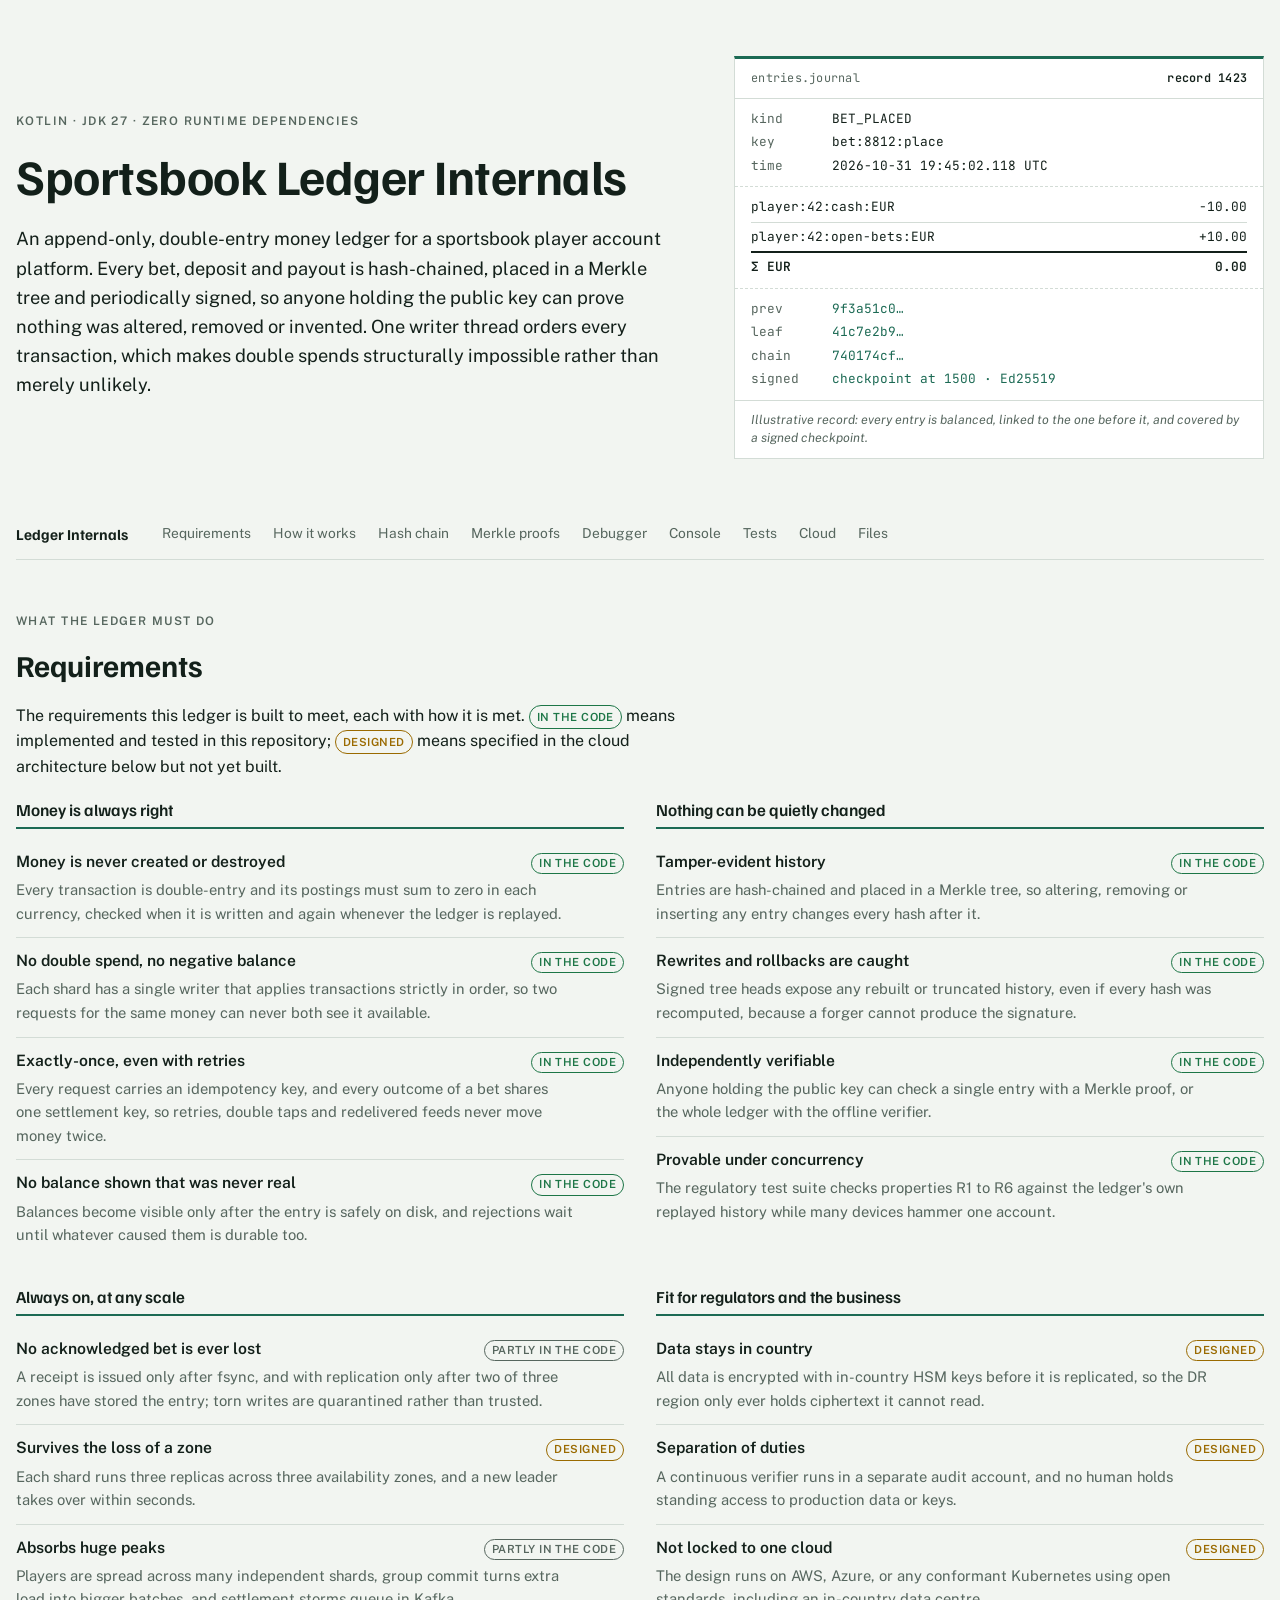
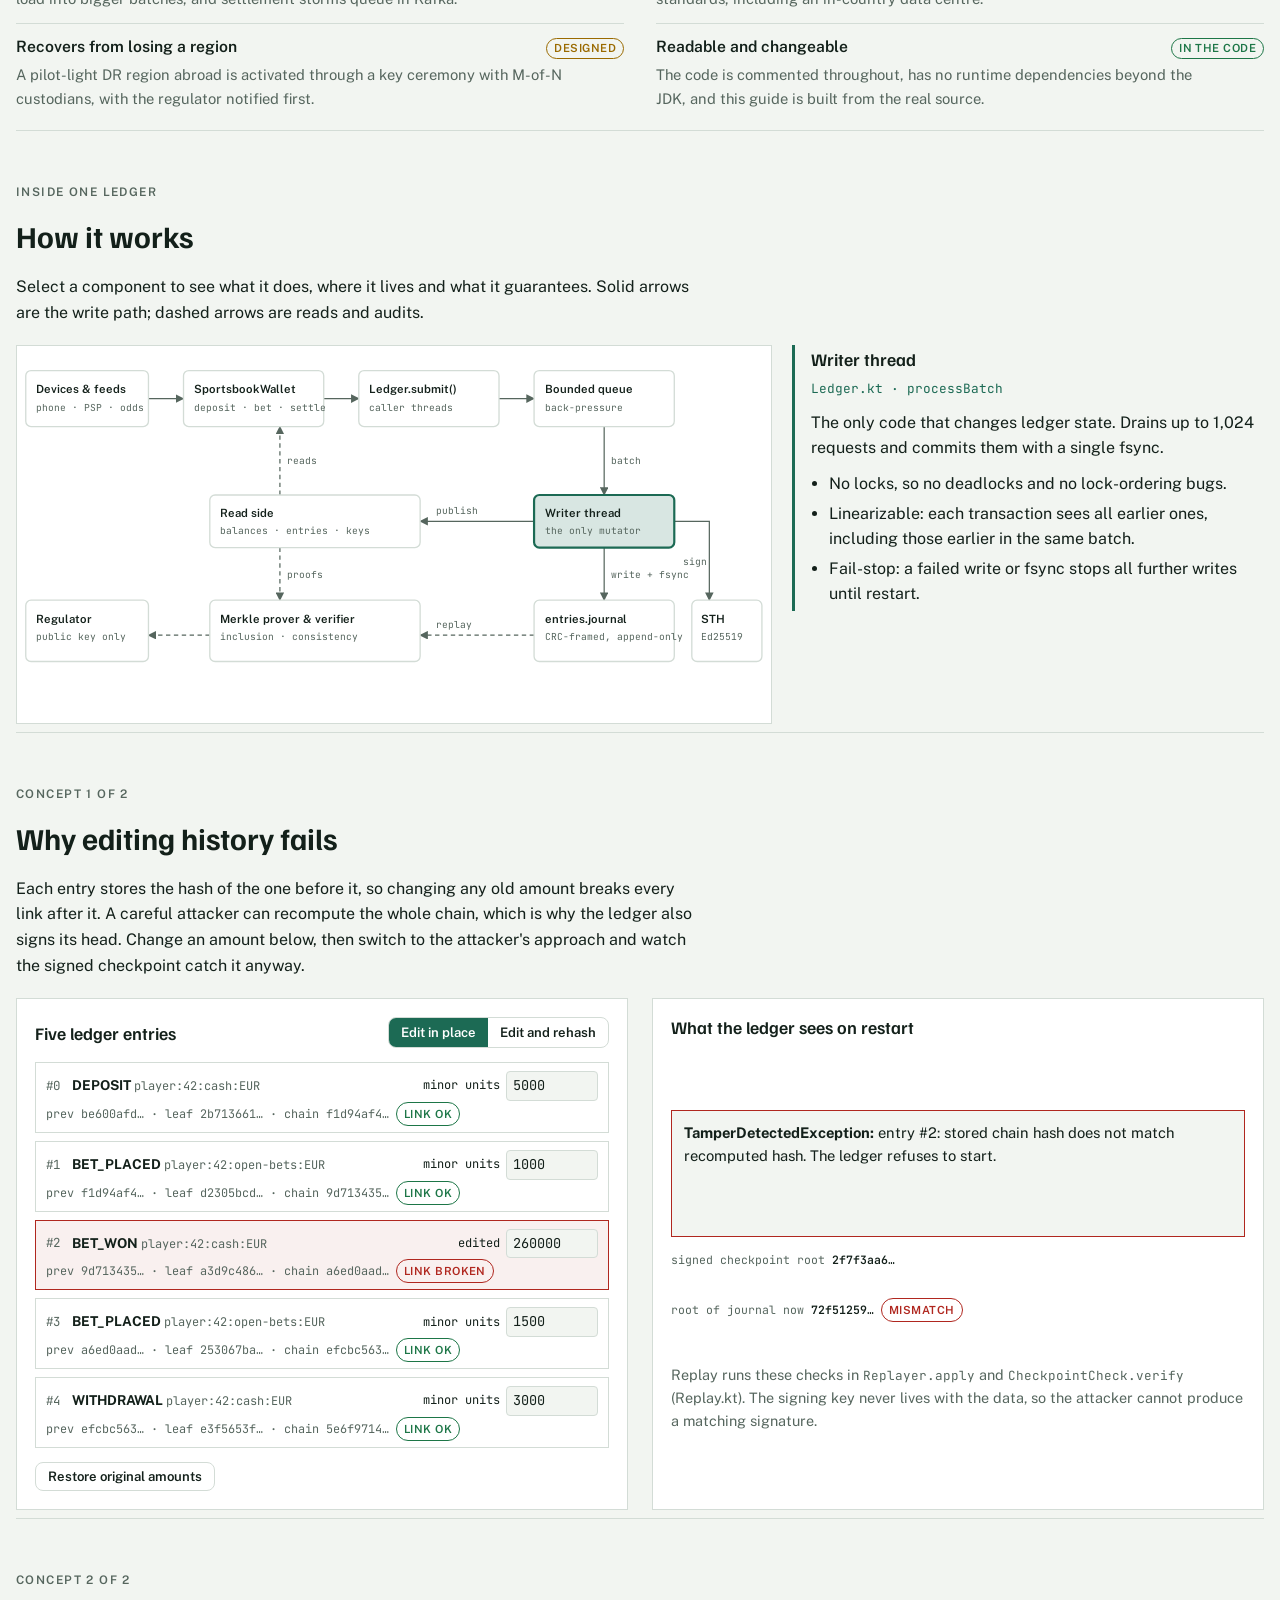
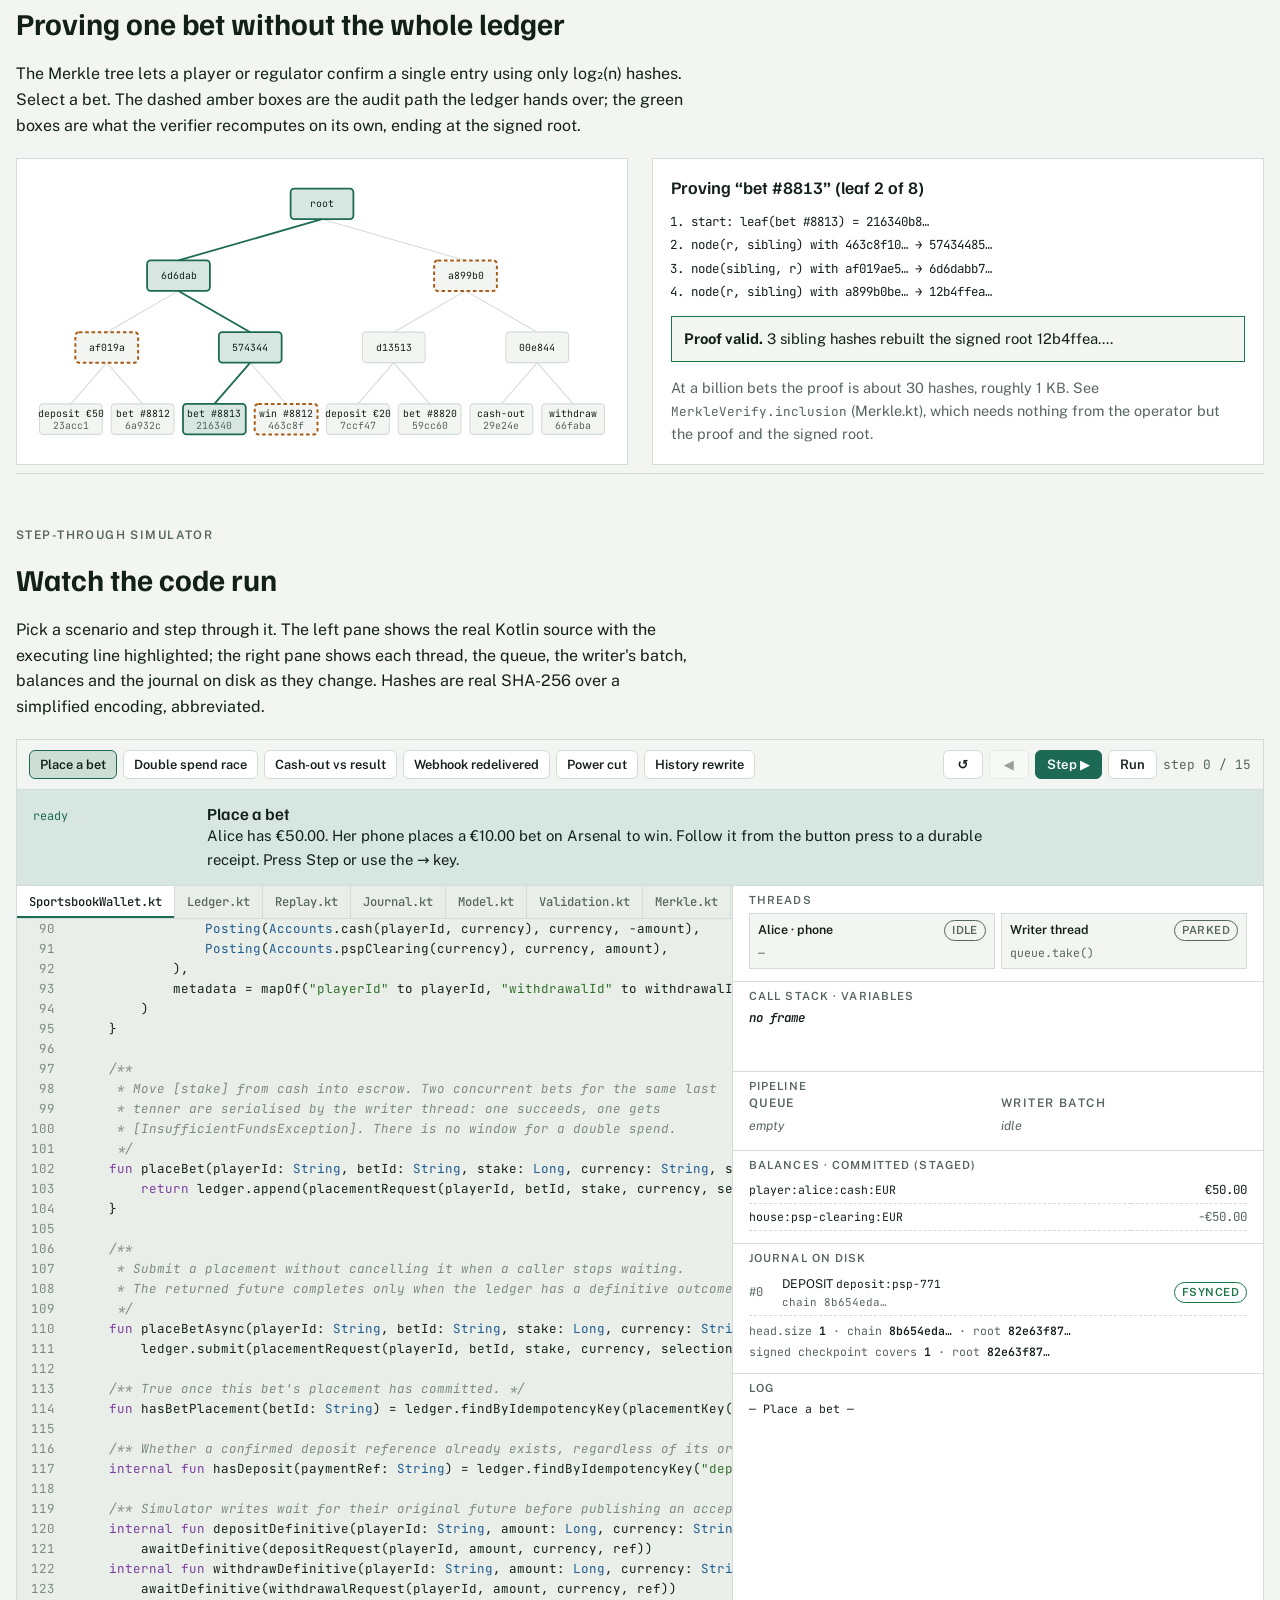
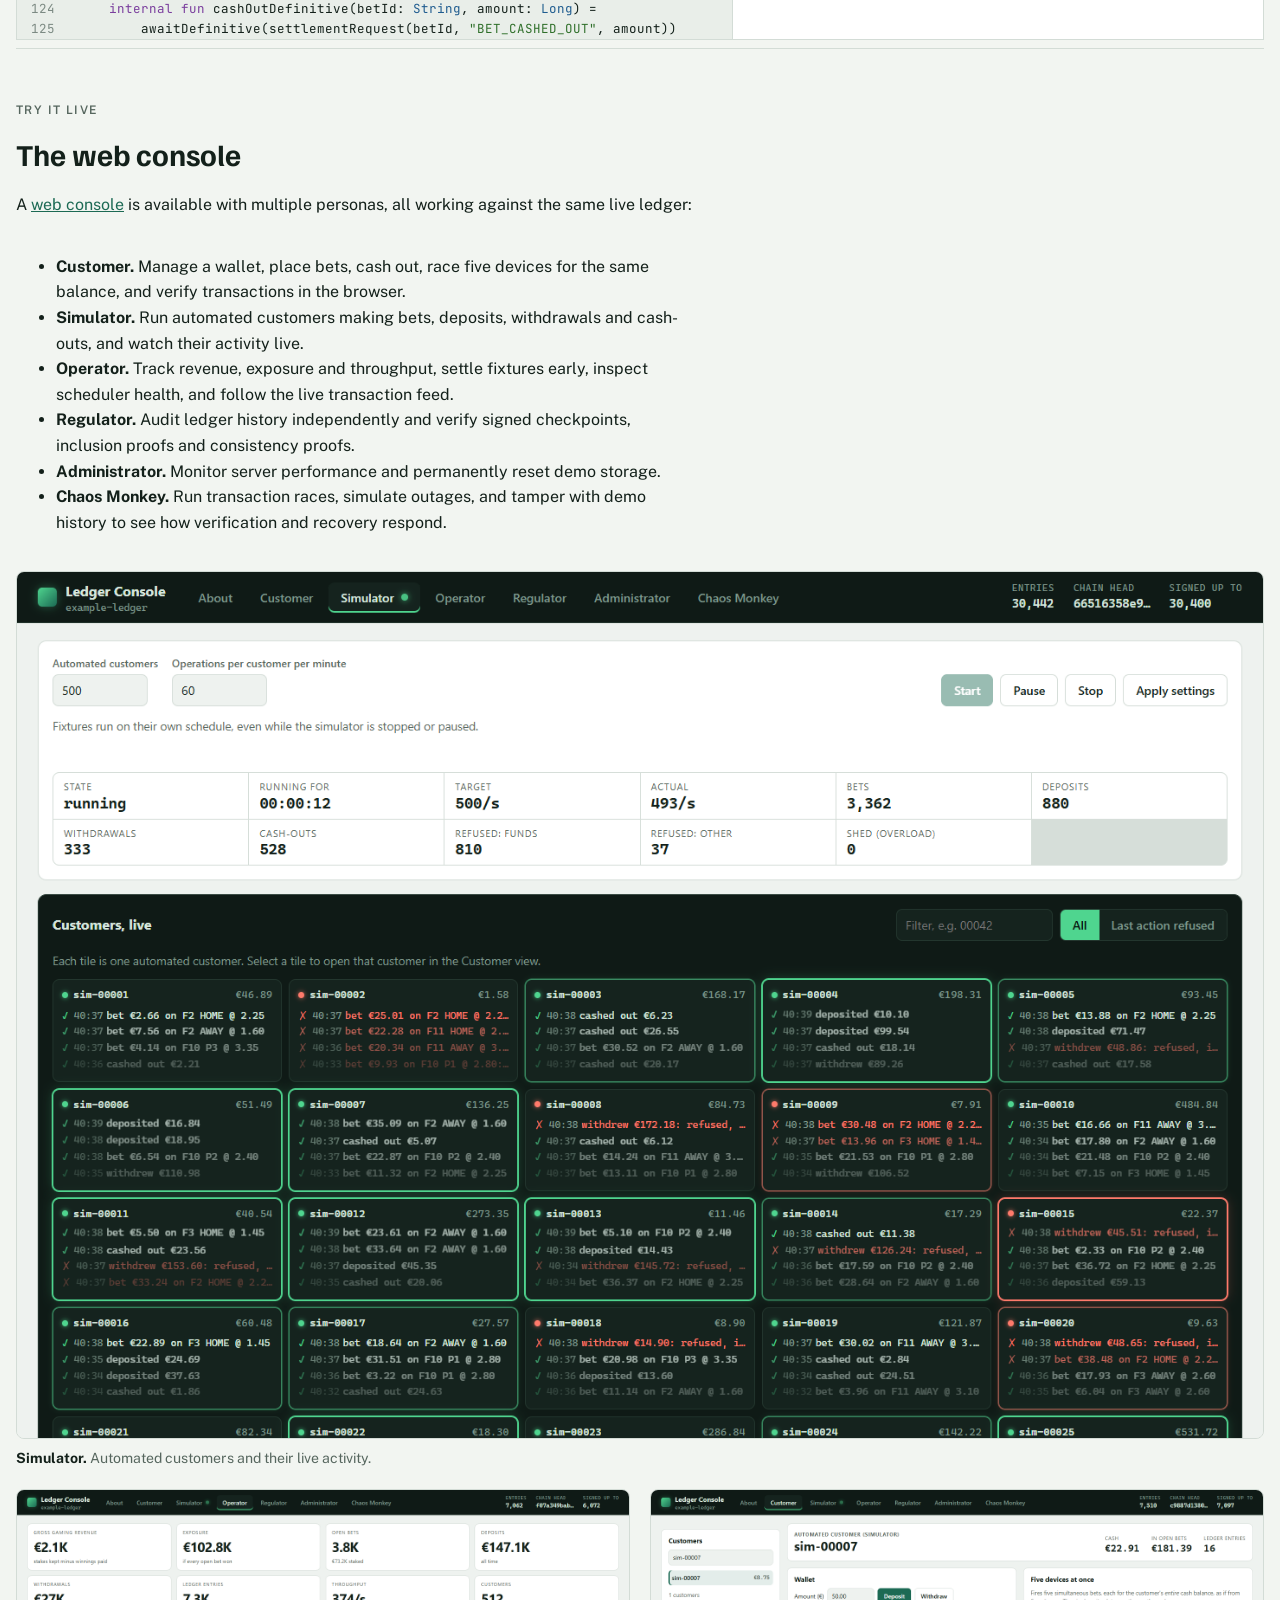
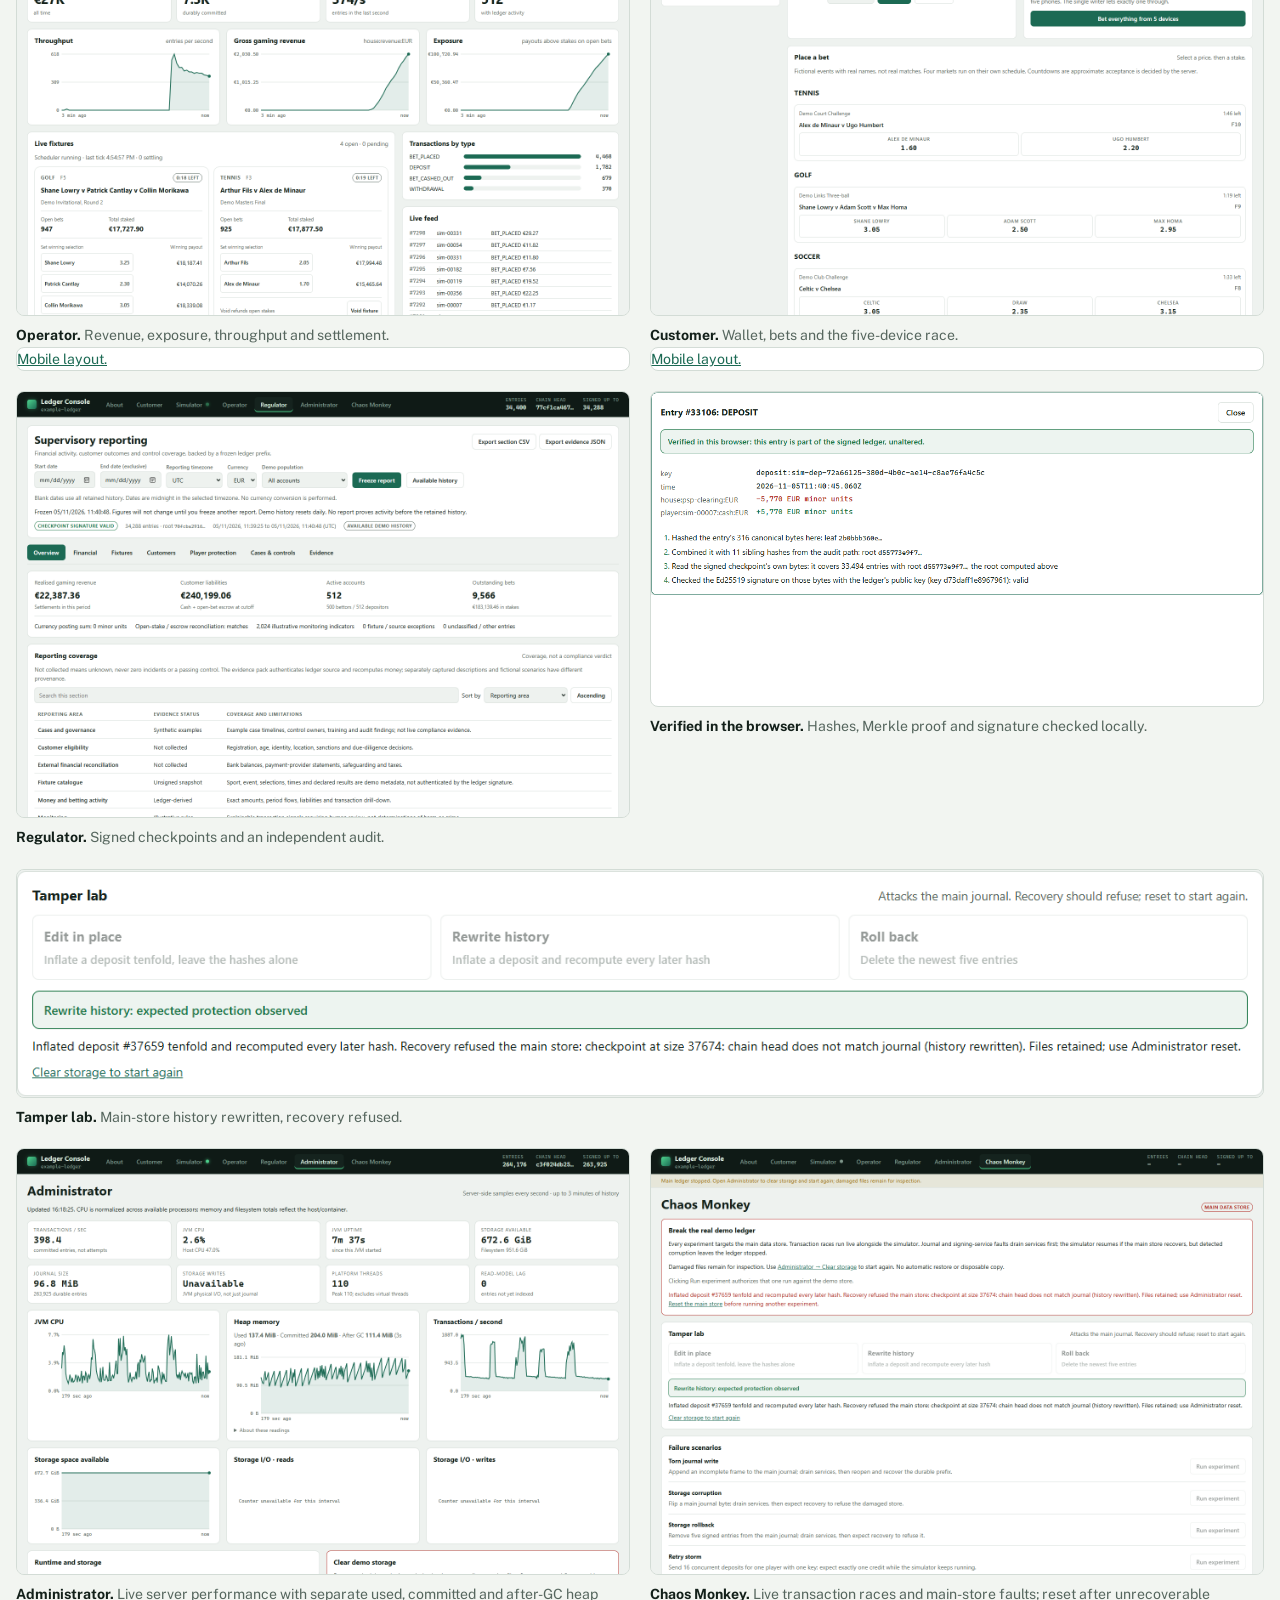
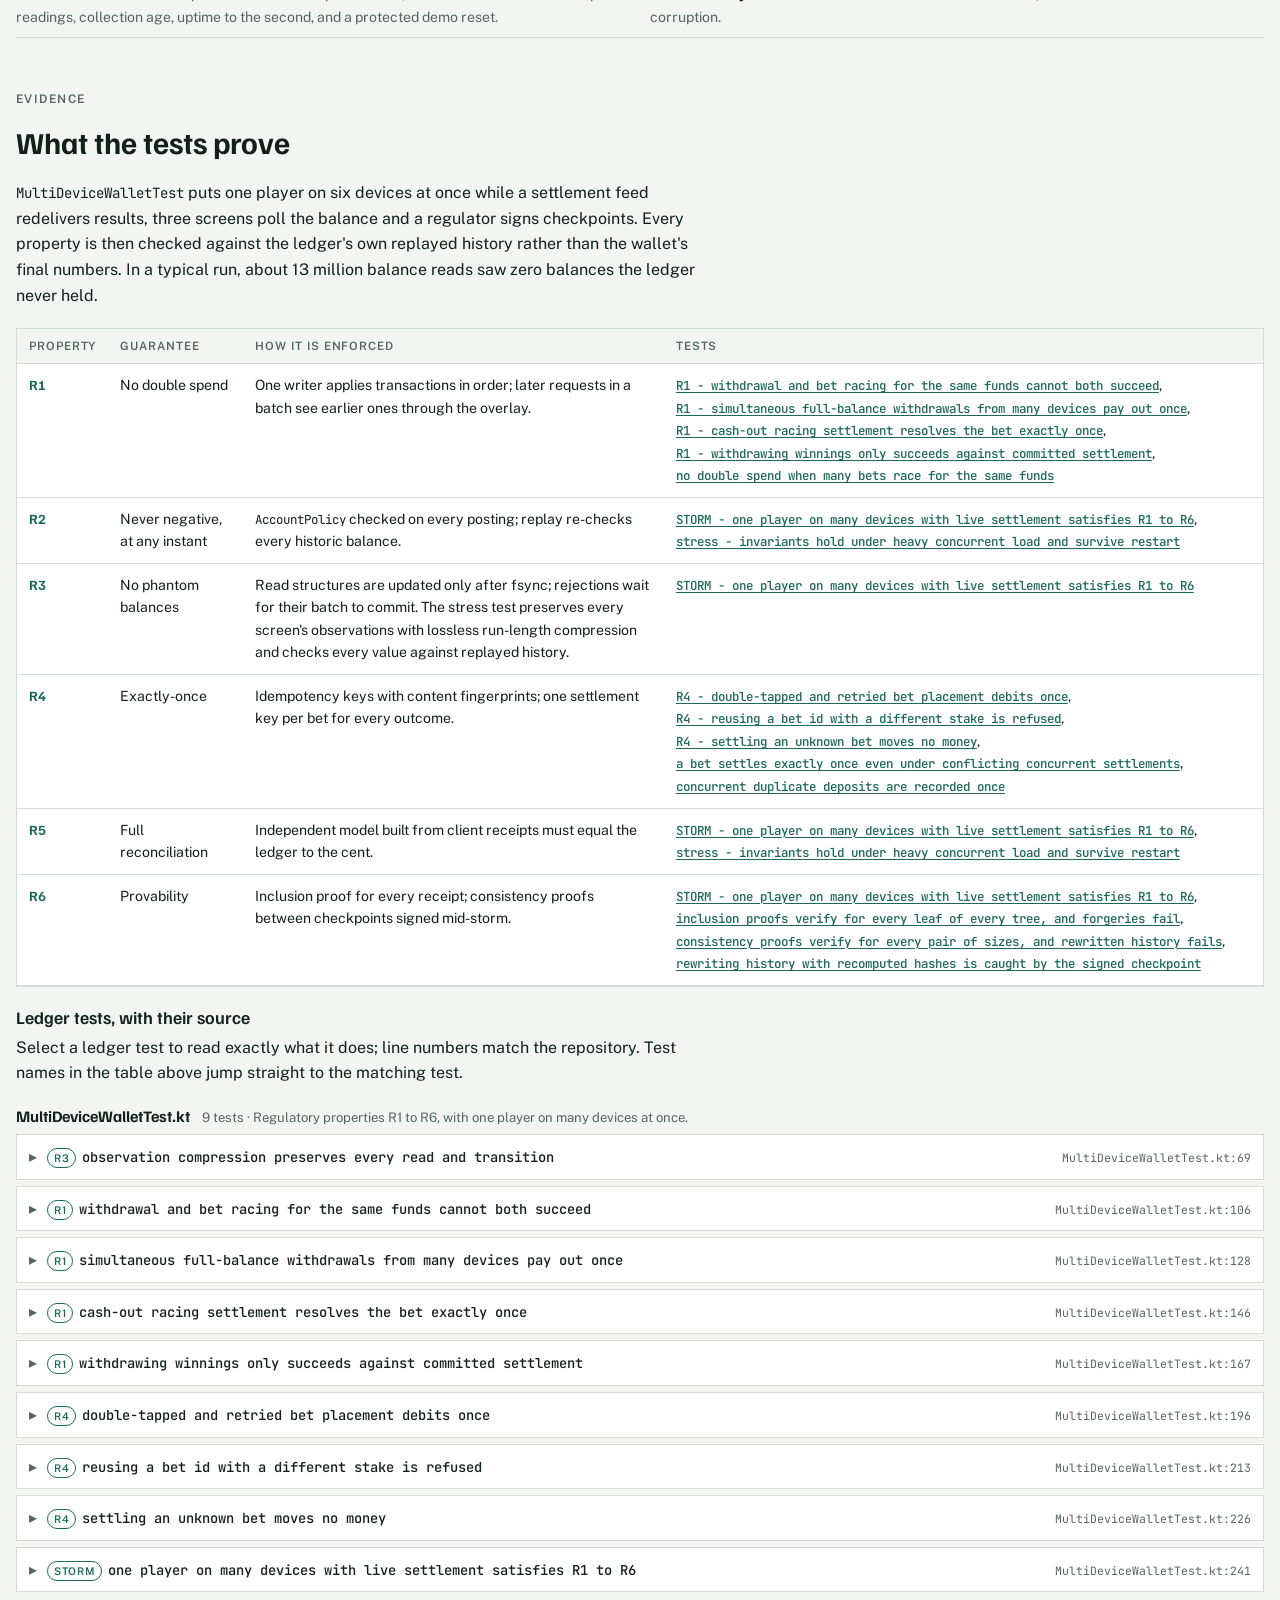
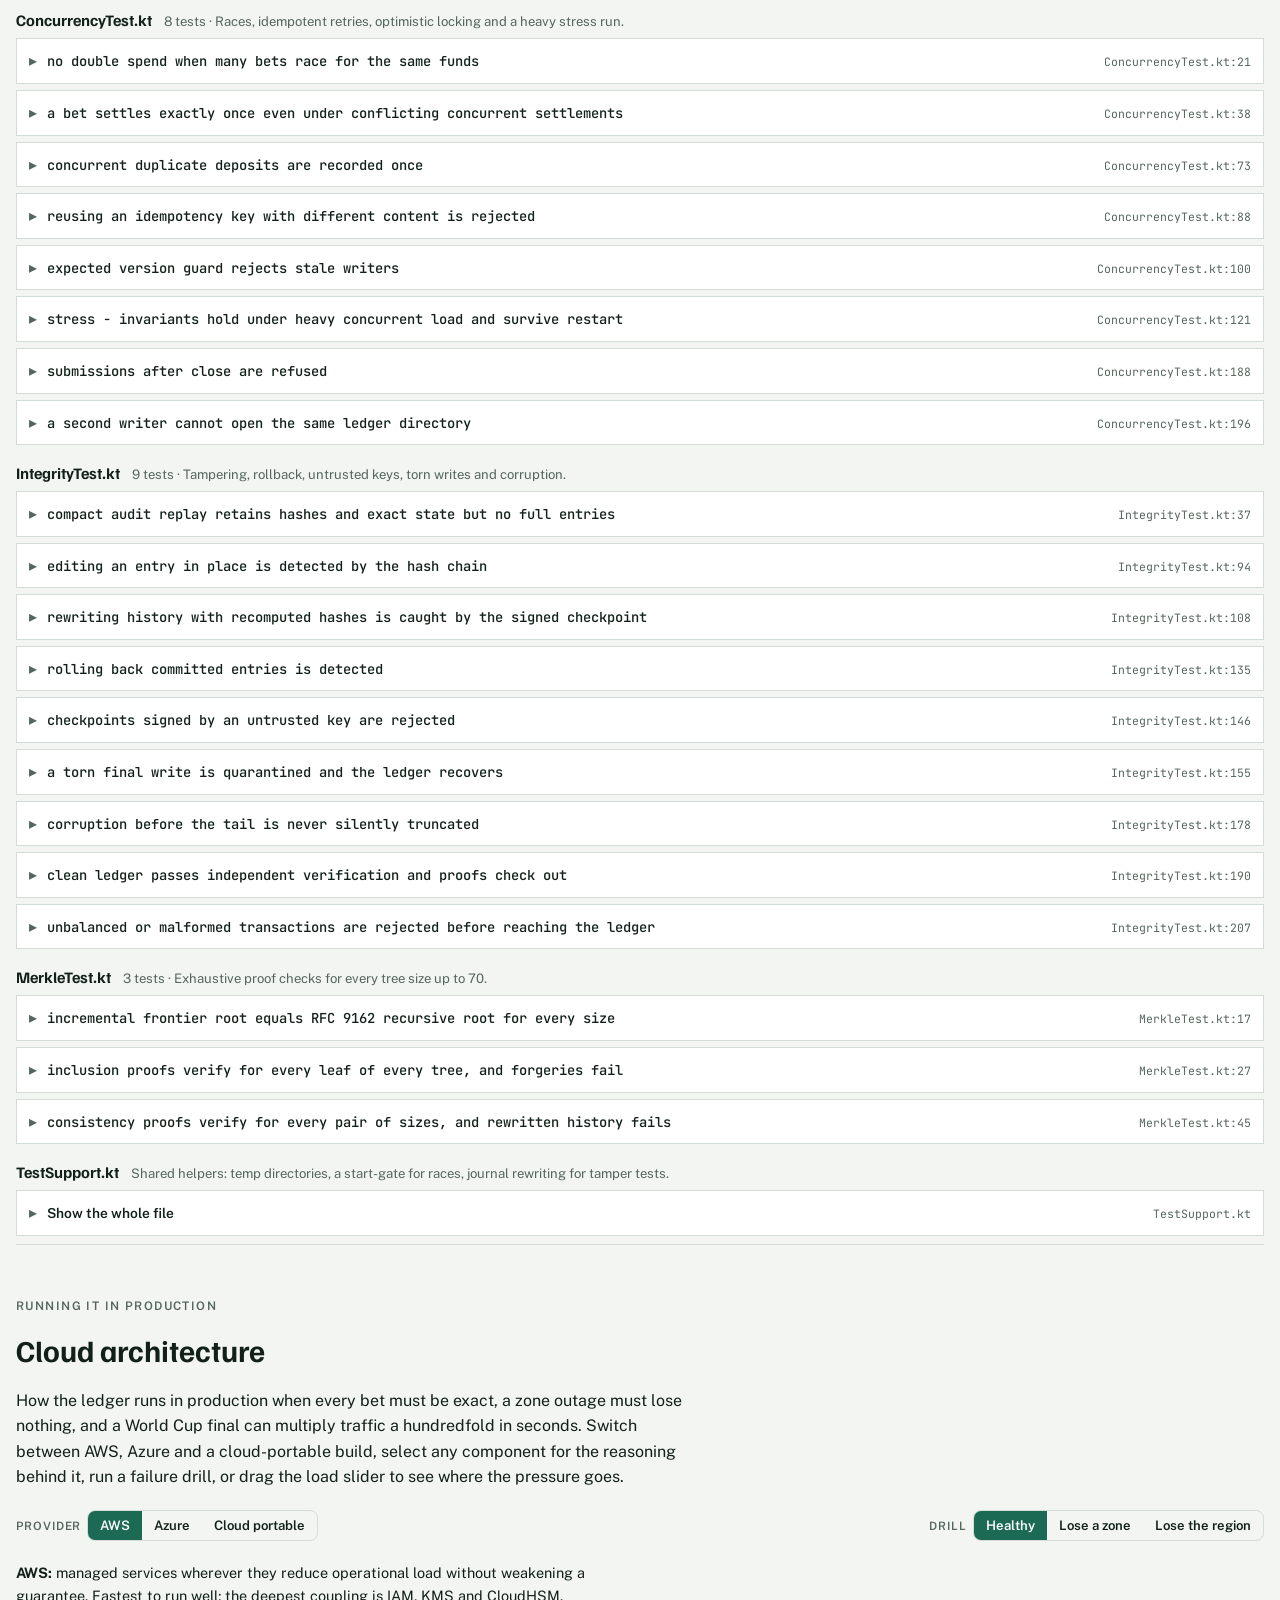
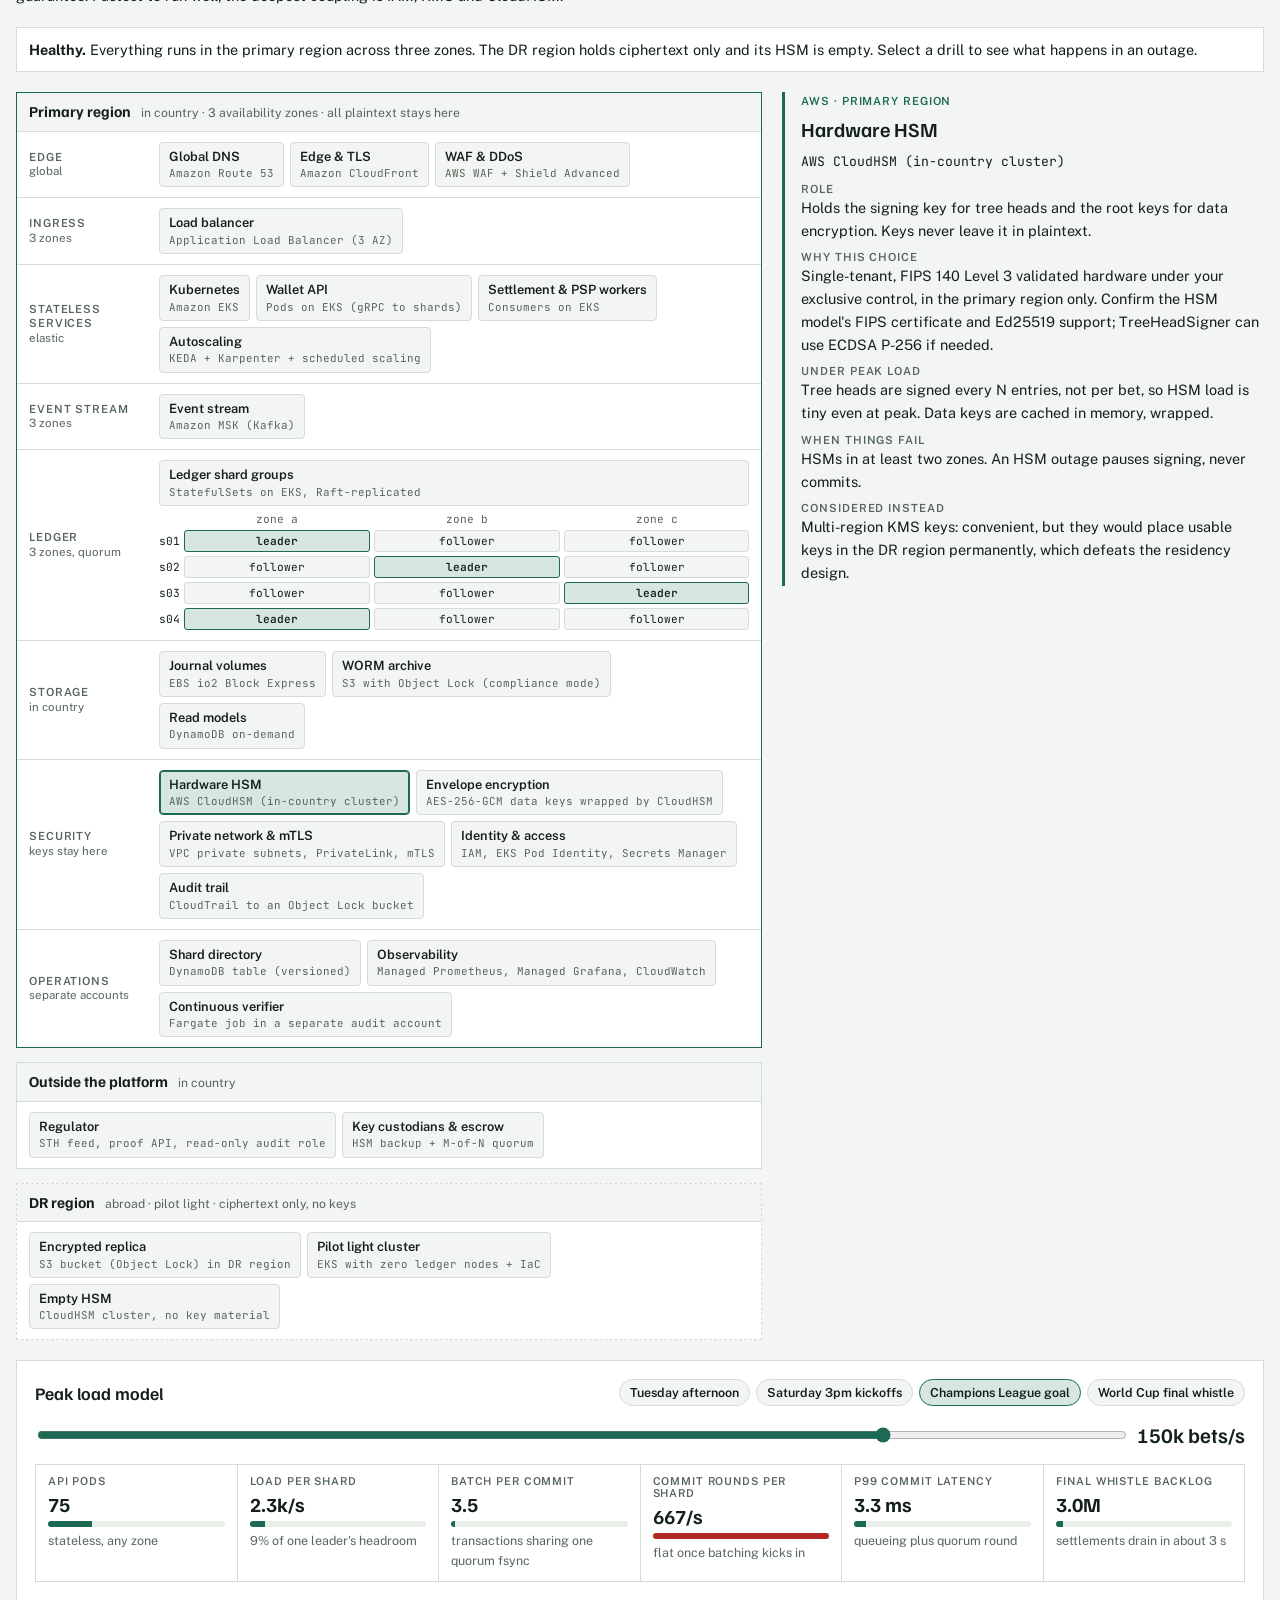
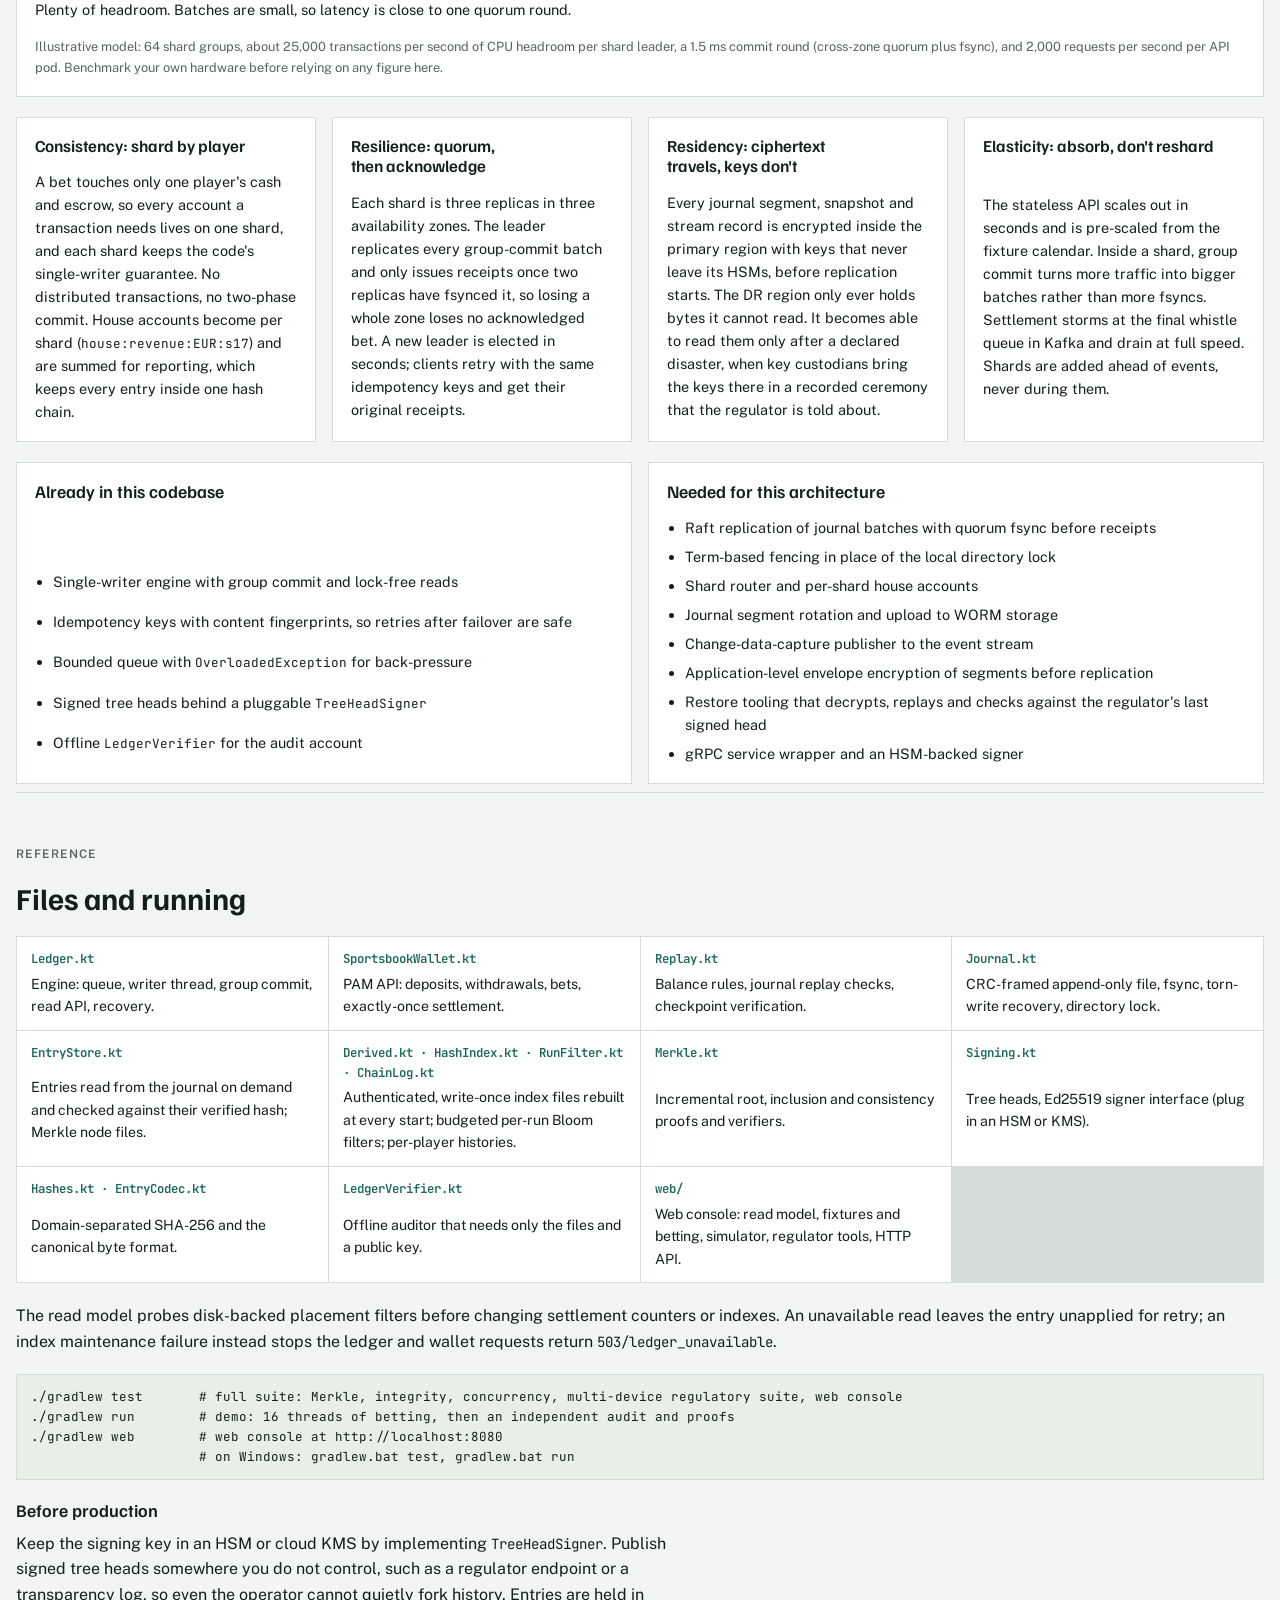
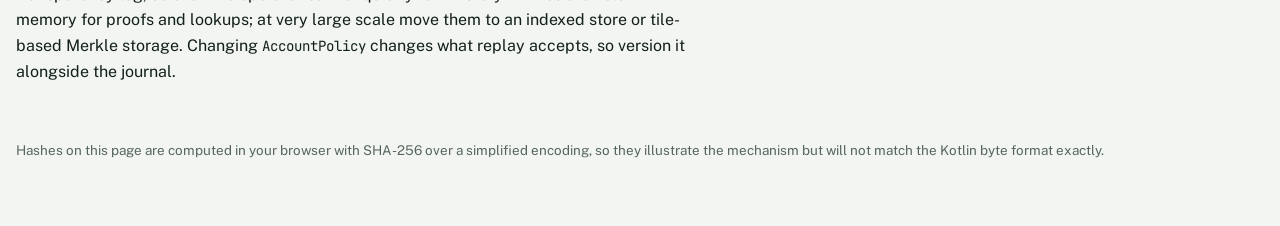
<file: docs/index.html>
<!doctype html>
<html lang="en">
<head>
<meta charset="utf-8">
<meta name="viewport" content="width=device-width, initial-scale=1, viewport-fit=cover">
<style>
:root{color-scheme:light;padding-top:env(safe-area-inset-top,0px);padding-bottom:env(safe-area-inset-bottom,0px)}
body{margin:0} img{max-width:100%} [hidden]{display:none!important}
</style>
<title>Sportsbook Ledger Internals</title>
<meta name="claude:viewport-fit-sides" content="cover">
<link rel="preconnect" href="https://fonts.googleapis.com">
<link rel="stylesheet" href="https://fonts.googleapis.com/css2?family=Familjen+Grotesk:wght@500;600;700&family=Public+Sans:ital,wght@0,400;0,600;1,400&family=JetBrains+Mono:wght@400;600&display=swap">
<style>
/* Layout: a ledger notebook. Long-form explainer with one wide "debugger" workbench
   (code left, machine state right) that collapses to a single column on phones. */
:root{
  --paper:#f2f5f1; --ink:#13201a; --muted:#56665e; --rule:#d3dcd6; --panel:#ffffff;
  --code-bg:#e9eee9; --accent:#1c6a54; --accent-ink:#ffffff; --odds:#a85c17;
  --ok:#1d7647; --bad:#b0271f; --warn:#9a6a00; --hl:rgba(28,106,84,.17); --hl-edge:#1c6a54;
  --kw:#7a3e9d; --str:#2f6f2a; --com:#7c8a83; --num:#a85c17; --typ:#1f5c8f;
  --f-display:"Familjen Grotesk", "Helvetica Neue", Arial, sans-serif;
  --f-body:"Public Sans", "Segoe UI", system-ui, sans-serif;
  --f-mono:"JetBrains Mono", ui-monospace, "SF Mono", Menlo, Consolas, monospace;
}
@media (prefers-color-scheme: dark){:root:not([data-theme="light"]){
  --paper:#0e1412; --ink:#e2eae5; --muted:#93a39a; --rule:#25312c; --panel:#141c19;
  --code-bg:#0a0f0d; --accent:#4cc29a; --accent-ink:#06120d; --odds:#e39a55;
  --ok:#5bd08f; --bad:#f2786d; --warn:#e8c25a; --hl:rgba(76,194,154,.17); --hl-edge:#4cc29a;
  --kw:#c99bf0; --str:#9ad08a; --com:#6f7f78; --num:#e8a565; --typ:#7fb6ec; color-scheme:dark}}
:root[data-theme="dark"]{
  --paper:#0e1412; --ink:#e2eae5; --muted:#93a39a; --rule:#25312c; --panel:#141c19;
  --code-bg:#0a0f0d; --accent:#4cc29a; --accent-ink:#06120d; --odds:#e39a55;
  --ok:#5bd08f; --bad:#f2786d; --warn:#e8c25a; --hl:rgba(76,194,154,.17); --hl-edge:#4cc29a;
  --kw:#c99bf0; --str:#9ad08a; --com:#6f7f78; --num:#e8a565; --typ:#7fb6ec; color-scheme:dark}

*{box-sizing:border-box}
body{background:var(--paper);color:var(--ink);font:16px/1.6 var(--f-body);
  padding-left:max(16px, env(safe-area-inset-left, 0px));padding-right:max(16px, env(safe-area-inset-right, 0px));padding-block:0 64px}
.wrap{max-width:1360px;margin:0 auto}
.prose{max-width:68ch}
h1,h2,h3{font-family:var(--f-display);line-height:1.15;text-wrap:balance;margin:0}
h1{font-size:clamp(2rem,5vw,3.1rem);font-weight:700;letter-spacing:-.01em}
h2{font-size:clamp(1.45rem,3vw,1.9rem);font-weight:700}
h3{font-size:1.1rem;font-weight:600}
p{margin:0}
code,.mono{font-family:var(--f-mono);font-size:.88em}
a{color:var(--accent)}
:focus-visible{outline:2px solid var(--accent);outline-offset:2px}
.eyebrow{font:600 .74rem/1 var(--f-body);letter-spacing:.12em;text-transform:uppercase;color:var(--muted)}
section{padding-block:56px 8px;border-top:1px solid var(--rule);display:grid;gap:20px}
section:first-of-type{border-top:0}

/* ---------- hero ---------- */
header.hero{padding-block:56px 48px;display:grid;grid-template-columns:minmax(0,1.25fr) minmax(0,1fr);gap:24px 56px;align-items:center}
.hero-text{display:grid;gap:20px;align-content:center}
.hero .lede{font-size:1.14rem;color:var(--ink);max-width:62ch}

/* ---------- journal record card (hero) ---------- */
.entrycard{margin:0;background:var(--panel);border:1px solid var(--rule);border-top:3px solid var(--accent);font-family:var(--f-mono);font-size:.8rem;display:grid}
.entrycard figcaption{display:flex;justify-content:space-between;padding:10px 16px;border-bottom:1px solid var(--rule);color:var(--muted);font-size:.74rem;letter-spacing:.02em}
.entrycard figcaption span:last-child{color:var(--ink);font-weight:600}
.entrycard dl{margin:0;padding:10px 16px;display:grid;gap:3px}
.entrycard dl div{display:grid;grid-template-columns:5.5em minmax(0,1fr);gap:10px}
.entrycard dt{color:var(--muted)} .entrycard dd{margin:0;overflow-wrap:anywhere}
.ec-meta{border-bottom:1px dashed var(--rule)}
.ec-post{border-collapse:collapse;margin:6px 16px;width:calc(100% - 32px);font-variant-numeric:tabular-nums}
.ec-post td{padding:4px 0;border-bottom:1px solid var(--rule)}
.ec-post td:last-child{text-align:right;white-space:nowrap}
.ec-post tr.sum td{border-bottom:0;border-top:2px solid var(--ink);font-weight:600}
.ec-hash{border-top:1px dashed var(--rule)}
.ec-hash dd{color:var(--accent)}
.ec-note{padding:10px 16px;border-top:1px solid var(--rule);font:italic .78rem/1.5 var(--f-body);color:var(--muted)}

/* ---------- sticky contents bar ---------- */
.topnav{position:sticky;top:env(safe-area-inset-top,0px);z-index:20;display:flex;gap:8px 24px;align-items:center;flex-wrap:wrap;padding-block:10px;background:var(--paper);border-bottom:1px solid var(--rule);box-shadow:0 0 0 100vmax var(--paper);clip-path:inset(0 -100vmax)}
.topnav .brand{font:700 .95rem var(--f-display);color:var(--ink);text-decoration:none;white-space:nowrap}
.navlinks{display:flex;flex-wrap:wrap;gap:2px}
.navlinks a{font-size:.86rem;color:var(--muted);text-decoration:none;padding:5px 10px;border-radius:6px}
.navlinks a:hover{color:var(--ink);background:var(--panel)}
.navlinks a[aria-current="true"]{color:var(--accent);background:var(--hl);font-weight:600}
body::before{content:"";position:fixed;inset:0 0 auto;height:env(safe-area-inset-top,0px);z-index:21;background:var(--paper)}
section{scroll-margin-top:72px}

/* ---------- requirements ---------- */
.reqgroups{display:grid;grid-template-columns:repeat(auto-fit,minmax(min(100%,480px),1fr));gap:28px 32px}
.reqgroup{display:grid;gap:10px;align-content:start;min-width:0}
.reqgroup h3{font-size:1.05rem;padding-bottom:8px;border-bottom:2px solid var(--accent)}
.reqs{list-style:none;margin:0;padding:0;display:grid}
.reqs li{display:grid;gap:4px;padding:12px 0;border-bottom:1px solid var(--rule)}
.reqs li:last-child{border-bottom:0}
.reqs .rq{display:flex;flex-wrap:wrap;gap:6px 10px;align-items:baseline;justify-content:space-between}
.reqs b{font:600 .98rem/1.35 var(--f-body)}
.reqs p{font-size:.92rem;color:var(--muted);max-width:62ch}

/* ---------- architecture ---------- */
.arch{display:grid;grid-template-columns:minmax(0,1.6fr) minmax(0,1fr);gap:20px;align-items:start}
.diagram{overflow-x:auto;border:1px solid var(--rule);background:var(--panel)}
.diagram svg{display:block;min-width:640px;width:100%;height:auto}
.node rect{fill:var(--panel);stroke:var(--rule);stroke-width:1.5}
.node text{fill:var(--ink);font:600 13px var(--f-body)}
.node .sub{fill:var(--muted);font:400 11px var(--f-mono)}
.node{cursor:pointer}
.node:hover rect,.node:focus rect{stroke:var(--accent)}
.node.on rect{stroke:var(--accent);stroke-width:2.5;fill:var(--hl)}
.node:focus{outline:none}
.edge{stroke:var(--muted);stroke-width:1.4;fill:none}
.edge.dash{stroke-dasharray:5 4}
.elabel{fill:var(--muted);font:11px var(--f-mono)}
#arrow path{fill:var(--muted)}
.info{border-left:3px solid var(--accent);padding:4px 0 4px 16px;display:grid;gap:10px}
.info .file{font-family:var(--f-mono);font-size:.8rem;color:var(--accent)}
.info ul{margin:0;padding-left:18px;display:grid;gap:4px}

/* ---------- playgrounds ---------- */
.two{display:grid;grid-template-columns:repeat(auto-fit,minmax(min(100%,460px),1fr));gap:24px}
.card{background:var(--panel);border:1px solid var(--rule);padding:18px;display:grid;gap:14px;min-width:0}
.seg{display:inline-flex;border:1px solid var(--rule);border-radius:8px;overflow:hidden;flex-wrap:wrap}
.seg button{border:0;background:transparent;color:var(--ink);font:600 .82rem var(--f-body);padding:7px 12px;cursor:pointer}
.seg button[aria-pressed="true"]{background:var(--accent);color:var(--accent-ink)}
.chain{display:grid;gap:8px}
.blk{display:grid;grid-template-columns:auto minmax(0,1fr) auto;gap:4px 12px;align-items:center;border:1px solid var(--rule);padding:8px 10px;font-size:.85rem}
.blk .seq{font-family:var(--f-mono);color:var(--muted);font-size:.78rem}
.blk input{width:92px;font:inherit;font-family:var(--f-mono);padding:3px 6px;border:1px solid var(--rule);background:var(--paper);color:var(--ink);border-radius:4px}
.blk .h{grid-column:1/-1;font-family:var(--f-mono);font-size:.74rem;color:var(--muted);overflow-wrap:anywhere}
.blk.broken{border-color:var(--bad);background:color-mix(in srgb,var(--bad) 7%,var(--panel))}
.pill{font:600 .7rem/1 var(--f-body);letter-spacing:.04em;text-transform:uppercase;padding:4px 7px;border-radius:999px;border:1px solid currentColor;white-space:nowrap}
.pill.ok{color:var(--ok)} .pill.bad{color:var(--bad)} .pill.warn{color:var(--warn)} .pill.mut{color:var(--muted)}
.verdict{font-size:.92rem;padding:10px 12px;border:1px solid var(--rule);background:var(--paper)}
.verdict.bad{border-color:var(--bad)} .verdict.ok{border-color:var(--ok)}
.mtree{overflow-x:auto}
.mtree svg{display:block;min-width:420px;width:100%;height:auto}
.mn rect{fill:var(--paper);stroke:var(--rule);stroke-width:1.2}
.mn text{fill:var(--ink);font:11px var(--f-mono);text-anchor:middle}
.mn.leaf{cursor:pointer}
.mn.leaf:hover rect{stroke:var(--accent)}
.mn.path rect{fill:var(--hl);stroke:var(--accent);stroke-width:2}
.mn.sib rect{stroke:var(--odds);stroke-width:2.2;stroke-dasharray:4 3}
.ml{stroke:var(--rule);stroke-width:1.2}
.ml.path{stroke:var(--accent);stroke-width:2}
.steps-list{margin:0;padding-left:20px;font-family:var(--f-mono);font-size:.78rem;display:grid;gap:3px;overflow-wrap:anywhere}

/* ---------- debugger ---------- */
.dbg{border:1px solid var(--rule);background:var(--panel);display:grid}
.toolbar{display:flex;flex-wrap:wrap;gap:10px;align-items:center;justify-content:space-between;padding:10px 12px;border-bottom:1px solid var(--rule);background:var(--paper)}
.scen{display:flex;flex-wrap:wrap;gap:6px}
.scen button{font:600 .8rem var(--f-body);border:1px solid var(--rule);background:var(--panel);color:var(--ink);padding:6px 10px;border-radius:6px;cursor:pointer}
.scen button[aria-pressed="true"]{border-color:var(--accent);background:var(--hl)}
.ctl{display:flex;gap:6px;align-items:center;flex-wrap:wrap}
.ctl button{font:600 .82rem var(--f-body);border:1px solid var(--rule);background:var(--panel);color:var(--ink);padding:6px 11px;border-radius:6px;cursor:pointer;min-width:40px}
.ctl button.primary{background:var(--accent);color:var(--accent-ink);border-color:var(--accent)}
.ctl button:disabled{opacity:.4;cursor:default}
.ctl .count{font-family:var(--f-mono);font-size:.8rem;color:var(--muted);min-width:76px;text-align:right}
.bench{display:grid;grid-template-columns:minmax(0,1.35fr) minmax(0,1fr);min-height:720px}
.codecol{border-right:1px solid var(--rule);display:grid;grid-template-rows:auto minmax(0,1fr);min-width:0;background:var(--code-bg)}
.tabs{display:flex;overflow-x:auto;border-bottom:1px solid var(--rule)}
.tabs button{font:500 .76rem var(--f-mono);border:0;border-right:1px solid var(--rule);background:transparent;color:var(--muted);padding:8px 12px;cursor:pointer;white-space:nowrap}
.tabs button[aria-selected="true"]{color:var(--ink);background:var(--panel);box-shadow:inset 0 -2px 0 var(--accent)}
.code{overflow:auto;height:720px;font:12.5px/1.6 var(--f-mono);position:relative}
.code .ln{display:grid;grid-template-columns:3.4em 1.4em max-content;white-space:pre;min-width:100%}
.code .no{color:var(--com);text-align:right;padding-right:.4em;user-select:none}
.code .mk{color:var(--hl-edge);user-select:none;text-align:center}
.code .ln.cur{background:var(--hl);box-shadow:inset 3px 0 0 var(--hl-edge)}
.code .ln.cur .no{color:var(--ink);font-weight:600}
.code .ln.cur.first .mk::before{content:"▶"}
.code .ln.seen .mk::before{content:"·";color:var(--com)}
.k{color:var(--kw)} .s{color:var(--str)} .c{color:var(--com);font-style:italic} .n{color:var(--num)} .t{color:var(--typ)}
.statecol{display:grid;align-content:start;min-width:0}
.explain{padding:14px 16px;border-bottom:1px solid var(--rule);display:grid;grid-template-columns:minmax(150px,auto) minmax(0,1fr);gap:4px 24px;align-items:baseline;background:var(--hl)}
.explain p{max-width:90ch}
.explain h3{font-size:1.05rem}
.explain .where{font-family:var(--f-mono);font-size:.74rem;color:var(--accent)}
.explain p{font-size:.93rem}
.pane{border-bottom:1px solid var(--rule)}
.pane > h4{margin:0;font:600 .7rem/1 var(--f-body);letter-spacing:.1em;text-transform:uppercase;color:var(--muted);padding:9px 16px 6px}
.pane .body{padding:0 16px 12px;font-size:.84rem;display:grid;gap:6px}
.vars{display:grid;grid-template-columns:max-content minmax(0,1fr);gap:2px 12px;font-family:var(--f-mono);font-size:.76rem}
.vars dt{color:var(--typ)} .vars dd{margin:0;overflow-wrap:anywhere}
.stack{margin:0;padding:0;list-style:none;font-family:var(--f-mono);font-size:.76rem;display:grid;gap:2px}
.stack li:first-child{color:var(--ink);font-weight:600}
.stack li{color:var(--muted)}
.threads{display:grid;grid-template-columns:repeat(auto-fit,minmax(150px,1fr));gap:6px}
.th{border:1px solid var(--rule);padding:6px 8px;display:grid;gap:3px;font-size:.78rem;background:var(--paper)}
.th .nm{font-weight:600;display:flex;justify-content:space-between;gap:6px;align-items:center}
.th .op{font-family:var(--f-mono);font-size:.72rem;color:var(--muted);overflow-wrap:anywhere}
.lanes{display:grid;grid-template-columns:minmax(0,1fr) minmax(0,1fr);gap:10px}
.chips{display:flex;flex-wrap:wrap;gap:4px;min-height:24px;align-items:center}
.chip{font-family:var(--f-mono);font-size:.7rem;border:1px solid var(--rule);padding:3px 6px;border-radius:4px;background:var(--paper)}
.chip.ok{border-color:var(--ok)} .chip.bad{border-color:var(--bad);color:var(--bad)} .chip.warn{border-color:var(--warn)}
.empty{color:var(--muted);font-style:italic;font-size:.78rem}
table.bal{border-collapse:collapse;width:100%;font-size:.78rem}
.bal td{padding:3px 0;border-bottom:1px dashed var(--rule);font-variant-numeric:tabular-nums}
.bal td:first-child{font-family:var(--f-mono);font-size:.72rem;overflow-wrap:anywhere;padding-right:8px}
.bal td.amt{text-align:right;font-family:var(--f-mono);white-space:nowrap}
.bal td.amt.neg{color:var(--muted)}
.bal .delta{color:var(--odds);font-size:.7rem;margin-left:4px}
.jr{display:grid;grid-template-columns:2.2em minmax(0,1fr) auto;gap:6px;align-items:center;font-size:.76rem;padding:4px 0;border-bottom:1px dashed var(--rule)}
.jr .sq{font-family:var(--f-mono);color:var(--muted)}
.jr .hh{font-family:var(--f-mono);font-size:.68rem;color:var(--muted);display:block}
.headline{font-family:var(--f-mono);font-size:.72rem;display:grid;gap:2px;color:var(--muted)}
.headline b{color:var(--ink);font-weight:600}
.console{font-family:var(--f-mono);font-size:.72rem;display:grid;gap:2px;max-height:120px;overflow:auto}
.console div{color:var(--muted)} .console div:last-child{color:var(--ink)}
.banner{margin:10px 16px 0;padding:8px 10px;font-size:.84rem;border:1px solid var(--rule);background:var(--paper)}
.banner.bad{border-color:var(--bad);color:var(--bad)} .banner.ok{border-color:var(--ok)}

/* ---------- expandable tests ---------- */
.tlink{font:500 .78rem/1.4 var(--f-mono);color:var(--accent);background:none;border:0;padding:0;text-align:left;cursor:pointer;text-decoration:underline;text-decoration-thickness:1px;text-underline-offset:2px}
.tlink:hover{text-decoration-thickness:2px}
.tests{display:grid;gap:18px}
.tgroup{display:grid;gap:6px}
.tgroup > header{display:flex;flex-wrap:wrap;gap:4px 12px;align-items:baseline}
.tgroup > header h4{margin:0;font:700 1rem var(--f-display)}
.tgroup > header span{font-size:.82rem;color:var(--muted)}
.tests details{border:1px solid var(--rule);background:var(--panel)}
.tests details[open]{border-color:var(--accent)}
.tests summary{cursor:pointer;padding:9px 12px;display:grid;grid-template-columns:auto minmax(0,1fr) auto;gap:10px;align-items:baseline;list-style:none}
.tests summary::-webkit-details-marker{display:none}
.tests summary::before{content:"▸";color:var(--muted);transition:transform .15s}
.tests details[open] > summary::before{transform:rotate(90deg)}
.tests summary .tn{font:500 .86rem/1.4 var(--f-mono);overflow-wrap:anywhere}
.tests summary .tl{font:.72rem var(--f-mono);color:var(--muted);white-space:nowrap}
.tests summary .tag{font:600 .66rem/1 var(--f-body);letter-spacing:.06em;text-transform:uppercase;color:var(--accent);border:1px solid currentColor;border-radius:999px;padding:3px 6px;margin-right:6px}
.tests details.whole > summary .tn{font-family:var(--f-body);font-weight:600}
.tcode{overflow:auto;max-height:560px;font:12.5px/1.6 var(--f-mono);background:var(--code-bg);border-top:1px solid var(--rule);padding-block:6px}
.tcode .ln{display:grid;grid-template-columns:3.4em max-content;white-space:pre;min-width:100%}
.tcode .no{color:var(--com);text-align:right;padding-right:1em;user-select:none}
.tests details.flash{animation:flash 1.2s ease-out}
@keyframes flash{from{box-shadow:0 0 0 3px var(--accent)}to{box-shadow:0 0 0 0 transparent}}
@media (prefers-reduced-motion:reduce){.tests details.flash{animation:none}.tests summary::before{transition:none}}

/* ---------- console screenshots ---------- */
.shots{display:grid;grid-template-columns:repeat(2,minmax(0,1fr));gap:20px}
.shot{margin:0;display:grid;gap:8px;min-width:0}
.shot a{display:block;border:1px solid var(--rule);border-radius:8px;overflow:hidden;background:var(--panel)}
.shot a:hover{border-color:var(--accent)}
.shot img{display:block;width:100%;height:auto}
.shot figcaption{font-size:.88rem;color:var(--muted);max-width:80ch}
.shot figcaption b{color:var(--ink)}
@media (max-width:900px){.shots{grid-template-columns:1fr}}

/* ---------- tables ---------- */
.tblwrap{overflow-x:auto;border:1px solid var(--rule)}
table.reg{border-collapse:collapse;width:100%;min-width:640px;font-size:.88rem;background:var(--panel)}
.reg th,.reg td{text-align:left;padding:10px 12px;border-bottom:1px solid var(--rule);vertical-align:top}
.reg th{font:600 .72rem var(--f-body);letter-spacing:.08em;text-transform:uppercase;color:var(--muted);background:var(--paper)}
.reg td:first-child{font-family:var(--f-display);font-weight:700;color:var(--accent);white-space:nowrap}
.reg code{font-size:.78rem}
pre.cmd{margin:0;background:var(--code-bg);border:1px solid var(--rule);padding:12px 14px;overflow-x:auto;font:12.5px/1.6 var(--f-mono)}
.filemap{display:grid;grid-template-columns:repeat(auto-fit,minmax(min(100%,260px),1fr));gap:1px;background:var(--rule);border:1px solid var(--rule)}
.filemap div{background:var(--panel);padding:12px 14px;display:grid;gap:4px;font-size:.88rem}
.filemap code{color:var(--accent);font-weight:600}
footer{margin-top:48px;color:var(--muted);font-size:.84rem}

/* ---------- cloud architecture ---------- */
.cloudbar{display:flex;flex-wrap:wrap;gap:10px 16px;justify-content:space-between;align-items:center}
.cloudbar .lbl{font:600 .72rem var(--f-body);letter-spacing:.08em;text-transform:uppercase;color:var(--muted);margin-right:6px}
.cloud{display:grid;grid-template-columns:minmax(0,1.55fr) minmax(0,1fr);gap:20px;align-items:start}
.regions{display:grid;gap:14px;min-width:0}
.region{border:1.5px solid var(--rule);display:grid;gap:0;min-width:0;background:var(--panel)}
.region.primary{border-color:var(--accent)}
.region.dr{border-style:dashed}
.region.outside .tnodes,.region.dr .tnodes{padding:10px 12px}
.rhead{display:flex;flex-wrap:wrap;gap:4px 10px;align-items:baseline;padding:8px 12px;border-bottom:1px solid var(--rule);background:var(--paper)}
.rhead b{font:700 .95rem var(--f-display)}
.rhead span{font-size:.76rem;color:var(--muted)}
.tiers{display:grid;gap:1px;background:var(--rule)}
.tier{background:var(--panel);display:grid;grid-template-columns:118px minmax(0,1fr);gap:12px;padding:10px 12px;align-items:center}
.tier .tl{font:600 .7rem/1.3 var(--f-body);letter-spacing:.08em;text-transform:uppercase;color:var(--muted)}
.tier .tl span{display:block;text-transform:none;letter-spacing:0;font-weight:400;font-size:.72rem}
.tnodes{display:flex;flex-wrap:wrap;gap:6px;min-width:0}
.cn{border:1px solid var(--rule);background:var(--paper);color:var(--ink);padding:6px 9px;text-align:left;display:grid;gap:1px;font:600 .8rem/1.3 var(--f-body);cursor:pointer;border-radius:4px;min-width:0;max-width:100%}
.cn small{font:400 .68rem/1.3 var(--f-mono);color:var(--muted);overflow-wrap:anywhere}
.cn:hover{border-color:var(--accent)}
.cn.on{border-color:var(--accent);background:var(--hl);box-shadow:inset 0 0 0 1px var(--accent)}
.cn.degraded{border-color:var(--warn)}
.cn.degraded small::after{content:" · degraded";color:var(--warn)}
.cn.down{opacity:.38;border-style:dashed}
.cn.down small::after{content:" · down";color:var(--bad)}
.cn.promoted{border-color:var(--ok);box-shadow:inset 0 0 0 1px var(--ok)}
.cn.promoted small::after{content:" · promoted";color:var(--ok)}
.shardbox{display:grid;gap:6px;min-width:0}
.shardgrid{display:grid;grid-template-columns:auto repeat(3,minmax(0,1fr));gap:4px;font:.7rem var(--f-mono);align-items:center}
.shardgrid .hd{color:var(--muted);text-align:center}
.shardgrid .hd.dead{color:var(--bad);text-decoration:line-through}
.rep{border:1px solid var(--rule);padding:3px 4px;text-align:center;background:var(--paper);border-radius:3px}
.rep.L{background:var(--hl);border-color:var(--accent);font-weight:600}
.rep.dead{opacity:.35;border-style:dashed}
.rep.moved{border-color:var(--ok);box-shadow:inset 0 0 0 1px var(--ok)}
.cdetail{position:sticky;top:calc(env(safe-area-inset-top,0px) + 16px);border-left:3px solid var(--accent);padding:2px 0 2px 16px;display:grid;gap:10px;min-width:0}
.cdetail .prov{font:600 .7rem var(--f-body);letter-spacing:.08em;text-transform:uppercase;color:var(--accent)}
.cdetail h3{font-size:1.25rem}
.cdetail .svc{font-family:var(--f-mono);font-size:.82rem;color:var(--ink)}
.cdetail dl{margin:0;display:grid;gap:8px}
.cdetail dt{font:600 .7rem var(--f-body);letter-spacing:.08em;text-transform:uppercase;color:var(--muted)}
.cdetail dd{margin:0;font-size:.9rem}
.drillnote{font-size:.9rem;padding:10px 12px;border:1px solid var(--rule);background:var(--panel)}
.drillnote.warn{border-color:var(--warn)} .drillnote.bad{border-color:var(--bad)}
.presets{display:flex;flex-wrap:wrap;gap:6px}
.presets button{font:600 .78rem var(--f-body);border:1px solid var(--rule);background:var(--paper);color:var(--ink);padding:5px 10px;border-radius:999px;cursor:pointer}
.presets button[aria-pressed="true"]{border-color:var(--accent);background:var(--hl)}
.loadrow{display:grid;grid-template-columns:minmax(0,1fr) auto;gap:12px;align-items:center}
.loadrow input{width:100%;accent-color:var(--accent)}
.loadrow output{font:600 1.3rem var(--f-display);font-variant-numeric:tabular-nums;white-space:nowrap}
.meters{display:grid;grid-template-columns:repeat(auto-fit,minmax(min(100%,180px),1fr));gap:1px;background:var(--rule);border:1px solid var(--rule)}
.meter{background:var(--panel);padding:10px 12px;display:grid;gap:4px;align-content:start}
.meter .k{font:600 .68rem var(--f-body);letter-spacing:.08em;text-transform:uppercase;color:var(--muted)}
.meter b{font:700 1.25rem var(--f-display);font-variant-numeric:tabular-nums}
.meter span{font-size:.78rem;color:var(--muted)}
.bar{height:6px;background:var(--code-bg);border-radius:3px;overflow:hidden}
.bar i{display:block;height:100%;background:var(--accent)}
.bar i.hot{background:var(--warn)} .bar i.over{background:var(--bad)}
.principles{display:grid;grid-template-columns:repeat(auto-fit,minmax(min(100%,280px),1fr));gap:16px}
.principles .card h3{font-size:1.05rem}
.principles .card p{font-size:.9rem}
.roadmap{display:grid;grid-template-columns:repeat(auto-fit,minmax(min(100%,320px),1fr));gap:16px}
.roadmap ul{margin:0;padding-left:18px;display:grid;gap:6px;font-size:.9rem}

@media (max-width:900px){
  header.hero{grid-template-columns:1fr}
  .explain{grid-template-columns:1fr}
  .cloud{grid-template-columns:1fr}
  .cdetail{position:static}
  .tier{grid-template-columns:1fr;gap:6px}

  .arch{grid-template-columns:1fr}
  .bench{grid-template-columns:1fr;min-height:0}
  .codecol{border-right:0;border-bottom:1px solid var(--rule)}
  .code{height:340px}
  .lanes{grid-template-columns:1fr}
}
@media (prefers-reduced-motion:reduce){*{scroll-behavior:auto!important}}
</style>
</head>
<body>


<div class="wrap">
<header class="hero" id="top">
  <div class="hero-text">
    <div class="eyebrow">Kotlin · JDK 27 · zero runtime dependencies</div>
    <h1>Sportsbook Ledger Internals</h1>
    <p class="lede">An append-only, double-entry money ledger for a sportsbook player account platform. Every bet, deposit and payout is hash-chained, placed in a Merkle tree and periodically signed, so anyone holding the public key can prove nothing was altered, removed or invented. One writer thread orders every transaction, which makes double spends structurally impossible rather than merely unlikely.</p>
  </div>
  <figure class="entrycard" aria-label="An example ledger entry">
    <figcaption><span>entries.journal</span><span>record 1423</span></figcaption>
    <dl class="ec-meta">
      <div><dt>kind</dt><dd>BET_PLACED</dd></div>
      <div><dt>key</dt><dd>bet:8812:place</dd></div>
      <div><dt>time</dt><dd>2026-10-31 19:45:02.118 UTC</dd></div>
    </dl>
    <table class="ec-post">
      <tr><td>player:42:cash:EUR</td><td>−10.00</td></tr>
      <tr><td>player:42:open-bets:EUR</td><td>+10.00</td></tr>
      <tr class="sum"><td>Σ EUR</td><td>0.00</td></tr>
    </table>
    <dl class="ec-hash">
      <div><dt>prev</dt><dd>9f3a51c0…</dd></div>
      <div><dt>leaf</dt><dd>41c7e2b9…</dd></div>
      <div><dt>chain</dt><dd>740174cf…</dd></div>
      <div><dt>signed</dt><dd>checkpoint at 1500 · Ed25519</dd></div>
    </dl>
    <p class="ec-note">Illustrative record: every entry is balanced, linked to the one before it, and covered by a signed checkpoint.</p>
  </figure>
</header>

<nav class="topnav" aria-label="Contents">
  <a class="brand" href="#top">Ledger Internals</a>
  <div class="navlinks">
    <a href="#requirements">Requirements</a><a href="#architecture">How it works</a><a href="#chain">Hash chain</a><a href="#merkle">Merkle proofs</a><a href="#debugger">Debugger</a><a href="#web-console">Console</a><a href="#regulators">Tests</a><a href="#cloud">Cloud</a><a href="#files">Files</a>
  </div>
</nav>

<!-- ======================= REQUIREMENTS ======================= -->
<section id="requirements">
  <div class="eyebrow">What the ledger must do</div>
  <h2>Requirements</h2>
  <p class="prose">The requirements this ledger is built to meet, each with how it is met. <span class="pill ok">In the code</span> means implemented and tested in this repository; <span class="pill warn">Designed</span> means specified in the cloud architecture below but not yet built.</p>
  <div class="reqgroups">
    <div class="reqgroup"><h3>Money is always right</h3><ul class="reqs">
      <li><div class="rq"><b>Money is never created or destroyed</b><span class="pill ok">In the code</span></div><p>Every transaction is double-entry and its postings must sum to zero in each currency, checked when it is written and again whenever the ledger is replayed.</p></li>
      <li><div class="rq"><b>No double spend, no negative balance</b><span class="pill ok">In the code</span></div><p>Each shard has a single writer that applies transactions strictly in order, so two requests for the same money can never both see it available.</p></li>
      <li><div class="rq"><b>Exactly-once, even with retries</b><span class="pill ok">In the code</span></div><p>Every request carries an idempotency key, and every outcome of a bet shares one settlement key, so retries, double taps and redelivered feeds never move money twice.</p></li>
      <li><div class="rq"><b>No balance shown that was never real</b><span class="pill ok">In the code</span></div><p>Balances become visible only after the entry is safely on disk, and rejections wait until whatever caused them is durable too.</p></li>
    </ul></div>
    <div class="reqgroup"><h3>Nothing can be quietly changed</h3><ul class="reqs">
      <li><div class="rq"><b>Tamper-evident history</b><span class="pill ok">In the code</span></div><p>Entries are hash-chained and placed in a Merkle tree, so altering, removing or inserting any entry changes every hash after it.</p></li>
      <li><div class="rq"><b>Rewrites and rollbacks are caught</b><span class="pill ok">In the code</span></div><p>Signed tree heads expose any rebuilt or truncated history, even if every hash was recomputed, because a forger cannot produce the signature.</p></li>
      <li><div class="rq"><b>Independently verifiable</b><span class="pill ok">In the code</span></div><p>Anyone holding the public key can check a single entry with a Merkle proof, or the whole ledger with the offline verifier.</p></li>
      <li><div class="rq"><b>Provable under concurrency</b><span class="pill ok">In the code</span></div><p>The regulatory test suite checks properties R1 to R6 against the ledger's own replayed history while many devices hammer one account.</p></li>
    </ul></div>
    <div class="reqgroup"><h3>Always on, at any scale</h3><ul class="reqs">
      <li><div class="rq"><b>No acknowledged bet is ever lost</b><span class="pill mut">Partly in the code</span></div><p>A receipt is issued only after fsync, and with replication only after two of three zones have stored the entry; torn writes are quarantined rather than trusted.</p></li>
      <li><div class="rq"><b>Survives the loss of a zone</b><span class="pill warn">Designed</span></div><p>Each shard runs three replicas across three availability zones, and a new leader takes over within seconds.</p></li>
      <li><div class="rq"><b>Absorbs huge peaks</b><span class="pill mut">Partly in the code</span></div><p>Players are spread across many independent shards, group commit turns extra load into bigger batches, and settlement storms queue in Kafka.</p></li>
      <li><div class="rq"><b>Recovers from losing a region</b><span class="pill warn">Designed</span></div><p>A pilot-light DR region abroad is activated through a key ceremony with M-of-N custodians, with the regulator notified first.</p></li>
    </ul></div>
    <div class="reqgroup"><h3>Fit for regulators and the business</h3><ul class="reqs">
      <li><div class="rq"><b>Data stays in country</b><span class="pill warn">Designed</span></div><p>All data is encrypted with in-country HSM keys before it is replicated, so the DR region only ever holds ciphertext it cannot read.</p></li>
      <li><div class="rq"><b>Separation of duties</b><span class="pill warn">Designed</span></div><p>A continuous verifier runs in a separate audit account, and no human holds standing access to production data or keys.</p></li>
      <li><div class="rq"><b>Not locked to one cloud</b><span class="pill warn">Designed</span></div><p>The design runs on AWS, Azure, or any conformant Kubernetes using open standards, including an in-country data centre.</p></li>
      <li><div class="rq"><b>Readable and changeable</b><span class="pill ok">In the code</span></div><p>The code is commented throughout, has no runtime dependencies beyond the JDK, and this guide is built from the real source.</p></li>
    </ul></div>
  </div>
</section>

<!-- ======================= ARCHITECTURE ======================= -->
<section id="architecture">
  <div class="eyebrow">Inside one ledger</div>
  <h2>How it works</h2>
  <p class="prose">Select a component to see what it does, where it lives and what it guarantees. Solid arrows are the write path; dashed arrows are reads and audits.</p>
  <div class="arch">
    <div class="diagram">
      <svg viewBox="0 0 860 430" role="group" aria-label="Component diagram">
        <defs><marker id="arrow" viewBox="0 0 10 10" refX="9" refY="5" markerWidth="7" markerHeight="7" orient="auto-start-reverse"><path d="M0,0 L10,5 L0,10 z"/></marker></defs>
        <path class="edge" d="M150 60 H190" marker-end="url(#arrow)"/>
        <path class="edge" d="M350 60 H390" marker-end="url(#arrow)"/>
        <path class="edge" d="M550 60 H590" marker-end="url(#arrow)"/>
        <path class="edge" d="M670 92 V170" marker-end="url(#arrow)"/>
        <text class="elabel" x="678" y="135">batch</text>
        <path class="edge" d="M670 230 V290" marker-end="url(#arrow)"/>
        <text class="elabel" x="678" y="265">write + fsync</text>
        <path class="edge" d="M590 200 H460" marker-end="url(#arrow)"/>
        <text class="elabel" x="478" y="192">publish</text>
        <path class="edge dash" d="M300 170 V92" marker-end="url(#arrow)"/>
        <text class="elabel" x="308" y="135">reads</text>
        <path class="edge" d="M750 200 H790 V290" marker-end="url(#arrow)"/>
        <text class="elabel" x="760" y="250">sign</text>
        <path class="edge dash" d="M590 330 H460" marker-end="url(#arrow)"/>
        <text class="elabel" x="478" y="322">replay</text>
        <path class="edge dash" d="M300 230 V290" marker-end="url(#arrow)"/>
        <text class="elabel" x="308" y="265">proofs</text>
        <path class="edge dash" d="M220 330 H150" marker-end="url(#arrow)"/>

        <g class="node" tabindex="0" data-node="devices"><rect x="10" y="28" width="140" height="64" rx="6"/><text x="22" y="54">Devices & feeds</text><text class="sub" x="22" y="74">phone · PSP · odds</text></g>
        <g class="node" tabindex="0" data-node="wallet"><rect x="190" y="28" width="160" height="64" rx="6"/><text x="202" y="54">SportsbookWallet</text><text class="sub" x="202" y="74">deposit · bet · settle</text></g>
        <g class="node" tabindex="0" data-node="submit"><rect x="390" y="28" width="160" height="64" rx="6"/><text x="402" y="54">Ledger.submit()</text><text class="sub" x="402" y="74">caller threads</text></g>
        <g class="node" tabindex="0" data-node="queue"><rect x="590" y="28" width="160" height="64" rx="6"/><text x="602" y="54">Bounded queue</text><text class="sub" x="602" y="74">back-pressure</text></g>
        <g class="node" tabindex="0" data-node="writer"><rect x="590" y="170" width="160" height="60" rx="6"/><text x="602" y="195">Writer thread</text><text class="sub" x="602" y="214">the only mutator</text></g>
        <g class="node" tabindex="0" data-node="read"><rect x="220" y="170" width="240" height="60" rx="6"/><text x="232" y="195">Read side</text><text class="sub" x="232" y="214">balances · entries · keys</text></g>
        <g class="node" tabindex="0" data-node="journal"><rect x="590" y="290" width="160" height="70" rx="6"/><text x="602" y="316">entries.journal</text><text class="sub" x="602" y="336">CRC-framed, append-only</text></g>
        <g class="node" tabindex="0" data-node="checkpoints"><rect x="770" y="290" width="80" height="70" rx="6"/><text x="780" y="316">STH</text><text class="sub" x="780" y="336">Ed25519</text></g>
        <g class="node" tabindex="0" data-node="prover"><rect x="220" y="290" width="240" height="70" rx="6"/><text x="232" y="316">Merkle prover & verifier</text><text class="sub" x="232" y="336">inclusion · consistency</text></g>
        <g class="node" tabindex="0" data-node="auditor"><rect x="10" y="290" width="140" height="70" rx="6"/><text x="22" y="316">Regulator</text><text class="sub" x="22" y="336">public key only</text></g>
      </svg>
    </div>
    <div class="info" id="archInfo" aria-live="polite"></div>
  </div>
</section>

<!-- ======================= HASH CHAIN ======================= -->
<section id="chain">
  <div class="eyebrow">Concept 1 of 2</div>
  <h2>Why editing history fails</h2>
  <p class="prose">Each entry stores the hash of the one before it, so changing any old amount breaks every link after it. A careful attacker can recompute the whole chain, which is why the ledger also signs its head. Change an amount below, then switch to the attacker's approach and watch the signed checkpoint catch it anyway.</p>
  <div class="two">
    <div class="card">
      <div style="display:flex;flex-wrap:wrap;gap:10px;justify-content:space-between;align-items:center">
        <h3>Five ledger entries</h3>
        <div class="seg" role="group" aria-label="Tamper method">
          <button type="button" id="modeNaive" aria-pressed="true">Edit in place</button>
          <button type="button" id="modeAttack" aria-pressed="false">Edit and rehash</button>
        </div>
      </div>
      <div class="chain" id="chainBox"></div>
      <button type="button" class="seg" id="chainReset" style="justify-self:start;padding:6px 12px;background:var(--panel);color:var(--ink);font:600 .82rem var(--f-body);cursor:pointer">Restore original amounts</button>
    </div>
    <div class="card">
      <h3>What the ledger sees on restart</h3>
      <div id="chainVerdict" class="verdict"></div>
      <div class="headline" id="chainCp"></div>
      <p style="font-size:.9rem;color:var(--muted)">Replay runs these checks in <code>Replayer.apply</code> and <code>CheckpointCheck.verify</code> (Replay.kt). The signing key never lives with the data, so the attacker cannot produce a matching signature.</p>
    </div>
  </div>
</section>

<!-- ======================= MERKLE ======================= -->
<section id="merkle">
  <div class="eyebrow">Concept 2 of 2</div>
  <h2>Proving one bet without the whole ledger</h2>
  <p class="prose">The Merkle tree lets a player or regulator confirm a single entry using only log₂(n) hashes. Select a bet. The dashed amber boxes are the audit path the ledger hands over; the green boxes are what the verifier recomputes on its own, ending at the signed root.</p>
  <div class="two">
    <div class="card"><div class="mtree" id="mtree"></div></div>
    <div class="card">
      <h3 id="mTitle">Select a leaf</h3>
      <ol class="steps-list" id="mSteps"></ol>
      <div id="mVerdict" class="verdict"></div>
      <p style="font-size:.9rem;color:var(--muted)">At a billion bets the proof is about 30 hashes, roughly 1 KB. See <code>MerkleVerify.inclusion</code> (Merkle.kt), which needs nothing from the operator but the proof and the signed root.</p>
    </div>
  </div>
</section>

<!-- ======================= DEBUGGER ======================= -->
<section id="debugger">
  <div class="eyebrow">Step-through simulator</div>
  <h2>Watch the code run</h2>
  <p class="prose">Pick a scenario and step through it. The left pane shows the real Kotlin source with the executing line highlighted; the right pane shows each thread, the queue, the writer's batch, balances and the journal on disk as they change. Hashes are real SHA-256 over a simplified encoding, abbreviated.</p>
  <div class="dbg">
    <div class="toolbar">
      <div class="scen" id="scenBtns" role="group" aria-label="Scenario"></div>
      <div class="ctl">
        <button type="button" id="bReset" title="Restart scenario">↺</button>
        <button type="button" id="bBack" title="Step back">◀</button>
        <button type="button" id="bStep" class="primary" title="Step over">Step ▶</button>
        <button type="button" id="bRun" title="Run to end">Run</button>
        <span class="count" id="count"></span>
      </div>
    </div>
    <div class="explain" aria-live="polite"><div class="where" id="where"></div><div><h3 id="stepTitle"></h3><p id="stepNote"></p></div></div>
    <div class="bench">
      <div class="codecol">
        <div class="tabs" id="tabs" role="tablist" aria-label="Source files"></div>
        <div class="code" id="code" tabindex="0" aria-label="Source code"></div>
      </div>
      <div class="statecol">
        <div id="banner"></div>
        <div class="pane"><h4>Threads</h4><div class="body"><div class="threads" id="threads"></div></div></div>
        <div class="pane"><h4>Call stack · variables</h4><div class="body"><ul class="stack" id="stack"></ul><dl class="vars" id="vars"></dl></div></div>
        <div class="pane"><h4>Pipeline</h4><div class="body lanes">
          <div><div class="eyebrow" style="margin-bottom:4px">Queue</div><div class="chips" id="queue"></div></div>
          <div><div class="eyebrow" style="margin-bottom:4px">Writer batch</div><div class="chips" id="batch"></div></div>
        </div></div>
        <div class="pane"><h4>Balances · committed (staged)</h4><div class="body"><table class="bal" id="bal"></table></div></div>
        <div class="pane"><h4>Journal on disk</h4><div class="body"><div id="journal"></div><div class="headline" id="head"></div></div></div>
        <div class="pane" style="border-bottom:0"><h4>Log</h4><div class="body"><div class="console" id="console"></div></div></div>
      </div>
    </div>
  </div>
</section>

<!-- ======================= CONSOLE ======================= -->
<section id="web-console">
  <div class="eyebrow">Try it live</div>
  <h2>The web console</h2>
  <p class="prose">A <a href="https://paulmaddox-ledger-demo.swedencentral.cloudapp.azure.com/">web console</a> is available with multiple personas, all working against the same live ledger:</p>
  <ul class="prose">
    <li><b>Customer.</b> Manage a wallet, place bets, cash out, race five devices for the same balance, and verify transactions in the browser.</li>
    <li><b>Simulator.</b> Run automated customers making bets, deposits, withdrawals and cash-outs, and watch their activity live.</li>
    <li><b>Operator.</b> Track revenue, exposure and throughput, settle fixtures early, inspect scheduler health, and follow the live transaction feed.</li>
    <li><b>Regulator.</b> Audit ledger history independently and verify signed checkpoints, inclusion proofs and consistency proofs.</li>
    <li><b>Administrator.</b> Monitor server performance and permanently reset demo storage.</li>
    <li><b>Chaos Monkey.</b> Run transaction races, simulate outages, and tamper with demo history to see how verification and recovery respond.</li>
  </ul>
  <figure class="shot wide">
    <a href="screenshots/simulator.png"><img src="screenshots/simulator.png" alt="Simulator view: controls, live counters, and a wall of tiles, one per automated customer, each streaming its latest actions" loading="lazy"></a>
    <figcaption><b>Simulator.</b> Automated customers and their live activity.</figcaption>
  </figure>
  <div class="shots">
    <figure class="shot">
      <a href="screenshots/operator.png"><img src="screenshots/operator.png" alt="Operator view: compact totals, charts, four live fixture cards with winning payouts and settlement actions, and a live feed" loading="lazy"></a>
      <figcaption><b>Operator.</b> Revenue, exposure, throughput and settlement. <a href="screenshots/operator-mobile.png">Mobile layout.</a></figcaption>
    </figure>
    <figure class="shot">
      <a href="screenshots/customer.png"><img src="screenshots/customer.png" alt="Customer view: balances, wallet, five-devices test, fixtures to bet on, bets and history" loading="lazy"></a>
      <figcaption><b>Customer.</b> Wallet, bets and the five-device race. <a href="screenshots/customer-mobile.png">Mobile layout.</a></figcaption>
    </figure>
    <figure class="shot">
      <a href="screenshots/regulator.png"><img src="screenshots/regulator.png" alt="Regulator view: signed checkpoints verified in the browser, and a passed independent audit" loading="lazy"></a>
      <figcaption><b>Regulator.</b> Signed checkpoints and an independent audit.</figcaption>
    </figure>
    <figure class="shot">
      <a href="screenshots/customer-verify.png"><img src="screenshots/customer-verify.png" alt="An entry verified in the browser: leaf hash, audit path, signed root and Ed25519 signature all checked" loading="lazy"></a>
      <figcaption><b>Verified in the browser.</b> Hashes, Merkle proof and signature checked locally.</figcaption>
    </figure>
  </div>
  <figure class="shot wide">
    <a href="screenshots/chaos-tamper.png"><img src="screenshots/chaos-tamper.png" alt="Chaos Monkey tamper lab: a rewritten history caught by the signed checkpoint" loading="lazy"></a>
    <figcaption><b>Tamper lab.</b> Main-store history rewritten, recovery refused.</figcaption>
  </figure>
  <div class="shots">
    <figure class="shot">
      <a href="screenshots/administrator.png"><img src="screenshots/administrator.png" alt="Administrator view: CPU, memory, storage, I/O and transaction throughput charts" loading="lazy"></a>
      <figcaption><b>Administrator.</b> Live server performance with separate used, committed and after-GC heap readings, collection age, uptime to the second, and a protected demo reset.</figcaption>
    </figure>
    <figure class="shot">
      <a href="screenshots/chaos.png"><img src="screenshots/chaos.png" alt="Chaos Monkey view: live transaction races, main-store faults and recovery results" loading="lazy"></a>
      <figcaption><b>Chaos Monkey.</b> Live transaction races and main-store faults; reset after unrecoverable corruption.</figcaption>
    </figure>
  </div>
</section>

<!-- ======================= REGULATORS ======================= -->
<section id="regulators">
  <div class="eyebrow">Evidence</div>
  <h2>What the tests prove</h2>
  <p class="prose"><code>MultiDeviceWalletTest</code> puts one player on six devices at once while a settlement feed redelivers results, three screens poll the balance and a regulator signs checkpoints. Every property is then checked against the ledger's own replayed history rather than the wallet's final numbers. In a typical run, about 13 million balance reads saw zero balances the ledger never held.</p>
  <div class="tblwrap"><table class="reg">
    <thead><tr><th>Property</th><th>Guarantee</th><th>How it is enforced</th><th>Tests</th></tr></thead>
    <tbody>
      <tr><td>R1</td><td>No double spend</td><td>One writer applies transactions in order; later requests in a batch see earlier ones through the overlay.</td><td><button type="button" class="tlink" data-test="R1 - withdrawal and bet racing for the same funds cannot both succeed">R1 - withdrawal and bet racing for the same funds cannot both succeed</button>, <button type="button" class="tlink" data-test="R1 - simultaneous full-balance withdrawals from many devices pay out once">R1 - simultaneous full-balance withdrawals from many devices pay out once</button>, <button type="button" class="tlink" data-test="R1 - cash-out racing settlement resolves the bet exactly once">R1 - cash-out racing settlement resolves the bet exactly once</button>, <button type="button" class="tlink" data-test="R1 - withdrawing winnings only succeeds against committed settlement">R1 - withdrawing winnings only succeeds against committed settlement</button>, <button type="button" class="tlink" data-test="no double spend when many bets race for the same funds">no double spend when many bets race for the same funds</button></td></tr>
      <tr><td>R2</td><td>Never negative, at any instant</td><td><code>AccountPolicy</code> checked on every posting; replay re-checks every historic balance.</td><td><button type="button" class="tlink" data-test="STORM - one player on many devices with live settlement satisfies R1 to R6">STORM - one player on many devices with live settlement satisfies R1 to R6</button>, <button type="button" class="tlink" data-test="stress - invariants hold under heavy concurrent load and survive restart">stress - invariants hold under heavy concurrent load and survive restart</button></td></tr>
      <tr><td>R3</td><td>No phantom balances</td><td>Read structures are updated only after fsync; rejections wait for their batch to commit. The stress test preserves every screen's observations with lossless run-length compression and checks every value against replayed history.</td><td><button type="button" class="tlink" data-test="STORM - one player on many devices with live settlement satisfies R1 to R6">STORM - one player on many devices with live settlement satisfies R1 to R6</button></td></tr>
      <tr><td>R4</td><td>Exactly-once</td><td>Idempotency keys with content fingerprints; one settlement key per bet for every outcome.</td><td><button type="button" class="tlink" data-test="R4 - double-tapped and retried bet placement debits once">R4 - double-tapped and retried bet placement debits once</button>, <button type="button" class="tlink" data-test="R4 - reusing a bet id with a different stake is refused">R4 - reusing a bet id with a different stake is refused</button>, <button type="button" class="tlink" data-test="R4 - settling an unknown bet moves no money">R4 - settling an unknown bet moves no money</button>, <button type="button" class="tlink" data-test="a bet settles exactly once even under conflicting concurrent settlements">a bet settles exactly once even under conflicting concurrent settlements</button>, <button type="button" class="tlink" data-test="concurrent duplicate deposits are recorded once">concurrent duplicate deposits are recorded once</button></td></tr>
      <tr><td>R5</td><td>Full reconciliation</td><td>Independent model built from client receipts must equal the ledger to the cent.</td><td><button type="button" class="tlink" data-test="STORM - one player on many devices with live settlement satisfies R1 to R6">STORM - one player on many devices with live settlement satisfies R1 to R6</button>, <button type="button" class="tlink" data-test="stress - invariants hold under heavy concurrent load and survive restart">stress - invariants hold under heavy concurrent load and survive restart</button></td></tr>
      <tr><td>R6</td><td>Provability</td><td>Inclusion proof for every receipt; consistency proofs between checkpoints signed mid-storm.</td><td><button type="button" class="tlink" data-test="STORM - one player on many devices with live settlement satisfies R1 to R6">STORM - one player on many devices with live settlement satisfies R1 to R6</button>, <button type="button" class="tlink" data-test="inclusion proofs verify for every leaf of every tree, and forgeries fail">inclusion proofs verify for every leaf of every tree, and forgeries fail</button>, <button type="button" class="tlink" data-test="consistency proofs verify for every pair of sizes, and rewritten history fails">consistency proofs verify for every pair of sizes, and rewritten history fails</button>, <button type="button" class="tlink" data-test="rewriting history with recomputed hashes is caught by the signed checkpoint">rewriting history with recomputed hashes is caught by the signed checkpoint</button></td></tr>
    </tbody>
  </table></div>
  <div class="prose" style="display:grid;gap:8px">
    <h3>Ledger tests, with their source</h3>
    <p>Select a ledger test to read exactly what it does; line numbers match the repository. Test names in the table above jump straight to the matching test.</p>
  </div>
  <div class="tests" id="testList"></div>
</section>

<!-- ======================= CLOUD ======================= -->
<section id="cloud">
  <div class="eyebrow">Running it in production</div>
  <h2>Cloud architecture</h2>
  <p class="prose">How the ledger runs in production when every bet must be exact, a zone outage must lose nothing, and a World Cup final can multiply traffic a hundredfold in seconds. Switch between AWS, Azure and a cloud-portable build, select any component for the reasoning behind it, run a failure drill, or drag the load slider to see where the pressure goes.</p>
  <div class="cloudbar">
    <div><span class="lbl">Provider</span><span class="seg" role="group" aria-label="Cloud provider"><button type="button" id="pvAws" aria-pressed="true">AWS</button><button type="button" id="pvAzure" aria-pressed="false">Azure</button><button type="button" id="pvPortable" aria-pressed="false">Cloud portable</button></span></div>
    <div><span class="lbl">Drill</span><span class="seg" role="group" aria-label="Failure drill" id="drills"><button type="button" data-drill="none" aria-pressed="true">Healthy</button><button type="button" data-drill="az" aria-pressed="false">Lose a zone</button><button type="button" data-drill="region" aria-pressed="false">Lose the region</button></span></div>
  </div>
  <p id="pvNote" class="prose" style="font-size:.9rem"></p>
  <div id="drillNote" class="drillnote" aria-live="polite"></div>
  <div class="cloud">
    <div class="regions">
      <div class="region primary">
        <div class="rhead"><b>Primary region</b><span>in country · 3 availability zones · all plaintext stays here</span></div>
        <div class="tiers" id="tiers"></div>
      </div>
      <div class="region outside">
        <div class="rhead"><b>Outside the platform</b><span>in country</span></div>
        <div class="tnodes" id="outsideNodes"></div>
      </div>
      <div class="region dr">
        <div class="rhead"><b>DR region</b><span>abroad · pilot light · ciphertext only, no keys</span></div>
        <div class="tnodes" id="drNodes"></div>
      </div>
    </div>
    <aside class="cdetail" id="cdetail" aria-live="polite"></aside>
  </div>

  <div class="card" style="gap:16px">
    <div style="display:flex;flex-wrap:wrap;gap:10px;justify-content:space-between;align-items:center">
      <h3>Peak load model</h3>
      <div class="presets" id="presets"></div>
    </div>
    <div class="loadrow">
      <input type="range" id="load" min="0" max="100" step="1" value="62" aria-label="Bets per second">
      <output id="loadOut" for="load"></output>
    </div>
    <div class="meters" id="meters"></div>
    <p id="loadNote" style="font-size:.9rem"></p>
    <p style="font-size:.8rem;color:var(--muted)">Illustrative model: 64 shard groups, about 25,000 transactions per second of CPU headroom per shard leader, a 1.5 ms commit round (cross-zone quorum plus fsync), and 2,000 requests per second per API pod. Benchmark your own hardware before relying on any figure here.</p>
  </div>

  <div class="principles">
    <div class="card"><h3>Consistency: shard by player</h3><p>A bet touches only one player's cash and escrow, so every account a transaction needs lives on one shard, and each shard keeps the code's single-writer guarantee. No distributed transactions, no two-phase commit. House accounts become per shard (<code>house:revenue:EUR:s17</code>) and are summed for reporting, which keeps every entry inside one hash chain.</p></div>
    <div class="card"><h3>Resilience: quorum, then acknowledge</h3><p>Each shard is three replicas in three availability zones. The leader replicates every group-commit batch and only issues receipts once two replicas have fsynced it, so losing a whole zone loses no acknowledged bet. A new leader is elected in seconds; clients retry with the same idempotency keys and get their original receipts.</p></div>
    <div class="card"><h3>Residency: ciphertext travels, keys don't</h3><p>Every journal segment, snapshot and stream record is encrypted inside the primary region with keys that never leave its HSMs, before replication starts. The DR region only ever holds bytes it cannot read. It becomes able to read them only after a declared disaster, when key custodians bring the keys there in a recorded ceremony that the regulator is told about.</p></div>
    <div class="card"><h3>Elasticity: absorb, don't reshard</h3><p>The stateless API scales out in seconds and is pre-scaled from the fixture calendar. Inside a shard, group commit turns more traffic into bigger batches rather than more fsyncs. Settlement storms at the final whistle queue in Kafka and drain at full speed. Shards are added ahead of events, never during them.</p></div>
  </div>

  <div class="roadmap">
    <div class="card"><h3>Already in this codebase</h3><ul>
      <li>Single-writer engine with group commit and lock-free reads</li>
      <li>Idempotency keys with content fingerprints, so retries after failover are safe</li>
      <li>Bounded queue with <code>OverloadedException</code> for back-pressure</li>
      <li>Signed tree heads behind a pluggable <code>TreeHeadSigner</code></li>
      <li>Offline <code>LedgerVerifier</code> for the audit account</li>
    </ul></div>
    <div class="card"><h3>Needed for this architecture</h3><ul>
      <li>Raft replication of journal batches with quorum fsync before receipts</li>
      <li>Term-based fencing in place of the local directory lock</li>
      <li>Shard router and per-shard house accounts</li>
      <li>Journal segment rotation and upload to WORM storage</li>
      <li>Change-data-capture publisher to the event stream</li>
      <li>Application-level envelope encryption of segments before replication</li>
      <li>Restore tooling that decrypts, replays and checks against the regulator's last signed head</li>
      <li>gRPC service wrapper and an HSM-backed signer</li>
    </ul></div>
  </div>
</section>

<!-- ======================= FILES ======================= -->
<section id="files">
  <div class="eyebrow">Reference</div>
  <h2>Files and running</h2>
  <div class="filemap">
    <div><code>Ledger.kt</code><span>Engine: queue, writer thread, group commit, read API, recovery.</span></div>
    <div><code>SportsbookWallet.kt</code><span>PAM API: deposits, withdrawals, bets, exactly-once settlement.</span></div>
    <div><code>Replay.kt</code><span>Balance rules, journal replay checks, checkpoint verification.</span></div>
    <div><code>Journal.kt</code><span>CRC-framed append-only file, fsync, torn-write recovery, directory lock.</span></div>
    <div><code>EntryStore.kt</code><span>Entries read from the journal on demand and checked against their verified hash; Merkle node files.</span></div>
    <div><code>Derived.kt · HashIndex.kt · RunFilter.kt · ChainLog.kt</code><span>Authenticated, write-once index files rebuilt at every start; budgeted per-run Bloom filters; per-player histories.</span></div>
    <div><code>Merkle.kt</code><span>Incremental root, inclusion and consistency proofs and verifiers.</span></div>
    <div><code>Signing.kt</code><span>Tree heads, Ed25519 signer interface (plug in an HSM or KMS).</span></div>
    <div><code>Hashes.kt · EntryCodec.kt</code><span>Domain-separated SHA-256 and the canonical byte format.</span></div>
    <div><code>LedgerVerifier.kt</code><span>Offline auditor that needs only the files and a public key.</span></div>
    <div><code>web/</code><span>Web console: read model, fixtures and betting, simulator, regulator tools, HTTP API.</span></div>
  </div>
  <p>The read model probes disk-backed placement filters before changing settlement counters or indexes. An unavailable read leaves the entry unapplied for retry; an index maintenance failure instead stops the ledger and wallet requests return <code>503/ledger_unavailable</code>.</p>
  <pre class="cmd">./gradlew test       # full suite: Merkle, integrity, concurrency, multi-device regulatory suite, web console
./gradlew run        # demo: 16 threads of betting, then an independent audit and proofs
./gradlew web        # web console at http://localhost:8080
                     # on Windows: gradlew.bat test, gradlew.bat run</pre>
  <div class="prose" style="display:grid;gap:10px">
    <h3>Before production</h3>
    <p>Keep the signing key in an HSM or cloud KMS by implementing <code>TreeHeadSigner</code>. Publish signed tree heads somewhere you do not control, such as a regulator endpoint or a transparency log, so even the operator cannot quietly fork history. Entries are held in memory for proofs and lookups; at very large scale move them to an indexed store or tile-based Merkle storage. Changing <code>AccountPolicy</code> changes what replay accepts, so version it alongside the journal.</p>
  </div>
</section>
<footer>Hashes on this page are computed in your browser with SHA-256 over a simplified encoding, so they illustrate the mechanism but will not match the Kotlin byte format exactly.</footer>
</div>

<script>
const SOURCES = {"SportsbookWallet.kt": "package com.pam.ledger\n\nimport java.util.concurrent.CompletableFuture\nimport java.util.concurrent.CompletionException\n\n/*\n * ============================================================================\n *  SPORTSBOOK WALLET: the PAM-facing API on top of the generic ledger\n * ============================================================================\n *\n *  Chart of accounts (per currency):\n *\n *    player:{id}:cash:{CUR}        Withdrawable balance. Must stay >= 0.\n *    player:{id}:open-bets:{CUR}   Stakes held in escrow while a bet is open. >= 0.\n *    house:revenue:{CUR}           Operator's gross gaming revenue (wins minus losses).\n *    house:psp-clearing:{CUR}      Mirror of money in transit with payment providers.\n *\n *  Lifecycle of a bet, as ledger transactions:\n *\n *    placeBet   cash -stake                      open-bets +stake\n *    win        open-bets -stake   cash +payout  revenue -(payout - stake)\n *    loss       open-bets -stake                 revenue +stake\n *    void       open-bets -stake   cash +stake\n *    cash-out   open-bets -stake   cash +offer   revenue +(stake - offer)\n *\n *  EXACTLY-ONCE SETTLEMENT. Every way of resolving a bet uses the SAME\n *  idempotency key, `bet:{betId}:settle`. Therefore:\n *   - the settlement feed redelivering \"WON\" twice  -> second call is a harmless replay;\n *   - a race between \"WON\" and \"VOID\" (or a cash-out) -> exactly one wins, the\n *     other gets IdempotencyConflictException.\n *  No locks, no \"is it settled yet?\" check-then-act race. The ledger's\n *  idempotency index IS the guard.\n *\n *  Stakes, players and currencies for settlement are read back FROM THE LEDGER\n *  (the placement entry), never trusted from the caller, so a buggy settlement\n *  service cannot release more from escrow than was actually staked.\n *\n *  Re-settlement (a result changed after settlement) would be a NEW compensating\n *  transaction with its own key, e.g. `bet:{id}:resettle:{n}`. Entries are never edited.\n */\nclass SportsbookWallet(private val ledger: Ledger) {\n\n    object Accounts {\n        fun cash(playerId: String, currency: String) = AccountId(\"player:$playerId:cash:$currency\")\n        fun openBets(playerId: String, currency: String) = AccountId(\"player:$playerId:open-bets:$currency\")\n        fun revenue(currency: String) = AccountId(\"house:revenue:$currency\")\n        fun pspClearing(currency: String) = AccountId(\"house:psp-clearing:$currency\")\n    }\n\n    /** Credit a confirmed deposit. [paymentRef] is the PSP's unique id, so webhook redeliveries are no-ops. */\n    fun deposit(playerId: String, amount: Long, currency: String, paymentRef: String): Receipt {\n        return ledger.append(depositRequest(playerId, amount, currency, paymentRef))\n    }\n\n    private fun depositRequest(playerId: String, amount: Long, currency: String, paymentRef: String): TransactionRequest {\n        // Legacy retries must still reach the ledger's content fingerprint check.\n        if (!hasDeposit(paymentRef)) {\n            checkPlayer(playerId, currency)\n            require(paymentRef.isNotBlank()) { \"payment reference must not be blank\" }\n        }\n        require(amount > 0) { \"deposit must be positive\" }\n        return TransactionRequest(\n            idempotencyKey = \"deposit:$paymentRef\",\n            kind = \"DEPOSIT\",\n            postings = listOf(\n                Posting(Accounts.pspClearing(currency), currency, -amount),\n                Posting(Accounts.cash(playerId, currency), currency, amount),\n            ),\n            metadata = mapOf(\"playerId\" to playerId, \"paymentRef\" to paymentRef),\n        )\n    }\n\n    /** Debit a withdrawal. Fails with [InsufficientFundsException] rather than overdrawing. */\n    fun withdraw(playerId: String, amount: Long, currency: String, withdrawalId: String): Receipt {\n        return ledger.append(withdrawalRequest(playerId, amount, currency, withdrawalId))\n    }\n\n    private fun withdrawalRequest(playerId: String, amount: Long, currency: String, withdrawalId: String): TransactionRequest {\n        // Legacy retries must still reach the ledger's content fingerprint check.\n        if (ledger.findByIdempotencyKey(\"withdrawal:$withdrawalId\") == null) {\n            // Legacy cash accounts may be longer than new escrow-compatible player ids.\n            require(playerId.isNotEmpty()) { \"player id must not be empty\" }\n            require(withdrawalId.isNotBlank()) { \"withdrawal id must not be blank\" }\n        }\n        require(amount > 0) { \"withdrawal must be positive\" }\n        return TransactionRequest(\n            idempotencyKey = \"withdrawal:$withdrawalId\",\n            kind = \"WITHDRAWAL\",\n            postings = listOf(\n                Posting(Accounts.cash(playerId, currency), currency, -amount),\n                Posting(Accounts.pspClearing(currency), currency, amount),\n            ),\n            metadata = mapOf(\"playerId\" to playerId, \"withdrawalId\" to withdrawalId),\n        )\n    }\n\n    /**\n     * Move [stake] from cash into escrow. Two concurrent bets for the same last\n     * tenner are serialised by the writer thread: one succeeds, one gets\n     * [InsufficientFundsException]. There is no window for a double spend.\n     */\n    fun placeBet(playerId: String, betId: String, stake: Long, currency: String, selection: String = \"\"): Receipt {\n        return ledger.append(placementRequest(playerId, betId, stake, currency, selection))\n    }\n\n    /**\n     * Submit a placement without cancelling it when a caller stops waiting.\n     * The returned future completes only when the ledger has a definitive outcome.\n     */\n    fun placeBetAsync(playerId: String, betId: String, stake: Long, currency: String, selection: String = \"\") =\n        ledger.submit(placementRequest(playerId, betId, stake, currency, selection))\n\n    /** True once this bet's placement has committed. */\n    fun hasBetPlacement(betId: String) = ledger.findByIdempotencyKey(placementKey(betId)) != null\n\n    /** Whether a confirmed deposit reference already exists, regardless of its original amount. */\n    internal fun hasDeposit(paymentRef: String) = ledger.findByIdempotencyKey(\"deposit:$paymentRef\") != null\n\n    /** Simulator writes wait for their original future before publishing an accepted/refused event. */\n    internal fun depositDefinitive(playerId: String, amount: Long, currency: String, ref: String) =\n        awaitDefinitive(depositRequest(playerId, amount, currency, ref))\n    internal fun withdrawDefinitive(playerId: String, amount: Long, currency: String, ref: String) =\n        awaitDefinitive(withdrawalRequest(playerId, amount, currency, ref))\n    internal fun cashOutDefinitive(betId: String, amount: Long) =\n        awaitDefinitive(settlementRequest(betId, \"BET_CASHED_OUT\", amount))\n\n    private fun awaitDefinitive(request: TransactionRequest): Receipt = try {\n        ledger.submit(request).join()\n    } catch (e: CompletionException) {\n        throw (e.cause as? RuntimeException ?: e)\n    }\n\n    /** Bet won: return [payout] (stake included) to the player. */\n    fun settleWin(betId: String, payout: Long) = settle(betId, \"BET_WON\", payout)\n\n    /** Bet lost: the stake goes to the house. */\n    fun settleLoss(betId: String) = settle(betId, \"BET_LOST\", 0)\n\n    /** Bet voided (e.g. event abandoned): refund the stake exactly. */\n    fun voidBet(betId: String): Receipt = settle(betId, \"BET_VOIDED\", placement(betId).stake)\n\n    /** Player accepted a cash-out offer of [amount]. */\n    fun cashOut(betId: String, amount: Long) = settle(betId, \"BET_CASHED_OUT\", amount)\n\n    /** Submit a cash-out whose definitive future survives a caller's timeout. */\n    fun cashOutAsync(betId: String, amount: Long) =\n        ledger.submit(settlementRequest(betId, \"BET_CASHED_OUT\", amount))\n\n    fun cashBalance(playerId: String, currency: String) = ledger.balance(Accounts.cash(playerId, currency))\n    fun openBetsBalance(playerId: String, currency: String) = ledger.balance(Accounts.openBets(playerId, currency))\n\n    /** True once the bet has been resolved in any way. */\n    fun isSettled(betId: String) = ledger.findByIdempotencyKey(settlementKey(betId)) != null\n\n    // ---------------------------------------------------------------------\n\n    private fun settle(betId: String, kind: String, payout: Long): Receipt = ledger.append(settlementRequest(betId, kind, payout))\n\n    private fun settlementRequest(betId: String, kind: String, payout: Long): TransactionRequest {\n        require(payout >= 0) { \"payout cannot be negative\" }\n        val p = placement(betId)\n        val cur = p.currency\n        // Revenue change = what the house keeps. Negative when the player wins more than they staked.\n        val houseDelta = Math.subtractExact(p.stake, payout)\n        val postings = buildList {\n            add(Posting(Accounts.openBets(p.playerId, cur), cur, -p.stake)) // release escrow\n            if (payout > 0) add(Posting(Accounts.cash(p.playerId, cur), cur, payout))\n            if (houseDelta != 0L) add(Posting(Accounts.revenue(cur), cur, houseDelta))\n        }\n        return TransactionRequest(\n            idempotencyKey = settlementKey(betId), // ONE key for every outcome: exactly-once\n            kind = kind,\n            postings = postings,\n            metadata = mapOf(\"betId\" to betId, \"playerId\" to p.playerId, \"placementSeq\" to p.seq.toString()),\n        )\n    }\n\n    private data class Placement(val seq: Long, val playerId: String, val stake: Long, val currency: String)\n\n    private fun placementRequest(playerId: String, betId: String, stake: Long, currency: String, selection: String): TransactionRequest {\n        if (!hasBetPlacement(betId)) {\n            checkPlayer(playerId, currency)\n            // Admission must leave room for the longer settlement key, not just placement.\n            require(betId.isNotBlank() && betId.length <= Validation.MAX_KEY_LENGTH - settlementKey(\"\").length) {\n                \"bet id must be 1..${Validation.MAX_KEY_LENGTH - settlementKey(\"\").length} chars\"\n            }\n        }\n        require(stake > 0) { \"stake must be positive\" }\n        return TransactionRequest(\n            idempotencyKey = placementKey(betId),\n            kind = \"BET_PLACED\",\n            postings = listOf(\n                Posting(Accounts.cash(playerId, currency), currency, -stake),\n                Posting(Accounts.openBets(playerId, currency), currency, stake),\n            ),\n            metadata = buildMap {\n                put(\"betId\", betId)\n                put(\"playerId\", playerId)\n                if (selection.isNotEmpty()) put(\"selection\", selection)\n            },\n        )\n    }\n\n    /** Reconstruct the bet from its placement entry, the single source of truth. */\n    private fun placement(betId: String): Placement {\n        val sealed = ledger.findByIdempotencyKey(placementKey(betId)) ?: throw NotFoundException(\"bet $betId was never placed\")\n        val e = sealed.entry\n        val playerId = e.metadata[\"playerId\"] ?: throw TamperDetectedException(\"placement of $betId has no playerId\")\n        val escrow = e.postings.single { it.amount > 0 && it.account.value.startsWith(\"player:$playerId:open-bets:\") }\n        return Placement(e.seq, playerId, escrow.amount, escrow.currency)\n    }\n\n    private fun placementKey(betId: String) = \"bet:$betId:place\"\n    private fun settlementKey(betId: String) = \"bet:$betId:settle\"\n\n    private fun checkPlayer(playerId: String, currency: String) {\n        require(playerId.isNotEmpty()) { \"player id must not be empty\" }\n        // A deposit must not create an account whose longer escrow id cannot be used.\n        Accounts.openBets(playerId, currency)\n    }\n}\n", "Ledger.kt": "package com.pam.ledger\n\nimport java.nio.file.Files\nimport java.nio.file.Path\nimport java.security.PublicKey\nimport java.time.Clock\nimport java.time.Duration\nimport java.util.UUID\nimport java.util.concurrent.ArrayBlockingQueue\nimport java.util.concurrent.CompletableFuture\nimport java.util.concurrent.CompletionException\nimport java.util.concurrent.ConcurrentHashMap\nimport java.util.concurrent.ExecutionException\nimport java.util.concurrent.Executor\nimport java.util.concurrent.ForkJoinPool\nimport java.util.concurrent.TimeUnit\nimport java.util.concurrent.TimeoutException\nimport java.util.concurrent.atomic.AtomicBoolean\n\n/*\n * ============================================================================\n *  THE LEDGER ENGINE: single writer, group commit, lock-free reads\n * ============================================================================\n *\n *  CONCURRENCY MODEL\n *\n *    many caller threads                 ONE writer thread\n *    \u2500\u2500\u2500\u2500\u2500\u2500\u2500\u2500\u2500\u2500\u2500\u2500\u2500\u2500\u2500\u2500\u2500\u2500\u2500                 \u2500\u2500\u2500\u2500\u2500\u2500\u2500\u2500\u2500\u2500\u2500\u2500\u2500\u2500\u2500\u2500\u2500\u2500\u2500\u2500\u2500\u2500\u2500\u2500\u2500\u2500\u2500\u2500\u2500\u2500\u2500\u2500\u2500\u2500\u2500\u2500\u2500\n *    submit(req) \u2500\u2500\u2510                     loop:\n *    submit(req) \u2500\u2500\u253c\u2500\u2500\u25ba bounded queue \u2500\u2500\u25ba  1. take a batch (up to maxBatchSize)\n *    submit(req) \u2500\u2500\u2518    (back-pressure)    2. validate each request in order\n *                                          3. assign seq, timestamp, hashes\n *                                          4. write batch + ONE fsync\n *                                          5. publish new state to readers\n *                                          6. complete the callers' futures\n *\n *  Why a single writer instead of locks?\n *\n *   - There is no lock to forget, no lock ORDER to get wrong, hence no deadlocks.\n *   - Every transaction sees the effects of every earlier one: the ledger is\n *     LINEARIZABLE by construction. A double-spend race becomes impossible,\n *     because two bets for the last \u00a310 are checked one after the other.\n *   - A hash chain is inherently sequential (each entry embeds the previous\n *     hash), so parallel writers would have to serialise anyway.\n *   - Throughput comes from GROUP COMMIT: the expensive fsync is shared by the\n *     whole batch. Under load, batches grow and the cost per transaction falls.\n *\n *  Readers never block the writer and never see uncommitted data: the writer\n *  updates the read-side structures only AFTER fsync succeeds.\n *\n *  FAILURE MODEL: fail-stop. If a disk write or fsync fails we cannot know what\n *  reached the platter, so the engine refuses all further writes. Restarting\n *  re-derives truth from disk; clients retry with the same idempotency keys.\n */\n\n/**\n * @property directory Folder holding the journal files. One ledger per folder.\n * @property ledgerId Name baked into the genesis hash and every checkpoint.\n * @property signer Signs checkpoints. Back it with an HSM/KMS in production.\n * @property trustedKeys Public keys accepted for existing checkpoints (allows key rotation).\n * @property queueCapacity Maximum queued submissions before back-pressure applies.\n * @property maxBatchSize Most transactions committed by one fsync.\n * @property submitTimeout How long submit() waits for queue space before [OverloadedException].\n * @property checkpointEvery Sign a checkpoint automatically every N entries.\n * @property completionExecutor Runs callers' future callbacks, so slow user code never stalls the writer.\n * @property entryCacheSize How many recently used entries stay decoded in memory. Every other\n *   entry is read back from the journal, and checked against its verified hash, on demand.\n * @property derivedDirectory Where derived index files go (default: `derived` inside [directory]).\n *   They are emptied and rebuilt on every start and are never trusted across restarts. Putting\n *   them on a different device keeps their writes away from the journal's fsync.\n * @property derivedCachePages How many 4 KiB pages of derived files stay in memory.\n * @property indexFlushSize Idempotency keys held in memory before they are written to a sorted file.\n * @property bloomBitsPerKey Bits per key in each immutable run's blocked Bloom filter (default 12).\n *   More bits reduce false run searches but consume more filter disk space and memory budget.\n * @property filterMemoryBytes Shared heap budget for run filters across this ledger's indexes.\n *   Smallest/newest filters fit first; others need one authenticated page read per run on the\n *   submitting caller, concurrently. At 12 bits/key, 64 MiB covers about 45 million keys;\n *   512 MiB covers about 358 million. More budget trades heap for fewer random reads/IOPS.\n *   Zero keeps every filter on disk. This excludes the bounded derived page cache and\n *   the last eight flushed key tables (about 16 MiB at the default flush size).\n */\ndata class LedgerConfig(\n    val directory: Path,\n    val ledgerId: String,\n    val signer: TreeHeadSigner,\n    val trustedKeys: List<PublicKey> = listOf(signer.publicKey),\n    val accountPolicy: AccountPolicy = AccountPolicy.PLAYER_ACCOUNTS_NON_NEGATIVE,\n    val queueCapacity: Int = 65_536,\n    val maxBatchSize: Int = 1_024,\n    val submitTimeout: Duration = Duration.ofSeconds(2),\n    val checkpointEvery: Long = 10_000,\n    val clock: Clock = Clock.systemUTC(),\n    val completionExecutor: Executor = ForkJoinPool.commonPool(),\n    val entryCacheSize: Int = 16_384,\n    val derivedDirectory: Path? = null,\n    val derivedCachePages: Int = 16_384,\n    val indexFlushSize: Int = 65_536,\n    val bloomBitsPerKey: Int = 12,\n    val filterMemoryBytes: Long = 64L * 1024 * 1024,\n) {\n    init {\n        require(ledgerId.isNotBlank()) { \"ledgerId required\" }\n        require(queueCapacity > 0 && maxBatchSize > 0 && checkpointEvery > 0 && entryCacheSize > 0)\n        require(derivedCachePages > 0 && indexFlushSize > 0 && bloomBitsPerKey in 1..64)\n        require(filterMemoryBytes >= 0)\n    }\n}\n\n/** What recovery found when the ledger was opened. */\ndata class RecoveryReport(\n    val entriesReplayed: Int,\n    val checkpointsVerified: Int,\n    val tornBytesQuarantined: Long,\n)\n\nclass Ledger private constructor(\n    private val config: LedgerConfig,\n    private val dirLock: DirectoryLock,\n    private val entryJournal: Journal,\n    private val checkpointJournal: Journal,\n    recovered: Replayer,\n    // Derived index files: rebuilt by the recovery that just ran, authenticated page by page.\n    internal val derived: DerivedStorage,\n    // History itself stays in the journal. The store knows where each entry starts and its verified\n    // leaf hash, reads entries back on demand, and reports any that no longer match their hash.\n    private val entries: EntryStore,\n    // Hashes of committed idempotency keys, mostly on disk behind budgeted per-run filters.\n    // A match is only a candidate until the entry's own key agrees.\n    private val idempotency: HashIndex,\n    alarm: FailureAlarm,\n    // The prover recovery used to verify checkpoints. Its cache of completed subtrees is\n    // already warm, so the first proof after a restart does not rehash the whole tree.\n    private val prover: MerkleProver,\n    recoveredCheckpoint: SignedTreeHead?,\n    val recoveryReport: RecoveryReport,\n) : AutoCloseable {\n\n    // ---- State shared with readers. Written ONLY by the writer thread, after fsync. ----\n    private val accounts = ConcurrentHashMap<AccountId, AccountState>(recovered.accounts)\n    @Volatile private var headRef: LedgerHead = recovered.head()\n    @Volatile private var latestCheckpoint: SignedTreeHead? = recoveredCheckpoint\n\n    // ---- State owned EXCLUSIVELY by the writer thread. No other thread touches these. ----\n    private val frontier = recovered.frontier\n    private val entryStrings = recovered.entryStrings\n\n    // ---- Lifecycle ----\n    @Volatile private var failure: Throwable? = null\n    private val closed = AtomicBoolean(false)\n    @Volatile private var writerDone = false\n    private val queue = ArrayBlockingQueue<Command>(config.queueCapacity)\n\n    init {\n        // A reader that finds the journal or an index changed underneath us, or index maintenance\n        // that fails, stops the ledger: it can no longer prove its history or its decisions.\n        // A failure raised while recovery was finishing was latched; connecting delivers it here,\n        // before the writer thread starts, so the ledger opens already failed and accepts nothing.\n        alarm.connect(::failStop)\n        // Recovery is over. From here the writer thread adds keys, and it never waits for index maintenance.\n        idempotency.mayWait = false\n    }\n    private val writer = Thread(::runWriter, \"pam-ledger-writer-${config.ledgerId}\").apply { isDaemon = true }\n\n    /** Messages to the writer thread. */\n    private sealed interface Command\n    private class Submit(\n        val request: TransactionRequest, val fingerprint: Digest, val keyHash: Long,\n        val watermark: Long, val prefetched: SealedEntry?, val future: CompletableFuture<Receipt>,\n    ) : Command\n    private class CheckpointRequest(val future: CompletableFuture<SignedTreeHead>) : Command\n    private data object Shutdown : Command\n\n    /** A transaction that passed validation and awaits the batch fsync. */\n    private class Staged(val sealed: SealedEntry, val fingerprint: Digest, val keyHash: Long, val future: CompletableFuture<Receipt>) {\n        val duplicates = ArrayList<CompletableFuture<Receipt>>(0) // same key submitted twice in one batch\n    }\n\n    // =========================================================================\n    //  WRITE API (any thread)\n    // =========================================================================\n\n    /**\n     * Queue [request] for commit. The future completes with a [Receipt] once the\n     * entry is durable, or fails with a [LedgerException].\n     *\n     * Safe to call from any number of threads. Caller-side index/entry reads precede\n     * the queue-space wait, which is bounded by [LedgerConfig.submitTimeout].\n     */\n    fun submit(request: TransactionRequest): CompletableFuture<Receipt> {\n        failure?.let { return CompletableFuture.failedFuture(LedgerFailedException(it)) }\n        if (closed.get()) return CompletableFuture.failedFuture(LedgerClosedException())\n        // Index maintenance has fallen far behind (a stalled derived disk). Turn new work away here,\n        // on the caller's thread, so the in-memory backlog stays bounded and the writer never waits.\n        if (idempotency.backlogged) return CompletableFuture.failedFuture(OverloadedException())\n\n        // Hash the request on the CALLER's thread to keep work off the writer.\n        val fingerprint = EntryCodec.requestFingerprint(request.kind, request.postings, request.metadata)\n        val keyHash = KeyIndex.hashOf(request.idempotencyKey)\n        // The snapshot's runs are checked here, including full keys on a hash match.\n        // The writer checks only later generations, exactly, unless this caller is\n        // older than the retained flush history. It still makes the fingerprint decision.\n        var prefetched: SealedEntry? = null\n        val watermark = try {\n            idempotency.prefetch(keyHash) { seq ->\n                val candidate = entries[seq]\n                (candidate.entry.idempotencyKey == request.idempotencyKey).also { if (it) prefetched = candidate }\n            }\n        } catch (t: Throwable) {\n            return CompletableFuture.failedFuture(failure?.let(::LedgerFailedException) ?: t)\n        }\n        val internal = CompletableFuture<Receipt>()\n        val cmd = Submit(request, fingerprint, keyHash, watermark, prefetched, internal)\n        if (!queue.offer(cmd, config.submitTimeout.toNanos(), TimeUnit.NANOSECONDS)) {\n            return CompletableFuture.failedFuture(OverloadedException())\n        }\n        // Race guard: if close() finished draining just before our offer landed,\n        // nobody would ever complete this future. Take it back and fail it.\n        if (writerDone && queue.remove(cmd)) internal.completeExceptionally(LedgerClosedException())\n\n        // Hand the caller a DERIVED future whose callbacks run on the completion\n        // executor. Otherwise a caller's thenApply{} could run on (and stall) the\n        // writer thread. It also means a caller cancelling their future cannot\n        // cancel the commit itself.\n        return internal.whenCompleteAsync({ _, _ -> }, config.completionExecutor)\n    }\n\n    /**\n     * Blocking convenience wrapper around [submit]. Throws the underlying\n     * [LedgerException] directly. If [timeout] elapses, throws\n     * [OutcomeUnknownException]: retry with the same key to learn the outcome.\n     */\n    fun append(request: TransactionRequest, timeout: Duration = Duration.ofSeconds(30)): Receipt = try {\n        submit(request).get(timeout.toNanos(), TimeUnit.NANOSECONDS)\n    } catch (e: ExecutionException) {\n        throw unwrap(e)\n    } catch (e: CompletionException) {\n        throw unwrap(e)\n    } catch (e: TimeoutException) {\n        throw OutcomeUnknownException(request.idempotencyKey)\n    }\n\n    /** Sign and persist a checkpoint of the current head, sequenced with the writes. */\n    fun checkpoint(): SignedTreeHead {\n        failure?.let { throw LedgerFailedException(it) }\n        if (closed.get()) throw LedgerClosedException()\n        val f = CompletableFuture<SignedTreeHead>()\n        val cmd = CheckpointRequest(f)\n        queue.put(cmd)\n        if (writerDone && queue.remove(cmd)) throw LedgerClosedException()\n        return try { f.get() } catch (e: ExecutionException) { throw unwrap(e) }\n    }\n\n    // =========================================================================\n    //  READ API (any thread, lock-free, only ever sees committed data)\n    // =========================================================================\n\n    fun head(): LedgerHead = headRef\n    fun latestCheckpoint(): SignedTreeHead? = latestCheckpoint\n    fun balance(account: AccountId): Long = accounts[account]?.balance ?: 0L\n    fun account(account: AccountId): AccountState? = accounts[account]\n    val publicKey: PublicKey get() = config.signer.publicKey\n    internal val indexFlushSize: Int get() = config.indexFlushSize\n    val isFailed: Boolean get() = failure != null\n\n    /**\n     * Entry number [seq]. Recent entries come from memory; older ones are read from the\n     * journal and checked against the hash verified at startup. Throws\n     * [TamperDetectedException] (and stops the ledger) if the bytes on disk have changed,\n     * or [EntryUnreadableException] if they could not be read.\n     */\n    fun entry(seq: Long): SealedEntry = entries[seq]\n\n    /**\n     * Visit entries [from] (inclusive) to [until] (exclusive) in order, verified like [entry].\n     * Use this for long ranges such as reports: it does not displace recently used entries.\n     */\n    fun scan(from: Long, until: Long, visit: (SealedEntry) -> Unit) = entries.scan(from, until, visit)\n\n    fun findByIdempotencyKey(key: String): SealedEntry? = committed(key, KeyIndex.hashOf(key))\n\n    /** The entry committed under [key], if any. The index offers candidates by hash; only an equal key is a match. */\n    private fun committed(key: String, keyHash: Long, watermark: Long? = null): SealedEntry? {\n        var found: SealedEntry? = null\n        val visit: (Long) -> Boolean = { seq ->\n            val candidate = entries[seq]\n            (candidate.entry.idempotencyKey == key).also { if (it) found = candidate }\n        }\n        if (watermark == null) idempotency.anyCandidate(keyHash, visit)\n        else idempotency.anyCandidateAfter(keyHash, watermark, visit)\n        return found\n    }\n\n    /** Proof that entry [seq] is in the tree of [treeSize] entries (defaults to the current head). */\n    fun inclusionProof(seq: Long, treeSize: Long = headRef.size): InclusionProof {\n        require(treeSize <= entries.size) { \"tree size $treeSize exceeds ledger size ${entries.size}\" }\n        return InclusionProof(seq, treeSize, entry(seq).leafHash, prover.inclusionPath(seq, treeSize), prover.root(treeSize))\n    }\n\n    /** Proof that the ledger at [oldSize] is a prefix of the ledger at [newSize]. */\n    fun consistencyProof(oldSize: Long, newSize: Long = headRef.size): List<Digest> {\n        require(newSize <= entries.size) { \"tree size $newSize exceeds ledger size\" }\n        return prover.consistencyProof(oldSize, newSize)\n    }\n\n    fun merkleRoot(treeSize: Long): Digest {\n        require(treeSize in 0..entries.size)\n        return prover.root(treeSize)\n    }\n\n    // =========================================================================\n    //  LIFECYCLE\n    // =========================================================================\n\n    /**\n     * Graceful shutdown: stop accepting work, commit everything already queued,\n     * write a final checkpoint, then release files and the directory lock.\n     */\n    override fun close() {\n        if (!closed.compareAndSet(false, true)) return\n        queue.put(Shutdown)\n        writer.join()\n        runCatching { entryJournal.close() }\n        runCatching { checkpointJournal.close() }\n        runCatching { entries.close() }\n        runCatching { derived.close() } // stops index maintenance and deletes the derived files\n        dirLock.close()\n    }\n\n    // =========================================================================\n    //  THE WRITER THREAD\n    // =========================================================================\n\n    private fun runWriter() {\n        val batch = ArrayList<Command>(config.maxBatchSize)\n        var running = true\n        while (running) {\n            val first = try { queue.take() } catch (e: InterruptedException) { break }\n            batch.add(first)\n            // Grab whatever else is waiting, without blocking: this is the group commit.\n            queue.drainTo(batch, config.maxBatchSize - 1)\n\n            val stopAt = batch.indexOf(Shutdown)\n            if (stopAt >= 0) {\n                // Anything that slipped in after Shutdown is refused, not silently dropped.\n                batch.subList(stopAt + 1, batch.size).forEach { failCommand(it, LedgerClosedException()) }\n                batch.subList(stopAt, batch.size).clear()\n                running = false\n            }\n            try {\n                processBatch(batch)\n            } catch (t: Throwable) {\n                // A bug or an unexpected error. Fail-stop and fail every waiter;\n                // completing an already-completed future is harmless.\n                failStop(t)\n                batch.forEach { failCommand(it, LedgerFailedException(t)) }\n            }\n            batch.clear()\n        }\n        // Final checkpoint so a clean shutdown always leaves a signed head on disk.\n        if (failure == null && headRef.size > (latestCheckpoint?.head?.treeSize ?: -1L)) {\n            runCatching { writeCheckpoint() }.onFailure(::failStop)\n        }\n        writerDone = true\n        while (true) failCommand(queue.poll() ?: break, LedgerClosedException())\n    }\n\n    private fun processBatch(batch: List<Command>) {\n        failure?.let { cause ->\n            batch.forEach { failCommand(it, LedgerFailedException(cause)) }\n            return\n        }\n\n        val start = headRef\n        var seq = start.size\n        var chain = start.chainHead\n        var timestamp = start.lastTimestampMicros\n\n        // Balances as they WILL be once this batch commits. Later requests in the\n        // same batch must see earlier ones, or two bets could spend the same money.\n        val overlay = HashMap<AccountId, AccountState>()\n        val staged = ArrayList<Staged>(batch.size)\n        val stagedByKey = HashMap<String, Staged>()\n        val checkpointRequests = ArrayList<CheckpointRequest>(0)\n\n        // Rejections are NOT reported straight away. A rejection may depend on an\n        // earlier request in this same batch (e.g. \"already settled\" by a cash-out\n        // staged two lines up, or \"insufficient funds\" because a staged bet spent\n        // the money). Telling the caller before that earlier request is durable\n        // would cite a fact that might never exist: if the fsync then failed,\n        // the caller was refused because of a ghost. So rejections wait for the\n        // batch outcome: delivered after commit, or replaced by LedgerFailed.\n        val rejections = ArrayList<Pair<CompletableFuture<Receipt>, LedgerException>>(0)\n\n        for (cmd in batch) {\n            when (cmd) {\n                is CheckpointRequest -> checkpointRequests += cmd\n                Shutdown -> Unit\n                is Submit -> {\n                    val req = cmd.request\n\n                    // (1) Already committed under this key? Replay or reject; never write twice.\n                    val existing = cmd.prefetched ?: committed(req.idempotencyKey, cmd.keyHash, cmd.watermark)\n                    if (existing != null) {\n                        if (EntryCodec.fingerprintOf(existing.entry) == cmd.fingerprint) {\n                            cmd.future.complete(existing.receipt(replayed = true))\n                        } else {\n                            cmd.future.completeExceptionally(IdempotencyConflictException(req.idempotencyKey))\n                        }\n                        continue\n                    }\n                    // (2) Same key earlier in THIS batch? Piggy-back on it or reject.\n                    val sibling = stagedByKey[req.idempotencyKey]\n                    if (sibling != null) {\n                        if (sibling.fingerprint == cmd.fingerprint) sibling.duplicates += cmd.future\n                        else rejections += cmd.future to IdempotencyConflictException(req.idempotencyKey)\n                        continue\n                    }\n                    // (3) Accounting rules against the overlay (committed + earlier in batch).\n                    val updates = try {\n                        Accounting.stage(req.postings, seq, config.accountPolicy, req.expectedVersions) {\n                            overlay[it] ?: accounts[it]\n                        }\n                    } catch (e: LedgerException) {\n                        rejections += cmd.future to e // rejected; nothing changes (reported after commit)\n                        continue\n                    }\n                    // (4) Accepted: give it a place in history and seal it into the chain.\n                    timestamp = maxOf(timestamp, nowMicros()) // never decreases, even if the clock steps back\n                    val entry = entryStrings.share(LedgerEntry(\n                        seq = seq,\n                        timestampMicros = timestamp,\n                        txId = UUID.randomUUID(),\n                        prevChainHash = chain,\n                        idempotencyKey = req.idempotencyKey,\n                        kind = req.kind,\n                        postings = req.postings,\n                        metadata = req.metadata,\n                    ))\n                    val sealed = SealedEntry.seal(entry)\n                    overlay.putAll(updates)\n                    val s = Staged(sealed, cmd.fingerprint, cmd.keyHash, cmd.future)\n                    staged += s\n                    stagedByKey[req.idempotencyKey] = s\n                    chain = sealed.chainHash\n                    seq++\n                }\n            }\n        }\n\n        if (staged.isNotEmpty()) {\n            // (5) DURABILITY: one write + one fsync for the whole batch.\n            var offset = try {\n                entryJournal.appendBatch(staged.map { it.sealed.journalRecord() })\n            } catch (t: Throwable) {\n                failStop(t)\n                val ex = LedgerFailedException(t)\n                for (s in staged) {\n                    s.future.completeExceptionally(ex)\n                    s.duplicates.forEach { it.completeExceptionally(ex) }\n                }\n                rejections.forEach { (f, _) -> f.completeExceptionally(ex) }\n                checkpointRequests.forEach { it.future.completeExceptionally(ex) }\n                return\n            }\n\n            // (6) PUBLISH, in an order that keeps every reader consistent:\n            //     entries first, so anything that points at an entry can resolve it...\n            for (s in staged) {\n                // Remember where each record starts and what it hashes to; the entry itself stays in the journal.\n                // The leaf goes into the tree (and its node files) before the entry can be published.\n                frontier.append(s.sealed.leafHash)\n                entries.stage(offset)\n                entries.remember(s.sealed)\n                offset += Journal.HEADER + s.sealed.recordSize\n            }\n            entries.publish()\n            //     ...then the indexes and balances that refer to those entries...\n            for (s in staged) idempotency.put(s.keyHash, s.sealed.entry.seq)\n            accounts.putAll(overlay)\n            //     ...and finally the head, which summarises all of it.\n            headRef = LedgerHead(seq, chain, frontier.root(), timestamp)\n\n            // (7) Only now, with the data on disk, tell the callers.\n            for (s in staged) {\n                val receipt = s.sealed.receipt(replayed = false)\n                s.future.complete(receipt)\n                s.duplicates.forEach { it.complete(receipt.copy(replayed = true)) }\n            }\n        }\n        // Everything any rejection could have depended on is now durable and visible.\n        rejections.forEach { (f, e) -> f.completeExceptionally(e) }\n\n        val sinceCheckpoint = headRef.size - (latestCheckpoint?.head?.treeSize ?: 0L)\n        if (checkpointRequests.isNotEmpty() || sinceCheckpoint >= config.checkpointEvery) {\n            try {\n                val sth = writeCheckpoint()\n                checkpointRequests.forEach { it.future.complete(sth) }\n            } catch (t: Throwable) {\n                failStop(t)\n                checkpointRequests.forEach { it.future.completeExceptionally(LedgerFailedException(t)) }\n            }\n        }\n    }\n\n    /** Writer thread only. */\n    private fun writeCheckpoint(): SignedTreeHead {\n        val h = headRef\n        val sth = SignedTreeHead.sign(TreeHead(config.ledgerId, h.size, h.merkleRoot, h.chainHead, nowMicros()), config.signer)\n        checkpointJournal.appendBatch(listOf(sth.encode()))\n        latestCheckpoint = sth\n        return sth\n    }\n\n    private fun failStop(t: Throwable) {\n        if (failure == null) failure = t\n    }\n\n    private fun failCommand(cmd: Command, e: Throwable) {\n        when (cmd) {\n            is Submit -> cmd.future.completeExceptionally(e)\n            is CheckpointRequest -> cmd.future.completeExceptionally(e)\n            Shutdown -> Unit\n        }\n    }\n\n    private fun nowMicros(): Long {\n        val i = config.clock.instant()\n        return i.epochSecond * 1_000_000 + i.nano / 1_000\n    }\n\n    companion object {\n        const val ENTRIES_FILE = \"entries.journal\"\n        const val CHECKPOINTS_FILE = \"checkpoints.journal\"\n        const val LOCK_FILE = \"ledger.lock\"\n        const val DERIVED_DIRECTORY = \"derived\"\n\n        /**\n         * Open (or create) a ledger, fully verifying the existing journal first.\n         * Throws [TamperDetectedException] if anything fails verification. A\n         * ledger that cannot prove its own history refuses to start.\n         *\n         * Each entry is handed to [listener] as it is verified, so a read model can be\n         * built in the same pass. See [RecoveryListener].\n         */\n        fun open(config: LedgerConfig, listener: RecoveryListener? = null): Ledger {\n            Files.createDirectories(config.directory)\n            val lock = DirectoryLock.acquire(config.directory.resolve(LOCK_FILE))\n            var entryStore: EntryStore? = null\n            var derived: DerivedStorage? = null\n            var entryJournal: Journal? = null\n            var checkpointJournal: Journal? = null\n            try {\n                // 1. Replay and verify every entry. Recovery keeps an offset, a leaf hash and a key\n                //    hash per entry, never the entries themselves, so memory does not limit history.\n                val entriesPath = config.directory.resolve(ENTRIES_FILE)\n                val strings = EntryStrings()\n                // During recovery a failure on a reading thread propagates out of open(). One raised by a\n                // background thread (index maintenance) is latched until the ledger exists to receive it.\n                val alarm = FailureAlarm()\n                val storage = DerivedStorage(config.derivedDirectory ?: config.directory.resolve(DERIVED_DIRECTORY),\n                    config.derivedCachePages, config.filterMemoryBytes, config.bloomBitsPerKey, alarm::raise)\n                derived = storage\n                val store = EntryStore(entriesPath, storage, config.entryCacheSize, strings, alarm::raise)\n                entryStore = store\n                val keys = HashIndex(storage, \"keys\", config.indexFlushSize, config.bloomBitsPerKey,\n                    sameKey = { a, b -> store[a].entry.idempotencyKey == store[b].entry.idempotencyKey })\n                keys.mayWait = true // only recovery may pause for index maintenance; the writer thread never does\n                (listener as? DerivedIndexUser)?.useStorage(storage, config.indexFlushSize)\n                val replayer = Replayer(config.ledgerId, config.accountPolicy, index = RecoveryIndex(store, keys, listener), entryStrings = strings)\n                val (ej, entryScan) = Journal.openForAppendAt(entriesPath) { offset, record -> replayer.apply(record, offset) }\n                entryJournal = ej\n                // Replay does not randomly probe old runs. Flush/merge comparisons and this\n                // final full merge prove key uniqueness before any customer operation.\n                storage.finishRecovery()\n                alarm.check()\n\n                // 2. Verify every signed checkpoint against the replayed history.\n                // Complete subtrees are read from the node files recovery just wrote: no hashing, nothing cached.\n                val prover = MerkleProver.stored(store::leafHash, store.nodes::node)\n                val trusted = config.trustedKeys.associateBy(::keyIdOf)\n                var latest: SignedTreeHead? = null\n                val (cj, cpScan) = Journal.openForAppend(config.directory.resolve(CHECKPOINTS_FILE)) { bytes ->\n                    val sth = try {\n                        SignedTreeHead.decode(bytes)\n                    } catch (e: IllegalArgumentException) {\n                        throw TamperDetectedException(\"undecodable checkpoint: ${e.message}\")\n                    }\n                    CheckpointCheck.verify(sth, config.ledgerId, trusted, replayer, prover, latest)\n                    latest = sth\n                }\n                checkpointJournal = cj\n                alarm.check()\n\n                val report = RecoveryReport(entryScan.records, cpScan.records, entryScan.tornTailBytes + cpScan.tornTailBytes)\n                return Ledger(config, lock, ej, cj, replayer, storage, store, keys, alarm, prover, latest, report).also { it.writer.start() }\n            } catch (t: Throwable) {\n                runCatching { entryStore?.close() }\n                runCatching { derived?.close() }\n                runCatching { entryJournal?.close() }\n                runCatching { checkpointJournal?.close() }\n                lock.close()\n                throw t\n            }\n        }\n\n        private fun unwrap(e: Throwable): Throwable {\n            var c: Throwable = e\n            while ((c is ExecutionException || c is CompletionException) && c.cause != null) c = c.cause!!\n            return c\n        }\n    }\n}\n\n/**\n * Carries failures from background threads (index maintenance, readers that find a file altered)\n * to the ledger, including any raised before the ledger object exists. The first failure raised\n * before [connect] is kept and delivered by it, so none falls in the gap between recovery ending\n * and the writer starting. The lock makes \"raised before\" and \"raised after\" the only two cases.\n */\ninternal class FailureAlarm {\n    private var pending: Throwable? = null\n    private var handler: ((Throwable) -> Unit)? = null\n\n    @Synchronized\n    fun check() { pending?.let { throw it } }\n\n    @Synchronized\n    fun raise(t: Throwable) {\n        val h = handler\n        if (h != null) h(t) else if (pending == null) pending = t\n    }\n\n    @Synchronized\n    fun connect(h: (Throwable) -> Unit) {\n        handler = h\n        pending?.let(h)\n        pending = null\n    }\n}\n", "Replay.kt": "package com.pam.ledger\n\nimport java.security.PublicKey\n\n/**\n * Balance arithmetic, shared by the live writer and by replay.\n *\n * Computes the NEW state of every account a transaction touches, or throws\n * without changing anything. It never mutates: the caller decides whether to\n * apply the result. That \"all or nothing\" shape is what makes each transaction\n * atomic: either every posting lands or none does.\n */\ninternal object Accounting {\n    fun stage(\n        postings: List<Posting>,\n        seq: Long,\n        policy: AccountPolicy,\n        expectedVersions: Map<AccountId, Long>,\n        lookup: (AccountId) -> AccountState?,\n    ): Map<AccountId, AccountState> {\n        // Optimistic concurrency: check BEFORE computing anything.\n        for ((account, expected) in expectedVersions) {\n            val actual = lookup(account)?.version ?: 0L\n            if (actual != expected) throw VersionConflictException(account, expected, actual)\n        }\n        val updates = LinkedHashMap<AccountId, AccountState>(postings.size * 2)\n        for (p in postings) {\n            val current = lookup(p.account)\n            // An account is bound to the currency of its first posting, forever.\n            if (current != null && current.currency != p.currency) {\n                throw CurrencyMismatchException(p.account, current.currency, p.currency)\n            }\n            val balance = current?.balance ?: 0L\n            val newBalance = try {\n                Math.addExact(balance, p.amount)\n            } catch (e: ArithmeticException) {\n                throw AmountOverflowException(p.account)\n            }\n            if (newBalance < 0 && policy.mustBeNonNegative(p.account)) {\n                throw InsufficientFundsException(p.account, balance, -p.amount)\n            }\n            updates[p.account] = AccountState(p.currency, newBalance, (current?.version ?: 0L) + 1, seq)\n        }\n        return updates\n    }\n}\n\n/**\n * Told about each entry as recovery verifies it, in order, before the ledger opens.\n * Lets a read model build its indexes in the same pass as verification instead of\n * reading the whole journal a second time. Entry-local checks precede the callback;\n * global key uniqueness is completed by the final index merge. If any verification\n * fails, the ledger does not open and whatever the listener built must be discarded.\n */\nfun interface RecoveryListener {\n    fun recovered(entry: SealedEntry)\n}\n\n/**\n * A [RecoveryListener] that keeps its own indexes in the ledger's derived files.\n * [Ledger.open] hands it the storage before the first entry is replayed.\n */\ninternal interface DerivedIndexUser {\n    fun useStorage(storage: DerivedStorage, indexFlushSize: Int)\n}\n\n/**\n * Where [Ledger.open] has recovery put what the running ledger keeps: an offset and\n * leaf hash per entry in [store] and a hash of each idempotency key in [keys],\n * instead of the entries and key strings themselves.\n */\ninternal class RecoveryIndex(val store: EntryStore, val keys: HashIndex, val listener: RecoveryListener?)\n\n/**\n * Rebuilds ledger state from journal records, checking EVERYTHING on the way.\n *\n * Used in two places:\n *  - [Ledger.open], to recover state after a restart or crash;\n *  - [LedgerVerifier], to audit a ledger directory offline.\n *\n * For each record it checks: canonical encoding, gap-free sequence, the hash\n * chain link, the stored chain hash, monotonic timestamps, unique idempotency\n * keys, double-entry balance, and account rules (currency, non-negativity).\n * The first failure throws [TamperDetectedException] naming the entry.\n */\ninternal class Replayer(\n    ledgerId: String,\n    private val policy: AccountPolicy,\n    private val retainEntries: Boolean = true,\n    private val index: RecoveryIndex? = null,\n    val entryStrings: EntryStrings = EntryStrings(),\n) {\n    val entries = AppendOnlyList<SealedEntry>()\n    // Offline audits need historical hashes, not a second copy of every decoded entry and its bytes.\n    private val leafHashes = AppendOnlyList<Digest>()\n    private val chainHashes = AppendOnlyList<Digest>()\n    // With an index, each completed tree node goes straight to the store's node files.\n    val frontier = MerkleFrontier(index?.let { it.store.nodes::add })\n    val idempotency = HashMap<String, Long>()\n    val accounts = HashMap<AccountId, AccountState>()\n    val genesis: Digest = Hashes.genesis(ledgerId)\n\n    var chain: Digest = genesis\n        private set\n    var lastTimestamp: Long = 0\n        private set\n    var size: Long = 0\n        private set\n\n    /** [offset] is where the record's header starts in the journal; only [RecoveryIndex] recovery needs it. */\n    fun apply(record: ByteArray, offset: Long = -1) {\n        val seq = size\n        fun tamper(msg: String): Nothing = throw TamperDetectedException(\"entry #$seq: $msg\")\n\n        if (record.size <= Digest.SIZE) tamper(\"record too short\")\n        val body = record.copyOfRange(0, record.size - Digest.SIZE)\n        val storedChain = Digest(record.copyOfRange(record.size - Digest.SIZE, record.size))\n\n        val decoded = try {\n            EntryCodec.decode(body)\n        } catch (e: IllegalArgumentException) {\n            tamper(\"undecodable or invalid: ${e.message}\")\n        }\n        // Decode-then-re-encode must give back the identical bytes. Otherwise two\n        // byte strings would map to one entry, and the hash would not pin it down.\n        if (!EntryCodec.encode(decoded).contentEquals(body)) tamper(\"non-canonical encoding\")\n        val entry = if (retainEntries || index != null) entryStrings.share(decoded) else decoded\n        if (entry.seq != seq) tamper(\"sequence gap: found seq ${entry.seq}\")\n        if (entry.prevChainHash != chain) tamper(\"broken hash chain (prev hash does not match entry #${seq - 1})\")\n        if (entry.timestampMicros < lastTimestamp) tamper(\"timestamp went backwards\")\n\n        val sealed = SealedEntry.of(entry, body)\n        if (sealed.chainHash != storedChain) tamper(\"stored chain hash does not match recomputed hash\")\n        // Check nearby keys in memory, not old filters on disk. Flush/merge compares\n        // complete equal-hash groups; Ledger.open finishes a full merge before serving.\n        val keyHash = if (index != null) KeyIndex.hashOf(entry.idempotencyKey) else 0L\n        val duplicate = if (index != null) {\n            index.keys.anyInMemory(keyHash) { index.store[it].entry.idempotencyKey == entry.idempotencyKey }\n        } else idempotency.containsKey(entry.idempotencyKey)\n        if (duplicate) tamper(\"duplicate idempotency key '${entry.idempotencyKey}'\")\n\n        val updates = try {\n            Accounting.stage(entry.postings, seq, policy, emptyMap()) { accounts[it] }\n        } catch (e: LedgerException) {\n            tamper(\"violates accounting rules: ${e.message}\")\n        }\n\n        accounts.putAll(updates)\n        // The leaf must be in the tree before the entry is published: a read proves an entry against it.\n        frontier.append(sealed.leafHash)\n        if (index != null) {\n            index.store.stage(offset)\n            index.store.remember(sealed)\n            index.store.publish()\n            index.keys.put(keyHash, seq)\n            index.listener?.recovered(sealed)\n        } else idempotency[entry.idempotencyKey] = seq\n        if (index != null) {\n            // Nothing else to retain: the store above is the ledger's memory of this entry.\n        } else if (retainEntries) {\n            entries.add(sealed)\n            entries.publish()\n        } else {\n            leafHashes.add(sealed.leafHash)\n            chainHashes.add(sealed.chainHash)\n            leafHashes.publish()\n            chainHashes.publish()\n        }\n        chain = sealed.chainHash\n        lastTimestamp = entry.timestampMicros\n        size++\n    }\n\n    fun head() = LedgerHead(size, chain, frontier.root(), lastTimestamp)\n\n    fun leafHash(seq: Long): Digest = when {\n        index != null -> index.store.leafHash(seq)\n        retainEntries -> entries[Math.toIntExact(seq)].leafHash\n        else -> leafHashes[Math.toIntExact(seq)]\n    }\n\n    fun chainHash(seq: Long): Digest = when {\n        index != null -> index.store[seq].chainHash // read back from the journal; needed once per checkpoint\n        retainEntries -> entries[Math.toIntExact(seq)].chainHash\n        else -> chainHashes[Math.toIntExact(seq)]\n    }\n}\n\n/** Checks a signed checkpoint against the replayed journal. */\ninternal object CheckpointCheck {\n    fun verify(\n        sth: SignedTreeHead,\n        ledgerId: String,\n        trustedKeys: Map<String, PublicKey>,\n        replayer: Replayer,\n        prover: MerkleProver,\n        previous: SignedTreeHead?,\n    ) {\n        val size = sth.head.treeSize\n        fun tamper(msg: String): Nothing = throw TamperDetectedException(\"checkpoint at size $size: $msg\")\n\n        val key = trustedKeys[sth.keyId] ?: tamper(\"signed by untrusted key ${sth.keyId}\")\n        if (!sth.verify(key)) tamper(\"invalid signature\")\n        if (sth.head.ledgerId != ledgerId) tamper(\"belongs to ledger '${sth.head.ledgerId}'\")\n        if (previous != null && size < previous.head.treeSize) tamper(\"checkpoints went backwards\")\n        if (size > replayer.size) {\n            // The signer vouched for entries that are no longer on disk: a rollback.\n            tamper(\"journal has only ${replayer.size} entries; committed history was truncated or rolled back\")\n        }\n        val expectedChain = if (size == 0L) replayer.genesis else replayer.chainHash(size - 1)\n        if (sth.head.chainHead != expectedChain) tamper(\"chain head does not match journal (history rewritten)\")\n        if (sth.head.rootHash != prover.root(size)) tamper(\"Merkle root does not match journal (history rewritten)\")\n    }\n}\n", "Journal.kt": "package com.pam.ledger\n\nimport java.nio.ByteBuffer\nimport java.nio.channels.FileChannel\nimport java.nio.channels.FileLock\nimport java.nio.channels.OverlappingFileLockException\nimport java.nio.file.Files\nimport java.nio.file.Path\nimport java.nio.file.StandardOpenOption.CREATE\nimport java.nio.file.StandardOpenOption.CREATE_NEW\nimport java.nio.file.StandardOpenOption.READ\nimport java.nio.file.StandardOpenOption.WRITE\nimport java.util.zip.CRC32C\n\n/*\n * ============================================================================\n *  JOURNAL: an append-only file of framed records\n * ============================================================================\n *\n *  On disk:   [ len:i32 | crc32c:i32 | payload... ] [ len | crc | payload ] ...\n *\n *  - Records are only ever APPENDED. Nothing is updated in place, ever.\n *  - Every batch ends with fsync (FileChannel.force). A receipt is only handed\n *    to a caller after that fsync returns, so acknowledged == durable.\n *  - CRC32C detects ACCIDENTAL damage (torn writes, bit rot). It is NOT a\n *    security control: an attacker can recompute a CRC. Deliberate tampering\n *    is caught by the hash chain and signed checkpoints one level up.\n *\n *  TORN WRITES. If the machine dies mid-write, the LAST record may be partial.\n *  That record was never acknowledged (its fsync never completed), so it is safe\n *  to drop. But we never DESTROY bytes: the torn tail is copied to a\n *  `.torn-<millis>` quarantine file for forensics before being truncated.\n *\n *  Damage anywhere OTHER than the tail cannot be a torn write. That is\n *  corruption or tampering, and recovery refuses to proceed.\n */\ninternal class Journal private constructor(\n    private val channel: FileChannel,\n) : AutoCloseable {\n\n    // Where the next record's header will start. Only the single appending thread touches it.\n    private var end = channel.position()\n\n    /** Set once a write fails; afterwards the journal refuses everything (fail-stop). */\n    @Volatile private var poisoned: Throwable? = null\n\n    /**\n     * Append [records] and fsync, as ONE unit (group commit).\n     *\n     * Group commit is the trick that makes a single writer fast: fsync costs\n     * roughly the same for 1 record or 1,000, so we pay it once per batch.\n     *\n     * Returns the byte offset at which the first record's header starts. Each\n     * following record starts [HEADER] plus the previous record's length later.\n     */\n    fun appendBatch(records: List<ByteArray>): Long {\n        poisoned?.let { throw LedgerFailedException(it) }\n        try {\n            val total = records.sumOf { HEADER + it.size }\n            val buf = ByteBuffer.allocate(total)\n            val crc = CRC32C()\n            for (r in records) {\n                require(r.size in 1..MAX_RECORD) { \"record size ${r.size} out of range\" }\n                crc.reset()\n                crc.update(r)\n                buf.putInt(r.size).putInt(crc.value.toInt()).put(r)\n            }\n            buf.flip()\n            while (buf.hasRemaining()) channel.write(buf) // write() may be partial; loop until done\n            // force(true) also flushes file METADATA (the new length). force(false)\n            // can leave the data on disk but the file length stale on some filesystems.\n            channel.force(true)\n            val start = end\n            end += total\n            return start\n        } catch (t: Throwable) {\n            poisoned = t\n            throw t\n        }\n    }\n\n    override fun close() = channel.close()\n\n    /** Result of scanning a journal. */\n    data class ScanResult(val records: Int, val validBytes: Long, val tornTailBytes: Long)\n\n    companion object {\n        const val HEADER = 8\n        const val MAX_RECORD = 16 * 1024 * 1024\n\n        /**\n         * Open (creating if needed) for appending. Every intact record is fed to\n         * [onRecord] in order; a torn tail is quarantined then truncated.\n         */\n        fun openForAppend(path: Path, onRecord: (ByteArray) -> Unit): Pair<Journal, ScanResult> =\n            openForAppendAt(path) { _, record -> onRecord(record) }\n\n        /** As [openForAppend], also telling [onRecord] the byte offset at which each record's header starts. */\n        fun openForAppendAt(path: Path, onRecord: (Long, ByteArray) -> Unit): Pair<Journal, ScanResult> {\n            val ch = FileChannel.open(path, CREATE, READ, WRITE)\n            try {\n                val scan = scan(ch, onRecord)\n                if (scan.tornTailBytes > 0) {\n                    quarantine(ch, path, scan.validBytes)\n                    ch.truncate(scan.validBytes)\n                    ch.force(true)\n                }\n                ch.position(scan.validBytes)\n                return Journal(ch) to scan\n            } catch (t: Throwable) {\n                ch.close()\n                throw t\n            }\n        }\n\n        /** Read-only scan for offline verification. Never modifies anything. */\n        fun scanReadOnly(path: Path, onRecord: (ByteArray) -> Unit): ScanResult = scanReadOnly(path, 0L, onRecord)\n\n        /**\n         * Read-only scan starting at byte [from], which must be a record boundary (0, or the\n         * validBytes of an earlier scan). Lets a reader tail a growing journal, reading each\n         * record exactly once. A record still being written appears as a torn tail and is\n         * simply picked up by the next scan.\n         */\n        fun scanReadOnly(path: Path, from: Long, onRecord: (ByteArray) -> Unit): ScanResult {\n            if (!Files.exists(path)) return ScanResult(0, from, 0)\n            return FileChannel.open(path, READ).use { ch -> scan(ch, { _, record -> onRecord(record) }, from) }\n        }\n\n        private fun scan(ch: FileChannel, onRecord: (Long, ByteArray) -> Unit, start: Long = 0L): ScanResult {\n            val size = ch.size()\n            var pos = start\n            var count = 0\n            val header = ByteBuffer.allocate(HEADER)\n            val crc = CRC32C()\n            while (pos < size) {\n                val remaining = size - pos\n                if (remaining < HEADER) return ScanResult(count, pos, remaining) // partial header: torn tail\n\n                header.clear()\n                readFully(ch, header, pos)\n                header.flip()\n                val len = header.int\n                val expectedCrc = header.int\n\n                if (len == 0 && allZero(ch, pos, size)) {\n                    // Some filesystems extend a file with zeros before the data lands. Torn tail.\n                    return ScanResult(count, pos, remaining)\n                }\n                if (len <= 0 || len > MAX_RECORD) {\n                    throw TamperDetectedException(\"journal corrupt at byte $pos: impossible record length $len\")\n                }\n                val end = pos + HEADER + len\n                if (end > size) return ScanResult(count, pos, remaining) // record runs past EOF: torn tail\n\n                val payload = ByteBuffer.allocate(len)\n                readFully(ch, payload, pos + HEADER)\n                crc.reset()\n                crc.update(payload.array())\n                if (crc.value.toInt() != expectedCrc) {\n                    // A bad CRC on the very last record is a torn write. Anywhere else it is corruption.\n                    if (end == size) return ScanResult(count, pos, remaining)\n                    throw TamperDetectedException(\"journal corrupt at byte $pos: CRC mismatch in a non-final record\")\n                }\n                onRecord(pos, payload.array())\n                count++\n                pos = end\n            }\n            return ScanResult(count, pos, 0)\n        }\n\n        private fun readFully(ch: FileChannel, buf: ByteBuffer, position: Long) {\n            var p = position\n            while (buf.hasRemaining()) {\n                val n = ch.read(buf, p)\n                if (n < 0) throw java.io.EOFException(\"unexpected end of journal\")\n                p += n\n            }\n        }\n\n        private fun allZero(ch: FileChannel, from: Long, to: Long): Boolean {\n            val buf = ByteBuffer.allocate(8192)\n            var p = from\n            while (p < to) {\n                buf.clear()\n                val n = ch.read(buf, p)\n                if (n <= 0) break\n                for (i in 0 until n) if (buf.get(i).toInt() != 0) return false\n                p += n\n            }\n            return true\n        }\n\n        /** Preserve the torn bytes in a side file before truncating. Evidence is never deleted. */\n        private fun quarantine(ch: FileChannel, path: Path, from: Long) {\n            val target = path.resolveSibling(\"${path.fileName}.torn-${System.currentTimeMillis()}\")\n            FileChannel.open(target, CREATE_NEW, WRITE).use { out ->\n                ch.transferTo(from, ch.size() - from, out)\n                out.force(true)\n            }\n        }\n    }\n}\n\n/**\n * OS-level exclusive lock on the ledger directory.\n *\n * In-process concurrency is handled by the single writer thread. But two\n * PROCESSES (say, a deployment that started the new version before stopping\n * the old one) appending to the same file would interleave records and fork\n * the chain. This lock makes the second process fail fast instead.\n */\ninternal class DirectoryLock private constructor(private val channel: FileChannel, private val lock: FileLock) : AutoCloseable {\n    override fun close() {\n        runCatching { lock.release() }\n        channel.close()\n    }\n\n    companion object {\n        fun acquire(file: Path): DirectoryLock {\n            val ch = FileChannel.open(file, CREATE, WRITE)\n            val lock = try {\n                ch.tryLock()\n            } catch (e: OverlappingFileLockException) {\n                null // already locked by this same JVM\n            }\n            if (lock == null) {\n                ch.close()\n                throw IllegalStateException(\"ledger at ${file.parent} is already open by another writer\")\n            }\n            return DirectoryLock(ch, lock)\n        }\n    }\n}\n", "Model.kt": "package com.pam.ledger\n\nimport java.util.Collections\nimport java.util.SortedMap\nimport java.util.TreeMap\nimport java.util.UUID\n\n/*\n * ============================================================================\n *  DOMAIN MODEL\n * ============================================================================\n *\n *  The ledger is DOUBLE-ENTRY. Every transaction is a list of postings, and the\n *  postings of each currency must sum to exactly zero. Money is therefore never\n *  created or destroyed inside the ledger, only moved between accounts:\n *\n *      Deposit 50.00 EUR:\n *          house:psp-clearing:EUR      -5000\n *          player:42:cash:EUR          +5000      (sum = 0)\n *\n *  Amounts are Long values in MINOR units (cents, pence, fils...). Never use\n *  floating point for money: 0.1 + 0.2 != 0.3 and regulators do not find that\n *  amusing.\n *\n *  Every object here is immutable. Immutable objects can be shared between\n *  threads without locks, which is a large part of how the engine stays safe.\n */\n\n/**\n * Identifier of a ledger account, e.g. `player:42:cash:EUR`.\n *\n * A `value class` costs nothing at runtime (it is just a String) but stops us\n * accidentally passing, say, an idempotency key where an account was expected.\n */\n@JvmInline\nvalue class AccountId(val value: String) {\n    init {\n        require(value.isNotEmpty() && value.length <= MAX_LENGTH) { \"account id must be 1..$MAX_LENGTH chars\" }\n        require(value.none { it.isWhitespace() || it.isISOControl() }) { \"account id must not contain whitespace or control chars\" }\n        require(Validation.isWellFormedUnicode(value)) { \"account id is not well-formed unicode\" }\n    }\n\n    override fun toString(): String = value\n\n    companion object {\n        const val MAX_LENGTH = 256\n    }\n}\n\n/**\n * One leg of a transaction: [amount] minor units of [currency] added to [account]\n * (negative amounts are debits).\n */\ndata class Posting(val account: AccountId, val currency: String, val amount: Long) {\n    init {\n        require(Validation.CURRENCY.matches(currency)) { \"currency must be an ISO-4217 alpha-3 code, got '$currency'\" }\n        require(amount != 0L) { \"zero-amount postings are not allowed (they add noise without moving money)\" }\n        // Long.MIN_VALUE has no positive counterpart, so negating it overflows. Ban it outright.\n        require(amount != Long.MIN_VALUE) { \"amount out of range\" }\n    }\n}\n\n/**\n * Decides which accounts may never go below zero.\n *\n * A player's cash balance must never go negative (that would be the operator\n * extending unregulated credit). House accounts such as PSP clearing may be\n * negative: they represent money owed to or by third parties.\n */\nfun interface AccountPolicy {\n    fun mustBeNonNegative(account: AccountId): Boolean\n\n    companion object {\n        /** Default: every account whose id starts with `player:` must stay >= 0. */\n        val PLAYER_ACCOUNTS_NON_NEGATIVE = AccountPolicy { it.value.startsWith(\"player:\") }\n    }\n}\n\n/**\n * What a caller asks the ledger to record. It has no sequence number, timestamp\n * or hashes yet: those are assigned by the single writer thread at commit time.\n *\n * @property idempotencyKey Globally unique business key, e.g. `bet:8812:place`.\n *   Submitting the same key twice records the transaction only ONCE. This is the\n *   cornerstone of safe retries: a client that timed out can simply resend.\n * @property kind Machine-readable transaction type, e.g. `BET_PLACED`.\n * @property expectedVersions Optional optimistic-concurrency guard. If supplied,\n *   the transaction is rejected unless each named account is still at exactly\n *   that version (i.e. nobody else touched it since the caller read it).\n *   Deliberately NOT part of the idempotency fingerprint: a retry of an already\n *   committed request must replay its receipt even though versions have moved on.\n */\nclass TransactionRequest(\n    val idempotencyKey: String,\n    val kind: String,\n    postings: List<Posting>,\n    metadata: Map<String, String> = emptyMap(),\n    val expectedVersions: Map<AccountId, Long> = emptyMap(),\n) {\n    // Defensive copies: the caller cannot mutate these after validation.\n    val postings: List<Posting> = Collections.unmodifiableList(postings.toList())\n    val metadata: SortedMap<String, String> = Collections.unmodifiableSortedMap(TreeMap(metadata))\n\n    init {\n        Validation.checkTransaction(idempotencyKey, kind, this.postings, this.metadata)\n    }\n\n    override fun toString() = \"TransactionRequest(key=$idempotencyKey, kind=$kind, postings=$postings)\"\n}\n\n/**\n * A transaction as it is permanently recorded. Produced only by the writer\n * thread (or by decoding the journal during recovery).\n *\n * @property seq Position in the ledger, 0-based, gap-free.\n * @property timestampMicros Commit time, epoch microseconds, never decreasing.\n * @property txId Random UUID, handy for cross-referencing with other systems.\n * @property prevChainHash Chain hash of entry seq-1 (or the genesis hash for\n *   seq 0). Embedding it INSIDE the entry is what turns the journal into a hash\n *   chain: altering any old entry changes every hash after it.\n */\ndata class LedgerEntry(\n    val seq: Long,\n    val timestampMicros: Long,\n    val txId: UUID,\n    val prevChainHash: Digest,\n    val idempotencyKey: String,\n    val kind: String,\n    val postings: List<Posting>,\n    val metadata: SortedMap<String, String>,\n) {\n    init {\n        require(seq >= 0) { \"seq must be non-negative\" }\n        // Entries decoded from disk go through the very same validation as new\n        // requests, so a tampered journal cannot smuggle in an unbalanced transaction.\n        Validation.checkTransaction(idempotencyKey, kind, postings, metadata)\n    }\n}\n\n/**\n * A [LedgerEntry] together with its exact canonical bytes and the hashes over them.\n *\n * - [leafHash]  = SHA-256(0x00 || bytes)            -> the Merkle tree leaf\n * - [chainHash] = SHA-256(tag || prevChain || leaf)  -> the running hash chain\n */\nclass SealedEntry internal constructor(\n    val entry: LedgerEntry,\n    private val encoded: ByteArray,\n    val leafHash: Digest,\n    val chainHash: Digest,\n) {\n    /** A copy of the canonical bytes (copy, so callers cannot corrupt ours). */\n    fun encodedBytes(): ByteArray = encoded.copyOf()\n\n    /** What is written to disk: canonical entry bytes followed by the 32-byte chain hash. */\n    internal fun journalRecord(): ByteArray = encoded + chainHash.rawBytes()\n\n    /** Length of [journalRecord] in bytes, without building it. */\n    internal val recordSize: Int get() = encoded.size + Digest.SIZE\n\n    fun receipt(replayed: Boolean) = Receipt(\n        seq = entry.seq,\n        txId = entry.txId,\n        timestampMicros = entry.timestampMicros,\n        leafHash = leafHash,\n        chainHash = chainHash,\n        replayed = replayed,\n    )\n\n    companion object {\n        internal fun seal(entry: LedgerEntry): SealedEntry = of(entry, EntryCodec.encode(entry))\n\n        internal fun of(entry: LedgerEntry, encoded: ByteArray): SealedEntry {\n            val leaf = Hashes.leaf(encoded)\n            return SealedEntry(entry, encoded, leaf, Hashes.chain(entry.prevChainHash, leaf))\n        }\n    }\n}\n\n/**\n * Proof-of-commit handed back to the caller. Only issued AFTER the entry has been\n * fsync'd to disk, so a receipt in hand means the transaction survives a crash.\n *\n * @property replayed true if this receipt is for a request that had already been\n *   committed under the same idempotency key (i.e. nothing new was written).\n */\ndata class Receipt(\n    val seq: Long,\n    val txId: UUID,\n    val timestampMicros: Long,\n    val leafHash: Digest,\n    val chainHash: Digest,\n    val replayed: Boolean,\n)\n\n/**\n * Committed state of one account.\n * @property version Increments on every posting to the account; used for optimistic concurrency.\n * @property lastSeq Sequence number of the last entry that touched the account.\n */\ndata class AccountState(val currency: String, val balance: Long, val version: Long, val lastSeq: Long)\n\n/**\n * The ledger's \"tip\": how many entries exist and the two cryptographic\n * commitments to all of them (the chain hash and the Merkle root).\n */\ndata class LedgerHead(\n    val size: Long,\n    val chainHead: Digest,\n    val merkleRoot: Digest,\n    val lastTimestampMicros: Long,\n)\n", "Validation.kt": "package com.pam.ledger\n\n/**\n * Structural rules every transaction must satisfy, applied both to NEW requests\n * and to entries READ BACK from disk. Having one rulebook for both directions\n * means a tampered journal is held to exactly the same standard as live traffic.\n */\ninternal object Validation {\n    val CURRENCY = Regex(\"[A-Z]{3}\")\n    private val KIND = Regex(\"[A-Z][A-Z0-9_]{0,63}\")\n\n    const val MAX_POSTINGS = 64\n    const val MAX_METADATA = 64\n    const val MAX_KEY_LENGTH = 256\n    const val MAX_META_KEY_LENGTH = 128\n    const val MAX_META_VALUE_LENGTH = 2048\n\n    fun checkTransaction(\n        idempotencyKey: String,\n        kind: String,\n        postings: List<Posting>,\n        metadata: Map<String, String>,\n    ) {\n        require(idempotencyKey.isNotEmpty() && idempotencyKey.length <= MAX_KEY_LENGTH) {\n            \"idempotency key must be 1..$MAX_KEY_LENGTH chars\"\n        }\n        require(isWellFormedUnicode(idempotencyKey)) { \"idempotency key is not well-formed unicode\" }\n        require(KIND.matches(kind)) { \"kind must match ${KIND.pattern}, got '$kind'\" }\n\n        // At least two legs: a single posting cannot balance (amounts are non-zero).\n        require(postings.size in 2..MAX_POSTINGS) { \"a transaction needs 2..$MAX_POSTINGS postings\" }\n\n        // Each account at most once per transaction. Keeps the balance arithmetic\n        // and the per-account version counter trivially correct.\n        val seen = HashSet<AccountId>(postings.size * 2)\n        for (p in postings) require(seen.add(p.account)) { \"account ${p.account} appears twice in one transaction\" }\n\n        // THE double-entry rule: postings of each currency sum to zero.\n        // Math.addExact throws on overflow instead of silently wrapping around,\n        // so a crafted pair like (Long.MAX, Long.MAX, -2) cannot fake a zero sum.\n        val sums = HashMap<String, Long>()\n        for (p in postings) {\n            val next = try {\n                Math.addExact(sums[p.currency] ?: 0L, p.amount)\n            } catch (e: ArithmeticException) {\n                throw IllegalArgumentException(\"posting amounts overflow\", e)\n            }\n            sums[p.currency] = next\n        }\n        for ((currency, sum) in sums) require(sum == 0L) { \"postings in $currency sum to $sum, must be 0\" }\n\n        require(metadata.size <= MAX_METADATA) { \"at most $MAX_METADATA metadata entries\" }\n        for ((k, v) in metadata) {\n            require(k.isNotEmpty() && k.length <= MAX_META_KEY_LENGTH) { \"metadata key length out of range\" }\n            require(v.length <= MAX_META_VALUE_LENGTH) { \"metadata value too long\" }\n            require(isWellFormedUnicode(k) && isWellFormedUnicode(v)) { \"metadata is not well-formed unicode\" }\n        }\n    }\n\n    /**\n     * True if [s] contains no unpaired UTF-16 surrogates.\n     *\n     * Why care? Java silently replaces an unpaired surrogate with '?' when\n     * encoding to UTF-8. Two DIFFERENT strings could then encode to the SAME\n     * bytes, and therefore the same hash. A cryptographic ledger must make\n     * \"different content\" always mean \"different bytes\", so such strings are banned.\n     */\n    fun isWellFormedUnicode(s: String): Boolean {\n        var i = 0\n        while (i < s.length) {\n            val c = s[i]\n            if (Character.isHighSurrogate(c)) {\n                if (i + 1 >= s.length || !Character.isLowSurrogate(s[i + 1])) return false\n                i += 2\n                continue\n            }\n            if (Character.isLowSurrogate(c)) return false\n            i++\n        }\n        return true\n    }\n}\n", "Merkle.kt": "package com.pam.ledger\n\nimport java.util.concurrent.ConcurrentHashMap\n\n/*\n * ============================================================================\n *  MERKLE TREE  (RFC 9162 / Certificate Transparency style)\n * ============================================================================\n *\n *  The hash chain alone proves \"nothing changed\", but to check ONE entry you\n *  would have to replay every entry before it. A Merkle tree fixes that:\n *\n *                       root\n *                    /        \\\n *                 h01          h23            h01 = node(h0, h1)\n *                /   \\        /   \\\n *              h0    h1     h2    h3          h0  = leaf(entry 0 bytes)\n *\n *  To prove entry 2 is in the tree you only need h3 and h01 (the \"audit path\"),\n *  i.e. log2(n) hashes. For a ledger of a billion bets that is ~30 hashes.\n *\n *  Two kinds of proof are supported:\n *   - INCLUSION:   \"entry #i is in the tree whose root is R\"\n *   - CONSISTENCY: \"the tree of size m is a PREFIX of the tree of size n\",\n *                  i.e. the ledger only ever grew; nothing was rewritten.\n *\n *  Unbalanced sizes follow RFC 9162: the left subtree is always the largest\n *  power of two strictly smaller than n.\n */\n\n/**\n * Incremental Merkle root in O(log n) memory, the \"compact range\" technique.\n *\n * The tree is kept as a set of PERFECT subtrees, one per set bit of [size].\n * Example, size 6 = 0b110: one subtree of 4 leaves and one of 2 leaves.\n * Appending is exactly like incrementing a binary counter: equal-sized\n * subtrees merge, just as 1 + 1 carries.\n *\n * Used only by the single writer thread, so it needs no synchronisation.\n *\n * @param completed told each node as it becomes final: (0, leaf) for every leaf, and\n *   (k, root) whenever a subtree of 2^k leaves is completed. Nodes of each level arrive\n *   in order. This is how the tree's nodes reach disk without ever being recomputed.\n */\ninternal class MerkleFrontier(private val completed: ((Int, Digest) -> Unit)? = null) {\n    // levels[i] = root of the perfect subtree of 2^i leaves, if bit i of size is set.\n    private val levels = arrayOfNulls<Digest>(64)\n    var size: Long = 0\n        private set\n\n    fun append(leaf: Digest) {\n        var carry = leaf\n        var i = 0\n        var s = size\n        completed?.invoke(0, leaf)\n        while (s and 1L == 1L) {          // a subtree of this size already exists...\n            carry = Hashes.node(levels[i]!!, carry) // ...so merge (older stuff is on the LEFT)\n            levels[i] = null\n            s = s ushr 1\n            i++\n            completed?.invoke(i, carry)   // a subtree of 2^i leaves is now complete, for ever\n        }\n        levels[i] = carry\n        size++\n    }\n\n    /** Fold the subtrees from smallest (rightmost) to largest (leftmost). Matches RFC 9162 exactly. */\n    fun root(): Digest {\n        if (size == 0L) return Hashes.EMPTY_ROOT\n        var acc: Digest? = null\n        for (l in levels) {\n            if (l == null) continue\n            acc = if (acc == null) l else Hashes.node(l, acc)\n        }\n        return acc!!\n    }\n}\n\n/**\n * Builds roots and proofs from the stored leaf hashes.\n *\n * Perfect, aligned subtrees never change once complete (the ledger is\n * append-only!), so their hashes are cached forever. That keeps proof\n * generation close to O(log n) after warm-up instead of rehashing the world.\n *\n * Thread-safe: callers only ever ask about sizes <= the published ledger size,\n * the leaf accessor is safe for concurrent reads, and the cache is concurrent.\n *\n * @param nodeAt if given, the stored root of the complete subtree of 2^level leaves at\n *   that index (see MerkleNodes). The prover then reads complete subtrees instead of\n *   hashing and caching them, so it holds nothing in memory.\n */\ninternal class MerkleProver private constructor(private val leafAt: (Long) -> Digest, private val nodeAt: ((Int, Long) -> Digest)?) {\n    /** A prover that hashes subtrees from the leaves and caches the complete ones. */\n    constructor(leafAt: (Long) -> Digest) : this(leafAt, null)\n\n    companion object {\n        /** A prover that reads complete subtrees from stored nodes. */\n        fun stored(leafAt: (Long) -> Digest, nodeAt: (Int, Long) -> Digest) = MerkleProver(leafAt, nodeAt)\n    }\n\n    private val cache = ConcurrentHashMap<Long, Digest>()\n\n    fun root(size: Long): Digest = if (size == 0L) Hashes.EMPTY_ROOT else subtree(0, size)\n\n    /** Merkle hash of leaves [lo, hi). */\n    fun subtree(lo: Long, hi: Long): Digest {\n        val n = hi - lo\n        if (n == 1L) return leafAt(lo)\n        val perfect = (n and (n - 1)) == 0L && lo % n == 0L\n        if (perfect && nodeAt != null) return nodeAt(java.lang.Long.numberOfTrailingZeros(n), lo / n)\n        // Only cache bigger subtrees: caching every pair would double memory for little gain.\n        val key = if (perfect && n >= 16) (java.lang.Long.numberOfTrailingZeros(n).toLong() shl 56) or (lo / n) else -1L\n        if (key >= 0) cache[key]?.let { return it }\n        val k = largestPowerOfTwoBelow(n)\n        val result = Hashes.node(subtree(lo, lo + k), subtree(lo + k, hi))\n        if (key >= 0) cache[key] = result\n        return result\n    }\n\n    /** RFC 9162 PATH(m, D[0:size]): the sibling hashes from leaf m up to the root. */\n    fun inclusionPath(index: Long, size: Long): List<Digest> {\n        require(index in 0 until size) { \"index $index outside tree of size $size\" }\n        return path(index, 0, size)\n    }\n\n    private fun path(m: Long, lo: Long, hi: Long): MutableList<Digest> {\n        val n = hi - lo\n        if (n == 1L) return mutableListOf()\n        val k = largestPowerOfTwoBelow(n)\n        return if (m < k) path(m, lo, lo + k).apply { add(subtree(lo + k, hi)) }\n        else path(m - k, lo + k, hi).apply { add(subtree(lo, lo + k)) }\n    }\n\n    /** RFC 9162 PROOF(m, D[0:n]): proves the size-m tree is a prefix of the size-n tree. */\n    fun consistencyProof(m: Long, n: Long): List<Digest> {\n        require(m in 1..n) { \"need 1 <= m <= n\" }\n        return if (m == n) emptyList() else subproof(m, 0, n, true)\n    }\n\n    private fun subproof(m: Long, lo: Long, hi: Long, isCompleteOldTree: Boolean): MutableList<Digest> {\n        val n = hi - lo\n        if (m == n) return if (isCompleteOldTree) mutableListOf() else mutableListOf(subtree(lo, hi))\n        val k = largestPowerOfTwoBelow(n)\n        return if (m <= k) subproof(m, lo, lo + k, isCompleteOldTree).apply { add(subtree(lo + k, hi)) }\n        else subproof(m - k, lo + k, hi, false).apply { add(subtree(lo, lo + k)) }\n    }\n\n    private fun largestPowerOfTwoBelow(n: Long): Long = java.lang.Long.highestOneBit(n - 1)\n}\n\n/** Everything a third party needs to check that one entry is in a signed tree. */\ndata class InclusionProof(\n    val leafIndex: Long,\n    val treeSize: Long,\n    val leafHash: Digest,\n    val auditPath: List<Digest>,\n    val rootHash: Digest,\n) {\n    fun verify(): Boolean = MerkleVerify.inclusion(leafHash, leafIndex, treeSize, auditPath, rootHash)\n}\n\n/**\n * Stateless proof verification (RFC 9162 sections 2.1.3.2 and 2.1.4.2).\n *\n * This code needs NOTHING from the ledger: an auditor, a regulator or a\n * player's app can run it with only the proof and a signed root. That is the\n * whole point: you do not have to trust the operator's servers.\n */\nobject MerkleVerify {\n    fun inclusion(leaf: Digest, index: Long, size: Long, path: List<Digest>, root: Digest): Boolean {\n        if (index < 0 || index >= size) return false\n        var fn = index       // our position at the current level\n        var sn = size - 1    // position of the last node at the current level\n        var r = leaf\n        for (p in path) {\n            if (sn == 0L) return false // proof is longer than the tree is tall\n            if (fn and 1L == 1L || fn == sn) {\n                // We are a right child (or the lone rightmost node): sibling is on the left.\n                r = Hashes.node(p, r)\n                // Skip levels where we were promoted without a sibling.\n                while (fn and 1L == 0L && fn != 0L) { fn = fn ushr 1; sn = sn ushr 1 }\n            } else {\n                r = Hashes.node(r, p) // we are a left child: sibling on the right\n            }\n            fn = fn ushr 1\n            sn = sn ushr 1\n        }\n        return sn == 0L && r == root\n    }\n\n    fun consistency(oldSize: Long, newSize: Long, oldRoot: Digest, newRoot: Digest, proof: List<Digest>): Boolean {\n        if (oldSize <= 0 || oldSize > newSize) return false\n        if (oldSize == newSize) return proof.isEmpty() && oldRoot == newRoot\n        if (proof.isEmpty()) return false\n        // If the old tree is a perfect power of two, its root is itself a node of the new tree.\n        val path = if (oldSize and (oldSize - 1) == 0L) listOf(oldRoot) + proof else proof\n        var fn = oldSize - 1\n        var sn = newSize - 1\n        while (fn and 1L == 1L) { fn = fn ushr 1; sn = sn ushr 1 }\n        // We rebuild BOTH roots simultaneously from the same hashes:\n        // if both come out right, the old tree must be a prefix of the new one.\n        var fr = path[0]\n        var sr = path[0]\n        for (c in path.drop(1)) {\n            if (sn == 0L) return false\n            if (fn and 1L == 1L || fn == sn) {\n                fr = Hashes.node(c, fr)\n                sr = Hashes.node(c, sr)\n                while (fn and 1L == 0L && fn != 0L) { fn = fn ushr 1; sn = sn ushr 1 }\n            } else {\n                sr = Hashes.node(sr, c) // only the NEW tree has nodes to our right\n            }\n            fn = fn ushr 1\n            sn = sn ushr 1\n        }\n        return fr == oldRoot && sr == newRoot && sn == 0L\n    }\n}\n", "Hashes.kt": "package com.pam.ledger\n\nimport java.security.MessageDigest\n\n/**\n * An immutable 32-byte SHA-256 digest.\n *\n * Wrapping the raw ByteArray matters: Kotlin/Java arrays compare by IDENTITY,\n * not content, so `a == b` on two arrays would almost always be false. Digest\n * gives value equality and a readable hex form.\n */\nclass Digest(bytes: ByteArray) {\n    private val b: ByteArray = bytes.copyOf()\n\n    init {\n        require(b.size == SIZE) { \"a digest is exactly $SIZE bytes, got ${b.size}\" }\n    }\n\n    fun bytes(): ByteArray = b.copyOf()\n\n    /** Internal zero-copy access for hashing. Callers must never modify the result. */\n    internal fun rawBytes(): ByteArray = b\n\n    fun toHex(): String = b.joinToString(\"\") { \"%02x\".format(it) }\n\n    // MessageDigest.isEqual runs in constant time, which avoids leaking via timing\n    // how many leading bytes of a guessed hash were correct.\n    override fun equals(other: Any?) = other is Digest && MessageDigest.isEqual(b, other.b)\n    override fun hashCode() = b.contentHashCode()\n    override fun toString() = toHex().take(16) + \"\u2026\"\n\n    companion object {\n        const val SIZE = 32\n        fun fromHex(hex: String): Digest {\n            require(hex.length == SIZE * 2) { \"expected ${SIZE * 2} hex chars\" }\n            return Digest(ByteArray(SIZE) { hex.substring(it * 2, it * 2 + 2).toInt(16).toByte() })\n        }\n    }\n}\n\n/**\n * All hashing in one place, with DOMAIN SEPARATION.\n *\n * Domain separation means each purpose hashes a different prefix, so a value\n * that is valid in one role can never be passed off as valid in another:\n *\n *  - Merkle leaf : SHA-256(0x00 || entry bytes)        (RFC 6962/9162)\n *  - Merkle node : SHA-256(0x01 || left || right)       (RFC 6962/9162)\n *  - Chain link  : SHA-256(\"PAM-LEDGER/chain/v1\" || prevChain || leaf)\n *  - Genesis     : SHA-256(\"PAM-LEDGER/genesis/v1\" || ledgerId)\n *\n * Without the 0x00/0x01 prefixes an attacker could present an interior node\n * as if it were a leaf (a \"second-preimage\" attack on Merkle trees).\n */\nobject Hashes {\n    // MessageDigest is NOT thread-safe, but creating one per hash is wasteful.\n    // One instance per thread gives the best of both.\n    private val sha256 = ThreadLocal.withInitial { MessageDigest.getInstance(\"SHA-256\") }\n\n    private val LEAF_PREFIX = byteArrayOf(0x00)\n    private val NODE_PREFIX = byteArrayOf(0x01)\n    private val CHAIN_TAG = \"PAM-LEDGER/chain/v1\".toByteArray(Charsets.UTF_8)\n    private val GENESIS_TAG = \"PAM-LEDGER/genesis/v1\".toByteArray(Charsets.UTF_8)\n\n    fun sha256(vararg parts: ByteArray): Digest {\n        val md = sha256.get()\n        md.reset()\n        for (p in parts) md.update(p)\n        return Digest(md.digest())\n    }\n\n    /** Root of an empty Merkle tree, per RFC 9162: the hash of the empty string. */\n    val EMPTY_ROOT: Digest = sha256()\n\n    fun leaf(entryBytes: ByteArray): Digest = sha256(LEAF_PREFIX, entryBytes)\n\n    fun node(left: Digest, right: Digest): Digest = sha256(NODE_PREFIX, left.rawBytes(), right.rawBytes())\n\n    fun chain(prev: Digest, leaf: Digest): Digest = sha256(CHAIN_TAG, prev.rawBytes(), leaf.rawBytes())\n\n    /**\n     * The \"previous hash\" of entry #0. Mixing in the ledger id means entries cut\n     * from one ledger (say, the EUR staging ledger) can never be spliced into\n     * another (production) and still verify.\n     */\n    fun genesis(ledgerId: String): Digest = sha256(GENESIS_TAG, ledgerId.toByteArray(Charsets.UTF_8))\n}\n", "Signing.kt": "package com.pam.ledger\n\nimport java.security.KeyPair\nimport java.security.KeyPairGenerator\nimport java.security.PublicKey\nimport java.security.Signature\n\n/*\n * ============================================================================\n *  SIGNED TREE HEADS (checkpoints)\n * ============================================================================\n *\n *  Hashes alone do not stop an attacker with write access to the disk: they can\n *  alter entry #3 and simply RECOMPUTE every later hash. The result is a\n *  perfectly self-consistent, perfectly fraudulent ledger.\n *\n *  The fix is to periodically SIGN the head of the ledger with a private key the\n *  attacker does not have (ideally held in an HSM or cloud KMS):\n *\n *      STH = Sign( ledgerId, treeSize, merkleRoot, chainHead, timestamp )\n *\n *  Any rewrite of history covered by an STH now changes the root and breaks the\n *  signature check. Publish STHs somewhere outside your control (a regulator, a\n *  transparency log, even a newspaper) and you cannot quietly fork history\n *  either, because you would need two contradictory signed heads.\n *\n *  Ed25519 is used: fast, deterministic (no nonce to get wrong), small 64-byte\n *  signatures, and built into JDK 15+.\n */\n\n/** The statement being signed. */\ndata class TreeHead(\n    val ledgerId: String,\n    val treeSize: Long,\n    val rootHash: Digest,\n    val chainHead: Digest,\n    val timestampMicros: Long,\n) {\n    /** Canonical, domain-separated bytes. The tag stops a signature over some other message being reused here. */\n    fun signingBytes(): ByteArray = ByteWriter().apply {\n        str(\"PAM-LEDGER/tree-head/v1\")\n        str(ledgerId)\n        long(treeSize)\n        raw(rootHash.rawBytes())\n        raw(chainHead.rawBytes())\n        long(timestampMicros)\n    }.toByteArray()\n}\n\n/** A [TreeHead] plus a signature and the id of the key that made it (supports key rotation). */\nclass SignedTreeHead(val head: TreeHead, val keyId: String, signature: ByteArray) {\n    private val sig = signature.copyOf()\n    fun signature(): ByteArray = sig.copyOf()\n\n    fun verify(publicKey: PublicKey): Boolean = try {\n        Signature.getInstance(\"Ed25519\").run {\n            initVerify(publicKey)\n            update(head.signingBytes())\n            verify(sig)\n        }\n    } catch (e: Exception) {\n        false // malformed signature / wrong key type: simply \"not valid\"\n    }\n\n    internal fun encode(): ByteArray = ByteWriter().apply {\n        str(keyId)\n        str(head.ledgerId)\n        long(head.treeSize)\n        raw(head.rootHash.rawBytes())\n        raw(head.chainHead.rawBytes())\n        long(head.timestampMicros)\n        int(sig.size)\n        raw(sig)\n    }.toByteArray()\n\n    override fun toString() = \"STH(size=${head.treeSize}, root=${head.rootHash}, key=$keyId)\"\n\n    companion object {\n        internal fun decode(bytes: ByteArray): SignedTreeHead {\n            val r = ByteReader(bytes)\n            val keyId = r.str(128)\n            val head = TreeHead(r.str(1024), r.long(), r.digest(), r.digest(), r.long())\n            val sigLen = r.int()\n            require(sigLen in 1..512) { \"bad signature length\" }\n            val sig = r.bytes(sigLen)\n            r.expectEnd()\n            return SignedTreeHead(head, keyId, sig)\n        }\n\n        fun sign(head: TreeHead, signer: TreeHeadSigner) =\n            SignedTreeHead(head, signer.keyId, signer.sign(head.signingBytes()))\n    }\n}\n\n/**\n * Abstraction over whoever holds the private key. In production implement this\n * against an HSM / AWS KMS / GCP KMS so the key never sits in application memory.\n */\ninterface TreeHeadSigner {\n    val publicKey: PublicKey\n    val keyId: String get() = keyIdOf(publicKey)\n    fun sign(message: ByteArray): ByteArray\n}\n\n/** Short, stable identifier of a public key: first 16 hex chars of SHA-256(encoded key). */\nfun keyIdOf(publicKey: PublicKey): String = Hashes.sha256(publicKey.encoded).toHex().take(16)\n\n/** In-memory Ed25519 signer. Fine for tests and demos; use an HSM-backed signer in production. */\nclass Ed25519TreeHeadSigner(private val keyPair: KeyPair) : TreeHeadSigner {\n    override val publicKey: PublicKey get() = keyPair.public\n\n    override fun sign(message: ByteArray): ByteArray =\n        // A fresh Signature per call: the JDK class is stateful and not thread-safe.\n        Signature.getInstance(\"Ed25519\").run {\n            initSign(keyPair.private)\n            update(message)\n            sign()\n        }\n\n    companion object {\n        fun generate() = Ed25519TreeHeadSigner(KeyPairGenerator.getInstance(\"Ed25519\").generateKeyPair())\n    }\n}\n", "EntryCodec.kt": "package com.pam.ledger\n\nimport java.io.ByteArrayOutputStream\nimport java.io.DataOutputStream\nimport java.nio.ByteBuffer\nimport java.nio.charset.CharacterCodingException\nimport java.nio.charset.CodingErrorAction\nimport java.util.SortedMap\nimport java.util.TreeMap\nimport java.util.UUID\n\n/**\n * CANONICAL binary encoding of ledger entries.\n *\n * \"Canonical\" means: one entry has exactly ONE valid byte representation. That is\n * essential because hashes are computed over bytes. JSON, for instance, is a\n * poor fit: `{\"a\":1,\"b\":2}` and `{\"b\":2,\"a\":1}` mean the same thing but hash\n * differently, which invites arguments with auditors.\n *\n * Layout (big-endian; every string is int32 length + UTF-8 bytes):\n *\n *   magic \"PAML\" | version u8 | seq i64 | timestamp i64 | prevChainHash [32]\n *   txId (msb i64, lsb i64) | idempotencyKey str\n *   kind str | postingCount i32 | { account str, currency str, amount i64 }*\n *   metadataCount i32 | { key str, value str }*   (keys sorted ascending)\n *\n * Length prefixes make the encoding unambiguous: no choice of strings can make\n * two different entries produce the same byte stream.\n */\ninternal object EntryCodec {\n    private const val MAGIC = 0x50414D4C // ASCII \"PAML\"\n    private const val VERSION = 1\n    private const val MAX_STRING_BYTES = 64 * 1024\n\n    fun encode(e: LedgerEntry): ByteArray {\n        val w = ByteWriter()\n        w.int(MAGIC)\n        w.byte(VERSION)\n        w.long(e.seq)\n        w.long(e.timestampMicros)\n        w.raw(e.prevChainHash.rawBytes())\n        w.long(e.txId.mostSignificantBits)\n        w.long(e.txId.leastSignificantBits)\n        w.str(e.idempotencyKey)\n        writeBody(w, e.kind, e.postings, e.metadata)\n        return w.toByteArray()\n    }\n\n    fun decode(bytes: ByteArray): LedgerEntry {\n        val r = ByteReader(bytes)\n        require(r.int() == MAGIC) { \"bad magic\" }\n        require(r.byte() == VERSION) { \"unsupported entry version\" }\n        val seq = r.long()\n        val ts = r.long()\n        val prev = r.digest()\n        val txId = UUID(r.long(), r.long())\n        val key = r.str(MAX_STRING_BYTES)\n        val kind = r.str(MAX_STRING_BYTES)\n        val postingCount = r.int()\n        require(postingCount in 0..Validation.MAX_POSTINGS) { \"posting count out of range\" }\n        val postings = List(postingCount) {\n            Posting(AccountId(r.str(MAX_STRING_BYTES)), r.str(16), r.long())\n        }\n        val metaCount = r.int()\n        require(metaCount in 0..Validation.MAX_METADATA) { \"metadata count out of range\" }\n        val metadata = TreeMap<String, String>()\n        repeat(metaCount) { metadata[r.str(MAX_STRING_BYTES)] = r.str(MAX_STRING_BYTES) }\n        r.expectEnd() // trailing garbage would be a second encoding of the same entry\n        return LedgerEntry(seq, ts, txId, prev, key, kind, postings, metadata)\n    }\n\n    /**\n     * Fingerprint of the BUSINESS CONTENT of a request (kind, postings, metadata).\n     * Used to tell an honest retry (\"same key, same content\" -> replay) from a\n     * conflicting reuse (\"same key, different content\" -> reject).\n     */\n    fun requestFingerprint(kind: String, postings: List<Posting>, metadata: SortedMap<String, String>): Digest {\n        val w = ByteWriter()\n        w.str(\"PAM-LEDGER/request/v1\")\n        writeBody(w, kind, postings, metadata)\n        return Hashes.sha256(w.toByteArray())\n    }\n\n    fun fingerprintOf(e: LedgerEntry) = requestFingerprint(e.kind, e.postings, e.metadata)\n\n    private fun writeBody(w: ByteWriter, kind: String, postings: List<Posting>, metadata: SortedMap<String, String>) {\n        w.str(kind)\n        w.int(postings.size)\n        for (p in postings) {\n            w.str(p.account.value)\n            w.str(p.currency)\n            w.long(p.amount)\n        }\n        w.int(metadata.size)\n        for ((k, v) in metadata) { // SortedMap iterates in key order: canonical by construction\n            w.str(k)\n            w.str(v)\n        }\n    }\n}\n\n/** Minimal big-endian writer. */\ninternal class ByteWriter {\n    private val buffer = ByteArrayOutputStream(256)\n    private val out = DataOutputStream(buffer)\n\n    fun int(v: Int) = out.writeInt(v)\n    fun long(v: Long) = out.writeLong(v)\n    fun byte(v: Int) = out.writeByte(v)\n    fun raw(b: ByteArray) = out.write(b)\n    fun str(s: String) {\n        val bytes = s.toByteArray(Charsets.UTF_8)\n        out.writeInt(bytes.size)\n        out.write(bytes)\n    }\n\n    fun toByteArray(): ByteArray {\n        out.flush()\n        return buffer.toByteArray()\n    }\n}\n\n/**\n * Minimal big-endian reader that is PARANOID: every read is bounds-checked and\n * every string must be strictly valid UTF-8. Malformed input raises\n * IllegalArgumentException rather than producing a \"best effort\" value.\n */\ninternal class ByteReader(bytes: ByteArray) {\n    private val buf: ByteBuffer = ByteBuffer.wrap(bytes)\n\n    fun int(): Int { need(4); return buf.int }\n    fun long(): Long { need(8); return buf.long }\n    fun byte(): Int { need(1); return buf.get().toInt() and 0xFF }\n\n    fun digest(): Digest = Digest(bytes(Digest.SIZE))\n\n    fun bytes(n: Int): ByteArray {\n        require(n >= 0) { \"negative length\" }\n        need(n)\n        return ByteArray(n).also { buf.get(it) }\n    }\n\n    fun str(maxBytes: Int): String {\n        val len = int()\n        require(len in 0..maxBytes) { \"string length $len out of range\" }\n        val raw = bytes(len)\n        return try {\n            Charsets.UTF_8.newDecoder()\n                .onMalformedInput(CodingErrorAction.REPORT)\n                .onUnmappableCharacter(CodingErrorAction.REPORT)\n                .decode(ByteBuffer.wrap(raw))\n                .toString()\n        } catch (e: CharacterCodingException) {\n            throw IllegalArgumentException(\"invalid UTF-8\", e)\n        }\n    }\n\n    fun expectEnd() = require(!buf.hasRemaining()) { \"${buf.remaining()} trailing bytes\" }\n\n    private fun need(n: Int) = require(buf.remaining() >= n) { \"truncated record\" }\n}\n", "AppendOnlyList.kt": "package com.pam.ledger\n\n/**\n * A list with ONE writer and ANY number of lock-free readers.\n *\n * How it stays safe without locks (the Java Memory Model in one paragraph):\n *\n *   The writer stores new elements, THEN writes the @Volatile [published] count.\n *   A reader reads [published] FIRST, then the elements. The JMM guarantees that\n *   everything the writer did before a volatile write is visible to any thread\n *   that subsequently reads that volatile and sees the new value\n *   (\"happens-before\"). So a reader that sees published = 10 is guaranteed to\n *   see fully-initialised elements 0..9, and it never looks beyond 9.\n *\n * Elements live in fixed-size chunks so growth never copies the elements\n * themselves, only the small chunk directory.\n *\n * Elements are staged with [add] and become visible to readers only on\n * [publish], which the ledger calls after the batch has been fsync'd.\n */\ninternal class AppendOnlyList<T : Any> {\n    private companion object {\n        const val CHUNK_BITS = 12\n        const val CHUNK_SIZE = 1 shl CHUNK_BITS // 4096 elements per chunk\n        const val MASK = CHUNK_SIZE - 1\n    }\n\n    @Volatile private var directory: Array<Array<Any?>?> = arrayOfNulls(16)\n    @Volatile private var published: Int = 0\n    private var staged: Int = 0 // touched only by the writer thread\n\n    /** Writer thread only. */\n    fun add(value: T) {\n        val index = staged\n        check(index < Int.MAX_VALUE) { \"list full\" }\n        val chunkIndex = index ushr CHUNK_BITS\n        var dir = directory\n        if (chunkIndex >= dir.size) {\n            dir = dir.copyOf(dir.size * 2) // copies chunk REFERENCES only, never elements\n            directory = dir\n        }\n        val chunk = dir[chunkIndex] ?: arrayOfNulls<Any?>(CHUNK_SIZE).also { dir[chunkIndex] = it }\n        chunk[index and MASK] = value\n        staged = index + 1\n    }\n\n    /** Writer thread only: make everything added so far visible to readers. */\n    fun publish() {\n        published = staged\n    }\n\n    val size: Int get() = published\n\n    operator fun get(index: Int): T {\n        val n = published // volatile read FIRST: establishes happens-before\n        if (index < 0 || index >= n) throw IndexOutOfBoundsException(\"index $index, size $n\")\n        @Suppress(\"UNCHECKED_CAST\")\n        return directory[index ushr CHUNK_BITS]!![index and MASK] as T\n    }\n}\n", "EntryStrings.kt": "package com.pam.ledger\n\nimport java.util.Collections\nimport java.util.TreeMap\nimport java.util.concurrent.ConcurrentHashMap\nimport java.util.concurrent.atomic.AtomicInteger\n\n/**\n * Bounded, ledger-scoped sharing of repeated immutable strings (kinds, account ids,\n * player ids). Used by recovery, by the writer, and by reader threads that load an\n * entry back from the journal, so it is safe for concurrent use.\n */\ninternal class EntryStrings {\n    private val values = ConcurrentHashMap<String, String>()\n    private val count = AtomicInteger()\n    internal val size get() = count.get()\n\n    private fun shared(value: String): String {\n        values[value]?.let { return it }\n        if (value.length > MAX_LENGTH) return value\n        // Reserve a slot before inserting, so concurrent callers can never exceed the bound.\n        while (true) {\n            val n = count.get()\n            if (n >= MAX_STRINGS) return value\n            if (count.compareAndSet(n, n + 1)) break\n        }\n        val existing = values.putIfAbsent(value, value) ?: return value\n        count.decrementAndGet() // another thread inserted the same string first\n        return existing\n    }\n\n    fun share(entry: LedgerEntry): LedgerEntry {\n        val kind = shared(entry.kind)\n        val postings = entry.postings.map { p ->\n            val account = shared(p.account.value)\n            val currency = shared(p.currency)\n            if (account === p.account.value && currency === p.currency) p\n            else Posting(AccountId(account), currency, p.amount)\n        }\n        val metadata = TreeMap<String, String>()\n        for ((key, value) in entry.metadata) {\n            // Payment references, bet IDs and sequence strings are predominantly unique.\n            metadata[shared(key)] = if (key == \"playerId\" || key == \"selection\") shared(value) else value\n        }\n        return entry.copy(\n            kind = kind,\n            postings = Collections.unmodifiableList(postings),\n            metadata = Collections.unmodifiableSortedMap(metadata),\n        )\n    }\n\n    companion object {\n        internal const val MAX_STRINGS = 65_536\n        private const val MAX_LENGTH = 256\n    }\n}\n", "LedgerVerifier.kt": "package com.pam.ledger\n\nimport java.nio.file.Path\nimport java.security.PublicKey\n\n/**\n * OFFLINE AUDITOR. Point it at a copy of a ledger directory plus the trusted\n * public key(s), and it re-derives everything from scratch:\n *\n *  1. every entry: encoding, sequence, hash chain, accounting rules;\n *  2. every signed checkpoint: signature, Merkle root, chain head;\n *  3. conservation of money: per currency, all balances sum to exactly zero.\n *\n * It opens files READ-ONLY and takes no lock, so it can audit a live ledger's\n * backup, a regulator's copy, or (carefully) the live directory itself.\n *\n * For maximum independence an auditor may reimplement the documented byte\n * formats in another language; nothing here depends on the running engine.\n */\nobject LedgerVerifier {\n\n    data class Report(\n        val ok: Boolean,\n        val entries: Long,\n        val head: LedgerHead?,\n        val checkpointsVerified: Int,\n        val latestCheckpoint: SignedTreeHead?,\n        val tornTailBytes: Long,\n        val totalsByCurrency: Map<String, Long>,\n        val problems: List<String>,\n    ) {\n        override fun toString() = buildString {\n            appendLine(if (ok) \"VERIFIED \u2714\" else \"VERIFICATION FAILED \u2718\")\n            appendLine(\"  entries:            $entries\")\n            head?.let {\n                appendLine(\"  chain head:         ${it.chainHead.toHex()}\")\n                appendLine(\"  merkle root:        ${it.merkleRoot.toHex()}\")\n            }\n            appendLine(\"  checkpoints:        $checkpointsVerified verified\" + (latestCheckpoint?.let { \" (latest covers ${it.head.treeSize})\" } ?: \"\"))\n            appendLine(\"  currency totals:    $totalsByCurrency (each must be 0)\")\n            if (tornTailBytes > 0) appendLine(\"  torn tail ignored:  $tornTailBytes bytes\")\n            problems.forEach { appendLine(\"  PROBLEM: $it\") }\n        }\n    }\n\n    fun verify(\n        directory: Path,\n        ledgerId: String,\n        trustedKeys: Collection<PublicKey>,\n        policy: AccountPolicy = AccountPolicy.PLAYER_ACCOUNTS_NON_NEGATIVE,\n    ): Report {\n        val problems = ArrayList<String>()\n        val replayer = Replayer(ledgerId, policy, retainEntries = false)\n        var torn = 0L\n        var checkpoints = 0\n        var latest: SignedTreeHead? = null\n\n        try {\n            torn += Journal.scanReadOnly(directory.resolve(Ledger.ENTRIES_FILE)) { replayer.apply(it) }.tornTailBytes\n\n            val prover = MerkleProver(replayer::leafHash)\n            val trusted = trustedKeys.associateBy(::keyIdOf)\n            val cpScan = Journal.scanReadOnly(directory.resolve(Ledger.CHECKPOINTS_FILE)) { bytes ->\n                val sth = SignedTreeHead.decode(bytes)\n                CheckpointCheck.verify(sth, ledgerId, trusted, replayer, prover, latest)\n                latest = sth\n                checkpoints += 1\n            }\n            torn += cpScan.tornTailBytes\n            if (latest == null && replayer.size > 0) {\n                problems += \"no signed checkpoint: history is hash-chained but not anchored to a signature\"\n            }\n        } catch (e: TamperDetectedException) {\n            problems += e.message ?: \"tamper detected\"\n        } catch (e: Exception) {\n            problems += \"unreadable ledger: ${e.message}\"\n        }\n\n        // Conservation of money. Implied by per-transaction balance, but auditors\n        // like to see the books close with their own eyes.\n        val totals = replayer.accounts.values.groupBy { it.currency }.mapValues { (_, accts) -> accts.sumOf { it.balance } }\n        totals.filterValues { it != 0L }.forEach { (cur, sum) -> problems += \"money not conserved in $cur: accounts sum to $sum\" }\n\n        return Report(problems.isEmpty(), replayer.size, replayer.head(), checkpoints, latest, torn, totals, problems)\n    }\n}\n", "Errors.kt": "package com.pam.ledger\n\n/**\n * Every failure the ledger reports on purpose. It is a `sealed` hierarchy, so a\n * `when` over it is checked by the compiler for completeness.\n *\n * The errors fall into two families:\n *\n *  - BUSINESS rejections (insufficient funds, version conflict...). Nothing was\n *    written; the caller can show a message or try something else.\n *  - INFRASTRUCTURE failures (overloaded, failed, outcome unknown...). For these\n *    the correct client behaviour is almost always: retry with the SAME\n *    idempotency key. The ledger guarantees that is safe.\n */\nsealed class LedgerException(message: String, cause: Throwable? = null) : RuntimeException(message, cause)\n\n/** A non-negative account (e.g. player cash) would go below zero. */\nclass InsufficientFundsException(val account: AccountId, val balance: Long, val requested: Long) :\n    LedgerException(\"insufficient funds in $account: balance=$balance, requested=$requested\")\n\n/** Account already holds a different currency than the posting. */\nclass CurrencyMismatchException(val account: AccountId, expected: String, actual: String) :\n    LedgerException(\"account $account holds $expected, posting is in $actual\")\n\n/** Optimistic concurrency check failed: someone else changed the account first. */\nclass VersionConflictException(val account: AccountId, val expected: Long, val actual: Long) :\n    LedgerException(\"account $account is at version $actual, caller expected $expected\")\n\n/**\n * The idempotency key was already used for a DIFFERENT transaction.\n * In the sportsbook this is what stops a bet being settled as both WON and LOST.\n */\nclass IdempotencyConflictException(val key: String) :\n    LedgerException(\"idempotency key '$key' was already used for a different transaction\")\n\n/** A balance would overflow a 64-bit Long. Astronomically unlikely, still checked. */\nclass AmountOverflowException(val account: AccountId) : LedgerException(\"balance overflow on $account\")\n\n/** Back-pressure: the submission queue stayed full for the whole submit timeout. Nothing was written. */\nclass OverloadedException : LedgerException(\"ledger is overloaded, retry later with the same idempotency key\")\n\n/** The ledger has been closed. */\nclass LedgerClosedException : LedgerException(\"ledger is closed\")\n\n/**\n * The ledger hit an I/O or internal error and has entered FAIL-STOP mode: it\n * refuses all further writes until restarted. A ledger that keeps going after\n * a failed disk write is a ledger whose memory and disk may disagree. Refusing\n * service is the safe choice; reopening re-derives state from disk.\n */\nclass LedgerFailedException(cause: Throwable) : LedgerException(\"ledger failed and is now read-only: ${cause.message}\", cause)\n\n/**\n * The caller stopped waiting before learning the outcome. The transaction MAY\n * have been committed. Retry with the same idempotency key to find out.\n */\nclass OutcomeUnknownException(val key: String) :\n    LedgerException(\"timed out waiting for '$key'; outcome unknown, retry with the same key\")\n\n/** The stored data fails a cryptographic or accounting check. Do not trust it. */\nclass TamperDetectedException(message: String) : LedgerException(message)\n\n/**\n * A committed entry could not be read back from the journal because of an I/O\n * error (as opposed to reading back different bytes, which is [TamperDetectedException]).\n * The entry is still committed; the read can be retried.\n */\nclass EntryUnreadableException(val seq: Long, cause: Throwable) :\n    LedgerException(\"entry #$seq could not be read from the journal: ${cause.message}\", cause)\n\n/** An authenticated index read could not finish (including an interrupted reader); retry the same operation. */\nclass IndexUnreadableException(val index: String, cause: Throwable) :\n    LedgerException(\"index '$index' could not be read: ${cause.message}\", cause)\n\n/** A referenced entity (e.g. a bet) does not exist in the ledger. */\nclass NotFoundException(message: String) : LedgerException(message)\n"};
const TEST_FILES = {"MultiDeviceWalletTest.kt": "package com.pam.ledger\n\nimport com.pam.ledger.SportsbookWallet.Accounts\nimport com.pam.ledger.TestSupport.LEDGER_ID\nimport com.pam.ledger.TestSupport.config\nimport com.pam.ledger.TestSupport.race\nimport com.pam.ledger.TestSupport.tempDir\nimport java.util.concurrent.ConcurrentHashMap\nimport java.util.concurrent.ConcurrentLinkedQueue\nimport java.util.concurrent.CopyOnWriteArrayList\nimport java.util.concurrent.Executors\nimport java.util.concurrent.TimeUnit\nimport java.util.concurrent.atomic.AtomicBoolean\nimport java.util.concurrent.atomic.AtomicLong\nimport kotlin.random.Random\nimport kotlin.test.Test\nimport kotlin.test.assertEquals\nimport kotlin.test.assertTrue\n\n/*\n * ============================================================================\n *  REGULATORY TEST SUITE: one player, many devices, all at once\n * ============================================================================\n *\n *  Scenario: a player is logged in on a phone, a tablet, a laptop and a\n *  smart TV simultaneously. Every device is placing bets, checking balances,\n *  cashing out and withdrawing, while the settlement feed resolves bets and\n *  redelivers results. A regulator wants assurance on these properties:\n *\n *   R1  NO DOUBLE SPEND. The same money can never fund two things\n *       (two bets, a bet and a withdrawal, two withdrawals).\n *   R2  NO NEGATIVE BALANCE, at any instant, not just at the end.\n *   R3  NO PHANTOM BALANCE. No device is ever shown a balance the ledger did\n *       not actually hold at some committed point in time (no dirty reads).\n *   R4  EXACTLY-ONCE. Retries, double-taps and duplicate feed messages never\n *       move money twice; a bet is resolved exactly once.\n *   R5  FULL RECONCILIATION. The player's balance equals what an independent\n *       model built purely from the CLIENTS' successful receipts predicts.\n *   R6  PROVABILITY. Every transaction is provably in the signed ledger\n *       (inclusion proofs), and the ledger provably only grew while all this\n *       was happening (consistency proofs between signed checkpoints taken\n *       mid-storm).\n *\n *  Crucially, the evidence comes FROM THE LEDGER: we replay the player's\n *  history entry by entry and check every intermediate balance, rather than\n *  trusting the wallet's own final numbers.\n */\nclass MultiDeviceWalletTest {\n    private val signer = Ed25519TreeHeadSigner.generate()\n    private val cur = \"EUR\"\n\n    /** One screen's complete observation sequence, compressed without dropping repeated reads. */\n    private class BalanceObservations {\n        data class Run(val balance: Long, var count: Long)\n        val runs = ArrayList<Run>()\n\n        fun record(balance: Long) {\n            val last = runs.lastOrNull()\n            if (last?.balance == balance) {\n                last.count = Math.incrementExact(last.count)\n            } else {\n                runs += Run(balance, 1)\n            }\n        }\n\n        val count: Long get() = runs.fold(0L) { total, run -> Math.addExact(total, run.count) }\n    }\n\n    @Test\n    fun `R3 - observation compression preserves every read and transition`() {\n        val observations = BalanceObservations()\n        val reads = listOf(10L, 10L, 0L, 0L, 10L, -1L, -1L)\n        reads.forEach(observations::record)\n        assertEquals(reads, observations.runs.flatMap { run -> List(run.count.toInt()) { run.balance } })\n        assertEquals(reads.size.toLong(), observations.count)\n        repeat(100_000) { observations.record(-1) }\n        assertEquals(4, observations.runs.size)\n        assertEquals(100_002L, observations.runs.last().count)\n        assertEquals(100_007L, observations.count)\n    }\n\n    // ---------------------------------------------------------------------\n    //  Ledger-derived evidence helpers\n    // ---------------------------------------------------------------------\n\n    /** Every balance [account] has EVER held, in commit order, recomputed from the ledger itself. */\n    private fun balanceHistory(ledger: Ledger, account: AccountId): List<Long> {\n        val history = mutableListOf(0L)\n        var balance = 0L\n        for (seq in 0 until ledger.head().size) {\n            val posting = ledger.entry(seq).entry.postings.firstOrNull { it.account == account } ?: continue\n            balance += posting.amount\n            history += balance\n        }\n        return history\n    }\n\n    /** Every entry touching [account]. */\n    private fun entriesTouching(ledger: Ledger, account: AccountId): List<SealedEntry> =\n        (0 until ledger.head().size).map(ledger::entry).filter { s -> s.entry.postings.any { it.account == account } }\n\n    // ---------------------------------------------------------------------\n    //  R1: targeted double-spend races\n    // ---------------------------------------------------------------------\n\n    /** Phone withdraws \u20ac100 while tablet bets \u20ac100, with only \u20ac100 available. One must lose. */\n    @Test\n    fun `R1 - withdrawal and bet racing for the same funds cannot both succeed`() {\n        repeat(25) { round -> // repeat to give the scheduler many chances to interleave badly\n            Ledger.open(config(tempDir(), signer)).use { ledger ->\n                val wallet = SportsbookWallet(ledger)\n                wallet.deposit(\"alice\", 100_00, cur, \"dep-$round\")\n\n                val results = race(2) { device ->\n                    if (device == 0) wallet.withdraw(\"alice\", 100_00, cur, \"wd-$round\")\n                    else wallet.placeBet(\"alice\", \"bet-$round\", 100_00, cur)\n                }\n\n                assertEquals(1, results.count { it.isSuccess }, \"round $round: exactly one may succeed\")\n                assertTrue(results.single { it.isFailure }.exceptionOrNull() is InsufficientFundsException)\n                assertEquals(0L, wallet.cashBalance(\"alice\", cur))\n                // Ledger evidence: cash never dipped below zero at any committed point.\n                assertTrue(balanceHistory(ledger, Accounts.cash(\"alice\", cur)).all { it >= 0 })\n            }\n        }\n    }\n\n    /** Eight devices each try to withdraw the whole balance at the same instant. */\n    @Test\n    fun `R1 - simultaneous full-balance withdrawals from many devices pay out once`() {\n        Ledger.open(config(tempDir(), signer)).use { ledger ->\n            val wallet = SportsbookWallet(ledger)\n            wallet.deposit(\"bob\", 250_00, cur, \"dep-bob\")\n\n            val results = race(8) { device -> wallet.withdraw(\"bob\", 250_00, cur, \"wd-device-$device\") }\n\n            assertEquals(1, results.count { it.isSuccess })\n            assertEquals(0L, wallet.cashBalance(\"bob\", cur))\n            // Ledger evidence: exactly ONE withdrawal entry exists for bob.\n            val withdrawals = entriesTouching(ledger, Accounts.cash(\"bob\", cur)).filter { it.entry.kind == \"WITHDRAWAL\" }\n            assertEquals(1, withdrawals.size)\n            assertEquals(-250_00L, withdrawals.single().entry.postings.single { it.account == Accounts.cash(\"bob\", cur) }.amount)\n        }\n    }\n\n    /** Player cashes out on the phone at the exact moment the result comes in from the feed. */\n    @Test\n    fun `R1 - cash-out racing settlement resolves the bet exactly once`() {\n        repeat(25) { round ->\n            Ledger.open(config(tempDir(), signer)).use { ledger ->\n                val wallet = SportsbookWallet(ledger)\n                wallet.deposit(\"cara\", 50_00, cur, \"dep\")\n                wallet.placeBet(\"cara\", \"acca\", 10_00, cur)\n\n                val results = race(2) { who -> if (who == 0) wallet.cashOut(\"acca\", 18_00) else wallet.settleWin(\"acca\", 40_00) }\n\n                assertEquals(1, results.count { it.isSuccess }, \"round $round\")\n                val kinds = entriesTouching(ledger, Accounts.openBets(\"cara\", cur)).map { it.entry.kind }\n                assertEquals(1, kinds.count { it == \"BET_CASHED_OUT\" || it == \"BET_WON\" }, \"one resolution recorded\")\n                assertEquals(0L, wallet.openBetsBalance(\"cara\", cur))\n                val expected = 40_00L + if (kinds.contains(\"BET_WON\")) 40_00 else 18_00\n                assertEquals(expected, wallet.cashBalance(\"cara\", cur))\n            }\n        }\n    }\n\n    /** Winnings cannot be withdrawn before the win is committed (no spending credit that does not exist yet). */\n    @Test\n    fun `R1 - withdrawing winnings only succeeds against committed settlement`() {\n        repeat(25) { round ->\n            Ledger.open(config(tempDir(), signer)).use { ledger ->\n                val wallet = SportsbookWallet(ledger)\n                wallet.deposit(\"dan\", 10_00, cur, \"dep\")\n                wallet.placeBet(\"dan\", \"b\", 10_00, cur) // cash now 0\n\n                val results = race(2) { who -> if (who == 0) wallet.settleWin(\"b\", 30_00) else wallet.withdraw(\"dan\", 30_00, cur, \"wd\") }\n\n                val withdrew = results[1].isSuccess\n                // If the withdrawal succeeded, the ledger must show the win committed BEFORE it.\n                if (withdrew) {\n                    val seqWin = ledger.findByIdempotencyKey(\"bet:b:settle\")!!.entry.seq\n                    val seqWd = ledger.findByIdempotencyKey(\"withdrawal:wd\")!!.entry.seq\n                    assertTrue(seqWin < seqWd, \"round $round: withdrawal committed before the win that funded it\")\n                } else {\n                    assertTrue(results[1].exceptionOrNull() is InsufficientFundsException)\n                }\n                assertTrue(balanceHistory(ledger, Accounts.cash(\"dan\", cur)).all { it >= 0 })\n            }\n        }\n    }\n\n    // ---------------------------------------------------------------------\n    //  R4: duplicates from flaky networks and double taps\n    // ---------------------------------------------------------------------\n\n    /** The \"Place bet\" button double-tapped on two devices, with retries: one bet, one debit. */\n    @Test\n    fun `R4 - double-tapped and retried bet placement debits once`() {\n        Ledger.open(config(tempDir(), signer)).use { ledger ->\n            val wallet = SportsbookWallet(ledger)\n            wallet.deposit(\"eve\", 100_00, cur, \"dep\")\n\n            // 4 devices x 5 retries, all with the same client-generated betId.\n            val receipts = race(20) { wallet.placeBet(\"eve\", \"slip-123\", 25_00, cur) }.map { it.getOrThrow() }\n\n            assertEquals(1, receipts.map { it.seq }.toSet().size, \"every caller sees the same entry\")\n            assertEquals(1, receipts.count { !it.replayed }, \"exactly one actually wrote\")\n            assertEquals(75_00L, wallet.cashBalance(\"eve\", cur))\n            assertEquals(1, entriesTouching(ledger, Accounts.cash(\"eve\", cur)).count { it.entry.kind == \"BET_PLACED\" })\n        }\n    }\n\n    /** The same bet slip id reused for a DIFFERENT stake is refused, not silently merged. */\n    @Test\n    fun `R4 - reusing a bet id with a different stake is refused`() {\n        Ledger.open(config(tempDir(), signer)).use { ledger ->\n            val wallet = SportsbookWallet(ledger)\n            wallet.deposit(\"fay\", 100_00, cur, \"dep\")\n            wallet.placeBet(\"fay\", \"slip-9\", 10_00, cur)\n            val e = runCatching { wallet.placeBet(\"fay\", \"slip-9\", 90_00, cur) }.exceptionOrNull()\n            assertTrue(e is IdempotencyConflictException, \"got $e\")\n            assertEquals(90_00L, wallet.cashBalance(\"fay\", cur))\n        }\n    }\n\n    /** Settling a bet that was never placed cannot conjure money. */\n    @Test\n    fun `R4 - settling an unknown bet moves no money`() {\n        Ledger.open(config(tempDir(), signer)).use { ledger ->\n            val wallet = SportsbookWallet(ledger)\n            val e = runCatching { wallet.settleWin(\"ghost-bet\", 1_000_00) }.exceptionOrNull()\n            assertTrue(e is NotFoundException, \"got $e\")\n            assertEquals(0L, ledger.head().size)\n        }\n    }\n\n    // ---------------------------------------------------------------------\n    //  THE STORM: all properties at once\n    // ---------------------------------------------------------------------\n\n    /**\n     * One player, 6 devices, a duplicating settlement feed, balance-polling\n     * screens, and a regulator taking signed checkpoints, all concurrently.\n     * Then every regulatory property R1-R6 is checked from ledger evidence.\n     */\n    @Test\n    fun `STORM - one player on many devices with live settlement satisfies R1 to R6`() {\n        val dir = tempDir()\n        val player = \"whale\"\n        val cash = Accounts.cash(player, cur)\n        val escrow = Accounts.openBets(player, cur)\n\n        // ---- Independent client-side model (R5): built ONLY from successful, non-replayed receipts. ----\n        val modelCash = AtomicLong()\n        val stakes = ConcurrentHashMap<String, Long>()         // betId -> stake, for bets the devices placed\n        val placedQueue = ConcurrentLinkedQueue<String>()       // bets awaiting settlement\n        val settledBets = ConcurrentHashMap.newKeySet<String>()\n        val allReceipts = CopyOnWriteArrayList<Receipt>()\n        val observedCash = List(3) { BalanceObservations() }\n        val checkpoints = CopyOnWriteArrayList<SignedTreeHead>()\n        val rejectedForFunds = AtomicLong()\n\n        fun record(r: Receipt, cashDelta: Long) {\n            allReceipts += r\n            if (!r.replayed) modelCash.addAndGet(cashDelta) // a replay moved no money\n        }\n\n        Ledger.open(config(dir, signer, checkpointEvery = 1_000_000)).use { ledger ->\n            val wallet = SportsbookWallet(ledger)\n            record(wallet.deposit(player, 500_00, cur, \"initial\"), 500_00)\n\n            val stop = AtomicBoolean(false)\n            val pool = Executors.newFixedThreadPool(12)\n            val background = ArrayList<java.util.concurrent.Future<*>>()\n\n            // Balance screens: 3 devices polling the balance as fast as they can (R2, R3).\n            repeat(3) { screen ->\n                background += pool.submit {\n                    val observations = observedCash[screen]\n                    while (!stop.get()) observations.record(wallet.cashBalance(player, cur))\n                }\n            }\n\n            // Regulator: signs checkpoints mid-storm (R6).\n            background += pool.submit {\n                while (!stop.get()) {\n                    checkpoints += ledger.checkpoint()\n                    Thread.sleep(5)\n                }\n            }\n\n            // Settlement feed: 2 workers, each result sent TWICE and sometimes with a conflicting result (R4).\n            repeat(2) { w ->\n                background += pool.submit {\n                    val rnd = Random(1000 + w)\n                    while (!stop.get() || placedQueue.isNotEmpty()) {\n                        val bet = placedQueue.poll() ?: continue\n                        val stake = stakes.getValue(bet)\n                        val (kind, payout) = when (rnd.nextInt(4)) {\n                            0 -> \"WIN\" to stake * rnd.nextLong(2, 6)\n                            1 -> \"VOID\" to stake\n                            else -> \"LOSS\" to 0L\n                        }\n                        try {\n                            repeat(2) { // duplicate delivery\n                                val r = when (kind) {\n                                    \"WIN\" -> wallet.settleWin(bet, payout)\n                                    \"VOID\" -> wallet.voidBet(bet)\n                                    else -> wallet.settleLoss(bet)\n                                }\n                                record(r, payout)\n                            }\n                        } catch (e: IdempotencyConflictException) {\n                            // A device cashed this bet out first. Correct behaviour: the feed loses.\n                            check(ledger.findByIdempotencyKey(\"bet:$bet:settle\")!!.entry.kind == \"BET_CASHED_OUT\")\n                            continue\n                        }\n                        // A late, CONFLICTING message must be refused.\n                        val conflict = runCatching { if (kind == \"LOSS\") wallet.voidBet(bet) else wallet.settleLoss(bet) }\n                        check(conflict.exceptionOrNull() is IdempotencyConflictException) { \"conflicting settlement accepted for $bet\" }\n                        settledBets += bet\n                    }\n                }\n            }\n\n            // Player devices: 6 devices placing bets, cashing out, depositing and withdrawing.\n            val devices = (0 until 6).map { d ->\n                pool.submit {\n                    val rnd = Random(d)\n                    repeat(300) { i ->\n                        try {\n                            when (rnd.nextInt(20)) {\n                                in 0..10 -> {\n                                    val bet = \"d$d-$i\"\n                                    val stake = rnd.nextLong(1_00, 60_00)\n                                    stakes[bet] = stake\n                                    // Each placement is sent twice, as a flaky mobile network would.\n                                    repeat(2) { record(wallet.placeBet(player, bet, stake, cur), -stake) }\n                                    placedQueue += bet\n                                }\n                                in 11..13 -> { // cash out someone's open bet, racing the feed\n                                    val bet = stakes.keys.randomOrNull(rnd) ?: return@repeat\n                                    val offer = stakes.getValue(bet) / 2\n                                    runCatching { wallet.cashOut(bet, offer) }.onSuccess { record(it, offer) }\n                                }\n                                in 14..16 -> {\n                                    val amt = rnd.nextLong(1_00, 120_00)\n                                    record(wallet.withdraw(player, amt, cur, \"wd-d$d-$i\"), -amt)\n                                }\n                                else -> {\n                                    val amt = rnd.nextLong(1_00, 40_00)\n                                    record(wallet.deposit(player, amt, cur, \"dep-d$d-$i\"), amt)\n                                }\n                            }\n                        } catch (e: InsufficientFundsException) {\n                            rejectedForFunds.incrementAndGet() // nothing to undo: rejected means nothing was written\n                        }\n                    }\n                }\n            }\n            var workerFailure: Throwable? = null\n            try {\n                devices.forEach { it.get(3, TimeUnit.MINUTES) } // rethrows any device failure\n                stop.set(true)\n                pool.shutdown()\n                assertTrue(pool.awaitTermination(3, TimeUnit.MINUTES), \"workers did not finish\")\n                // Background workers (feed, screens, regulator) must also have finished cleanly.\n                background.forEach { it.get() }\n            } catch (failure: Throwable) {\n                workerFailure = failure\n                throw failure\n            } finally {\n                stop.set(true)\n                pool.shutdownNow()\n                if (!pool.awaitTermination(30, TimeUnit.SECONDS)) {\n                    val cleanup = AssertionError(\"storm workers did not stop after cleanup\")\n                    val failure = workerFailure\n                    if (failure != null) failure.addSuppressed(cleanup) else throw cleanup\n                }\n            }\n\n            // Bets that failed placement were put in `stakes` but never queued. Remove them from the model.\n            val placedInLedger = stakes.keys.filter { ledger.findByIdempotencyKey(\"bet:$it:place\") != null }.toSet()\n            val openBets = placedInLedger.filter { ledger.findByIdempotencyKey(\"bet:$it:settle\") == null }\n\n            // ================= REGULATORY ASSERTIONS =================\n            val cashHistory = balanceHistory(ledger, cash)\n            val escrowHistory = balanceHistory(ledger, escrow)\n\n            // R1 + R2: at no committed point did cash or escrow go negative.\n            assertTrue(cashHistory.all { it >= 0 }, \"R2: cash went negative at some point\")\n            assertTrue(escrowHistory.all { it >= 0 }, \"R2: escrow went negative at some point\")\n\n            // R1: every bet placed exactly once, resolved at most once, and escrow equals open stakes exactly.\n            val entries = entriesTouching(ledger, escrow)\n            val placementsPerBet = entries.filter { it.entry.kind == \"BET_PLACED\" }.groupingBy { it.entry.metadata[\"betId\"] }.eachCount()\n            val settlementsPerBet = entries.filter { it.entry.kind != \"BET_PLACED\" }.groupingBy { it.entry.metadata[\"betId\"] }.eachCount()\n            assertTrue(placementsPerBet.values.all { it == 1 }, \"R1/R4: a bet was placed twice\")\n            assertTrue(settlementsPerBet.values.all { it == 1 }, \"R4: a bet was settled twice\")\n            assertEquals(openBets.sumOf { stakes.getValue(it) }, ledger.balance(escrow), \"R1: escrow != sum of open stakes\")\n\n            // R3: every balance any screen ever displayed is one the ledger really held.\n            val legitimate = cashHistory.toHashSet()\n            val phantoms = observedCash.flatMap { screen -> screen.runs.map { it.balance } }.filterNot { it in legitimate }\n            assertTrue(phantoms.isEmpty(), \"R3: devices saw balances the ledger never committed: ${phantoms.take(5)}\")\n\n            // R5: independent client-side model agrees with the ledger to the cent.\n            assertEquals(modelCash.get(), wallet.cashBalance(player, cur), \"R5: cash does not reconcile with client receipts\")\n            assertEquals(ledger.head().size, allReceipts.filter { !it.replayed }.size.toLong(), \"R5: every entry has exactly one originating receipt\")\n\n            // R6: every receipt any device holds is provably in the final signed tree...\n            val finalSth = ledger.checkpoint()\n            assertTrue(finalSth.verify(ledger.publicKey))\n            for (r in allReceipts) {\n                val proof = ledger.inclusionProof(r.seq, finalSth.head.treeSize)\n                assertEquals(r.leafHash, proof.leafHash, \"R6: receipt does not match ledger entry\")\n                assertTrue(MerkleVerify.inclusion(r.leafHash, r.seq, finalSth.head.treeSize, proof.auditPath, finalSth.head.rootHash))\n            }\n            // ...and each mid-storm checkpoint is a provable prefix of the next (append-only, no rewrites).\n            val sths = (checkpoints + finalSth).filter { it.head.treeSize > 0 }\n            assertTrue(sths.size >= 2, \"regulator should have taken several checkpoints\")\n            for ((a, b) in sths.zipWithNext()) {\n                assertTrue(a.verify(ledger.publicKey) && b.verify(ledger.publicKey))\n                val proof = ledger.consistencyProof(a.head.treeSize, b.head.treeSize)\n                assertTrue(\n                    MerkleVerify.consistency(a.head.treeSize, b.head.treeSize, a.head.rootHash, b.head.rootHash, proof),\n                    \"R6: ledger was not append-only between checkpoints ${a.head.treeSize} and ${b.head.treeSize}\",\n                )\n            }\n\n            println(\"STORM: ${ledger.head().size} entries, ${placedInLedger.size} bets, ${settledBets.size} feed-settled, \" +\n                \"${rejectedForFunds.get()} rejected for funds, \" +\n                \"${observedCash.fold(0L) { total, screen -> Math.addExact(total, screen.count) }} balance reads, ${sths.size} checkpoints\")\n        }\n\n        // Finally, an independent auditor reaches the same verdict from the files alone.\n        val report = LedgerVerifier.verify(dir, LEDGER_ID, listOf(signer.publicKey))\n        assertTrue(report.ok, report.toString())\n    }\n}\n", "ConcurrencyTest.kt": "package com.pam.ledger\n\nimport com.pam.ledger.SportsbookWallet.Accounts\nimport com.pam.ledger.TestSupport.LEDGER_ID\nimport com.pam.ledger.TestSupport.config\nimport com.pam.ledger.TestSupport.race\nimport com.pam.ledger.TestSupport.tempDir\nimport java.util.concurrent.ConcurrentLinkedQueue\nimport kotlin.random.Random\nimport kotlin.test.Test\nimport kotlin.test.assertEquals\nimport kotlin.test.assertTrue\n\n/**\n * Concurrency tests. Each one stages the nastiest race we can think of and\n * checks that the ledger's invariants survive it.\n */\nclass ConcurrencyTest {\n    private val signer = Ed25519TreeHeadSigner.generate()\n\n    /** 64 threads try to stake the same last \u20ac1.00. Exactly one may succeed. */\n    @Test\n    fun `no double spend when many bets race for the same funds`() {\n        val dir = tempDir()\n        Ledger.open(config(dir, signer)).use { ledger ->\n            val wallet = SportsbookWallet(ledger)\n            wallet.deposit(\"alice\", 100, \"EUR\", \"psp-1\")\n\n            val results = race(64) { i -> wallet.placeBet(\"alice\", \"bet-$i\", 100, \"EUR\") }\n\n            assertEquals(1, results.count { it.isSuccess }, \"exactly one bet should be accepted\")\n            assertTrue(results.filter { it.isFailure }.all { it.exceptionOrNull() is InsufficientFundsException })\n            assertEquals(0, wallet.cashBalance(\"alice\", \"EUR\"))\n            assertEquals(100, wallet.openBetsBalance(\"alice\", \"EUR\"))\n        }\n    }\n\n    /** The settlement feed fires WON, LOST and VOID at the same bet simultaneously. One outcome wins. */\n    @Test\n    fun `a bet settles exactly once even under conflicting concurrent settlements`() {\n        val dir = tempDir()\n        Ledger.open(config(dir, signer)).use { ledger ->\n            val wallet = SportsbookWallet(ledger)\n            wallet.deposit(\"bob\", 1_000, \"EUR\", \"psp-bob\")\n            wallet.placeBet(\"bob\", \"B1\", 500, \"EUR\")\n\n            val results = race(48) { i ->\n                when (i % 3) {\n                    0 -> \"WON\" to wallet.settleWin(\"B1\", 1_250)\n                    1 -> \"LOST\" to wallet.settleLoss(\"B1\")\n                    else -> \"VOID\" to wallet.voidBet(\"B1\")\n                }\n            }\n            val winners = results.mapNotNull { it.getOrNull() }\n            val outcomes = winners.map { it.first }.toSet()\n            assertEquals(1, outcomes.size, \"only one kind of outcome may succeed, got $outcomes\")\n            // All successful callers got the same entry; exactly one actually wrote it.\n            assertEquals(1, winners.map { it.second.seq }.toSet().size)\n            assertEquals(1, winners.count { !it.second.replayed })\n            assertTrue(results.filter { it.isFailure }.all { it.exceptionOrNull() is IdempotencyConflictException })\n\n            val expectedCash = when (outcomes.single()) {\n                \"WON\" -> 500L + 1_250\n                \"LOST\" -> 500L\n                else -> 1_000L\n            }\n            assertEquals(expectedCash, wallet.cashBalance(\"bob\", \"EUR\"))\n            assertEquals(0, wallet.openBetsBalance(\"bob\", \"EUR\"))\n            assertEquals(3, ledger.head().size, \"deposit + place + one settlement\")\n        }\n    }\n\n    /** A PSP webhook redelivered 50 times at once credits the player exactly once. */\n    @Test\n    fun `concurrent duplicate deposits are recorded once`() {\n        val dir = tempDir()\n        Ledger.open(config(dir, signer)).use { ledger ->\n            val wallet = SportsbookWallet(ledger)\n            val receipts = race(50) { wallet.deposit(\"carol\", 2_500, \"GBP\", \"psp-xyz\") }.map { it.getOrThrow() }\n\n            assertEquals(1, receipts.map { it.seq }.toSet().size)\n            assertEquals(1, receipts.count { !it.replayed })\n            assertEquals(2_500, wallet.cashBalance(\"carol\", \"GBP\"))\n            assertEquals(1, ledger.head().size)\n        }\n    }\n\n    /** Reusing a key for different content is refused rather than silently ignored. */\n    @Test\n    fun `reusing an idempotency key with different content is rejected`() {\n        Ledger.open(config(tempDir(), signer)).use { ledger ->\n            val wallet = SportsbookWallet(ledger)\n            wallet.deposit(\"dave\", 100, \"EUR\", \"psp-7\")\n            val e = runCatching { wallet.deposit(\"dave\", 999, \"EUR\", \"psp-7\") }.exceptionOrNull()\n            assertTrue(e is IdempotencyConflictException, \"got $e\")\n            assertEquals(100, wallet.cashBalance(\"dave\", \"EUR\"))\n        }\n    }\n\n    /** Optimistic concurrency: a stale expected version is rejected. */\n    @Test\n    fun `expected version guard rejects stale writers`() {\n        Ledger.open(config(tempDir(), signer)).use { ledger ->\n            val wallet = SportsbookWallet(ledger)\n            wallet.deposit(\"erin\", 1_000, \"EUR\", \"psp-e\")\n            val cash = Accounts.cash(\"erin\", \"EUR\")\n            val house = Accounts.revenue(\"EUR\")\n            val v = ledger.account(cash)!!.version\n\n            fun bonusRequest(key: String) = TransactionRequest(\n                key, \"ADJUSTMENT\",\n                listOf(Posting(house, \"EUR\", -10), Posting(cash, \"EUR\", 10)),\n                expectedVersions = mapOf(cash to v),\n            )\n            ledger.append(bonusRequest(\"adj-1\")) // version v -> v+1\n            val e = runCatching { ledger.append(bonusRequest(\"adj-2\")) }.exceptionOrNull()\n            assertTrue(e is VersionConflictException, \"got $e\")\n        }\n    }\n\n    /**\n     * The big one: 16 threads x 400 random operations over 40 players.\n     * Afterwards: no player is negative, money is conserved, the independent\n     * verifier passes, and a restart reproduces the exact same state.\n     */\n    @Test\n    fun `stress - invariants hold under heavy concurrent load and survive restart`() {\n        val dir = tempDir()\n        val players = (1..40).map { \"p$it\" }\n        val committed = ConcurrentLinkedQueue<Receipt>()\n        val snapshot: Map<String, Long>\n        val headBefore: LedgerHead\n\n        Ledger.open(config(dir, signer, checkpointEvery = 250)).use { ledger ->\n            val wallet = SportsbookWallet(ledger)\n            players.forEach { committed += wallet.deposit(it, 50_00, \"EUR\", \"dep-$it\") }\n\n            race(16) { t ->\n                val rnd = Random(t * 7919)\n                val myOpenBets = ArrayList<String>()\n                repeat(400) { i ->\n                    val player = players[rnd.nextInt(players.size)]\n                    try {\n                        when (rnd.nextInt(10)) {\n                            in 0..4 -> {\n                                val betId = \"$player-t$t-$i\"\n                                committed += wallet.placeBet(player, betId, rnd.nextLong(1, 20_00), \"EUR\")\n                                myOpenBets += betId\n                            }\n                            in 5..7 -> if (myOpenBets.isNotEmpty()) {\n                                val bet = myOpenBets.removeAt(rnd.nextInt(myOpenBets.size))\n                                committed += if (rnd.nextBoolean()) wallet.settleWin(bet, rnd.nextLong(1, 60_00)) else wallet.settleLoss(bet)\n                            }\n                            8 -> committed += wallet.withdraw(player, rnd.nextLong(1, 30_00), \"EUR\", \"wd-t$t-$i\")\n                            else -> committed += wallet.deposit(player, rnd.nextLong(1, 10_00), \"EUR\", \"dep-t$t-$i\")\n                        }\n                    } catch (e: InsufficientFundsException) {\n                        // expected business rejection\n                    }\n                }\n            }\n\n            val head = ledger.head()\n            // Every successful receipt is a distinct, gap-free sequence number.\n            val seqs = committed.map { it.seq }.sorted()\n            assertEquals((0 until head.size).toList(), seqs, \"receipts must map 1:1 onto ledger entries\")\n\n            for (p in players) {\n                assertTrue(wallet.cashBalance(p, \"EUR\") >= 0, \"$p cash went negative\")\n                assertTrue(wallet.openBetsBalance(p, \"EUR\") >= 0, \"$p escrow went negative\")\n            }\n            snapshot = players.associateWith { wallet.cashBalance(it, \"EUR\") }\n            headBefore = head\n        }\n\n        val report = LedgerVerifier.verify(dir, LEDGER_ID, listOf(signer.publicKey))\n        assertTrue(report.ok, report.toString())\n        assertEquals(mapOf(\"EUR\" to 0L), report.totalsByCurrency)\n\n        // Restart: state is rebuilt purely from disk and must match exactly.\n        Ledger.open(config(dir, signer)).use { reopened ->\n            val wallet = SportsbookWallet(reopened)\n            assertEquals(headBefore, reopened.head())\n            players.forEach { assertEquals(snapshot[it], wallet.cashBalance(it, \"EUR\"), \"balance of $it after restart\") }\n        }\n    }\n\n    @Test\n    fun `submissions after close are refused`() {\n        val ledger = Ledger.open(config(tempDir(), signer))\n        ledger.close()\n        val e = runCatching { SportsbookWallet(ledger).deposit(\"x\", 1, \"EUR\", \"r\") }.exceptionOrNull()\n        assertTrue(e is LedgerClosedException, \"got $e\")\n    }\n\n    @Test\n    fun `a second writer cannot open the same ledger directory`() {\n        val dir = tempDir()\n        Ledger.open(config(dir, signer)).use {\n            val e = runCatching { Ledger.open(config(dir, signer)) }.exceptionOrNull()\n            assertTrue(e is IllegalStateException, \"got $e\")\n        }\n    }\n}\n", "IntegrityTest.kt": "package com.pam.ledger\n\nimport com.pam.ledger.TestSupport.LEDGER_ID\nimport com.pam.ledger.TestSupport.config\nimport com.pam.ledger.TestSupport.readRecords\nimport com.pam.ledger.TestSupport.tempDir\nimport com.pam.ledger.TestSupport.writeJournal\nimport java.nio.ByteBuffer\nimport java.nio.file.Files\nimport java.nio.file.Path\nimport java.nio.file.StandardOpenOption\nimport kotlin.io.path.listDirectoryEntries\nimport kotlin.io.path.name\nimport kotlin.random.Random\nimport kotlin.test.Test\nimport kotlin.test.assertEquals\nimport kotlin.test.assertFalse\nimport kotlin.test.assertFailsWith\nimport kotlin.test.assertTrue\n\n/**\n * Tamper-evidence and crash-recovery tests. We play the attacker (or the\n * power cut) and check the ledger notices.\n */\nclass IntegrityTest {\n    private val signer = Ed25519TreeHeadSigner.generate()\n\n    private fun seed(dir: Path, deposits: Int = 10) {\n        Ledger.open(config(dir, signer)).use { ledger ->\n            val wallet = SportsbookWallet(ledger)\n            repeat(deposits) { wallet.deposit(\"p$it\", 1_000L + it, \"EUR\", \"psp-$it\") }\n        } // close() writes a final signed checkpoint\n    }\n\n    private fun entriesPath(dir: Path) = dir.resolve(Ledger.ENTRIES_FILE)\n\n    @Test\n    fun `compact audit replay retains hashes and exact state but no full entries`() {\n        val dir = tempDir()\n        Ledger.open(config(dir, signer)).use { ledger ->\n            val wallet = SportsbookWallet(ledger)\n            ledger.checkpoint()\n            repeat(129) { i ->\n                wallet.deposit(\"p${i % 3}\", 100, \"EUR\", \"compact-$i\")\n                if (i in listOf(2, 15, 16, 63)) ledger.checkpoint()\n            }\n            wallet.placeBet(\"p0\", \"compact-bet\", 100, \"EUR\", selection = \"F1|HOME|200\")\n            wallet.settleWin(\"compact-bet\", 200)\n        }\n        val full = Replayer(LEDGER_ID, AccountPolicy.PLAYER_ACCOUNTS_NON_NEGATIVE)\n        val compact = Replayer(LEDGER_ID, AccountPolicy.PLAYER_ACCOUNTS_NON_NEGATIVE, retainEntries = false)\n        Journal.scanReadOnly(entriesPath(dir)) { record ->\n            full.apply(record)\n            compact.apply(record)\n            val seq = full.size - 1\n            assertEquals(full.leafHash(seq), compact.leafHash(seq))\n            assertEquals(full.chainHash(seq), compact.chainHash(seq))\n            assertEquals(full.head(), compact.head())\n            assertEquals(0, compact.entries.size, \"the audit must not retain decoded entries or canonical byte arrays\")\n        }\n        assertEquals(full.accounts, compact.accounts)\n        assertEquals(full.idempotency, compact.idempotency, \"duplicate-key detection must not expire\")\n        val fullProver = MerkleProver(full::leafHash)\n        val compactProver = MerkleProver(compact::leafHash)\n        for (size in 0..full.size) assertEquals(fullProver.root(size), compactProver.root(size))\n        var previous: SignedTreeHead? = null\n        Journal.scanReadOnly(dir.resolve(Ledger.CHECKPOINTS_FILE)) { record ->\n            val sth = SignedTreeHead.decode(record)\n            val keys = listOf(signer.publicKey).associateBy(::keyIdOf)\n            CheckpointCheck.verify(sth, LEDGER_ID, keys, full, fullProver, previous)\n            CheckpointCheck.verify(sth, LEDGER_ID, keys, compact, compactProver, previous)\n            previous = sth\n        }\n        val duplicate = full.entries[0].entry.copy(\n            seq = full.size, prevChainHash = full.chain, timestampMicros = full.lastTimestamp,\n        )\n        val error = assertFailsWith<TamperDetectedException> {\n            compact.apply(SealedEntry.seal(duplicate).journalRecord())\n        }\n        assertTrue(error.message!!.contains(\"duplicate idempotency key\"))\n        assertEquals(full.head(), compact.head(), \"rejection must not mutate verified state\")\n        val report = LedgerVerifier.verify(dir, LEDGER_ID, listOf(signer.publicKey))\n        assertTrue(report.ok, report.toString())\n        assertEquals(full.head(), report.head)\n    }\n\n    private fun assertTamperDetected(dir: Path, expectInMessage: String) {\n        val e = runCatching { Ledger.open(config(dir, signer)).close() }.exceptionOrNull()\n        assertTrue(e is TamperDetectedException, \"expected tamper detection, got $e\")\n        assertTrue(e.message!!.contains(expectInMessage), \"message was: ${e.message}\")\n        assertFalse(LedgerVerifier.verify(dir, LEDGER_ID, listOf(signer.publicKey)).ok)\n    }\n\n    /** Naive attacker: edits a byte (and even fixes the CRC). The hash chain catches it. */\n    @Test\n    fun `editing an entry in place is detected by the hash chain`() {\n        val dir = tempDir()\n        seed(dir)\n        val records = readRecords(entriesPath(dir)).toMutableList()\n        val victim = records[3].copyOf()\n        victim[victim.size - 40] = (victim[victim.size - 40].toInt() xor 0x01).toByte() // flip a bit\n        records[3] = victim\n        writeJournal(entriesPath(dir), records) // writes fresh, CORRECT CRCs\n\n        assertTamperDetected(dir, \"entry #3\")\n    }\n\n    /**\n     * Sophisticated attacker: changes a deposit amount AND recomputes every hash\n     * after it, producing a fully self-consistent chain. Only the signed\n     * checkpoint, made with a key they do not have, gives them away.\n     */\n    @Test\n    fun `rewriting history with recomputed hashes is caught by the signed checkpoint`() {\n        val dir = tempDir()\n        seed(dir)\n        val original = readRecords(entriesPath(dir)).map { EntryCodec.decode(it.copyOfRange(0, it.size - 32)) }\n\n        var chain = Hashes.genesis(LEDGER_ID)\n        val forged = original.map { e ->\n            val postings = if (e.seq == 2L) e.postings.map { it.copy(amount = it.amount * 100) } else e.postings\n            val sealed = SealedEntry.seal(e.copy(prevChainHash = chain, postings = postings))\n            chain = sealed.chainHash\n            sealed.journalRecord()\n        }\n        writeJournal(entriesPath(dir), forged)\n\n        // The forged chain is internally perfect: replay alone would accept it...\n        val replayer = Replayer(LEDGER_ID, AccountPolicy.PLAYER_ACCOUNTS_NON_NEGATIVE)\n        forged.forEach(replayer::apply)\n        // ...but it contradicts the signed tree head.\n        assertTamperDetected(dir, \"history rewritten\")\n    }\n\n    /** Deleting recent transactions (say, to hide a big win) contradicts the signed head. */\n    @Test\n    fun `rolling back committed entries is detected`() {\n        val dir = tempDir()\n        seed(dir)\n        val records = readRecords(entriesPath(dir))\n        writeJournal(entriesPath(dir), records.dropLast(3)) // clean truncation on a record boundary\n\n        assertTamperDetected(dir, \"truncated or rolled back\")\n    }\n\n    /** A checkpoint signed by someone else's key is rejected. */\n    @Test\n    fun `checkpoints signed by an untrusted key are rejected`() {\n        val dir = tempDir()\n        val impostor = Ed25519TreeHeadSigner.generate()\n        Ledger.open(config(dir, impostor)).use { SportsbookWallet(it).deposit(\"m\", 5, \"EUR\", \"r\") }\n        assertTamperDetected(dir, \"untrusted key\")\n    }\n\n    /**\n     * Power cut mid-write: the last record is half on disk. It was never\n     * acknowledged, so recovery quarantines and drops it, and carries on.\n     */\n    @Test\n    fun `a torn final write is quarantined and the ledger recovers`() {\n        val dir = tempDir()\n        seed(dir, deposits = 5)\n        // Append a frame header promising 500 bytes, followed by only 100.\n        Files.newByteChannel(entriesPath(dir), StandardOpenOption.APPEND).use { ch ->\n            ch.write(ByteBuffer.allocate(108).putInt(500).putInt(12345).put(Random.nextBytes(100)).flip())\n        }\n\n        Ledger.open(config(dir, signer)).use { ledger ->\n            assertEquals(108L, ledger.recoveryReport.tornBytesQuarantined)\n            assertEquals(5L, ledger.head().size)\n            SportsbookWallet(ledger).deposit(\"after-crash\", 42, \"EUR\", \"psp-new\") // keeps working\n            assertEquals(6L, ledger.head().size)\n        }\n        assertTrue(dir.listDirectoryEntries().any { it.name.startsWith(\"${Ledger.ENTRIES_FILE}.torn-\") }, \"torn bytes must be preserved\")\n        assertTrue(LedgerVerifier.verify(dir, LEDGER_ID, listOf(signer.publicKey)).ok)\n    }\n\n    /** Corruption in the MIDDLE of the file cannot be a torn write: refuse to start. */\n    @Test\n    fun `corruption before the tail is never silently truncated`() {\n        val dir = tempDir()\n        seed(dir)\n        val path = entriesPath(dir)\n        val bytes = Files.readAllBytes(path)\n        bytes[20] = (bytes[20].toInt() xor 0xFF).toByte() // inside record #0, CRC now wrong\n        Files.write(path, bytes)\n        assertTamperDetected(dir, \"CRC mismatch\")\n    }\n\n    @Test\n    fun `clean ledger passes independent verification and proofs check out`() {\n        val dir = tempDir()\n        seed(dir, deposits = 37)\n        val report = LedgerVerifier.verify(dir, LEDGER_ID, listOf(signer.publicKey))\n        assertTrue(report.ok, report.toString())\n        assertEquals(37L, report.entries)\n\n        Ledger.open(config(dir, signer)).use { ledger ->\n            val sth = ledger.latestCheckpoint()!!\n            assertTrue(sth.verify(signer.publicKey))\n            for (i in 0 until 37L) assertTrue(ledger.inclusionProof(i, sth.head.treeSize).verify(), \"inclusion of #$i\")\n            val cons = ledger.consistencyProof(10, 37)\n            assertTrue(MerkleVerify.consistency(10, 37, ledger.merkleRoot(10), sth.head.rootHash, cons))\n        }\n    }\n\n    @Test\n    fun `unbalanced or malformed transactions are rejected before reaching the ledger`() {\n        val a = AccountId(\"player:x:cash:EUR\")\n        val b = AccountId(\"house:revenue:EUR\")\n        val bad = listOf(\n            { TransactionRequest(\"k\", \"DEPOSIT\", listOf(Posting(a, \"EUR\", 10), Posting(b, \"EUR\", -9))) },   // unbalanced\n            { TransactionRequest(\"k\", \"DEPOSIT\", listOf(Posting(a, \"EUR\", 10), Posting(b, \"GBP\", -10))) },  // mixed currencies\n            { TransactionRequest(\"k\", \"DEPOSIT\", listOf(Posting(a, \"EUR\", 10))) },                          // single leg\n            { TransactionRequest(\"k\", \"DEPOSIT\", listOf(Posting(a, \"EUR\", Long.MAX_VALUE), Posting(b, \"EUR\", Long.MAX_VALUE), Posting(AccountId(\"c\"), \"EUR\", 2))) }, // overflow trick\n            { TransactionRequest(\"k\\uD800\", \"DEPOSIT\", listOf(Posting(a, \"EUR\", 1), Posting(b, \"EUR\", -1))) }, // broken unicode\n        )\n        bad.forEachIndexed { i, make -> assertTrue(runCatching(make).exceptionOrNull() is IllegalArgumentException, \"case $i should be rejected\") }\n    }\n}\n", "MerkleTest.kt": "package com.pam.ledger\n\nimport kotlin.random.Random\nimport kotlin.test.Test\nimport kotlin.test.assertEquals\nimport kotlin.test.assertFalse\nimport kotlin.test.assertTrue\n\n/**\n * Exhaustive Merkle checks for every tree size up to 70, which covers all the\n * awkward unbalanced shapes (sizes 3, 5, 6, 7, 9...).\n */\nclass MerkleTest {\n    private val leaves = List(70) { Hashes.leaf(Random(it).nextBytes(20)) }\n    private val prover = MerkleProver { leaves[it.toInt()] }\n\n    @Test\n    fun `incremental frontier root equals RFC 9162 recursive root for every size`() {\n        val frontier = MerkleFrontier()\n        assertEquals(Hashes.EMPTY_ROOT, frontier.root())\n        for (n in 1..leaves.size) {\n            frontier.append(leaves[n - 1])\n            assertEquals(prover.root(n.toLong()), frontier.root(), \"size $n\")\n        }\n    }\n\n    @Test\n    fun `inclusion proofs verify for every leaf of every tree, and forgeries fail`() {\n        for (n in 1L..leaves.size) {\n            val root = prover.root(n)\n            for (i in 0 until n) {\n                val path = prover.inclusionPath(i, n)\n                assertTrue(MerkleVerify.inclusion(leaves[i.toInt()], i, n, path, root), \"leaf $i of $n\")\n                // Wrong leaf, wrong index, tampered path: all must fail.\n                assertFalse(MerkleVerify.inclusion(Hashes.leaf(byteArrayOf(1)), i, n, path, root))\n                if (n > 1) assertFalse(MerkleVerify.inclusion(leaves[i.toInt()], (i + 1) % n, n, path, root))\n                if (path.isNotEmpty()) {\n                    val bad = path.toMutableList().also { it[0] = Hashes.leaf(byteArrayOf(9)) }\n                    assertFalse(MerkleVerify.inclusion(leaves[i.toInt()], i, n, bad, root))\n                }\n            }\n        }\n    }\n\n    @Test\n    fun `consistency proofs verify for every pair of sizes, and rewritten history fails`() {\n        for (n in 1L..leaves.size) {\n            for (m in 1L..n) {\n                val proof = prover.consistencyProof(m, n)\n                assertTrue(MerkleVerify.consistency(m, n, prover.root(m), prover.root(n), proof), \"$m -> $n\")\n                if (m < n) {\n                    // A different \"old\" root (i.e. history was rewritten) must not verify.\n                    val fakeOld = Hashes.leaf(byteArrayOf(m.toByte()))\n                    assertFalse(MerkleVerify.consistency(m, n, fakeOld, prover.root(n), proof), \"forged $m -> $n\")\n                }\n            }\n        }\n    }\n}\n", "TestSupport.kt": "package com.pam.ledger\n\nimport java.nio.file.Files\nimport java.nio.file.Path\nimport java.util.concurrent.CountDownLatch\nimport java.util.concurrent.Executors\nimport java.util.concurrent.Future\nimport java.util.concurrent.TimeUnit\n\n/** Shared helpers for the test suite. */\nobject TestSupport {\n    const val LEDGER_ID = \"test-ledger\"\n\n    fun tempDir(): Path = Files.createTempDirectory(\"pam-ledger-test\")\n\n    fun config(dir: Path, signer: TreeHeadSigner, checkpointEvery: Long = 1_000) =\n        LedgerConfig(directory = dir, ledgerId = LEDGER_ID, signer = signer, checkpointEvery = checkpointEvery)\n\n    /**\n     * Run [threads] copies of [body] that all start at the SAME instant (via a\n     * latch), which maximises contention. Returns each thread's outcome.\n     */\n    fun <T> race(threads: Int, body: (Int) -> T): List<Result<T>> {\n        val pool = Executors.newFixedThreadPool(threads)\n        val ready = CountDownLatch(threads)\n        val go = CountDownLatch(1)\n        try {\n            val futures: List<Future<Result<T>>> = (0 until threads).map { i ->\n                pool.submit<Result<T>> {\n                    ready.countDown()\n                    go.await()\n                    runCatching { body(i) }\n                }\n            }\n            ready.await()\n            go.countDown()\n            return futures.map { it.get(2, TimeUnit.MINUTES) }\n        } finally {\n            pool.shutdownNow()\n        }\n    }\n\n    /** Re-write a journal from a list of raw records, with valid frames/CRCs (simulates a careful attacker). */\n    fun writeJournal(path: Path, records: List<ByteArray>) {\n        Files.deleteIfExists(path)\n        val (j, _) = Journal.openForAppend(path) {}\n        j.use { if (records.isNotEmpty()) it.appendBatch(records) }\n    }\n\n    fun readRecords(path: Path): List<ByteArray> {\n        val out = ArrayList<ByteArray>()\n        Journal.scanReadOnly(path) { out += it }\n        return out\n    }\n}\n"};
const TESTS = {"MultiDeviceWalletTest.kt": [{"name": "R3 - observation compression preserves every read and transition", "line": 69, "src": "@Test\nfun `R3 - observation compression preserves every read and transition`() {\n    val observations = BalanceObservations()\n    val reads = listOf(10L, 10L, 0L, 0L, 10L, -1L, -1L)\n    reads.forEach(observations::record)\n    assertEquals(reads, observations.runs.flatMap { run -> List(run.count.toInt()) { run.balance } })\n    assertEquals(reads.size.toLong(), observations.count)\n    repeat(100_000) { observations.record(-1) }\n    assertEquals(4, observations.runs.size)\n    assertEquals(100_002L, observations.runs.last().count)\n    assertEquals(100_007L, observations.count)\n}"}, {"name": "R1 - withdrawal and bet racing for the same funds cannot both succeed", "line": 106, "src": "/** Phone withdraws \u20ac100 while tablet bets \u20ac100, with only \u20ac100 available. One must lose. */\n@Test\nfun `R1 - withdrawal and bet racing for the same funds cannot both succeed`() {\n    repeat(25) { round -> // repeat to give the scheduler many chances to interleave badly\n        Ledger.open(config(tempDir(), signer)).use { ledger ->\n            val wallet = SportsbookWallet(ledger)\n            wallet.deposit(\"alice\", 100_00, cur, \"dep-$round\")\n\n            val results = race(2) { device ->\n                if (device == 0) wallet.withdraw(\"alice\", 100_00, cur, \"wd-$round\")\n                else wallet.placeBet(\"alice\", \"bet-$round\", 100_00, cur)\n            }\n\n            assertEquals(1, results.count { it.isSuccess }, \"round $round: exactly one may succeed\")\n            assertTrue(results.single { it.isFailure }.exceptionOrNull() is InsufficientFundsException)\n            assertEquals(0L, wallet.cashBalance(\"alice\", cur))\n            // Ledger evidence: cash never dipped below zero at any committed point.\n            assertTrue(balanceHistory(ledger, Accounts.cash(\"alice\", cur)).all { it >= 0 })\n        }\n    }\n}"}, {"name": "R1 - simultaneous full-balance withdrawals from many devices pay out once", "line": 128, "src": "/** Eight devices each try to withdraw the whole balance at the same instant. */\n@Test\nfun `R1 - simultaneous full-balance withdrawals from many devices pay out once`() {\n    Ledger.open(config(tempDir(), signer)).use { ledger ->\n        val wallet = SportsbookWallet(ledger)\n        wallet.deposit(\"bob\", 250_00, cur, \"dep-bob\")\n\n        val results = race(8) { device -> wallet.withdraw(\"bob\", 250_00, cur, \"wd-device-$device\") }\n\n        assertEquals(1, results.count { it.isSuccess })\n        assertEquals(0L, wallet.cashBalance(\"bob\", cur))\n        // Ledger evidence: exactly ONE withdrawal entry exists for bob.\n        val withdrawals = entriesTouching(ledger, Accounts.cash(\"bob\", cur)).filter { it.entry.kind == \"WITHDRAWAL\" }\n        assertEquals(1, withdrawals.size)\n        assertEquals(-250_00L, withdrawals.single().entry.postings.single { it.account == Accounts.cash(\"bob\", cur) }.amount)\n    }\n}"}, {"name": "R1 - cash-out racing settlement resolves the bet exactly once", "line": 146, "src": "/** Player cashes out on the phone at the exact moment the result comes in from the feed. */\n@Test\nfun `R1 - cash-out racing settlement resolves the bet exactly once`() {\n    repeat(25) { round ->\n        Ledger.open(config(tempDir(), signer)).use { ledger ->\n            val wallet = SportsbookWallet(ledger)\n            wallet.deposit(\"cara\", 50_00, cur, \"dep\")\n            wallet.placeBet(\"cara\", \"acca\", 10_00, cur)\n\n            val results = race(2) { who -> if (who == 0) wallet.cashOut(\"acca\", 18_00) else wallet.settleWin(\"acca\", 40_00) }\n\n            assertEquals(1, results.count { it.isSuccess }, \"round $round\")\n            val kinds = entriesTouching(ledger, Accounts.openBets(\"cara\", cur)).map { it.entry.kind }\n            assertEquals(1, kinds.count { it == \"BET_CASHED_OUT\" || it == \"BET_WON\" }, \"one resolution recorded\")\n            assertEquals(0L, wallet.openBetsBalance(\"cara\", cur))\n            val expected = 40_00L + if (kinds.contains(\"BET_WON\")) 40_00 else 18_00\n            assertEquals(expected, wallet.cashBalance(\"cara\", cur))\n        }\n    }\n}"}, {"name": "R1 - withdrawing winnings only succeeds against committed settlement", "line": 167, "src": "/** Winnings cannot be withdrawn before the win is committed (no spending credit that does not exist yet). */\n@Test\nfun `R1 - withdrawing winnings only succeeds against committed settlement`() {\n    repeat(25) { round ->\n        Ledger.open(config(tempDir(), signer)).use { ledger ->\n            val wallet = SportsbookWallet(ledger)\n            wallet.deposit(\"dan\", 10_00, cur, \"dep\")\n            wallet.placeBet(\"dan\", \"b\", 10_00, cur) // cash now 0\n\n            val results = race(2) { who -> if (who == 0) wallet.settleWin(\"b\", 30_00) else wallet.withdraw(\"dan\", 30_00, cur, \"wd\") }\n\n            val withdrew = results[1].isSuccess\n            // If the withdrawal succeeded, the ledger must show the win committed BEFORE it.\n            if (withdrew) {\n                val seqWin = ledger.findByIdempotencyKey(\"bet:b:settle\")!!.entry.seq\n                val seqWd = ledger.findByIdempotencyKey(\"withdrawal:wd\")!!.entry.seq\n                assertTrue(seqWin < seqWd, \"round $round: withdrawal committed before the win that funded it\")\n            } else {\n                assertTrue(results[1].exceptionOrNull() is InsufficientFundsException)\n            }\n            assertTrue(balanceHistory(ledger, Accounts.cash(\"dan\", cur)).all { it >= 0 })\n        }\n    }\n}"}, {"name": "R4 - double-tapped and retried bet placement debits once", "line": 196, "src": "/** The \"Place bet\" button double-tapped on two devices, with retries: one bet, one debit. */\n@Test\nfun `R4 - double-tapped and retried bet placement debits once`() {\n    Ledger.open(config(tempDir(), signer)).use { ledger ->\n        val wallet = SportsbookWallet(ledger)\n        wallet.deposit(\"eve\", 100_00, cur, \"dep\")\n\n        // 4 devices x 5 retries, all with the same client-generated betId.\n        val receipts = race(20) { wallet.placeBet(\"eve\", \"slip-123\", 25_00, cur) }.map { it.getOrThrow() }\n\n        assertEquals(1, receipts.map { it.seq }.toSet().size, \"every caller sees the same entry\")\n        assertEquals(1, receipts.count { !it.replayed }, \"exactly one actually wrote\")\n        assertEquals(75_00L, wallet.cashBalance(\"eve\", cur))\n        assertEquals(1, entriesTouching(ledger, Accounts.cash(\"eve\", cur)).count { it.entry.kind == \"BET_PLACED\" })\n    }\n}"}, {"name": "R4 - reusing a bet id with a different stake is refused", "line": 213, "src": "/** The same bet slip id reused for a DIFFERENT stake is refused, not silently merged. */\n@Test\nfun `R4 - reusing a bet id with a different stake is refused`() {\n    Ledger.open(config(tempDir(), signer)).use { ledger ->\n        val wallet = SportsbookWallet(ledger)\n        wallet.deposit(\"fay\", 100_00, cur, \"dep\")\n        wallet.placeBet(\"fay\", \"slip-9\", 10_00, cur)\n        val e = runCatching { wallet.placeBet(\"fay\", \"slip-9\", 90_00, cur) }.exceptionOrNull()\n        assertTrue(e is IdempotencyConflictException, \"got $e\")\n        assertEquals(90_00L, wallet.cashBalance(\"fay\", cur))\n    }\n}"}, {"name": "R4 - settling an unknown bet moves no money", "line": 226, "src": "/** Settling a bet that was never placed cannot conjure money. */\n@Test\nfun `R4 - settling an unknown bet moves no money`() {\n    Ledger.open(config(tempDir(), signer)).use { ledger ->\n        val wallet = SportsbookWallet(ledger)\n        val e = runCatching { wallet.settleWin(\"ghost-bet\", 1_000_00) }.exceptionOrNull()\n        assertTrue(e is NotFoundException, \"got $e\")\n        assertEquals(0L, ledger.head().size)\n    }\n}"}, {"name": "STORM - one player on many devices with live settlement satisfies R1 to R6", "line": 241, "src": "/**\n * One player, 6 devices, a duplicating settlement feed, balance-polling\n * screens, and a regulator taking signed checkpoints, all concurrently.\n * Then every regulatory property R1-R6 is checked from ledger evidence.\n */\n@Test\nfun `STORM - one player on many devices with live settlement satisfies R1 to R6`() {\n    val dir = tempDir()\n    val player = \"whale\"\n    val cash = Accounts.cash(player, cur)\n    val escrow = Accounts.openBets(player, cur)\n\n    // ---- Independent client-side model (R5): built ONLY from successful, non-replayed receipts. ----\n    val modelCash = AtomicLong()\n    val stakes = ConcurrentHashMap<String, Long>()         // betId -> stake, for bets the devices placed\n    val placedQueue = ConcurrentLinkedQueue<String>()       // bets awaiting settlement\n    val settledBets = ConcurrentHashMap.newKeySet<String>()\n    val allReceipts = CopyOnWriteArrayList<Receipt>()\n    val observedCash = List(3) { BalanceObservations() }\n    val checkpoints = CopyOnWriteArrayList<SignedTreeHead>()\n    val rejectedForFunds = AtomicLong()\n\n    fun record(r: Receipt, cashDelta: Long) {\n        allReceipts += r\n        if (!r.replayed) modelCash.addAndGet(cashDelta) // a replay moved no money\n    }\n\n    Ledger.open(config(dir, signer, checkpointEvery = 1_000_000)).use { ledger ->\n        val wallet = SportsbookWallet(ledger)\n        record(wallet.deposit(player, 500_00, cur, \"initial\"), 500_00)\n\n        val stop = AtomicBoolean(false)\n        val pool = Executors.newFixedThreadPool(12)\n        val background = ArrayList<java.util.concurrent.Future<*>>()\n\n        // Balance screens: 3 devices polling the balance as fast as they can (R2, R3).\n        repeat(3) { screen ->\n            background += pool.submit {\n                val observations = observedCash[screen]\n                while (!stop.get()) observations.record(wallet.cashBalance(player, cur))\n            }\n        }\n\n        // Regulator: signs checkpoints mid-storm (R6).\n        background += pool.submit {\n            while (!stop.get()) {\n                checkpoints += ledger.checkpoint()\n                Thread.sleep(5)\n            }\n        }\n\n        // Settlement feed: 2 workers, each result sent TWICE and sometimes with a conflicting result (R4).\n        repeat(2) { w ->\n            background += pool.submit {\n                val rnd = Random(1000 + w)\n                while (!stop.get() || placedQueue.isNotEmpty()) {\n                    val bet = placedQueue.poll() ?: continue\n                    val stake = stakes.getValue(bet)\n                    val (kind, payout) = when (rnd.nextInt(4)) {\n                        0 -> \"WIN\" to stake * rnd.nextLong(2, 6)\n                        1 -> \"VOID\" to stake\n                        else -> \"LOSS\" to 0L\n                    }\n                    try {\n                        repeat(2) { // duplicate delivery\n                            val r = when (kind) {\n                                \"WIN\" -> wallet.settleWin(bet, payout)\n                                \"VOID\" -> wallet.voidBet(bet)\n                                else -> wallet.settleLoss(bet)\n                            }\n                            record(r, payout)\n                        }\n                    } catch (e: IdempotencyConflictException) {\n                        // A device cashed this bet out first. Correct behaviour: the feed loses.\n                        check(ledger.findByIdempotencyKey(\"bet:$bet:settle\")!!.entry.kind == \"BET_CASHED_OUT\")\n                        continue\n                    }\n                    // A late, CONFLICTING message must be refused.\n                    val conflict = runCatching { if (kind == \"LOSS\") wallet.voidBet(bet) else wallet.settleLoss(bet) }\n                    check(conflict.exceptionOrNull() is IdempotencyConflictException) { \"conflicting settlement accepted for $bet\" }\n                    settledBets += bet\n                }\n            }\n        }\n\n        // Player devices: 6 devices placing bets, cashing out, depositing and withdrawing.\n        val devices = (0 until 6).map { d ->\n            pool.submit {\n                val rnd = Random(d)\n                repeat(300) { i ->\n                    try {\n                        when (rnd.nextInt(20)) {\n                            in 0..10 -> {\n                                val bet = \"d$d-$i\"\n                                val stake = rnd.nextLong(1_00, 60_00)\n                                stakes[bet] = stake\n                                // Each placement is sent twice, as a flaky mobile network would.\n                                repeat(2) { record(wallet.placeBet(player, bet, stake, cur), -stake) }\n                                placedQueue += bet\n                            }\n                            in 11..13 -> { // cash out someone's open bet, racing the feed\n                                val bet = stakes.keys.randomOrNull(rnd) ?: return@repeat\n                                val offer = stakes.getValue(bet) / 2\n                                runCatching { wallet.cashOut(bet, offer) }.onSuccess { record(it, offer) }\n                            }\n                            in 14..16 -> {\n                                val amt = rnd.nextLong(1_00, 120_00)\n                                record(wallet.withdraw(player, amt, cur, \"wd-d$d-$i\"), -amt)\n                            }\n                            else -> {\n                                val amt = rnd.nextLong(1_00, 40_00)\n                                record(wallet.deposit(player, amt, cur, \"dep-d$d-$i\"), amt)\n                            }\n                        }\n                    } catch (e: InsufficientFundsException) {\n                        rejectedForFunds.incrementAndGet() // nothing to undo: rejected means nothing was written\n                    }\n                }\n            }\n        }\n        var workerFailure: Throwable? = null\n        try {\n            devices.forEach { it.get(3, TimeUnit.MINUTES) } // rethrows any device failure\n            stop.set(true)\n            pool.shutdown()\n            assertTrue(pool.awaitTermination(3, TimeUnit.MINUTES), \"workers did not finish\")\n            // Background workers (feed, screens, regulator) must also have finished cleanly.\n            background.forEach { it.get() }\n        } catch (failure: Throwable) {\n            workerFailure = failure\n            throw failure\n        } finally {\n            stop.set(true)\n            pool.shutdownNow()\n            if (!pool.awaitTermination(30, TimeUnit.SECONDS)) {\n                val cleanup = AssertionError(\"storm workers did not stop after cleanup\")\n                val failure = workerFailure\n                if (failure != null) failure.addSuppressed(cleanup) else throw cleanup\n            }\n        }\n\n        // Bets that failed placement were put in `stakes` but never queued. Remove them from the model.\n        val placedInLedger = stakes.keys.filter { ledger.findByIdempotencyKey(\"bet:$it:place\") != null }.toSet()\n        val openBets = placedInLedger.filter { ledger.findByIdempotencyKey(\"bet:$it:settle\") == null }\n\n        // ================= REGULATORY ASSERTIONS =================\n        val cashHistory = balanceHistory(ledger, cash)\n        val escrowHistory = balanceHistory(ledger, escrow)\n\n        // R1 + R2: at no committed point did cash or escrow go negative.\n        assertTrue(cashHistory.all { it >= 0 }, \"R2: cash went negative at some point\")\n        assertTrue(escrowHistory.all { it >= 0 }, \"R2: escrow went negative at some point\")\n\n        // R1: every bet placed exactly once, resolved at most once, and escrow equals open stakes exactly.\n        val entries = entriesTouching(ledger, escrow)\n        val placementsPerBet = entries.filter { it.entry.kind == \"BET_PLACED\" }.groupingBy { it.entry.metadata[\"betId\"] }.eachCount()\n        val settlementsPerBet = entries.filter { it.entry.kind != \"BET_PLACED\" }.groupingBy { it.entry.metadata[\"betId\"] }.eachCount()\n        assertTrue(placementsPerBet.values.all { it == 1 }, \"R1/R4: a bet was placed twice\")\n        assertTrue(settlementsPerBet.values.all { it == 1 }, \"R4: a bet was settled twice\")\n        assertEquals(openBets.sumOf { stakes.getValue(it) }, ledger.balance(escrow), \"R1: escrow != sum of open stakes\")\n\n        // R3: every balance any screen ever displayed is one the ledger really held.\n        val legitimate = cashHistory.toHashSet()\n        val phantoms = observedCash.flatMap { screen -> screen.runs.map { it.balance } }.filterNot { it in legitimate }\n        assertTrue(phantoms.isEmpty(), \"R3: devices saw balances the ledger never committed: ${phantoms.take(5)}\")\n\n        // R5: independent client-side model agrees with the ledger to the cent.\n        assertEquals(modelCash.get(), wallet.cashBalance(player, cur), \"R5: cash does not reconcile with client receipts\")\n        assertEquals(ledger.head().size, allReceipts.filter { !it.replayed }.size.toLong(), \"R5: every entry has exactly one originating receipt\")\n\n        // R6: every receipt any device holds is provably in the final signed tree...\n        val finalSth = ledger.checkpoint()\n        assertTrue(finalSth.verify(ledger.publicKey))\n        for (r in allReceipts) {\n            val proof = ledger.inclusionProof(r.seq, finalSth.head.treeSize)\n            assertEquals(r.leafHash, proof.leafHash, \"R6: receipt does not match ledger entry\")\n            assertTrue(MerkleVerify.inclusion(r.leafHash, r.seq, finalSth.head.treeSize, proof.auditPath, finalSth.head.rootHash))\n        }\n        // ...and each mid-storm checkpoint is a provable prefix of the next (append-only, no rewrites).\n        val sths = (checkpoints + finalSth).filter { it.head.treeSize > 0 }\n        assertTrue(sths.size >= 2, \"regulator should have taken several checkpoints\")\n        for ((a, b) in sths.zipWithNext()) {\n            assertTrue(a.verify(ledger.publicKey) && b.verify(ledger.publicKey))\n            val proof = ledger.consistencyProof(a.head.treeSize, b.head.treeSize)\n            assertTrue(\n                MerkleVerify.consistency(a.head.treeSize, b.head.treeSize, a.head.rootHash, b.head.rootHash, proof),\n                \"R6: ledger was not append-only between checkpoints ${a.head.treeSize} and ${b.head.treeSize}\",\n            )\n        }\n\n        println(\"STORM: ${ledger.head().size} entries, ${placedInLedger.size} bets, ${settledBets.size} feed-settled, \" +\n            \"${rejectedForFunds.get()} rejected for funds, \" +\n            \"${observedCash.fold(0L) { total, screen -> Math.addExact(total, screen.count) }} balance reads, ${sths.size} checkpoints\")\n    }\n\n    // Finally, an independent auditor reaches the same verdict from the files alone.\n    val report = LedgerVerifier.verify(dir, LEDGER_ID, listOf(signer.publicKey))\n    assertTrue(report.ok, report.toString())\n}"}], "ConcurrencyTest.kt": [{"name": "no double spend when many bets race for the same funds", "line": 21, "src": "/** 64 threads try to stake the same last \u20ac1.00. Exactly one may succeed. */\n@Test\nfun `no double spend when many bets race for the same funds`() {\n    val dir = tempDir()\n    Ledger.open(config(dir, signer)).use { ledger ->\n        val wallet = SportsbookWallet(ledger)\n        wallet.deposit(\"alice\", 100, \"EUR\", \"psp-1\")\n\n        val results = race(64) { i -> wallet.placeBet(\"alice\", \"bet-$i\", 100, \"EUR\") }\n\n        assertEquals(1, results.count { it.isSuccess }, \"exactly one bet should be accepted\")\n        assertTrue(results.filter { it.isFailure }.all { it.exceptionOrNull() is InsufficientFundsException })\n        assertEquals(0, wallet.cashBalance(\"alice\", \"EUR\"))\n        assertEquals(100, wallet.openBetsBalance(\"alice\", \"EUR\"))\n    }\n}"}, {"name": "a bet settles exactly once even under conflicting concurrent settlements", "line": 38, "src": "/** The settlement feed fires WON, LOST and VOID at the same bet simultaneously. One outcome wins. */\n@Test\nfun `a bet settles exactly once even under conflicting concurrent settlements`() {\n    val dir = tempDir()\n    Ledger.open(config(dir, signer)).use { ledger ->\n        val wallet = SportsbookWallet(ledger)\n        wallet.deposit(\"bob\", 1_000, \"EUR\", \"psp-bob\")\n        wallet.placeBet(\"bob\", \"B1\", 500, \"EUR\")\n\n        val results = race(48) { i ->\n            when (i % 3) {\n                0 -> \"WON\" to wallet.settleWin(\"B1\", 1_250)\n                1 -> \"LOST\" to wallet.settleLoss(\"B1\")\n                else -> \"VOID\" to wallet.voidBet(\"B1\")\n            }\n        }\n        val winners = results.mapNotNull { it.getOrNull() }\n        val outcomes = winners.map { it.first }.toSet()\n        assertEquals(1, outcomes.size, \"only one kind of outcome may succeed, got $outcomes\")\n        // All successful callers got the same entry; exactly one actually wrote it.\n        assertEquals(1, winners.map { it.second.seq }.toSet().size)\n        assertEquals(1, winners.count { !it.second.replayed })\n        assertTrue(results.filter { it.isFailure }.all { it.exceptionOrNull() is IdempotencyConflictException })\n\n        val expectedCash = when (outcomes.single()) {\n            \"WON\" -> 500L + 1_250\n            \"LOST\" -> 500L\n            else -> 1_000L\n        }\n        assertEquals(expectedCash, wallet.cashBalance(\"bob\", \"EUR\"))\n        assertEquals(0, wallet.openBetsBalance(\"bob\", \"EUR\"))\n        assertEquals(3, ledger.head().size, \"deposit + place + one settlement\")\n    }\n}"}, {"name": "concurrent duplicate deposits are recorded once", "line": 73, "src": "/** A PSP webhook redelivered 50 times at once credits the player exactly once. */\n@Test\nfun `concurrent duplicate deposits are recorded once`() {\n    val dir = tempDir()\n    Ledger.open(config(dir, signer)).use { ledger ->\n        val wallet = SportsbookWallet(ledger)\n        val receipts = race(50) { wallet.deposit(\"carol\", 2_500, \"GBP\", \"psp-xyz\") }.map { it.getOrThrow() }\n\n        assertEquals(1, receipts.map { it.seq }.toSet().size)\n        assertEquals(1, receipts.count { !it.replayed })\n        assertEquals(2_500, wallet.cashBalance(\"carol\", \"GBP\"))\n        assertEquals(1, ledger.head().size)\n    }\n}"}, {"name": "reusing an idempotency key with different content is rejected", "line": 88, "src": "/** Reusing a key for different content is refused rather than silently ignored. */\n@Test\nfun `reusing an idempotency key with different content is rejected`() {\n    Ledger.open(config(tempDir(), signer)).use { ledger ->\n        val wallet = SportsbookWallet(ledger)\n        wallet.deposit(\"dave\", 100, \"EUR\", \"psp-7\")\n        val e = runCatching { wallet.deposit(\"dave\", 999, \"EUR\", \"psp-7\") }.exceptionOrNull()\n        assertTrue(e is IdempotencyConflictException, \"got $e\")\n        assertEquals(100, wallet.cashBalance(\"dave\", \"EUR\"))\n    }\n}"}, {"name": "expected version guard rejects stale writers", "line": 100, "src": "/** Optimistic concurrency: a stale expected version is rejected. */\n@Test\nfun `expected version guard rejects stale writers`() {\n    Ledger.open(config(tempDir(), signer)).use { ledger ->\n        val wallet = SportsbookWallet(ledger)\n        wallet.deposit(\"erin\", 1_000, \"EUR\", \"psp-e\")\n        val cash = Accounts.cash(\"erin\", \"EUR\")\n        val house = Accounts.revenue(\"EUR\")\n        val v = ledger.account(cash)!!.version\n\n        fun bonusRequest(key: String) = TransactionRequest(\n            key, \"ADJUSTMENT\",\n            listOf(Posting(house, \"EUR\", -10), Posting(cash, \"EUR\", 10)),\n            expectedVersions = mapOf(cash to v),\n        )\n        ledger.append(bonusRequest(\"adj-1\")) // version v -> v+1\n        val e = runCatching { ledger.append(bonusRequest(\"adj-2\")) }.exceptionOrNull()\n        assertTrue(e is VersionConflictException, \"got $e\")\n    }\n}"}, {"name": "stress - invariants hold under heavy concurrent load and survive restart", "line": 121, "src": "/**\n * The big one: 16 threads x 400 random operations over 40 players.\n * Afterwards: no player is negative, money is conserved, the independent\n * verifier passes, and a restart reproduces the exact same state.\n */\n@Test\nfun `stress - invariants hold under heavy concurrent load and survive restart`() {\n    val dir = tempDir()\n    val players = (1..40).map { \"p$it\" }\n    val committed = ConcurrentLinkedQueue<Receipt>()\n    val snapshot: Map<String, Long>\n    val headBefore: LedgerHead\n\n    Ledger.open(config(dir, signer, checkpointEvery = 250)).use { ledger ->\n        val wallet = SportsbookWallet(ledger)\n        players.forEach { committed += wallet.deposit(it, 50_00, \"EUR\", \"dep-$it\") }\n\n        race(16) { t ->\n            val rnd = Random(t * 7919)\n            val myOpenBets = ArrayList<String>()\n            repeat(400) { i ->\n                val player = players[rnd.nextInt(players.size)]\n                try {\n                    when (rnd.nextInt(10)) {\n                        in 0..4 -> {\n                            val betId = \"$player-t$t-$i\"\n                            committed += wallet.placeBet(player, betId, rnd.nextLong(1, 20_00), \"EUR\")\n                            myOpenBets += betId\n                        }\n                        in 5..7 -> if (myOpenBets.isNotEmpty()) {\n                            val bet = myOpenBets.removeAt(rnd.nextInt(myOpenBets.size))\n                            committed += if (rnd.nextBoolean()) wallet.settleWin(bet, rnd.nextLong(1, 60_00)) else wallet.settleLoss(bet)\n                        }\n                        8 -> committed += wallet.withdraw(player, rnd.nextLong(1, 30_00), \"EUR\", \"wd-t$t-$i\")\n                        else -> committed += wallet.deposit(player, rnd.nextLong(1, 10_00), \"EUR\", \"dep-t$t-$i\")\n                    }\n                } catch (e: InsufficientFundsException) {\n                    // expected business rejection\n                }\n            }\n        }\n\n        val head = ledger.head()\n        // Every successful receipt is a distinct, gap-free sequence number.\n        val seqs = committed.map { it.seq }.sorted()\n        assertEquals((0 until head.size).toList(), seqs, \"receipts must map 1:1 onto ledger entries\")\n\n        for (p in players) {\n            assertTrue(wallet.cashBalance(p, \"EUR\") >= 0, \"$p cash went negative\")\n            assertTrue(wallet.openBetsBalance(p, \"EUR\") >= 0, \"$p escrow went negative\")\n        }\n        snapshot = players.associateWith { wallet.cashBalance(it, \"EUR\") }\n        headBefore = head\n    }\n\n    val report = LedgerVerifier.verify(dir, LEDGER_ID, listOf(signer.publicKey))\n    assertTrue(report.ok, report.toString())\n    assertEquals(mapOf(\"EUR\" to 0L), report.totalsByCurrency)\n\n    // Restart: state is rebuilt purely from disk and must match exactly.\n    Ledger.open(config(dir, signer)).use { reopened ->\n        val wallet = SportsbookWallet(reopened)\n        assertEquals(headBefore, reopened.head())\n        players.forEach { assertEquals(snapshot[it], wallet.cashBalance(it, \"EUR\"), \"balance of $it after restart\") }\n    }\n}"}, {"name": "submissions after close are refused", "line": 188, "src": "@Test\nfun `submissions after close are refused`() {\n    val ledger = Ledger.open(config(tempDir(), signer))\n    ledger.close()\n    val e = runCatching { SportsbookWallet(ledger).deposit(\"x\", 1, \"EUR\", \"r\") }.exceptionOrNull()\n    assertTrue(e is LedgerClosedException, \"got $e\")\n}"}, {"name": "a second writer cannot open the same ledger directory", "line": 196, "src": "@Test\nfun `a second writer cannot open the same ledger directory`() {\n    val dir = tempDir()\n    Ledger.open(config(dir, signer)).use {\n        val e = runCatching { Ledger.open(config(dir, signer)) }.exceptionOrNull()\n        assertTrue(e is IllegalStateException, \"got $e\")\n    }\n}"}], "IntegrityTest.kt": [{"name": "compact audit replay retains hashes and exact state but no full entries", "line": 37, "src": "@Test\nfun `compact audit replay retains hashes and exact state but no full entries`() {\n    val dir = tempDir()\n    Ledger.open(config(dir, signer)).use { ledger ->\n        val wallet = SportsbookWallet(ledger)\n        ledger.checkpoint()\n        repeat(129) { i ->\n            wallet.deposit(\"p${i % 3}\", 100, \"EUR\", \"compact-$i\")\n            if (i in listOf(2, 15, 16, 63)) ledger.checkpoint()\n        }\n        wallet.placeBet(\"p0\", \"compact-bet\", 100, \"EUR\", selection = \"F1|HOME|200\")\n        wallet.settleWin(\"compact-bet\", 200)\n    }\n    val full = Replayer(LEDGER_ID, AccountPolicy.PLAYER_ACCOUNTS_NON_NEGATIVE)\n    val compact = Replayer(LEDGER_ID, AccountPolicy.PLAYER_ACCOUNTS_NON_NEGATIVE, retainEntries = false)\n    Journal.scanReadOnly(entriesPath(dir)) { record ->\n        full.apply(record)\n        compact.apply(record)\n        val seq = full.size - 1\n        assertEquals(full.leafHash(seq), compact.leafHash(seq))\n        assertEquals(full.chainHash(seq), compact.chainHash(seq))\n        assertEquals(full.head(), compact.head())\n        assertEquals(0, compact.entries.size, \"the audit must not retain decoded entries or canonical byte arrays\")\n    }\n    assertEquals(full.accounts, compact.accounts)\n    assertEquals(full.idempotency, compact.idempotency, \"duplicate-key detection must not expire\")\n    val fullProver = MerkleProver(full::leafHash)\n    val compactProver = MerkleProver(compact::leafHash)\n    for (size in 0..full.size) assertEquals(fullProver.root(size), compactProver.root(size))\n    var previous: SignedTreeHead? = null\n    Journal.scanReadOnly(dir.resolve(Ledger.CHECKPOINTS_FILE)) { record ->\n        val sth = SignedTreeHead.decode(record)\n        val keys = listOf(signer.publicKey).associateBy(::keyIdOf)\n        CheckpointCheck.verify(sth, LEDGER_ID, keys, full, fullProver, previous)\n        CheckpointCheck.verify(sth, LEDGER_ID, keys, compact, compactProver, previous)\n        previous = sth\n    }\n    val duplicate = full.entries[0].entry.copy(\n        seq = full.size, prevChainHash = full.chain, timestampMicros = full.lastTimestamp,\n    )\n    val error = assertFailsWith<TamperDetectedException> {\n        compact.apply(SealedEntry.seal(duplicate).journalRecord())\n    }\n    assertTrue(error.message!!.contains(\"duplicate idempotency key\"))\n    assertEquals(full.head(), compact.head(), \"rejection must not mutate verified state\")\n    val report = LedgerVerifier.verify(dir, LEDGER_ID, listOf(signer.publicKey))\n    assertTrue(report.ok, report.toString())\n    assertEquals(full.head(), report.head)\n}"}, {"name": "editing an entry in place is detected by the hash chain", "line": 94, "src": "/** Naive attacker: edits a byte (and even fixes the CRC). The hash chain catches it. */\n@Test\nfun `editing an entry in place is detected by the hash chain`() {\n    val dir = tempDir()\n    seed(dir)\n    val records = readRecords(entriesPath(dir)).toMutableList()\n    val victim = records[3].copyOf()\n    victim[victim.size - 40] = (victim[victim.size - 40].toInt() xor 0x01).toByte() // flip a bit\n    records[3] = victim\n    writeJournal(entriesPath(dir), records) // writes fresh, CORRECT CRCs\n\n    assertTamperDetected(dir, \"entry #3\")\n}"}, {"name": "rewriting history with recomputed hashes is caught by the signed checkpoint", "line": 108, "src": "/**\n * Sophisticated attacker: changes a deposit amount AND recomputes every hash\n * after it, producing a fully self-consistent chain. Only the signed\n * checkpoint, made with a key they do not have, gives them away.\n */\n@Test\nfun `rewriting history with recomputed hashes is caught by the signed checkpoint`() {\n    val dir = tempDir()\n    seed(dir)\n    val original = readRecords(entriesPath(dir)).map { EntryCodec.decode(it.copyOfRange(0, it.size - 32)) }\n\n    var chain = Hashes.genesis(LEDGER_ID)\n    val forged = original.map { e ->\n        val postings = if (e.seq == 2L) e.postings.map { it.copy(amount = it.amount * 100) } else e.postings\n        val sealed = SealedEntry.seal(e.copy(prevChainHash = chain, postings = postings))\n        chain = sealed.chainHash\n        sealed.journalRecord()\n    }\n    writeJournal(entriesPath(dir), forged)\n\n    // The forged chain is internally perfect: replay alone would accept it...\n    val replayer = Replayer(LEDGER_ID, AccountPolicy.PLAYER_ACCOUNTS_NON_NEGATIVE)\n    forged.forEach(replayer::apply)\n    // ...but it contradicts the signed tree head.\n    assertTamperDetected(dir, \"history rewritten\")\n}"}, {"name": "rolling back committed entries is detected", "line": 135, "src": "/** Deleting recent transactions (say, to hide a big win) contradicts the signed head. */\n@Test\nfun `rolling back committed entries is detected`() {\n    val dir = tempDir()\n    seed(dir)\n    val records = readRecords(entriesPath(dir))\n    writeJournal(entriesPath(dir), records.dropLast(3)) // clean truncation on a record boundary\n\n    assertTamperDetected(dir, \"truncated or rolled back\")\n}"}, {"name": "checkpoints signed by an untrusted key are rejected", "line": 146, "src": "/** A checkpoint signed by someone else's key is rejected. */\n@Test\nfun `checkpoints signed by an untrusted key are rejected`() {\n    val dir = tempDir()\n    val impostor = Ed25519TreeHeadSigner.generate()\n    Ledger.open(config(dir, impostor)).use { SportsbookWallet(it).deposit(\"m\", 5, \"EUR\", \"r\") }\n    assertTamperDetected(dir, \"untrusted key\")\n}"}, {"name": "a torn final write is quarantined and the ledger recovers", "line": 155, "src": "/**\n * Power cut mid-write: the last record is half on disk. It was never\n * acknowledged, so recovery quarantines and drops it, and carries on.\n */\n@Test\nfun `a torn final write is quarantined and the ledger recovers`() {\n    val dir = tempDir()\n    seed(dir, deposits = 5)\n    // Append a frame header promising 500 bytes, followed by only 100.\n    Files.newByteChannel(entriesPath(dir), StandardOpenOption.APPEND).use { ch ->\n        ch.write(ByteBuffer.allocate(108).putInt(500).putInt(12345).put(Random.nextBytes(100)).flip())\n    }\n\n    Ledger.open(config(dir, signer)).use { ledger ->\n        assertEquals(108L, ledger.recoveryReport.tornBytesQuarantined)\n        assertEquals(5L, ledger.head().size)\n        SportsbookWallet(ledger).deposit(\"after-crash\", 42, \"EUR\", \"psp-new\") // keeps working\n        assertEquals(6L, ledger.head().size)\n    }\n    assertTrue(dir.listDirectoryEntries().any { it.name.startsWith(\"${Ledger.ENTRIES_FILE}.torn-\") }, \"torn bytes must be preserved\")\n    assertTrue(LedgerVerifier.verify(dir, LEDGER_ID, listOf(signer.publicKey)).ok)\n}"}, {"name": "corruption before the tail is never silently truncated", "line": 178, "src": "/** Corruption in the MIDDLE of the file cannot be a torn write: refuse to start. */\n@Test\nfun `corruption before the tail is never silently truncated`() {\n    val dir = tempDir()\n    seed(dir)\n    val path = entriesPath(dir)\n    val bytes = Files.readAllBytes(path)\n    bytes[20] = (bytes[20].toInt() xor 0xFF).toByte() // inside record #0, CRC now wrong\n    Files.write(path, bytes)\n    assertTamperDetected(dir, \"CRC mismatch\")\n}"}, {"name": "clean ledger passes independent verification and proofs check out", "line": 190, "src": "@Test\nfun `clean ledger passes independent verification and proofs check out`() {\n    val dir = tempDir()\n    seed(dir, deposits = 37)\n    val report = LedgerVerifier.verify(dir, LEDGER_ID, listOf(signer.publicKey))\n    assertTrue(report.ok, report.toString())\n    assertEquals(37L, report.entries)\n\n    Ledger.open(config(dir, signer)).use { ledger ->\n        val sth = ledger.latestCheckpoint()!!\n        assertTrue(sth.verify(signer.publicKey))\n        for (i in 0 until 37L) assertTrue(ledger.inclusionProof(i, sth.head.treeSize).verify(), \"inclusion of #$i\")\n        val cons = ledger.consistencyProof(10, 37)\n        assertTrue(MerkleVerify.consistency(10, 37, ledger.merkleRoot(10), sth.head.rootHash, cons))\n    }\n}"}, {"name": "unbalanced or malformed transactions are rejected before reaching the ledger", "line": 207, "src": "@Test\nfun `unbalanced or malformed transactions are rejected before reaching the ledger`() {\n    val a = AccountId(\"player:x:cash:EUR\")\n    val b = AccountId(\"house:revenue:EUR\")\n    val bad = listOf(\n        { TransactionRequest(\"k\", \"DEPOSIT\", listOf(Posting(a, \"EUR\", 10), Posting(b, \"EUR\", -9))) },   // unbalanced\n        { TransactionRequest(\"k\", \"DEPOSIT\", listOf(Posting(a, \"EUR\", 10), Posting(b, \"GBP\", -10))) },  // mixed currencies\n        { TransactionRequest(\"k\", \"DEPOSIT\", listOf(Posting(a, \"EUR\", 10))) },                          // single leg\n        { TransactionRequest(\"k\", \"DEPOSIT\", listOf(Posting(a, \"EUR\", Long.MAX_VALUE), Posting(b, \"EUR\", Long.MAX_VALUE), Posting(AccountId(\"c\"), \"EUR\", 2))) }, // overflow trick\n        { TransactionRequest(\"k\\uD800\", \"DEPOSIT\", listOf(Posting(a, \"EUR\", 1), Posting(b, \"EUR\", -1))) }, // broken unicode\n    )\n    bad.forEachIndexed { i, make -> assertTrue(runCatching(make).exceptionOrNull() is IllegalArgumentException, \"case $i should be rejected\") }\n}"}], "MerkleTest.kt": [{"name": "incremental frontier root equals RFC 9162 recursive root for every size", "line": 17, "src": "@Test\nfun `incremental frontier root equals RFC 9162 recursive root for every size`() {\n    val frontier = MerkleFrontier()\n    assertEquals(Hashes.EMPTY_ROOT, frontier.root())\n    for (n in 1..leaves.size) {\n        frontier.append(leaves[n - 1])\n        assertEquals(prover.root(n.toLong()), frontier.root(), \"size $n\")\n    }\n}"}, {"name": "inclusion proofs verify for every leaf of every tree, and forgeries fail", "line": 27, "src": "@Test\nfun `inclusion proofs verify for every leaf of every tree, and forgeries fail`() {\n    for (n in 1L..leaves.size) {\n        val root = prover.root(n)\n        for (i in 0 until n) {\n            val path = prover.inclusionPath(i, n)\n            assertTrue(MerkleVerify.inclusion(leaves[i.toInt()], i, n, path, root), \"leaf $i of $n\")\n            // Wrong leaf, wrong index, tampered path: all must fail.\n            assertFalse(MerkleVerify.inclusion(Hashes.leaf(byteArrayOf(1)), i, n, path, root))\n            if (n > 1) assertFalse(MerkleVerify.inclusion(leaves[i.toInt()], (i + 1) % n, n, path, root))\n            if (path.isNotEmpty()) {\n                val bad = path.toMutableList().also { it[0] = Hashes.leaf(byteArrayOf(9)) }\n                assertFalse(MerkleVerify.inclusion(leaves[i.toInt()], i, n, bad, root))\n            }\n        }\n    }\n}"}, {"name": "consistency proofs verify for every pair of sizes, and rewritten history fails", "line": 45, "src": "@Test\nfun `consistency proofs verify for every pair of sizes, and rewritten history fails`() {\n    for (n in 1L..leaves.size) {\n        for (m in 1L..n) {\n            val proof = prover.consistencyProof(m, n)\n            assertTrue(MerkleVerify.consistency(m, n, prover.root(m), prover.root(n), proof), \"$m -> $n\")\n            if (m < n) {\n                // A different \"old\" root (i.e. history was rewritten) must not verify.\n                val fakeOld = Hashes.leaf(byteArrayOf(m.toByte()))\n                assertFalse(MerkleVerify.consistency(m, n, fakeOld, prover.root(n), proof), \"forged $m -> $n\")\n            }\n        }\n    }\n}"}]};
</script>
<script>
"use strict";
/* ============================== SHA-256 (compact, synchronous) ============================== */
const sha256hex = (() => {
  const K = [], H0 = []; let n = 2, c = 0;
  const prime = x => { for (let i = 2; i * i <= x; i++) if (x % i === 0) return false; return true; };
  while (c < 64) { if (prime(n)) { if (c < 8) H0[c] = (Math.sqrt(n) % 1) * 2 ** 32 | 0; K[c] = (Math.cbrt(n) % 1) * 2 ** 32 | 0; c++; } n++; }
  const enc = new TextEncoder();
  return str => {
    const msg = enc.encode(str), l = msg.length, bl = ((l + 9 + 63) >> 6) << 6;
    const b = new Uint8Array(bl); b.set(msg); b[l] = 0x80;
    const dv = new DataView(b.buffer); dv.setUint32(bl - 4, (l * 8) >>> 0); dv.setUint32(bl - 8, Math.floor(l * 8 / 2 ** 32));
    const h = H0.slice(), w = new Int32Array(64);
    for (let o = 0; o < bl; o += 64) {
      for (let i = 0; i < 16; i++) w[i] = dv.getInt32(o + i * 4);
      for (let i = 16; i < 64; i++) {
        const a = w[i - 15], d = w[i - 2];
        const s0 = (a >>> 7 | a << 25) ^ (a >>> 18 | a << 14) ^ (a >>> 3);
        const s1 = (d >>> 17 | d << 15) ^ (d >>> 19 | d << 13) ^ (d >>> 10);
        w[i] = (w[i - 16] + s0 + w[i - 7] + s1) | 0;
      }
      let [A, B, C, D, E, F, G, X] = h;
      for (let i = 0; i < 64; i++) {
        const S1 = (E >>> 6 | E << 26) ^ (E >>> 11 | E << 21) ^ (E >>> 25 | E << 7);
        const t1 = (X + S1 + ((E & F) ^ (~E & G)) + K[i] + w[i]) | 0;
        const S0 = (A >>> 2 | A << 30) ^ (A >>> 13 | A << 19) ^ (A >>> 22 | A << 10);
        const t2 = (S0 + ((A & B) ^ (A & C) ^ (B & C))) | 0;
        X = G; G = F; F = E; E = (D + t1) | 0; D = C; C = B; B = A; A = (t1 + t2) | 0;
      }
      h[0] = h[0] + A | 0; h[1] = h[1] + B | 0; h[2] = h[2] + C | 0; h[3] = h[3] + D | 0;
      h[4] = h[4] + E | 0; h[5] = h[5] + F | 0; h[6] = h[6] + G | 0; h[7] = h[7] + X | 0;
    }
    return h.map(x => (x >>> 0).toString(16).padStart(8, "0")).join("");
  };
})();
const short = h => h.slice(0, 8) + "…";
const GENESIS = sha256hex("PAM-LEDGER/genesis/v1sportsbook");
const leafH = body => sha256hex("\x00" + body);
const nodeH = (l, r) => sha256hex("\x01" + l + r);
const chainH = (prev, leaf) => sha256hex("PAM-LEDGER/chain/v1" + prev + leaf);
function merkleRoot(leaves) { // RFC 9162 shape: left subtree = largest power of two below n
  if (!leaves.length) return sha256hex("");
  if (leaves.length === 1) return leaves[0];
  let k = 1; while (k * 2 < leaves.length) k *= 2;
  return nodeH(merkleRoot(leaves.slice(0, k)), merkleRoot(leaves.slice(k)));
}
const eur = m => (m < 0 ? "−" : "") + "€" + (Math.abs(m) / 100).toFixed(2);
const esc = s => String(s).replace(/&/g, "&amp;").replace(/</g, "&lt;").replace(/>/g, "&gt;");
const $ = id => document.getElementById(id);

/* ============================== ARCHITECTURE ============================== */
const ARCH = {
  devices: ["Devices & feeds", "—", "Phones, tablets, the settlement feed and payment-provider webhooks. Any of them can retry, double-tap or redeliver.", ["Every request carries an idempotency key such as <code>bet:8812:place</code>.", "After a timeout, retry the same request and key to recover the original receipt.", "The console retains the original player, stake, selection and bet id while placement is pending or uncertain. Price changes and Cancel unlock only after acceptance or a known definitive status/error pair; unknown codes keep the original retry request."]],
  wallet: ["SportsbookWallet", "SportsbookWallet.kt", "The PAM-facing API. Turns business actions into balanced double-entry transactions.", ["Bet stakes move from cash into a per-player escrow account.", "Every outcome of a bet shares one key, <code>bet:{id}:settle</code>, so a bet resolves exactly once.", "Settlement reads the stake back from the ledger rather than trusting the caller."]],
  submit: ["Ledger.submit()", "Ledger.kt", "Runs on the caller's thread. Hashes the request's content and offers it to the queue.", ["Returns a future that completes only after the entry is fsync'd.", "Callbacks run on a separate executor so slow client code can never stall the writer.", "A full queue for longer than the timeout yields <code>OverloadedException</code>: back-pressure, nothing written."]],
  queue: ["Bounded queue", "Ledger.kt", "An <code>ArrayBlockingQueue</code> between many callers and one writer.", ["Bounded, so overload produces fast, explicit rejections rather than unbounded memory growth.", "Shutdown is a message in the same queue, so everything queued before it still commits."]],
  writer: ["Writer thread", "Ledger.kt · processBatch", "The only code that changes ledger state. Drains up to 1,024 requests and commits them with a single fsync.", ["No locks, so no deadlocks and no lock-ordering bugs.", "Linearizable: each transaction sees all earlier ones, including those earlier in the same batch.", "Fail-stop: a failed write or fsync stops all further writes until restart."]],
  read: ["Read side", "Ledger.kt · EntryStore.kt", "Balances, entries and the idempotency index, readable by any thread without locks.", ["Updated only after fsync succeeds, so readers never see uncommitted money.", "Published in dependency order: entries, then indexes and balances, then the head.", "Entries stay in the journal. Each entry's file offset and verified leaf hash, and the Merkle tree's nodes, live in derived index files; memory holds a small cache of recent entries.", "An entry read back from disk is re-hashed and compared with that leaf hash. A mismatch stops the ledger.", "Derived files are rebuilt on every start, never trusted across restarts. Each page is written once and carries a MAC under a key that exists only in memory.", "The idempotency index stores key hashes in sorted runs, confirmed against the entry's own key. Each run has an immutable blocked Bloom filter, addressed with Longs rather than a history-sized array. All indexes share a fixed filter-memory budget (64 MiB by default, at 12 bits per key); the smallest/newest filters fit first. Others cost one authenticated page per run, read concurrently on the caller. Raising the budget reduces random reads and disk IOPS at the cost of heap.", "Submission carries the caller's flush-generation watermark and any verified full-key match. Current tables and the last eight flushed tables let the writer check newer commits exactly, in memory. An exceptionally stale caller falls back to a full lookup rather than risking a duplicate.", "Recovery checks recent keys in memory and compares full keys throughout equal-hash groups during flushes and merges. A final full merge completes uniqueness verification before open returns; no customer operation sees a partially verified ledger."]],
  journal: ["entries.journal", "Journal.kt", "Append-only file of <code>[length | CRC32C | entry bytes + chain hash]</code> records.", ["Never updated in place.", "A torn final record (power cut) is copied to a quarantine file before truncation.", "Damage anywhere else is treated as tampering and the ledger refuses to start.", "An OS file lock stops a second process appending to the same ledger."]],
  checkpoints: ["Signed tree heads", "Signing.kt", "Every N entries, and on demand, the writer signs (ledger id, size, Merkle root, chain head, time) with Ed25519.", ["Stops an attacker who rewrites history and recomputes every hash.", "Detects rollback: a checkpoint covering more entries than exist on disk.", "Key ids allow rotation; trusted keys are configured explicitly."]],
  prover: ["Merkle prover & verifier", "Merkle.kt", "Builds inclusion and consistency proofs from stored leaf hashes; the verifier is stateless.", ["Inclusion: this entry is in the tree with this signed root.", "Consistency: the tree at size m is a prefix of the tree at size n, so nothing was rewritten.", "Completed subtrees are cached forever because the ledger only grows."]],
  auditor: ["Regulator / auditor", "LedgerVerifier.kt", "Needs the journal files and the public key. Nothing from the running system.", ["Replays every entry and re-checks every rule.", "Verifies every checkpoint signature and root.", "Confirms money is conserved: each currency sums to zero."]],
};
function showArch(key) {
  const [name, file, what, bullets] = ARCH[key];
  document.querySelectorAll(".node").forEach(n => n.classList.toggle("on", n.dataset.node === key));
  $("archInfo").innerHTML = `<h3>${name}</h3><div class="file">${file}</div><p>${what}</p><ul>${bullets.map(b => `<li>${b}</li>`).join("")}</ul>`;
}
document.querySelectorAll(".node").forEach(n => {
  n.addEventListener("click", () => showArch(n.dataset.node));
  n.addEventListener("keydown", e => { if (e.key === "Enter" || e.key === " ") { e.preventDefault(); showArch(n.dataset.node); } });
});
showArch("writer");

/* ============================== HASH CHAIN PLAYGROUND ============================== */
const CHAIN_ENTRIES = [
  ["DEPOSIT", "player:42:cash:EUR", 5000], ["BET_PLACED", "player:42:open-bets:EUR", 1000],
  ["BET_WON", "player:42:cash:EUR", 2600], ["BET_PLACED", "player:42:open-bets:EUR", 1500], ["WITHDRAWAL", "player:42:cash:EUR", 3000],
];
const chainOrig = CHAIN_ENTRIES.map(e => e[2]);
let chainAmounts = chainOrig.slice(), attackMode = false;
function computeChain(amounts) {
  let prev = GENESIS; const out = [];
  amounts.forEach((amt, i) => { const leaf = leafH(`${i}|${CHAIN_ENTRIES[i][0]}|${amt}`); const ch = chainH(prev, leaf); out.push({ prev, leaf, chain: ch }); prev = ch; });
  return out;
}
const stored = computeChain(chainOrig);
const signedRoot = merkleRoot(stored.map(s => s.leaf));
function renderChain() {
  const now = computeChain(chainAmounts);
  // Edit in place: the stored prev/chain hashes are the originals; only the entry body changed.
  // Edit and rehash: the attacker rewrites every stored hash to match.
  const disk = attackMode ? now : stored.map((s, i) => ({ prev: s.prev, chain: s.chain, leaf: leafH(`${i}|${CHAIN_ENTRIES[i][0]}|${chainAmounts[i]}`) }));
  let firstBreak = -1, running = GENESIS;
  const html = CHAIN_ENTRIES.map((e, i) => {
    const d = disk[i];
    const recomputed = chainH(running, d.leaf);
    const broken = d.prev !== running || recomputed !== d.chain;
    if (broken && firstBreak < 0) firstBreak = i;
    running = d.chain;
    const edited = chainAmounts[i] !== chainOrig[i];
    return `<div class="blk${broken ? " broken" : ""}"><span class="seq">#${i}</span>
      <span><b>${e[0]}</b> <span class="mono" style="color:var(--muted)">${e[1]}</span></span>
      <span style="display:flex;gap:6px;align-items:center"><label class="mono" for="amt${i}" style="font-size:.75rem">${edited ? "edited" : "minor units"}</label><input id="amt${i}" data-i="${i}" type="number" step="100" value="${chainAmounts[i]}"></span>
      <span class="h">prev ${short(d.prev)} · leaf ${short(d.leaf)} · chain ${short(d.chain)} ${broken ? '<span class="pill bad">link broken</span>' : '<span class="pill ok">link ok</span>'}</span></div>`;
  }).join("");
  $("chainBox").innerHTML = html;
  $("chainBox").querySelectorAll("input").forEach(inp => inp.addEventListener("change", ev => {
    const v = parseInt(ev.target.value, 10); chainAmounts[+ev.target.dataset.i] = Number.isFinite(v) ? v : chainOrig[+ev.target.dataset.i]; renderChain();
  }));
  const rootNow = merkleRoot(disk.map(x => x.leaf));
  const changed = chainAmounts.some((a, i) => a !== chainOrig[i]);
  const v = $("chainVerdict");
  if (!changed) { v.className = "verdict ok"; v.innerHTML = "<b>Ledger opens.</b> Every link verifies and the Merkle root matches the signed checkpoint."; }
  else if (firstBreak >= 0) { v.className = "verdict bad"; v.innerHTML = `<b>TamperDetectedException:</b> entry #${firstBreak}: stored chain hash does not match recomputed hash. The ledger refuses to start.`; }
  else { v.className = "verdict bad"; v.innerHTML = `<b>TamperDetectedException:</b> checkpoint at size 5: Merkle root does not match journal (history rewritten). The chain looked perfect, but the attacker cannot re-sign it.`; }
  $("chainCp").innerHTML = `<span>signed checkpoint root <b>${short(signedRoot)}</b></span><span>root of journal now  <b>${short(rootNow)}</b> ${rootNow === signedRoot ? '<span class="pill ok">match</span>' : '<span class="pill bad">mismatch</span>'}</span>`;
}
function setMode(attack) { attackMode = attack; $("modeNaive").setAttribute("aria-pressed", String(!attack)); $("modeAttack").setAttribute("aria-pressed", String(attack)); renderChain(); }
$("modeNaive").onclick = () => setMode(false);
$("modeAttack").onclick = () => setMode(true);
$("chainReset").onclick = () => { chainAmounts = chainOrig.slice(); renderChain(); };
chainAmounts[2] = 260000; // open with an edit already made so the page shows the effect at rest
renderChain();

/* ============================== MERKLE EXPLORER ============================== */
const M_LEAVES = ["deposit €50", "bet #8812", "bet #8813", "win #8812", "deposit €20", "bet #8820", "cash-out", "withdraw"].map(t => ({ t, h: leafH(t) }));
const levels = [M_LEAVES.map(x => x.h)];
while (levels[levels.length - 1].length > 1) { const p = levels[levels.length - 1], nx = []; for (let i = 0; i < p.length; i += 2) nx.push(nodeH(p[i], p[i + 1])); levels.push(nx); }
let mSel = 2;
function renderMerkle() {
  const W = 640, Hh = 300, bw = 70, bh = 34, depth = levels.length - 1;
  const pos = (lv, i) => { const n = levels[lv].length, slot = W / n; return [slot * i + slot / 2, Hh - 30 - lv * ((Hh - 60) / depth)]; };
  const pathSet = new Set(), sibSet = new Set();
  let idx = mSel; for (let lv = 0; lv <= depth; lv++) { pathSet.add(lv + ":" + idx); if (lv < depth) sibSet.add(lv + ":" + (idx ^ 1)); idx >>= 1; }
  let svg = `<svg viewBox="0 0 ${W} ${Hh}" role="img" aria-label="Merkle tree of eight ledger entries">`;
  for (let lv = 1; lv <= depth; lv++) levels[lv].forEach((_, i) => {
    const [x, y] = pos(lv, i);
    [0, 1].forEach(k => { const [cx, cy] = pos(lv - 1, i * 2 + k); const on = pathSet.has(lv + ":" + i) && pathSet.has((lv - 1) + ":" + (i * 2 + k)); svg += `<line class="ml${on ? " path" : ""}" x1="${x}" y1="${y + bh / 2}" x2="${cx}" y2="${cy - bh / 2}"/>`; });
  });
  levels.forEach((row, lv) => row.forEach((h, i) => {
    const [x, y] = pos(lv, i); const key = lv + ":" + i;
    const cls = `mn${lv === 0 ? " leaf" : ""}${pathSet.has(key) ? " path" : ""}${sibSet.has(key) ? " sib" : ""}`;
    const label = lv === depth ? "root" : lv === 0 ? M_LEAVES[i].t : short(h).slice(0, 6);
    svg += `<g class="${cls}" ${lv === 0 ? `data-leaf="${i}" tabindex="0" role="button" aria-label="Prove ${M_LEAVES[i].t}"` : ""}><rect x="${x - bw / 2}" y="${y - bh / 2}" width="${bw}" height="${bh}" rx="4"/><text x="${x}" y="${y + (lv === 0 ? -2 : 4)}">${label}</text>${lv === 0 ? `<text x="${x}" y="${y + 11}" style="fill:var(--muted)">${short(h).slice(0, 6)}</text>` : ""}</g>`;
  }));
  svg += "</svg>";
  $("mtree").innerHTML = svg;
  $("mtree").querySelectorAll("[data-leaf]").forEach(g => {
    const go = () => { mSel = +g.dataset.leaf; renderMerkle(); };
    g.addEventListener("click", go); g.addEventListener("keydown", e => { if (e.key === "Enter" || e.key === " ") { e.preventDefault(); go(); } });
  });
  // verification walk-through
  let r = levels[0][mSel], i2 = mSel; const lines = [`start: leaf(${M_LEAVES[mSel].t}) = ${short(r)}`];
  for (let lv = 0; lv < depth; lv++) { const sib = levels[lv][i2 ^ 1]; r = (i2 & 1) ? nodeH(sib, r) : nodeH(r, sib); lines.push(`${(i2 & 1) ? "node(sibling, r)" : "node(r, sibling)"} with ${short(sib)} → ${short(r)}`); i2 >>= 1; }
  $("mTitle").textContent = `Proving “${M_LEAVES[mSel].t}” (leaf ${mSel} of 8)`;
  $("mSteps").innerHTML = lines.map(l => `<li>${esc(l)}</li>`).join("");
  const ok = r === levels[depth][0];
  $("mVerdict").className = "verdict " + (ok ? "ok" : "bad");
  $("mVerdict").innerHTML = `${ok ? "<b>Proof valid.</b>" : "<b>Proof invalid.</b>"} ${depth} sibling hashes rebuilt the signed root ${short(levels[depth][0])}.`;
}
renderMerkle();

/* ============================== CODE VIEWER ============================== */
function highlight(src) {
  const text = esc(src);
  const re = /(\/\*[\s\S]*?\*\/|\/\/[^\n]*|"(?:[^"\\\n]|\\.)*"|\b(?:fun|val|var|class|object|interface|data|sealed|private|internal|override|return|if|else|when|for|while|in|is|try|catch|finally|throw|import|package|companion|const|null|true|false|this|continue|break|init|open|enum|typealias)\b|@\w+|\b\d[\d_]*L?\b|\b[A-Z][A-Za-z0-9]+\b)/g;
  return text.replace(re, m => {
    if (m.startsWith("/*") || m.startsWith("//")) return m.split("\n").map(x => `<span class="c">${x}</span>`).join("\n");
    if (m.startsWith('"')) return `<span class="s">${m}</span>`;
    if (/^\d/.test(m)) return `<span class="n">${m}</span>`;
    if (/^[A-Z]/.test(m)) return `<span class="t">${m}</span>`;
    return `<span class="k">${m}</span>`;
  }).split("\n");
}
const FILES = Object.keys(SOURCES);
const rendered = {};
let shownFile = null;
function ensureFile(f) {
  if (shownFile === f) return;
  shownFile = f;
  if (!rendered[f]) rendered[f] = highlight(SOURCES[f]).map((h, i) => `<div class="ln" data-l="${i + 1}"><span class="no">${i + 1}</span><span class="mk"></span><span>${h || " "}</span></div>`).join("");
  $("code").innerHTML = rendered[f];
  $("tabs").querySelectorAll("button").forEach(b => b.setAttribute("aria-selected", String(b.dataset.f === f)));
}
FILES.forEach(f => { const b = document.createElement("button"); b.type = "button"; b.setAttribute("role", "tab"); b.dataset.f = f; b.textContent = f; b.onclick = () => { ensureFile(f); markLines(); }; $("tabs").appendChild(b); });
function findLine(f, anchor) {
  const lines = SOURCES[f].split("\n");
  const i = lines.findIndex(l => l.includes(anchor));
  if (i < 0) console.warn("anchor not found", f, anchor);
  return i + 1;
}
let curLoc = null; // {f, from, to}
function markLines(scroll) {
  const box = $("code");
  box.querySelectorAll(".ln.cur").forEach(e => e.classList.remove("cur", "first"));
  if (!curLoc || curLoc.f !== shownFile) return;
  for (let l = curLoc.from; l <= curLoc.to; l++) { const el = box.querySelector(`[data-l="${l}"]`); if (el) el.classList.add("cur"); if (el && l === curLoc.from) el.classList.add("first"); }
  if (scroll) { const el = box.querySelector(`[data-l="${curLoc.from}"]`); if (el) box.scrollTop = Math.max(0, el.offsetTop - box.clientHeight / 3); }
}

/* ============================== SIMULATION MODEL ============================== */
const A = {
  cash: p => `player:${p}:cash:EUR`, bets: p => `player:${p}:open-bets:EUR`,
  rev: "house:revenue:EUR", psp: "house:psp-clearing:EUR",
};
function fresh() {
  return { threads: {}, queue: [], batch: [], overlay: {}, accounts: {}, journal: [], idem: {},
    head: { size: 0, chain: GENESIS, root: sha256hex("") }, tip: null, cps: [], log: [], vars: {}, stack: [], banner: null };
}
function th(s, id, name, status, op) { s.threads[id] = { name, status, op: op ?? s.threads[id]?.op ?? "" }; }
function log(s, m) { s.log.push(m); }
function seal(s, kind, key, postings) {
  const t = s.tip || { seq: s.head.size, chain: s.head.chain };
  const leaf = leafH(JSON.stringify([t.seq, kind, key, postings]));
  const chain = chainH(t.chain, leaf);
  s.tip = { seq: t.seq + 1, chain };
  return { seq: t.seq, kind, key, postings, prev: t.chain, leaf, chain, st: "staged" };
}
const durable = s => s.journal.filter(j => j.st === "fsynced");
function refreshHead(s) { const d = durable(s); s.head = { size: d.length, chain: d.length ? d[d.length - 1].chain : GENESIS, root: merkleRoot(d.map(j => j.leaf)) }; }
function apply(map, postings) { for (const [a, amt] of postings) map[a] = (map[a] || 0) + amt; }
function seed(s, kind, key, postings) { const e = seal(s, kind, key, postings); e.st = "fsynced"; s.journal.push(e); apply(s.accounts, postings); s.idem[key] = e.seq; s.tip = null; refreshHead(s); return e; }
function stage(s, kind, key, postings, owner) {
  const e = seal(s, kind, key, postings); e.owner = owner;
  for (const [a, amt] of postings) s.overlay[a] = (s.overlay[a] ?? s.accounts[a] ?? 0) + amt;
  s.staged = (s.staged || []).concat([e]);
  return e;
}
function writeBatch(s) { (s.staged || []).forEach(e => { e.st = "written"; s.journal.push(e); }); }
function fsyncBatch(s) { s.journal.forEach(e => { if (e.st === "written") e.st = "fsynced"; }); }
function publish(s) {
  (s.staged || []).forEach(e => { s.idem[e.key] = e.seq; });
  Object.assign(s.accounts, s.overlay); s.overlay = {}; refreshHead(s); s.tip = null;
}
function batchMark(s, label, verdict) { const b = s.batch.find(x => x.label === label); if (b) b.verdict = verdict; }

/* A step = where the "program counter" is + what it does to the world. */
function S(file, anchor, span, title, note, fx, extra = {}) { return { file, anchor, span, title, note, fx, ...extra }; }
const W = "SportsbookWallet.kt", L = "Ledger.kt", R = "Replay.kt", J = "Journal.kt", M = "Model.kt", V = "Validation.kt";

const SCENARIOS = [
{ id: "bet", name: "Place a bet",
  intro: "Alice has €50.00. Her phone places a €10.00 bet on Arsenal to win. Follow it from the button press to a durable receipt.",
  setup(s) { seed(s, "DEPOSIT", "deposit:psp-771", [[A.psp, -5000], [A.cash("alice"), 5000]]); th(s, "phone", "Alice · phone", "idle", "—"); th(s, "writer", "Writer thread", "parked", "queue.take()"); signCp(s); },
  steps: [
    S(W, "fun placeBet(", 3, "The phone calls placeBet", "The wallet is a thin layer: it turns “bet €10 on Arsenal” into a balanced double-entry transaction. Amounts are Long minor units, so €10.00 is 1000.",
      s => { th(s, "phone", "Alice · phone", "running", "placeBet(alice, B-8812, 1000)"); }, { stack: ["SportsbookWallet.placeBet", "Phone.onTapPlaceBet"], vars: { playerId: '"alice"', betId: '"B-8812"', stake: "1000  (€10.00)", currency: '"EUR"' } }),
    S(W, "idempotencyKey = placementKey(betId)", 7, "Build the request", "The idempotency key is derived from the bet id, so a double tap or a retry after a timeout carries the same key. Postings: cash −1000, escrow +1000. They sum to zero.",
      s => {}, { stack: ["SportsbookWallet.placeBet"], vars: { idempotencyKey: '"bet:B-8812:place"', kind: '"BET_PLACED"', "postings[0]": "player:alice:cash:EUR  −1000", "postings[1]": "player:alice:open-bets:EUR  +1000" } }),
    S(V, "for ((currency, sum) in sums)", 1, "Validate the double-entry rule", "TransactionRequest's constructor runs Validation.checkTransaction. Each currency's postings must sum to exactly zero, computed with overflow-checked addition. Money can only move, never appear.",
      s => {}, { stack: ["Validation.checkTransaction", "TransactionRequest.<init>", "SportsbookWallet.placeBet"], vars: { "sums[EUR]": "−1000 + 1000 = 0 ✓" } }),
    S(L, "val fingerprint = EntryCodec.requestFingerprint", 1, "Fingerprint on the caller's thread", "A SHA-256 of the request's business content. It lets the writer tell an honest retry (same key, same content) from a conflicting reuse. Computing it here keeps work off the single writer.",
      s => {}, { stack: ["Ledger.submit", "Ledger.append", "SportsbookWallet.placeBet"], vars: { fingerprint: short(sha256hex("BET_PLACED|alice|1000")) } }),
    S(L, "if (!queue.offer(cmd", 3, "Offer to the bounded queue", "If the queue stayed full for the whole timeout, the caller would get OverloadedException with nothing written. Here there is room.",
      s => { s.queue.push("bet:B-8812:place"); th(s, "phone", "Alice · phone", "waiting", "future.get()"); log(s, "phone: enqueued bet:B-8812:place"); }, { stack: ["Ledger.submit"], vars: { "queue.size": "1 / 65536" } }),
    S(L, "return internal.whenCompleteAsync", 1, "The phone now waits on a future", "The future completes only after fsync. Callbacks run on a separate executor, so a slow client cannot stall the writer, and cancelling it cannot cancel the commit.",
      s => {}, { stack: ["Ledger.append → future.get()"], vars: {} }),
    S(L, "val first = try { queue.take()", 4, "The writer wakes and drains a batch", "take() blocks until there is work; drainTo grabs everything else waiting, up to 1,024. Under load, batches grow and one fsync is shared by all of them.",
      s => { s.batch = s.queue.map(l => ({ label: l, verdict: "pending" })); s.queue = []; th(s, "writer", "Writer thread", "running", "processBatch(1)"); }, { stack: ["Ledger.runWriter"], vars: { "batch.size": "1" } }),
    S(L, "val existing = cmd.prefetched ?: committed", 1, "Already committed?", "The caller checked a snapshot of the index; the writer checks newer flush generations exactly in memory. This key is new, so processing continues.",
      s => {}, { stack: ["Ledger.processBatch", "Ledger.runWriter"], vars: { key: '"bet:B-8812:place"', existing: "null" } }),
    S(R, "val newBalance = try {", 9, "Accounting.stage: check the balances", "The new balance is computed with Math.addExact against the overlay (committed state plus anything earlier in this batch). Player accounts may not go negative. 5000 − 1000 = 4000, so it passes.",
      s => {}, { stack: ["Accounting.stage", "Ledger.processBatch"], vars: { "cash.balance": "5000", "cash.newBalance": "4000 ✓ ≥ 0", "escrow.newBalance": "1000" } }),
    S(L, "timestamp = maxOf(timestamp, nowMicros())", 12, "Assign a place in history", "The writer assigns the sequence number and a timestamp that never goes backwards, then seals the entry. The previous chain hash is embedded inside the entry itself.",
      s => { const e = stage(s, "BET_PLACED", "bet:B-8812:place", [[A.cash("alice"), -1000], [A.bets("alice"), 1000]], "phone"); s.vars.e = e; batchMark(s, "bet:B-8812:place", "staged"); },
      { stack: ["Ledger.processBatch"], varsFn: s => ({ seq: String(s.staged[0].seq), prevChainHash: short(s.staged[0].prev) }) }),
    S(M, "val leaf = Hashes.leaf(encoded)", 2, "Seal: leaf hash and chain hash", "leaf = SHA-256(0x00 ‖ canonical bytes) becomes a Merkle leaf. chain = SHA-256(tag ‖ prev ‖ leaf) links it to everything before it.",
      s => {}, { stack: ["SealedEntry.of", "SealedEntry.seal", "Ledger.processBatch"], varsFn: s => ({ leaf: short(s.staged[0].leaf), chain: short(s.staged[0].chain) }) }),
    S(J, "while (buf.hasRemaining()) channel.write", 1, "Write the batch to the journal", "One buffer holds every record of the batch, each framed as [length | CRC32C | bytes]. The data is in the OS page cache but not yet guaranteed on disk.",
      s => { writeBatch(s); log(s, "writer: wrote 1 record"); }, { stack: ["Journal.appendBatch", "Ledger.processBatch"], vars: { bytes: "≈ 230" } }),
    S(J, "channel.force(true)", 1, "fsync", "force(true) flushes data and file metadata. After this returns the entry survives a power cut. One fsync covers the whole batch: that is group commit.",
      s => { fsyncBatch(s); log(s, "writer: fsync ok"); }, { stack: ["Journal.appendBatch", "Ledger.processBatch"], vars: {} }),
    S(L, "frontier.append(s.sealed.leafHash)", 13, "Publish to readers, in order", "Entries first, then the idempotency index and balances, then the head. A reader that sees a balance can always resolve the entry behind it. Nothing was visible before fsync.",
      s => { publish(s); }, { stack: ["Ledger.processBatch"], varsFn: s => ({ "head.size": String(s.head.size), "head.root": short(s.head.root) }) }),
    S(L, "val receipt = s.sealed.receipt(replayed = false)", 4, "Complete the future", "Only now does the phone get its receipt: sequence number, leaf hash and chain hash. With the leaf hash it can later ask for an inclusion proof against any signed checkpoint.",
      s => { s.staged.forEach(e => batchMark(s, e.key, "ok")); th(s, "phone", "Alice · phone", "ok", `receipt seq #${s.staged[0].seq}`); th(s, "writer", "Writer thread", "parked", "queue.take()"); log(s, `phone: receipt #${s.staged[0].seq}`); s.staged = []; s.batch = []; },
      { stack: ["Phone.onBetConfirmed"], varsFn: s => ({ "receipt.replayed": "false" }) }),
  ] },

{ id: "race", name: "Double spend race",
  intro: "Alice has exactly €10.00. At the same instant her phone bets €10.00 and her tablet withdraws €10.00. Only one can win.",
  setup(s) { seed(s, "DEPOSIT", "deposit:psp-772", [[A.psp, -1000], [A.cash("alice"), 1000]]); th(s, "phone", "Alice · phone", "idle", "—"); th(s, "tablet", "Alice · tablet", "idle", "—"); th(s, "writer", "Writer thread", "parked", "queue.take()"); signCp(s); },
  steps: [
    S(W, "fun placeBet(", 3, "Phone: placeBet €10", "Both devices read €10.00 on screen. With locks you would need to hold the right lock across the read and the write. Here nothing is locked at all.",
      s => { th(s, "phone", "Alice · phone", "running", "placeBet(1000)"); }, { stack: ["SportsbookWallet.placeBet  [phone]"], vars: { stake: "1000" } }),
    S(W, "fun withdraw(", 3, "Tablet: withdraw €10, simultaneously", "A different thread, a different request, the same money.",
      s => { th(s, "tablet", "Alice · tablet", "running", "withdraw(1000)"); }, { stack: ["SportsbookWallet.withdraw  [tablet]"], vars: { amount: "1000" } }),
    S(L, "if (!queue.offer(cmd", 3, "Both land in the queue", "The queue imposes one order. Whichever offer wins is processed first; the race is decided here and only here.",
      s => { s.queue.push("bet:P1:place", "withdrawal:W1"); th(s, "phone", "Alice · phone", "waiting", "future.get()"); th(s, "tablet", "Alice · tablet", "waiting", "future.get()"); }, { stack: ["Ledger.submit  [phone, tablet]"], vars: { "queue.size": "2" } }),
    S(L, "val first = try { queue.take()", 4, "Writer drains both into one batch", "Both requests will share a single fsync, but they are still processed strictly one after the other.",
      s => { s.batch = s.queue.map(l => ({ label: l, verdict: "pending" })); s.queue = []; th(s, "writer", "Writer thread", "running", "processBatch(2)"); }, { stack: ["Ledger.runWriter"], vars: { "batch.size": "2" } }),
    S(R, "val newBalance = try {", 9, "Request 1, the bet: 1000 − 1000 = 0", "Allowed. The overlay now records the staged balance of 0, invisible to readers but visible to the next request in this batch.",
      s => { stage(s, "BET_PLACED", "bet:P1:place", [[A.cash("alice"), -1000], [A.bets("alice"), 1000]], "phone"); batchMark(s, "bet:P1:place", "staged"); }, { stack: ["Accounting.stage", "Ledger.processBatch"], vars: { "lookup(cash)": "1000 (committed)", newBalance: "0 ✓" } }),
    S(R, "throw InsufficientFundsException", 1, "Request 2, the withdrawal: 0 − 1000 < 0", "The lookup goes to the overlay first, so it sees the bet's effect. Rejected. This is the line that makes the double spend impossible.",
      s => { batchMark(s, "withdrawal:W1", "rejected"); }, { stack: ["Accounting.stage", "Ledger.processBatch"], vars: { "lookup(cash)": "0 (overlay, staged)", newBalance: "−1000 ✗" } }),
    S(L, "rejections += cmd.future to e", 1, "The rejection is held back", "The refusal depends on the bet, which is not yet durable. If the fsync failed, the tablet would have been refused because of a bet that never happened. So rejections wait for the batch outcome.",
      s => {}, { stack: ["Ledger.processBatch"], vars: { "rejections.size": "1" } }),
    S(J, "channel.force(true)", 1, "Write and fsync the batch", "Only the bet is written. The rejected withdrawal leaves no trace on disk.",
      s => { writeBatch(s); fsyncBatch(s); log(s, "writer: 1 record fsynced"); }, { stack: ["Journal.appendBatch"], vars: {} }),
    S(L, "accounts.putAll(overlay)", 3, "Publish", "Readers on any device now see €0.00 cash and €10.00 in open bets.",
      s => { publish(s); }, { stack: ["Ledger.processBatch"], vars: {} }),
    S(L, "val receipt = s.sealed.receipt(replayed = false)", 4, "Phone gets its receipt", "The bet is placed.",
      s => { batchMark(s, "bet:P1:place", "ok"); th(s, "phone", "Alice · phone", "ok", "receipt #1"); log(s, "phone: bet accepted"); }, { stack: ["Ledger.processBatch"], vars: {} }),
    S(L, "rejections.forEach { (f, e)", 1, "Tablet gets InsufficientFundsException", "Delivered after the commit, so the reason it cites is a durable fact. In the test suite this race runs thousands of times; exactly one side ever wins.",
      s => { th(s, "tablet", "Alice · tablet", "rejected", "InsufficientFunds"); th(s, "writer", "Writer thread", "parked", "queue.take()"); log(s, "tablet: InsufficientFundsException(balance=0, requested=1000)"); s.staged = []; s.batch = []; }, { stack: ["Ledger.processBatch"], vars: {} }),
  ] },

{ id: "settle", name: "Cash-out vs result",
  intro: "Bob's €10.00 bet B7 is open. He taps Cash out for €6.00 on his phone at the moment the feed reports the bet WON, paying €25.00. Both use the key bet:B7:settle.",
  setup(s) { seed(s, "DEPOSIT", "deposit:psp-9", [[A.psp, -3000], [A.cash("bob"), 3000]]); seed(s, "BET_PLACED", "bet:B7:place", [[A.cash("bob"), -1000], [A.bets("bob"), 1000]]); th(s, "phone", "Bob · phone", "idle", "—"); th(s, "feed", "Settlement feed", "idle", "—"); th(s, "writer", "Writer thread", "parked", "queue.take()"); signCp(s); },
  steps: [
    S(W, "private fun settle(", 3, "Both call settle()", "cashOut and settleWin share one private settle function and one idempotency key. That shared key is the whole exactly-once mechanism.",
      s => { th(s, "phone", "Bob · phone", "running", "cashOut(B7, 600)"); th(s, "feed", "Settlement feed", "running", "settleWin(B7, 2500)"); }, { stack: ["SportsbookWallet.settle  [phone, feed]"], vars: { key: '"bet:B7:settle"' } }),
    S(W, "val sealed = ledger.findByIdempotencyKey(placementKey", 1, "Read the stake from the ledger", "The stake, player and currency come from the placement entry, not from the caller. A buggy feed cannot release more escrow than was actually staked.",
      s => {}, { stack: ["SportsbookWallet.placement", "SportsbookWallet.settle"], vars: { "placement.seq": "1", stake: "1000", player: '"bob"' } }),
    S(W, "val houseDelta", 6, "Build the postings", "Cash-out: escrow −1000, cash +600, revenue +400. Win: escrow −1000, cash +2500, revenue −1500. Different content, same key, so different fingerprints.",
      s => {}, { stack: ["SportsbookWallet.settle"], vars: { "cashout.houseDelta": "+400", "win.houseDelta": "−1500" } }),
    S(L, "if (!queue.offer(cmd", 3, "Both enqueued; the phone got there first", "",
      s => { s.queue.push("settle B7 · CASH_OUT", "settle B7 · WON"); th(s, "phone", "Bob · phone", "waiting", "future.get()"); th(s, "feed", "Settlement feed", "waiting", "future.get()"); }, { stack: ["Ledger.submit"], vars: { "queue.size": "2" } }),
    S(L, "val first = try { queue.take()", 4, "One batch, two settlements", "",
      s => { s.batch = s.queue.map(l => ({ label: l, verdict: "pending" })); s.queue = []; th(s, "writer", "Writer thread", "running", "processBatch(2)"); }, { stack: ["Ledger.runWriter"], vars: {} }),
    S(L, "timestamp = maxOf(timestamp, nowMicros())", 12, "Cash-out is staged", "Not in the committed index, not earlier in the batch, balances fine. It is sealed and registered in stagedByKey.",
      s => { stage(s, "BET_CASHED_OUT", "bet:B7:settle", [[A.bets("bob"), -1000], [A.cash("bob"), 600], [A.rev, 400]], "phone"); batchMark(s, "settle B7 · CASH_OUT", "staged"); }, { stack: ["Ledger.processBatch"], vars: { "stagedByKey[bet:B7:settle]": "CASH_OUT" } }),
    S(L, "val sibling = stagedByKey[req.idempotencyKey]", 4, "The WON result finds a sibling", "Same key earlier in this batch with a different fingerprint: IdempotencyConflictException, deferred until the cash-out is durable. Had the content matched, it would piggy-back as a replay instead.",
      s => { batchMark(s, "settle B7 · WON", "conflict"); }, { stack: ["Ledger.processBatch"], vars: { "sibling.fingerprint": "cash-out", "cmd.fingerprint": "won ≠" } }),
    S(J, "channel.force(true)", 1, "fsync the cash-out", "",
      s => { writeBatch(s); fsyncBatch(s); }, { stack: ["Journal.appendBatch"], vars: {} }),
    S(L, "frontier.append(s.sealed.leafHash)", 13, "Publish and answer both", "The phone gets its receipt. The feed gets the conflict, and the key it collided with is now visible in the ledger, which is exactly what the regulatory STORM test asserts.",
      s => { publish(s); batchMark(s, "settle B7 · CASH_OUT", "ok"); th(s, "phone", "Bob · phone", "ok", "cashed out €6.00"); th(s, "feed", "Settlement feed", "rejected", "IdempotencyConflict"); th(s, "writer", "Writer thread", "parked", "queue.take()"); log(s, "feed: IdempotencyConflictException(bet:B7:settle)"); s.staged = []; s.batch = []; }, { stack: ["Ledger.processBatch"], vars: {} }),
    S(L, "val existing = cmd.prefetched ?: committed", 9, "Later: the feed redelivers WON", "Now the key is in the committed index. The fingerprint still differs, so it is refused again. The bet can never be paid twice or paid both ways.",
      s => { th(s, "feed", "Settlement feed", "rejected", "IdempotencyConflict (redelivery)"); log(s, "feed: redelivery refused"); }, { stack: ["Ledger.processBatch"], vars: { existing: "entry #2", "same fingerprint?": "no" } }),
  ] },

{ id: "replay", name: "Webhook redelivered",
  intro: "The payment provider confirmed Carol's €25.00 deposit, but its webhook times out and is delivered again. Carol must be credited once.",
  setup(s) { seed(s, "DEPOSIT", "deposit:psp-881", [[A.psp, -2500], [A.cash("carol"), 2500]]); th(s, "psp", "PSP webhook", "idle", "—"); th(s, "writer", "Writer thread", "parked", "queue.take()"); signCp(s); },
  steps: [
    S(W, "fun deposit(", 14, "The redelivery arrives", "The key is derived from the provider's own reference, so every redelivery of the same payment carries the same key.",
      s => { th(s, "psp", "PSP webhook", "running", "deposit(carol, 2500, psp-881)"); }, { stack: ["SportsbookWallet.deposit"], vars: { idempotencyKey: '"deposit:psp-881"' } }),
    S(L, "if (!queue.offer(cmd", 3, "Enqueued as usual", "",
      s => { s.queue.push("deposit:psp-881"); th(s, "psp", "PSP webhook", "waiting", "future.get()"); }, { stack: ["Ledger.submit"], vars: {} }),
    S(L, "val first = try { queue.take()", 4, "Writer picks it up", "",
      s => { s.batch = s.queue.map(l => ({ label: l, verdict: "pending" })); s.queue = []; th(s, "writer", "Writer thread", "running", "processBatch(1)"); }, { stack: ["Ledger.runWriter"], vars: {} }),
    S(L, "val existing = cmd.prefetched ?: committed", 6, "Found, with a matching fingerprint", "This is an honest retry. The writer completes the future with the original receipt, marked replayed = true. Nothing is written, nothing is fsync'd, no money moves.",
      s => { batchMark(s, "deposit:psp-881", "replayed"); th(s, "psp", "PSP webhook", "ok", "receipt #0 (replayed)"); th(s, "writer", "Writer thread", "parked", "queue.take()"); log(s, "psp: replayed receipt #0, balance unchanged"); s.batch = []; }, { stack: ["Ledger.processBatch"], vars: { existing: "entry #0", "fingerprint match": "yes", replayed: "true" } }),
  ] },

{ id: "crash", name: "Power cut",
  intro: "Dan's €15.00 bet is being written when the power fails, before fsync completes. What happens on restart?",
  setup(s) { seed(s, "DEPOSIT", "deposit:psp-5", [[A.psp, -4000], [A.cash("dan"), 4000]]); seed(s, "BET_PLACED", "bet:D1:place", [[A.cash("dan"), -500], [A.bets("dan"), 500]]); signCp(s); th(s, "phone", "Dan · phone", "waiting", "placeBet(1500) → future.get()"); th(s, "writer", "Writer thread", "running", "processBatch(1)"); stage(s, "BET_PLACED", "bet:D2:place", [[A.cash("dan"), -1500], [A.bets("dan"), 1500]], "phone"); s.batch = [{ label: "bet:D2:place", verdict: "staged" }]; },
  steps: [
    S(J, "while (buf.hasRemaining()) channel.write", 1, "Half the record reaches the disk", "The write was in progress. The frame header promises 230 bytes, but only about 100 made it.",
      s => { writeBatch(s); s.journal[s.journal.length - 1].st = "torn"; }, { stack: ["Journal.appendBatch", "Ledger.processBatch"], vars: { "frame.len": "230", "bytes on disk": "≈ 100" } }),
    S(J, "channel.force(true)", 1, "Power fails before fsync returns", "The phone never received a receipt, because receipts are only issued after fsync. From its point of view the outcome is unknown.",
      s => { s.banner = ["bad", "⚡ Power lost. Process killed."]; th(s, "phone", "Dan · phone", "rejected", "connection lost"); th(s, "writer", "Writer thread", "dead", "—"); s.overlay = {}; s.batch = []; s.tip = null; s.staged = []; }, { stack: ["Journal.appendBatch"], vars: {} }),
    S(L, "fun open(config: LedgerConfig, listener: RecoveryListener? = null)", 1, "Restart: Ledger.open", "Memory is gone. Everything is rebuilt from the journal, and every byte is verified on the way in.",
      s => { s.banner = ["", "Restarting…"]; th(s, "writer", "Writer thread", "starting", "recovery"); s.accounts = {}; }, { stack: ["Ledger.open"], vars: {} }),
    S(J, "if (end > size) return ScanResult", 1, "Scan finds a record running past end of file", "Only the final record can be torn. A bad record anywhere else would be corruption, and the ledger would refuse to start.",
      s => {}, { stack: ["Journal.scan", "Journal.openForAppend", "Ledger.open"], vars: { "end": "pos + 8 + 230", "size": "pos + 100", verdict: "torn tail" } }),
    S(J, "quarantine(ch, path, scan.validBytes)", 2, "Quarantine, then truncate", "The torn bytes are copied to entries.journal.torn-<millis> for forensics before the file is cut back to the last good record. Evidence is never destroyed.",
      s => { s.journal = s.journal.filter(j => j.st !== "torn"); log(s, "recovery: 100 torn bytes quarantined"); }, { stack: ["Journal.openForAppend", "Ledger.open"], vars: {} }),
    S(R, "if (entry.prevChainHash != chain)", 5, "Replay verifies every surviving entry", "Sequence, chain link, stored hash, timestamps, unique keys and every balance rule, entry by entry.",
      s => { s.journal.forEach(e => apply(s.accounts, e.postings)); refreshHead(s); }, { stack: ["Replayer.apply", "Journal.scan", "Ledger.open"], varsFn: s => ({ "entries replayed": String(s.head.size) }) }),
    S(L, "CheckpointCheck.verify(sth, config", 1, "Checkpoints still verify", "The signed checkpoint covers 2 entries and 2 are on disk. The lost bet was never covered, which is consistent: it was never acknowledged.",
      s => { s.banner = ["ok", "Ledger open. 2 entries, checkpoint verified, 100 torn bytes quarantined."]; th(s, "writer", "Writer thread", "parked", "queue.take()"); }, { stack: ["CheckpointCheck.verify", "Ledger.open"], vars: { "checkpoint.size": "2", "journal.size": "2" } }),
    S(W, "fun placeBet(", 3, "The phone retries with the same key", "Same key, bet:D2:place. It is not in the index, so it commits normally. Had the record fully reached disk before the crash, the retry would have received the original receipt instead. Either way Dan's bet exists exactly once.",
      s => { th(s, "phone", "Dan · phone", "ok", "retry → receipt #2"); stage(s, "BET_PLACED", "bet:D2:place", [[A.cash("dan"), -1500], [A.bets("dan"), 1500]], "phone"); writeBatch(s); fsyncBatch(s); publish(s); s.staged = []; s.banner = null; log(s, "phone: retry committed as #2"); }, { stack: ["SportsbookWallet.placeBet"], vars: { idempotencyKey: '"bet:D2:place"' } }),
  ] },

{ id: "attack", name: "History rewrite",
  intro: "An insider with disk access changes Eve's €20.00 withdrawal to €2.00 and recomputes every hash after it, producing a perfectly self-consistent chain.",
  setup(s) {
    seed(s, "DEPOSIT", "deposit:psp-31", [[A.psp, -5000], [A.cash("eve"), 5000]]);
    seed(s, "WITHDRAWAL", "withdrawal:E1", [[A.cash("eve"), -2000], [A.psp, 2000]]);
    seed(s, "BET_PLACED", "bet:E9:place", [[A.cash("eve"), -1000], [A.bets("eve"), 1000]]);
    signCp(s); th(s, "writer", "Writer thread", "stopped", "—"); th(s, "attacker", "Insider", "running", "editing entries.journal");
  },
  steps: [
    S(R, "if (entry.prevChainHash != chain)", 1, "The forged file", "Entry #1 now says −200. The attacker recomputed #1's chain hash and every one after it, then fixed every CRC.",
      s => { const old = s.journal; let prev = GENESIS; s.journal = old.map((e, i) => { const postings = i === 1 ? [[A.cash("eve"), -200], [A.psp, 200]] : e.postings; const leaf = leafH(JSON.stringify([e.seq, e.kind, e.key, postings])); const chain = chainH(prev, leaf); prev = chain; return { ...e, postings, leaf, prev: e.seq ? old[e.seq - 1].chain : GENESIS, chain, st: "forged" }; }); let p = GENESIS; s.journal.forEach(e => { e.prev = p; p = e.chain; }); th(s, "attacker", "Insider", "ok", "chain recomputed"); log(s, "attacker: rewrote entry #1 and rehashed #1..#2"); }, { stack: ["(offline edit)"], vars: { "entry#1.amount": "−2000 → −200" } }),
    S(L, "fun open(config: LedgerConfig, listener: RecoveryListener? = null)", 1, "Restart", "",
      s => { th(s, "writer", "Writer thread", "starting", "recovery"); }, { stack: ["Ledger.open"], vars: {} }),
    S(R, "if (entry.prevChainHash != chain)", 5, "Replay: every link checks out", "Because everything was recomputed, the chain checks pass. A hash chain alone cannot stop someone who can rewrite all of it.",
      s => { s.accounts = {}; s.journal.forEach(e => apply(s.accounts, e.postings)); }, { stack: ["Replayer.apply", "Ledger.open"], vars: { "links": "3 / 3 ✓" } }),
    S(R, "if (sth.head.rootHash != prover.root(size))", 1, "The signed checkpoint disagrees", "The checkpoint signed before the edit commits to the original Merkle root. The forged journal produces a different root, and the attacker cannot sign a new checkpoint without the private key, which lives in the HSM.",
      s => { const root = merkleRoot(s.journal.map(e => e.leaf)); s.vars2 = root; }, { stack: ["CheckpointCheck.verify", "Ledger.open"], varsFn: s => ({ "signed root": short(s.cps[0].root), "journal root": short(merkleRoot(s.journal.map(e => e.leaf))) + " ✗" }) }),
    S(R, "TamperDetectedException(\"checkpoint at size", 1, "TamperDetectedException: the ledger refuses to start", "No balance is served from a ledger that cannot prove its history. The offline LedgerVerifier reaches the same verdict from the files and the public key alone.",
      s => { s.banner = ["bad", "TamperDetectedException: checkpoint at size 3: Merkle root does not match journal (history rewritten)"]; th(s, "writer", "Writer thread", "refused", "TamperDetected"); th(s, "attacker", "Insider", "rejected", "caught"); }, { stack: ["CheckpointCheck.verify", "Ledger.open"], vars: {} }),
  ] },
];
function signCp(s) { s.cps.push({ size: s.head.size, root: s.head.root }); }

/* ============================== DEBUGGER CONTROLLER ============================== */
let scen = SCENARIOS[0], history = [], pos = 0, timer = null;
function build() {
  const s0 = fresh(); scen.setup(s0); s0.log.push("— " + scen.name + " —");
  history = [s0];
  scen.steps.forEach(st => { const s = structuredClone(history[history.length - 1]); st.fx(s); history.push(s); });
}
function selectScenario(id) {
  scen = SCENARIOS.find(x => x.id === id); stop(); build(); pos = 0;
  $("scenBtns").querySelectorAll("button").forEach(b => b.setAttribute("aria-pressed", String(b.dataset.id === id)));
  render(true);
}
SCENARIOS.forEach(sc => { const b = document.createElement("button"); b.type = "button"; b.dataset.id = sc.id; b.textContent = sc.name; b.onclick = () => selectScenario(sc.id); $("scenBtns").appendChild(b); });
function stop() { if (timer) { clearInterval(timer); timer = null; } $("bRun").textContent = "Run"; }
$("bStep").onclick = () => { stop(); if (pos < scen.steps.length) { pos++; render(true); } };
$("bBack").onclick = () => { stop(); if (pos > 0) { pos--; render(true); } };
$("bReset").onclick = () => { stop(); pos = 0; render(true); };
$("bRun").onclick = () => {
  if (timer) { stop(); return; }
  if (pos >= scen.steps.length) pos = 0;
  $("bRun").textContent = "Pause";
  timer = setInterval(() => { if (pos >= scen.steps.length) { stop(); return; } pos++; render(true); }, 1500);
};
document.addEventListener("keydown", e => {
  if (!$("debugger").contains(document.activeElement) && document.activeElement !== document.body) return;
  if (e.key === "ArrowRight" || e.key === "F10") { e.preventDefault(); $("bStep").click(); }
  if (e.key === "ArrowLeft") { e.preventDefault(); $("bBack").click(); }
});

const STATUS = { idle: "mut", running: "warn", waiting: "warn", ok: "ok", rejected: "bad", parked: "mut", dead: "bad", starting: "warn", stopped: "mut", refused: "bad" };
function render(scroll) {
  const s = history[pos], step = pos > 0 ? scen.steps[pos - 1] : null;
  $("count").textContent = `step ${pos} / ${scen.steps.length}`;
  $("bBack").disabled = pos === 0; $("bStep").disabled = pos === scen.steps.length;

  // code pane
  const target = step || scen.steps[0];
  const from = findLine(target.file, target.anchor);
  curLoc = step ? { f: target.file, from, to: from + target.span - 1 } : null;
  ensureFile(target.file); markLines(true);
  if (!step) { const el = $("code").querySelector(`[data-l="${from}"]`); if (el) $("code").scrollTop = Math.max(0, el.offsetTop - $("code").clientHeight / 3); }

  $("where").textContent = step ? `${target.file}:${from}` : "ready";
  $("stepTitle").textContent = step ? step.title : scen.name;
  $("stepNote").textContent = step ? (step.note || "") : scen.intro + " Press Step or use the → key.";
  $("banner").innerHTML = s.banner ? `<div class="banner ${s.banner[0]}">${esc(s.banner[1])}</div>` : "";

  $("threads").innerHTML = Object.values(s.threads).map(t => `<div class="th"><div class="nm">${esc(t.name)}<span class="pill ${STATUS[t.status] || "mut"}">${t.status}</span></div><div class="op">${esc(t.op)}</div></div>`).join("");
  const stack = step?.stack || [];
  $("stack").innerHTML = stack.length ? stack.map(f => `<li>${esc(f)}</li>`).join("") : `<li class="empty">no frame</li>`;
  const vars = step ? (step.varsFn ? step.varsFn(s) : step.vars || {}) : {};
  $("vars").innerHTML = Object.entries(vars).map(([k, v]) => `<dt>${esc(k)}</dt><dd>${esc(v)}</dd>`).join("");

  $("queue").innerHTML = s.queue.length ? s.queue.map(q => `<span class="chip">${esc(q)}</span>`).join("") : `<span class="empty">empty</span>`;
  const V = { pending: "", staged: "warn", ok: "ok", rejected: "bad", conflict: "bad", replayed: "ok" };
  $("batch").innerHTML = s.batch.length ? s.batch.map(b => `<span class="chip ${V[b.verdict]}">${esc(b.label)} · ${b.verdict}</span>`).join("") : `<span class="empty">idle</span>`;

  const accts = [...new Set([...Object.keys(s.accounts), ...Object.keys(s.overlay)])].sort((a, b) => (a.startsWith("player") ? 0 : 1) - (b.startsWith("player") ? 0 : 1) || a.localeCompare(b));
  $("bal").innerHTML = accts.length ? accts.map(a => {
    const c = s.accounts[a] || 0, o = s.overlay[a];
    return `<tr><td>${a}</td><td class="amt${c < 0 ? " neg" : ""}">${eur(c)}${o !== undefined && o !== c ? `<span class="delta">→ ${eur(o)}</span>` : ""}</td></tr>`;
  }).join("") : `<tr><td class="empty">no accounts</td></tr>`;

  const J = { fsynced: ["ok", "fsynced"], written: ["warn", "written"], torn: ["bad", "torn"], forged: ["bad", "forged"] };
  $("journal").innerHTML = s.journal.length ? s.journal.map(e => `<div class="jr"><span class="sq">#${e.seq}</span><span>${e.kind} <span class="mono" style="font-size:.7rem">${esc(e.key)}</span><span class="hh">chain ${short(e.chain)}</span></span><span class="pill ${J[e.st][0]}">${J[e.st][1]}</span></div>`).join("") : `<span class="empty">empty</span>`;
  $("head").innerHTML = `<span>head.size <b>${s.head.size}</b> · chain <b>${short(s.head.chain)}</b> · root <b>${short(s.head.root)}</b></span>` + (s.cps.length ? `<span>signed checkpoint covers <b>${s.cps[s.cps.length - 1].size}</b> · root <b>${short(s.cps[s.cps.length - 1].root)}</b></span>` : "");
  $("console").innerHTML = s.log.map(l => `<div>${esc(l)}</div>`).join("");
  $("console").scrollTop = 1e6;
}
selectScenario("bet");
</script>
<script>
"use strict";
/* ============================== CLOUD ARCHITECTURE ==============================
   Each component has a provider-neutral role plus AWS and Azure specifics.
   Fields: label, sub (shown on the node), role, why (per provider), alt (per provider),
   peaks (behaviour under load), fail (behaviour in an outage). */
const CLOUD = {
  // ---- Edge ----
  dns: { label: "Global DNS", tier: "edge", role: "Sends players to the primary region, and to DR only after a declared disaster.",
    aws: { svc: "Amazon Route 53", why: "Health-checked failover records with low TTLs. Failover to DR is a deliberate, manual change of record, never automatic, because DR must not start serving before its keys are in place.", alt: "Global Accelerator, which fails over automatically: wrong here, because an automatic switch to a region without keys would only produce errors." },
    azure: { svc: "Azure DNS", why: "Zone records pointing at Front Door. The DR switch is a deliberate Front Door origin change, made only after the key ceremony.", alt: "Traffic Manager priority routing, rejected for the same reason: automatic failover to a keyless region helps no one." },
    peaks: "DNS is not in the request path after resolution, so peaks do not touch it.", fail: "Anycast and multi-provider name servers. The record change to DR is part of the runbook." },
  front: { label: "Edge & TLS", tier: "edge", role: "Terminates TLS close to players, serves the static app, and passes API calls through uncached.",
    aws: { svc: "Amazon CloudFront", why: "Absorbs connection storms at the edge and keeps TLS handshakes off the origin. Balances and bets are never cached: a cached balance is a wrong balance.", alt: "Exposing the load balancer directly, which puts every handshake of a peak on the origin." },
    azure: { svc: "Azure Front Door Premium", why: "Global edge with integrated WAF and Private Link to the origin, so the origin has no public endpoint at all.", alt: "Azure CDN alone, which lacks the Private Link origin and WAF integration." },
    peaks: "Edge capacity is effectively unlimited for this workload; it smooths reconnect storms after a goal.", fail: "Multi-PoP by design." },
  waf: { label: "WAF & DDoS", tier: "edge", role: "Blocks abusive traffic and bot betting before it reaches compute.",
    aws: { svc: "AWS WAF + Shield Advanced", why: "Rate-based rules per account and IP stop bet-scripting bots; Shield Advanced adds DDoS response support and protects against scaling-cost spikes during an attack.", alt: "Rate limiting only in the API, which spends compute on traffic that should never arrive." },
    azure: { svc: "Front Door WAF + Azure DDoS Protection", why: "Managed rule sets plus custom rate limits at the edge, with network-layer DDoS protection on the region's public IPs.", alt: "Application Gateway WAF only, which acts after traffic has already reached the region." },
    peaks: "Rules are tuned so a legitimate peak is not mistaken for an attack: limits are per account, not global.", fail: "Fails closed for known-bad patterns, open for capacity." },
  // ---- Ingress ----
  lb: { label: "Load balancer", tier: "ingress", role: "Spreads API traffic across all three zones, privately reachable from the edge.",
    aws: { svc: "Application Load Balancer (3 AZ)", why: "Zone-redundant, integrates with EKS via the Load Balancer Controller, scales automatically. For known mega-events request capacity in advance so it is not scaling during kickoff.", alt: "API Gateway, whose per-account request quotas and added latency suit this hot path less well." },
    azure: { svc: "Application Gateway for Containers", why: "Zone-redundant Layer 7 ingress built for AKS, reachable from Front Door over Private Link.", alt: "Standard Load Balancer (Layer 4), which would push routing and TLS concerns into the pods." },
    peaks: "Pre-provisioned ahead of scheduled fixtures from the event calendar.", fail: "Zone-redundant: losing a zone removes its targets automatically." },
  // ---- Services ----
  k8s: { label: "Kubernetes", tier: "services", role: "Runs the stateless API, the workers and the ledger shard replicas across three zones.",
    aws: { svc: "Amazon EKS", why: "Managed control plane across AZs; StatefulSets with zone-pinned volumes for ledger replicas; separate node pools isolate ledger nodes from noisy API pods.", alt: "ECS, simpler but weaker for stateful, zone-aware placement of the ledger replicas." },
    azure: { svc: "Azure Kubernetes Service", why: "Zone-spread node pools, a dedicated pool for ledger replicas, and zonal disks bound per pod.", alt: "Container Apps, simpler but without the fine-grained placement the replicas need." },
    peaks: "API node pools scale; ledger node pools are sized for the season and stay put.", fail: "Pod disruption budgets keep two of three replicas of every shard running during upgrades." },
  api: { label: "Wallet API", tier: "services", role: "Stateless Kotlin service: authenticates, routes each request to the shard owning that player, returns receipts.",
    aws: { svc: "Pods on EKS (gRPC to shards)", why: "Holds no state, so any pod can serve any player and pods can be added or killed freely.", alt: "Embedding the ledger in the API process, which would tie scaling of reads and writes together." },
    azure: { svc: "Pods on AKS (gRPC to shards)", why: "Same stateless design; routing uses a cached copy of the shard directory.", alt: "As for AWS." },
    peaks: "The main elastic tier: from a handful of pods to hundreds. Back-pressure from a shard arrives as a 429 with Retry-After and the same idempotency key.", fail: "Any pod can die mid-request; the client retries with its key and gets the original receipt." },
  workers: { label: "Settlement & PSP workers", tier: "services", role: "Consume the settlement feed and payment webhooks from the stream and call the ledger.",
    aws: { svc: "Consumers on EKS", why: "At-least-once consumption is safe because every message carries an idempotency key: redeliveries become replays.", alt: "Lambda consumers: workable, but concurrency limits and cold starts are awkward at the final whistle." },
    azure: { svc: "Consumers on AKS", why: "Same idempotent design, scaled on consumer lag.", alt: "Azure Functions with Event Hubs triggers, with similar burst caveats." },
    peaks: "Scale with consumer lag. Settlement can trail by seconds; placing new bets always has priority.", fail: "Uncommitted offsets are re-read after a crash; duplicates are harmless." },
  scale: { label: "Autoscaling", tier: "services", role: "Adds pods and nodes for unplanned spikes; pre-scales for planned ones.",
    aws: { svc: "KEDA + Karpenter + scheduled scaling", why: "KEDA scales pods on requests and lag within seconds; Karpenter provisions right-sized nodes in about a minute; fixture-calendar schedules pre-warm before kickoff so nothing scales cold.", alt: "Cluster Autoscaler with fixed node groups, slower to react and coarser." },
    azure: { svc: "KEDA + cluster autoscaler (or node auto-provisioning)", why: "Same event-driven pod scaling, nodes added per zone, and scheduled pre-scaling from the fixture calendar.", alt: "Manual scaling ahead of events only, which leaves surprise spikes uncovered." },
    peaks: "Reactive scaling handles surprises; the calendar handles the predictable 80%.", fail: "If scaling lags, queues bound memory and clients see explicit 429s instead of timeouts." },
  // ---- Streaming ----
  bus: { label: "Event stream", tier: "stream", role: "Buffers settlement storms and payment webhooks, and carries change events out of the ledger.",
    aws: { svc: "Amazon MSK (Kafka)", why: "Partitioned by player id, so one player's events stay ordered and land on the right shard. Multi-AZ replication, configurable retention for replay.", alt: "SQS: simpler, but no ordering per player at high throughput and no long replay." },
    azure: { svc: "Event Hubs Premium (Kafka endpoint)", why: "Kafka protocol without running brokers, zone-redundant, partitioned by player id.", alt: "Service Bus, which favours per-message workflows over high-throughput ordered streams." },
    peaks: "Tens of thousands of settlements arriving in one second are absorbed and drained at the shards' pace.", fail: "Replicated across zones; consumers resume from committed offsets." },
  // ---- Ledger ----
  shards: { label: "Ledger shard groups", tier: "ledger", role: "64 shard groups, each a single-writer ledger (this codebase) with 3 replicas in 3 zones.",
    aws: { svc: "StatefulSets on EKS, Raft-replicated", why: "Each player's accounts live on exactly one shard, so every transaction is local to one single-writer ledger: no distributed transactions. The leader replicates each group-commit batch and acknowledges only after two zones have fsynced it.", alt: "A managed database such as Aurora or DynamoDB as the ledger: strong options, but they cannot produce this ledger's hash chain and signed heads natively, and contention on hot player rows behaves worse than a single writer." },
    azure: { svc: "StatefulSets on AKS, Raft-replicated", why: "Same design: zone-spread replicas, quorum fsync before receipts.", alt: "Cosmos DB with strong consistency: also strong, with the same caveats about native verifiability and hot rows." },
    peaks: "Group commit grows batches instead of fsyncs. Shards are added before big events, by moving logical shards between pods off-peak.", fail: "Lose a zone: a follower in another zone is elected in seconds, with no acknowledged entry lost." },
  // ---- Storage ----
  disk: { label: "Journal volumes", tier: "storage", role: "Low-latency block storage for each replica's journal, one volume per zone.",
    aws: { svc: "EBS io2 Block Express", why: "Consistent sub-millisecond fsync and high durability; encrypted with an in-country KMS key backed by the HSM.", alt: "Instance-store NVMe: faster, but lost on instance stop, which pushes all durability onto replication." },
    azure: { svc: "Premium SSD v2 (zonal)", why: "Low, tunable latency and IOPS without resizing; encrypted with customer-managed keys from Managed HSM.", alt: "Ultra Disk, lower latency still at higher cost; a fine upgrade if fsync dominates." },
    peaks: "Fsync rate per shard stays roughly constant under load thanks to group commit.", fail: "Zonal: loss is covered by the other two replicas." },
  archive: { label: "WORM archive", tier: "storage", role: "Sealed journal segments and signed heads kept unalterable for the retention period.",
    aws: { svc: "S3 with Object Lock (compliance mode)", why: "Not even the root account can delete or overwrite during retention. Segments are already encrypted by the application before upload.", alt: "Plain versioned S3, which an administrator could still purge." },
    azure: { svc: "Blob Storage, locked immutability policy", why: "Time-based retention that cannot be shortened once locked. Segments arrive already encrypted.", alt: "Soft delete and versioning only, which are reversible." },
    peaks: "Segments upload asynchronously, off the commit path.", fail: "Zone-redundant storage in country." },
  readdb: { label: "Read models", tier: "storage", role: "Bet history, statements and back-office queries, built from the ledger's change events.",
    aws: { svc: "DynamoDB on-demand", why: "Absorbs read spikes without capacity planning. Explicitly eventually consistent; the authoritative balance is always read from the shard leader.", alt: "Read replicas of the ledger itself, which would compete with the writer." },
    azure: { svc: "Cosmos DB autoscale", why: "Same role and caveat: projections may trail by moments; balances come from the shard.", alt: "Azure SQL read replicas, with more capacity planning." },
    peaks: "Scales independently, so history browsing at half-time never slows bet placement.", fail: "Rebuildable from the journal at any time." },
  // ---- Security ----
  hsm: { label: "Hardware HSM", tier: "security", role: "Holds the signing key for tree heads and the root keys for data encryption. Keys never leave it in plaintext.",
    aws: { svc: "AWS CloudHSM (in-country cluster)", why: "Single-tenant, FIPS 140 Level 3 validated hardware under your exclusive control, in the primary region only. Confirm the HSM model's FIPS certificate and Ed25519 support; TreeHeadSigner can use ECDSA P-256 if needed.", alt: "Multi-region KMS keys: convenient, but they would place usable keys in the DR region permanently, which defeats the residency design." },
    azure: { svc: "Key Vault Managed HSM (in-country)", why: "Single-tenant, FIPS 140 Level 3 validated pool in the primary region only. Check key-type support for Ed25519; fall back to ECDSA P-256 via TreeHeadSigner.", alt: "Key Vault Standard, whose keys are software-protected." },
    peaks: "Tree heads are signed every N entries, not per bet, so HSM load is tiny even at peak. Data keys are cached in memory, wrapped.", fail: "HSMs in at least two zones. An HSM outage pauses signing, never commits." },
  crypto: { label: "Envelope encryption", tier: "security", role: "Encrypts every segment, snapshot and stream record in the application before it is stored or replicated.",
    aws: { svc: "AES-256-GCM data keys wrapped by CloudHSM", why: "This is what makes residency enforceable. S3 cross-region replication of server-side-encrypted objects decrypts and re-encrypts in transit, so plaintext would briefly leave the country. Encrypting in the app first means replication only ever sees opaque bytes.", alt: "Relying on SSE-KMS with replication, which is the leak described." },
    azure: { svc: "AES-256-GCM data keys wrapped by Managed HSM", why: "Same reasoning: only client-side ciphertext crosses the border.", alt: "Storage-service encryption with object replication alone, for the same reason." },
    peaks: "Symmetric encryption at memory speed; negligible next to the fsync.", fail: "Data keys are recoverable from the HSM and from the in-country escrow." },
  net: { label: "Private network & mTLS", tier: "security", role: "No public IPs below the edge; every service-to-service call is mutually authenticated.",
    aws: { svc: "VPC private subnets, PrivateLink, mTLS", why: "Ledger shards accept connections only from the API and worker pods, with certificate identity. Security groups and network policies deny by default.", alt: "Flat VPC with security groups only, which leaves lateral movement too easy." },
    azure: { svc: "VNet, Private Endpoints, mTLS", why: "Front Door reaches the origin via Private Link; data services are reachable only via Private Endpoints.", alt: "Service endpoints, which keep public endpoints alive." },
    peaks: "No effect.", fail: "Zone-redundant gateways and endpoints." },
  iam: { label: "Identity & access", tier: "security", role: "Workload identity per service, least privilege, and no human standing access to production data.",
    aws: { svc: "IAM, EKS Pod Identity, Secrets Manager", why: "Pods get short-lived credentials scoped to exactly what they need. Humans use just-in-time access with approval.", alt: "Long-lived access keys in configuration." },
    azure: { svc: "Entra Workload ID, Key Vault, PIM", why: "Federated pod identities and Privileged Identity Management for time-boxed human access.", alt: "Service principals with secrets." },
    peaks: "No effect.", fail: "Regional service with its own resilience." },
  logs: { label: "Audit trail", tier: "security", role: "Every administrative and key action recorded where the operator cannot edit it.",
    aws: { svc: "CloudTrail to an Object Lock bucket", why: "Organization trail in a separate log-archive account, including every HSM and key operation.", alt: "Trail in the workload account, which its administrators could disable." },
    azure: { svc: "Activity and diagnostic logs to immutable storage", why: "Routed to a separate subscription with locked retention.", alt: "Logs kept in the workload subscription." },
    peaks: "Asynchronous.", fail: "Separate account or subscription." },
  // ---- Operations ----
  dir: { label: "Shard directory", tier: "ops", role: "Maps player id ranges to shard groups; versioned so routers and shards agree.",
    aws: { svc: "DynamoDB table (versioned)", why: "Small, read-mostly, cached by every API pod; shard leaders reject requests carrying a stale map version.", alt: "Static configuration, which makes moving shards a redeploy." },
    azure: { svc: "Cosmos DB container (versioned)", why: "Same role and fencing rule.", alt: "App Configuration, workable for a slowly changing map." },
    peaks: "Read from a local cache; not on the hot path.", fail: "Pods keep the last good version." },
  obs: { label: "Observability", tier: "ops", role: "Metrics, traces and logs: queue depth, batch size, fsync latency, quorum lag per shard.",
    aws: { svc: "Managed Prometheus, Managed Grafana, CloudWatch", why: "Shard-level dashboards and alerts on replication lag and queue depth, the earliest signs of trouble.", alt: "Logs only, which show problems after customers do." },
    azure: { svc: "Azure Monitor, Managed Prometheus & Grafana", why: "Same signals and alerts.", alt: "As for AWS." },
    peaks: "Sampling for traces; full metrics.", fail: "Regional managed services." },
  audit: { label: "Continuous verifier", tier: "ops", role: "Runs LedgerVerifier continuously against the WORM archive from a separate account.",
    aws: { svc: "Fargate job in a separate audit account", why: "Separation of duties: the team that runs the ledger cannot silence the job that checks it.", alt: "Running the verifier inside the production account." },
    azure: { svc: "Container Apps job in a separate audit subscription", why: "Same separation of duties.", alt: "As for AWS." },
    peaks: "Works from the archive, so never slows production.", fail: "An alert if it cannot run, as well as when it finds a problem." },
  // ---- Outside the platform ----
  regulator: { label: "Regulator", tier: "outside", role: "Receives every signed tree head as it is made, can request proofs, and must be notified before DR is activated.",
    aws: { svc: "STH feed, proof API, read-only audit role", why: "Holding the signed heads independently is what makes history unforgeable even by the operator: any later version of the ledger must be consistent with what the regulator already has. After a disaster, the regulator's last head is the yardstick for what was recovered.", alt: "Periodic reports, which the operator could compose after the fact." },
    azure: { svc: "STH feed, proof API, read-only audit role", why: "Same: independent custody of the signed heads.", alt: "As for AWS." },
    peaks: "Heads are periodic, so the feed is small regardless of load.", fail: "Heads are also kept in the WORM archive and resent on reconnection." },
  custodians: { label: "Key custodians & escrow", tier: "outside", role: "M-of-N named officers holding shares of the escrowed key backup, in an in-country vault.",
    aws: { svc: "HSM backup + M-of-N quorum", why: "No single person can move keys abroad. The ceremony is filmed and logged, and requires the regulator to be notified.", alt: "A key copy stored in the DR region, which would make the residency promise false." },
    azure: { svc: "Managed HSM backup + security domain quorum", why: "Managed HSM recovery already requires a quorum of security-domain key holders, which maps directly onto this ceremony.", alt: "As for AWS." },
    peaks: "Not involved.", fail: "Shares held by more custodians than the quorum needs, in separate locations." },
  // ---- DR region ----
  drstore: { label: "Encrypted replica", tier: "dr", role: "Continuous copy of journal segments, snapshots and signed heads, as ciphertext.",
    aws: { svc: "S3 bucket (Object Lock) in DR region", why: "Receives app-encrypted objects only. Replication lag is typically seconds; that lag is the disaster RPO.", alt: "Database-level cross-region replicas, which would hold readable data abroad." },
    azure: { svc: "Immutable Blob container in DR region", why: "Receives only app-encrypted objects.", alt: "Geo-redundant storage with readable secondary, readable data abroad." },
    peaks: "Asynchronous; never in the commit path.", fail: "If the primary region is lost, everything replicated up to the last few seconds is here." },
  drcluster: { label: "Pilot light cluster", tier: "dr", role: "Network, cluster control plane and images ready; no ledger nodes running.",
    aws: { svc: "EKS with zero ledger nodes + IaC", why: "Costs little, rehearsed quarterly, scales up in minutes when needed.", alt: "Warm standby with running replicas, which would need keys to be useful and so break residency." },
    azure: { svc: "AKS with empty pools + IaC", why: "Same pilot light approach.", alt: "As for AWS." },
    peaks: "Not serving.", fail: "Brought up by the runbook after the ceremony." },
  drhsm: { label: "Empty HSM", tier: "dr", role: "Initialised HSM holding no keys until the ceremony.",
    aws: { svc: "CloudHSM cluster, no key material", why: "Ready to receive the backup quickly, but useless to anyone until custodians arrive.", alt: "Keys pre-loaded, which breaks residency." },
    azure: { svc: "Managed HSM, not activated", why: "Activated only by restoring the security domain with the custodians' quorum.", alt: "As for AWS." },
    peaks: "Not involved.", fail: "Its only job is to exist and be empty." },
};
/* ---- Cloud portable: open-source and standard-interface choices that run on any
   conformant Kubernetes (EKS, AKS, GKE, or an in-country data centre). Where a
   capability cannot be made portable (edge DDoS, hardware HSMs), the portable answer
   is a standard interface with a swappable provider behind it, and the text says so. */
const PORTABLE = {
  dns: { svc: "ExternalDNS + any authoritative DNS", why: "DNS records are declared in Kubernetes and ExternalDNS writes them to whichever provider is in use, so moving clouds changes one controller setting, not the runbook. The DR switch stays a deliberate, manual change.", alt: "Each cloud's own DNS managed by hand, which ties the failover runbook to one vendor's console." },
  front: { svc: "Envoy Gateway + cert-manager, thin CDN in front", why: "TLS terminates in Envoy through the standard Kubernetes Gateway API, and cert-manager issues certificates from any ACME CA. The CDN only serves static assets, so it can be swapped without touching the API path.", alt: "Putting routing and TLS logic in a proprietary CDN, which is the hardest piece to move later." },
  waf: { svc: "Coraza WAF (OWASP CRS) in Envoy + upstream DDoS provider", why: "Application-layer rules run in-cluster with the open OWASP Core Rule Set, identical on every platform. Volumetric DDoS cannot be absorbed inside a cluster, so this layer stays a purchased service, chosen to be swappable.", alt: "Relying on in-cluster defences alone, which a large volumetric attack would simply overwhelm." },
  lb: { svc: "Gateway API (Envoy Gateway) behind an L4 LoadBalancer Service", why: "All Layer 7 routing lives in portable Gateway API resources. The only provider-specific piece is a plain Layer 4 load balancer, which every cloud and on-premises platform (MetalLB, F5) can supply.", alt: "Provider-specific ingress annotations, which have to be rewritten for every platform." },
  k8s: { svc: "Any conformant Kubernetes, provisioned with Cluster API", why: "CNCF-conformant clusters behave the same on EKS, AKS, GKE or bare metal in an in-country data centre. Cluster API declares the clusters themselves as Kubernetes resources, and GitOps (Argo CD or Flux) applies identical manifests everywhere.", alt: "Platform-specific services such as ECS or Container Apps, which do not travel." },
  api: { svc: "Pods on any Kubernetes (gRPC to shards)", why: "Already portable: a stateless container image with no cloud SDK in its request path.", alt: "Serverless functions, which differ on every platform." },
  workers: { svc: "Kafka consumers on any Kubernetes", why: "Standard Kafka clients with idempotent processing; nothing provider-specific.", alt: "Provider queue triggers, which tie consumption to one cloud's event model." },
  scale: { svc: "KEDA + Cluster Autoscaler (or Karpenter where supported)", why: "KEDA is a CNCF project that scales on Kafka lag and request rate the same way everywhere. Node scaling uses the Cluster Autoscaler, which has providers for every major cloud and Cluster API, with Karpenter as an upgrade where available. The fixture-calendar pre-scaling is plain CronJobs.", alt: "Provider-native scaling policies, which need re-engineering on every move." },
  bus: { svc: "Apache Kafka via the Strimzi operator", why: "Kafka itself is the portable standard here. Strimzi runs it on any Kubernetes in KRaft mode with rack awareness, so replicas spread across zones, and manages upgrades, users and topics as Kubernetes resources.", alt: "Managed Kafka on one cloud: less to operate, but the operator is what keeps the same configuration valid everywhere. RabbitMQ was rejected for lacking per-key ordering at this throughput and long replay." },
  shards: { svc: "StatefulSets on any Kubernetes, Raft-replicated", why: "The ledger already depends on nothing but a filesystem and fsync, which makes it the most portable component in the system. Zone spreading uses standard topology spread constraints.", alt: "A cloud's managed ledger or database service, which would anchor the most important component to one vendor." },
  disk: { svc: "CSI StorageClass per platform (block volumes or local NVMe)", why: "Manifests ask for a StorageClass named, say, ledger-journal; each platform maps it to its best low-latency block storage through CSI. Because Raft keeps three copies, fast local NVMe (via a local-volume CSI driver such as TopoLVM) is also acceptable on bare metal.", alt: "A distributed storage layer such as Ceph RBD under the journal, which adds a network hop to every fsync." },
  archive: { svc: "S3 API with Object Lock (cloud S3, or Ceph RGW via Rook)", why: "The S3 API with Object Lock is the de facto portable WORM interface. Use the provider's S3-compatible store where it supports Object Lock, otherwise run Ceph's RADOS Gateway via the Rook operator, which implements it. Segments are encrypted by the application before upload in every case.", alt: "Each cloud's native blob API, since some are not S3-compatible; that would mean writing an archive adapter per provider." },
  readdb: { svc: "PostgreSQL via the CloudNativePG operator", why: "Statements, bet history and back-office queries are relational, ad hoc and need indexes, which is where PostgreSQL is genuinely the best tool. CloudNativePG runs it with streaming replicas across zones, automated failover and backups to the S3 archive, on any Kubernetes. Time-based partitioning keeps hot tables small.", alt: "A document or wide-column store, which suits fixed access patterns but serves back-office reporting less well. PostgreSQL is not used for the ledger itself; the ledger's single-writer journal remains the source of truth." },
  hsm: { svc: "Network HSMs in country, accessed via PKCS#11", why: "HSMs are hardware, so the portable part is the interface: PKCS#11 (and KMIP for key management). Network HSMs from established vendors, placed in an in-country data centre, serve every cluster, and cloud HSMs that expose PKCS#11 can stand in. Confirm FIPS 140 Level 3 validation and Ed25519 support for the chosen model; TreeHeadSigner can use ECDSA P-256 instead.", alt: "A software key manager without hardware backing, which a regulator is unlikely to accept for signing keys." },
  crypto: { svc: "AES-256-GCM in the app, data keys wrapped via PKCS#11", why: "Envelope encryption happens in the ledger process with the JDK's own cryptography, so it is identical on every platform. Only the key-wrapping call goes to the HSM, over a standard interface.", alt: "Storage-level encryption from each platform, which differs everywhere and does not stop cross-region replication from seeing plaintext." },
  net: { svc: "Cilium network policy + SPIFFE/SPIRE mTLS", why: "Cilium enforces default-deny network policies and encrypts node-to-node traffic (WireGuard or IPsec) on any cluster. SPIFFE/SPIRE issues every workload a cryptographic identity, so mTLS between services works the same across clouds and data centres.", alt: "Cloud-specific security groups as the main control, which have to be redesigned on every platform." },
  iam: { svc: "SPIFFE workload identity, OpenBao, Keycloak", why: "Workloads authenticate with SPIFFE identities rather than cloud IAM roles. Secrets live in OpenBao, the open-source Vault fork, auto-unsealed by the HSM. People sign in through Keycloak (OIDC) with time-boxed, approved elevation.", alt: "Each cloud's IAM, which is powerful but is the deepest lock-in of all." },
  logs: { svc: "Kubernetes audit logs + Falco, shipped by Vector to WORM storage", why: "API-server audit logs and Falco runtime alerts are collected the same way everywhere and written to an Object Lock bucket in a separate account or cluster.", alt: "Each provider's activity log, which captures cloud-level actions but differs in format and coverage." },
  dir: { svc: "PostgreSQL table (versioned), via CloudNativePG", why: "The shard map is small, transactional and read-mostly, so a versioned table in the same PostgreSQL cluster is the simplest portable home. API pods cache it, and shard leaders reject stale map versions.", alt: "etcd or ZooKeeper, which adds another stateful system to operate for a small table." },
  obs: { svc: "OpenTelemetry, Prometheus, Grafana, Loki, Tempo", why: "OpenTelemetry instrumentation is vendor-neutral; the open-source Grafana stack stores and displays metrics, logs and traces on any platform. Managed versions can be swapped in without touching instrumentation.", alt: "A proprietary APM agent, which ties instrumentation to one vendor." },
  audit: { svc: "CronJob in a separate audit cluster", why: "The verifier is a container, so it runs anywhere. Placing it in a cluster owned by a different team, or by an independent auditor, preserves separation of duties.", alt: "Running the verifier in the production cluster." },
  regulator: { svc: "STH feed, proof API, read-only audit access", why: "Identical on every platform: the regulator's independent copy of the signed heads is what makes history unforgeable. Portability strengthens this role, because the regulator's tooling never depends on which cloud is in use.", alt: "Platform-specific audit consoles." },
  custodians: { svc: "HSM quorum authentication (M-of-N)", why: "Network HSMs support M-of-N quorum authentication with smart cards or PIN-entry devices, which maps directly onto the key ceremony.", alt: "A key copy stored at the DR site." },
  drstore: { svc: "S3 Object Lock bucket at the DR site", why: "App-encrypted segments replicate to any S3-compatible store abroad (cloud S3, or Ceph RGW multisite). Kafka topics needed for replay can be mirrored as ciphertext with MirrorMaker 2.", alt: "Database-level replication abroad, which would carry readable data." },
  drcluster: { svc: "Cluster API template + GitOps, zero ledger nodes", why: "The DR cluster is declared in the same repository as production. It can even sit with a different cloud provider from the primary, which a portable design makes possible and which removes a single-vendor failure mode.", alt: "Hand-built DR environments, which drift until the day they are needed." },
  drhsm: { svc: "Network HSM at the DR site, no key material", why: "Initialised and reachable, but empty until custodians restore the key backup under quorum.", alt: "Pre-loaded keys, which would break residency." },
};
for (const k of Object.keys(PORTABLE)) CLOUD[k].portable = PORTABLE[k];
const PV_NOTES = {
  aws: "<b>AWS:</b> managed services wherever they reduce operational load without weakening a guarantee. Fastest to run well; the deepest coupling is IAM, KMS and CloudHSM.",
  azure: "<b>Azure:</b> the same design on Azure's managed services. Managed HSM's security-domain quorum maps neatly onto the key ceremony.",
  portable: "<b>Cloud portable:</b> open standards and CNCF projects that run on any conformant Kubernetes, including an in-country data centre where no hyperscaler region exists. The cost is operating Kafka, PostgreSQL and storage yourselves. Two things cannot be made portable: volumetric DDoS protection and the HSM hardware, so those sit behind swappable providers and standard interfaces (PKCS#11, KMIP).",
};
const PV_NAMES = { aws: "AWS", azure: "Azure", portable: "Cloud portable" };

const TIERS = [
  ["edge", "Edge", "global"], ["ingress", "Ingress", "3 zones"], ["services", "Stateless services", "elastic"],
  ["stream", "Event stream", "3 zones"], ["ledger", "Ledger", "3 zones, quorum"], ["storage", "Storage", "in country"],
  ["security", "Security", "keys stay here"], ["ops", "Operations", "separate accounts"],
];
const SHARD_ROWS = [["s01", 0], ["s02", 1], ["s03", 2], ["s04", 0]]; // leader zone index for 4 of 64 groups

const CEREMONY = [
  "Incident commander declares the primary region lost; the regulator is notified before any key moves.",
  "M-of-N key custodians retrieve their shares from the in-country escrow and travel to (or remotely attest at) the DR site.",
  "The HSM backup is restored into the DR region's empty HSM under the custodians' quorum; every step is logged and recorded.",
  "The pilot light cluster scales up its ledger node pools from infrastructure-as-code.",
  "Segments are decrypted and replayed by the same code that verifies every hash, then checked against the regulator's last signed tree head.",
  "Any gap between the replica and the regulator's head is declared, and filled by idempotent client retries and PSP reconciliation.",
  "DNS is switched to the DR region and the platform reopens. Plaintext now exists abroad, by declared and recorded exception.",
];

let pv = "aws", drill = "none", cSel = "hsm";
function nodeStatus(id) {
  const t = CLOUD[id].tier;
  if (drill === "az") return ["shards", "disk", "k8s", "bus", "lb"].includes(id) ? "degraded" : "";
  if (drill === "region") {
    if (t === "dr" || id === "dns") return "promoted";
    if (t === "outside") return "promoted";
    return "down";
  }
  return "";
}
function nodeBtn(id) {
  const n = CLOUD[id], st = nodeStatus(id);
  return `<button type="button" class="cn ${st}${cSel === id ? " on" : ""}" data-cn="${id}" aria-pressed="${cSel === id}">${n.label}<small>${esc(n[pv].svc)}</small></button>`;
}
function shardGrid() {
  const zones = ["zone a", "zone b", "zone c"];
  const deadZone = drill === "az" ? 1 : -1, allDead = drill === "region";
  let h = `<div class="shardbox">${nodeBtn("shards")}<div class="shardgrid"><span></span>${zones.map((z, i) => `<span class="hd${i === deadZone || allDead ? " dead" : ""}">${z}</span>`).join("")}`;
  for (const [name, lz] of SHARD_ROWS) {
    const leader = deadZone === lz ? (lz + 1) % 3 : lz;
    h += `<span>${name}</span>`;
    for (let z = 0; z < 3; z++) {
      const dead = z === deadZone || allDead, isL = z === leader && !allDead;
      h += `<span class="rep${isL ? " L" : ""}${dead ? " dead" : ""}${isL && leader !== lz ? " moved" : ""}">${isL ? "leader" : "follower"}</span>`;
    }
  }
  return h + `</div></div>`;
}
function renderCloud() {
  $("pvNote").innerHTML = PV_NOTES[pv];
  $("tiers").innerHTML = TIERS.map(([t, label, sub]) => {
    const ids = Object.keys(CLOUD).filter(k => CLOUD[k].tier === t);
    const inner = t === "ledger" ? shardGrid() : `<div class="tnodes">${ids.map(nodeBtn).join("")}</div>`;
    return `<div class="tier"><div class="tl">${label}<span>${sub}</span></div>${inner}</div>`;
  }).join("");
  $("outsideNodes").innerHTML = ["regulator", "custodians"].map(nodeBtn).join("");
  $("drNodes").innerHTML = ["drstore", "drcluster", "drhsm"].map(nodeBtn).join("");
  document.querySelectorAll("[data-cn]").forEach(b => b.addEventListener("click", () => { cSel = b.dataset.cn; renderCloud(); }));

  const n = CLOUD[cSel], p = n[pv], st = nodeStatus(cSel);
  $("cdetail").innerHTML = `<div class="prov">${PV_NAMES[pv]} · ${n.tier === "dr" ? "DR region" : n.tier === "outside" ? "outside the platform" : "primary region"}${st ? " · " + st : ""}</div>
    <h3>${n.label}</h3><div class="svc">${esc(p.svc)}</div>
    <dl><div><dt>Role</dt><dd>${n.role}</dd></div><div><dt>Why this choice</dt><dd>${p.why}</dd></div>
    <div><dt>Under peak load</dt><dd>${n.peaks}</dd></div><div><dt>When things fail</dt><dd>${n.fail}</dd></div>
    <div><dt>Considered instead</dt><dd>${p.alt}</dd></div></dl>`;

  const note = $("drillNote");
  if (drill === "none") { note.className = "drillnote"; note.innerHTML = "<b>Healthy.</b> Everything runs in the primary region across three zones. The DR region holds ciphertext only and its HSM is empty. Select a drill to see what happens in an outage."; }
  else if (drill === "az") { note.className = "drillnote warn"; note.innerHTML = "<b>Zone b lost.</b> Every shard still has two of three replicas, so quorum holds. Shard s02's leader was in zone b; a follower in zone a is elected within seconds (marked green). No acknowledged bet is lost, because a receipt required fsync in two zones. Requests in flight during the election are retried by clients with the same idempotency keys and receive their original receipts. Stateless pods reschedule into zones a and c. Data never left the country."; }
  else { note.className = "drillnote bad"; note.innerHTML = `<b>Primary region lost.</b> Nothing in the DR region can read the data yet. Recovery is a deliberate ceremony, not an automatic failover:<ol class="steps-list" style="font-family:var(--f-body);font-size:.88rem;margin-top:6px">${CEREMONY.map(c => `<li>${c}</li>`).join("")}</ol><span style="display:block;margin-top:6px">Recovery point: the replication lag at the moment of loss, typically seconds, made visible by comparing with the regulator's last signed head. Recovery time: the length of the ceremony plus scale-up, typically within hours, which should be agreed with the regulator in advance.</span>`; }
}
function setPv(p) { pv = p; $("pvAws").setAttribute("aria-pressed", String(p === "aws")); $("pvAzure").setAttribute("aria-pressed", String(p === "azure")); $("pvPortable").setAttribute("aria-pressed", String(p === "portable")); renderCloud(); }
$("pvAws").onclick = () => setPv("aws");
$("pvAzure").onclick = () => setPv("azure");
$("pvPortable").onclick = () => setPv("portable");
document.querySelectorAll("#drills button").forEach(b => b.onclick = () => {
  drill = b.dataset.drill;
  document.querySelectorAll("#drills button").forEach(x => x.setAttribute("aria-pressed", String(x === b)));
  if (drill === "az") cSel = "shards"; else if (drill === "region") cSel = "custodians";
  renderCloud();
});
renderCloud();

/* ============================== PEAK LOAD MODEL ============================== */
const SHARDS = 64, PER_SHARD_CAP = 25000, ROUND_MS = 1.5, POD_RPS = 2000, MAX_RPS = 600000;
const toRps = v => Math.round(1000 * Math.pow(MAX_RPS / 1000, v / 100));
const toSlider = r => Math.round(100 * Math.log(r / 1000) / Math.log(MAX_RPS / 1000));
const PRESETS = [["Tuesday afternoon", 3000], ["Saturday 3pm kickoffs", 40000], ["Champions League goal", 150000], ["World Cup final whistle", 450000]];
$("presets").innerHTML = PRESETS.map(([n, r]) => `<button type="button" data-r="${r}" aria-pressed="false">${n}</button>`).join("");
$("presets").querySelectorAll("button").forEach(b => b.onclick = () => { $("load").value = toSlider(+b.dataset.r); renderLoad(+b.dataset.r); });
$("load").addEventListener("input", () => renderLoad());
const fmt = n => n >= 1e6 ? (n / 1e6).toFixed(1) + "M" : n >= 1e4 ? Math.round(n / 1e3) + "k" : n >= 1e3 ? (n / 1e3).toFixed(1) + "k" : String(Math.round(n));
function meter(k, v, sub, frac) {
  const cls = frac > 0.9 ? "over" : frac > 0.65 ? "hot" : "";
  return `<div class="meter"><span class="k">${k}</span><b>${v}</b>${frac === undefined ? "" : `<div class="bar"><i class="${cls}" style="width:${Math.min(100, Math.max(2, frac * 100)).toFixed(0)}%"></i></div>`}<span>${sub}</span></div>`;
}
function renderLoad(exact) {
  const rps = exact ?? toRps(+$("load").value);
  $("loadOut").textContent = fmt(rps) + " bets/s";
  $("presets").querySelectorAll("button").forEach(b => b.setAttribute("aria-pressed", String(+b.dataset.r === exact)));
  const pods = Math.max(6, Math.ceil(rps / POD_RPS));
  const per = rps / SHARDS, util = per / PER_SHARD_CAP;
  const rounds = Math.min(per, 1000 / ROUND_MS), batch = Math.max(1, per / (1000 / ROUND_MS));
  const p99 = util >= 1 ? Infinity : 2 * ROUND_MS / (1 - Math.min(util, 0.95));
  const backlog = rps * 20; // open bets settling together at a final whistle (rough)
  const spare = SHARDS * PER_SHARD_CAP * 0.9 - rps;
  const drain = spare > 0 ? backlog / spare : Infinity;
  $("meters").innerHTML = [
    meter("API pods", fmt(pods), "stateless, any zone", pods / 300),
    meter("Load per shard", fmt(per) + "/s", `${Math.round(util * 100)}% of one leader's headroom`, util),
    meter("Batch per commit", batch < 10 ? batch.toFixed(1) : fmt(batch), "transactions sharing one quorum fsync", batch / 1024),
    meter("Commit rounds per shard", fmt(rounds) + "/s", "flat once batching kicks in", rounds / (1000 / ROUND_MS)),
    meter("p99 commit latency", Number.isFinite(p99) ? p99.toFixed(1) + " ms" : "saturated", "queueing plus quorum round", Number.isFinite(p99) ? p99 / 50 : 1),
    meter("Final whistle backlog", fmt(backlog), Number.isFinite(drain) ? `settlements drain in about ${drain < 1 ? "<1" : Math.ceil(drain)} s` : "add shards before this event", Number.isFinite(drain) ? Math.min(1, drain / 60) : 1),
  ].join("");
  $("loadNote").innerHTML = util < 0.3
    ? "Plenty of headroom. Batches are small, so latency is close to one quorum round."
    : util < 0.65
      ? "Group commit is doing the work: transactions per fsync rise while fsyncs per second stay flat. The API tier scales out; the ledger tier does not need to."
      : util < 0.9
        ? "Approaching a leader's CPU budget. For a scheduled event, add shard groups beforehand by moving logical shards onto new pods off-peak."
        : "Beyond planned capacity. Shards return back-pressure (429 with Retry-After) rather than slowing everyone down; the fixture calendar should have triggered more shard groups.";
}
$("load").value = toSlider(150000);
renderLoad(150000);
</script>
<script>
"use strict";
/* ============================== EXPANDABLE TESTS ==============================
   TESTS (from the build script) maps each test file to its @Test functions:
   { name, line, src }. Source is highlighted lazily, the first time a test opens. */
const TEST_GROUPS = {
  "MultiDeviceWalletTest.kt": "Regulatory properties R1 to R6, with one player on many devices at once.",
  "ConcurrencyTest.kt": "Races, idempotent retries, optimistic locking and a heavy stress run.",
  "IntegrityTest.kt": "Tampering, rollback, untrusted keys, torn writes and corruption.",
  "MerkleTest.kt": "Exhaustive proof checks for every tree size up to 70.",
};
const testSlug = name => "t-" + name.toLowerCase().replace(/[^a-z0-9]+/g, "-").replace(/^-|-$/g, "");
function codeLines(src, firstLine) {
  return highlight(src).map((h, i) => `<div class="ln"><span class="no">${firstLine + i}</span><span>${h || " "}</span></div>`).join("");
}
function testSummary(t, file) {
  const m = t.name.match(/^(R\d|STORM) - (.*)$/);
  const label = m ? `<span class="tag">${m[1]}</span>${esc(m[2])}` : esc(t.name);
  return `<summary><span class="tn">${label}</span><span class="tl">${file}:${t.line}</span></summary>`;
}
function renderTests() {
  let h = "";
  for (const [file, list] of Object.entries(TESTS)) {
    h += `<div class="tgroup"><header><h4>${file}</h4><span>${list.length} tests · ${TEST_GROUPS[file] || ""}</span></header>`;
    for (const t of list) {
      h += `<details id="${testSlug(t.name)}" data-file="${file}" data-line="${t.line}">${testSummary(t, file)}<div class="tcode" data-src></div></details>`;
    }
    h += `</div>`;
  }
  h += `<div class="tgroup"><header><h4>TestSupport.kt</h4><span>Shared helpers: temp directories, a start-gate for races, journal rewriting for tamper tests.</span></header>
    <details class="whole" data-whole="TestSupport.kt"><summary><span class="tn">Show the whole file</span><span class="tl">TestSupport.kt</span></summary><div class="tcode" data-src></div></details></div>`;
  $("testList").innerHTML = h;

  document.querySelectorAll("#testList details").forEach(d => d.addEventListener("toggle", () => {
    const box = d.querySelector("[data-src]");
    if (!d.open || box.dataset.done) return;
    if (d.dataset.whole) box.innerHTML = codeLines(TEST_FILES[d.dataset.whole], 1);
    else {
      const t = TESTS[d.dataset.file].find(x => d.id === testSlug(x.name));
      box.innerHTML = codeLines(t.src, t.line);
    }
    box.dataset.done = "1";
  }));
}
function openTest(name) {
  const d = document.getElementById(testSlug(name));
  if (!d) return;
  d.open = true;
  d.classList.remove("flash");
  void d.offsetWidth; // restart the highlight animation
  d.classList.add("flash");
  const reduce = window.matchMedia && matchMedia("(prefers-reduced-motion: reduce)").matches;
  d.scrollIntoView({ behavior: reduce ? "auto" : "smooth", block: "start" });
  d.querySelector("summary").focus({ preventScroll: true });
}
renderTests();
document.querySelectorAll(".tlink").forEach(b => b.addEventListener("click", () => openTest(b.dataset.test)));
</script>
<script>
"use strict";
/* ============================== CONTENTS BAR ==============================
   Highlights the section currently being read. The "current" section is the last
   one whose top has scrolled past a line just below the sticky bar. */
(() => {
  const links = [...document.querySelectorAll(".navlinks a")];
  const sections = links.map(a => document.querySelector(a.getAttribute("href"))).filter(Boolean);
  let ticking = false;
  function update() {
    ticking = false;
    const line = 96;
    let current = null;
    for (const sec of sections) if (sec.getBoundingClientRect().top <= line) current = sec;
    // At the very bottom, the last section is current even if it is short.
    if (window.innerHeight + window.scrollY >= document.documentElement.scrollHeight - 4) current = sections[sections.length - 1];
    links.forEach(a => a.setAttribute("aria-current", String(current !== null && a.getAttribute("href") === "#" + current.id)));
  }
  window.addEventListener("scroll", () => { if (!ticking) { ticking = true; requestAnimationFrame(update); } }, { passive: true });
  update();
})();
</script>

</body>
</html>
</file>
